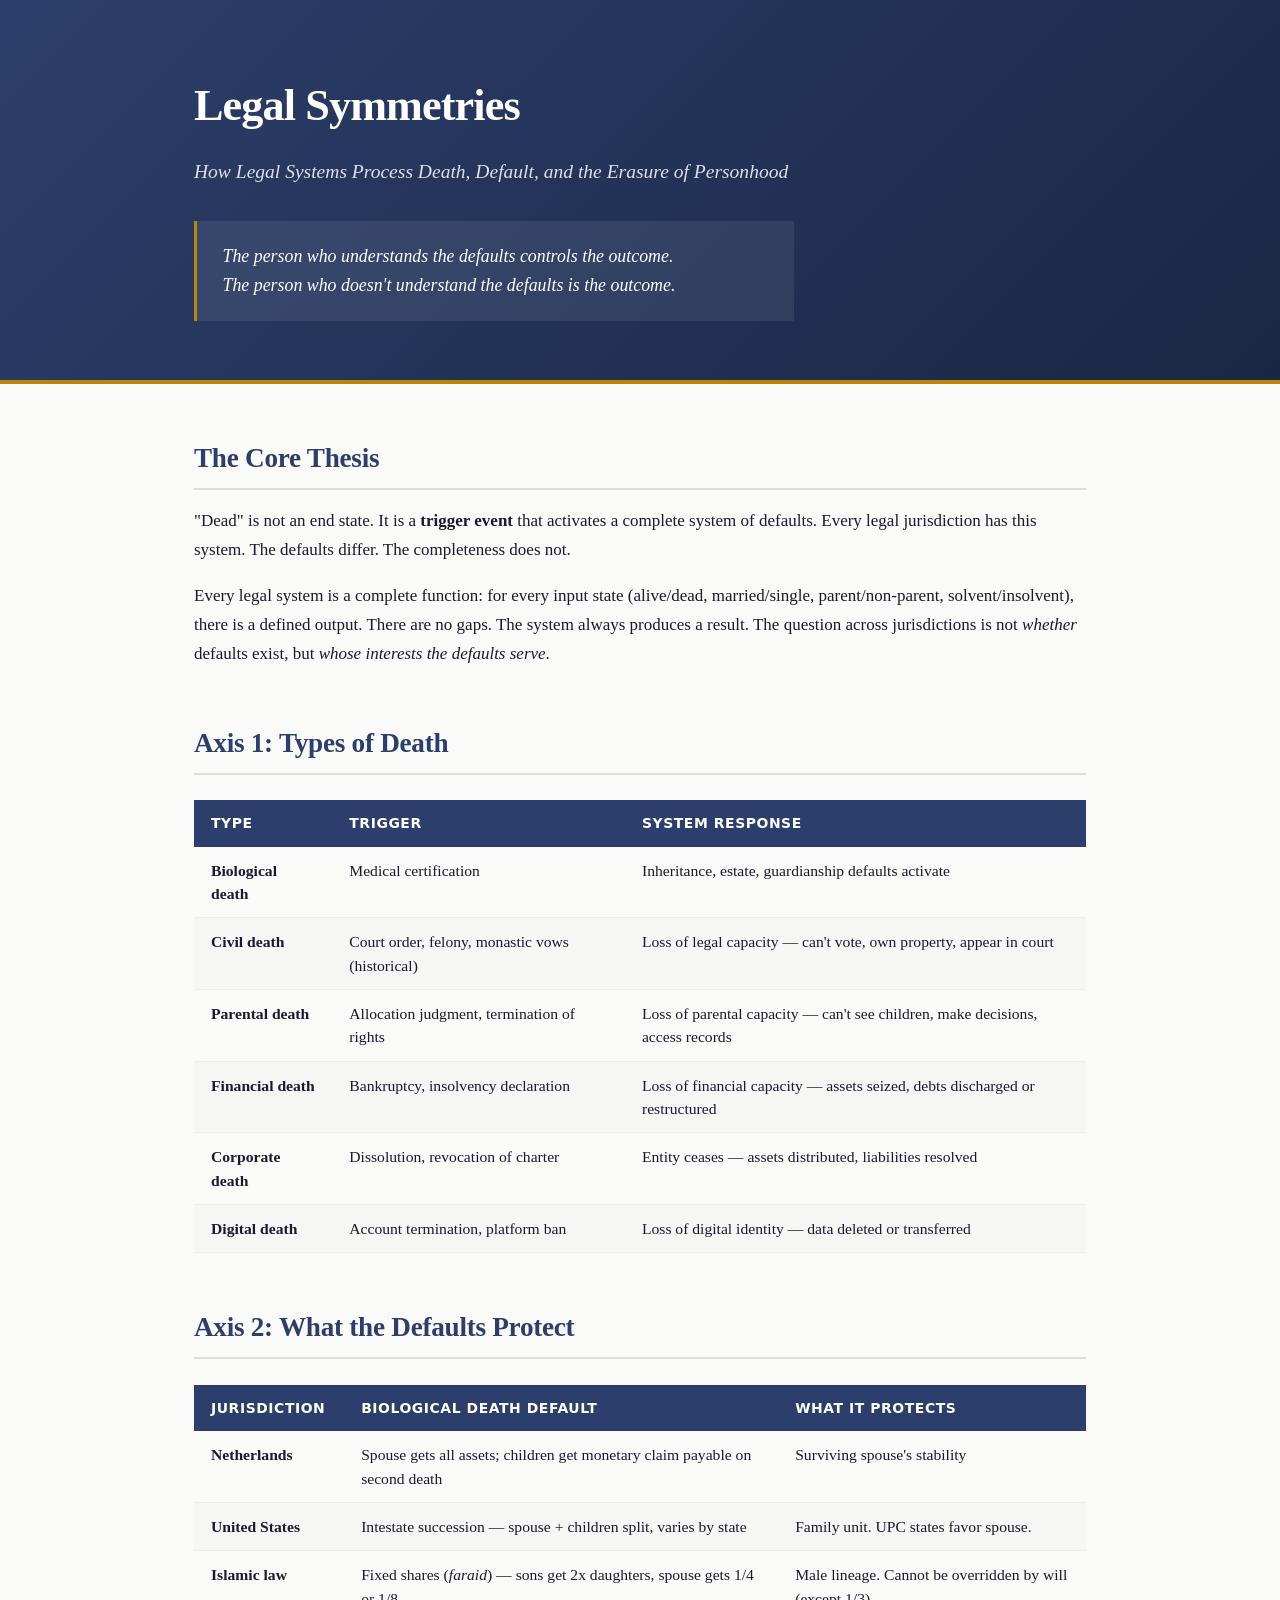
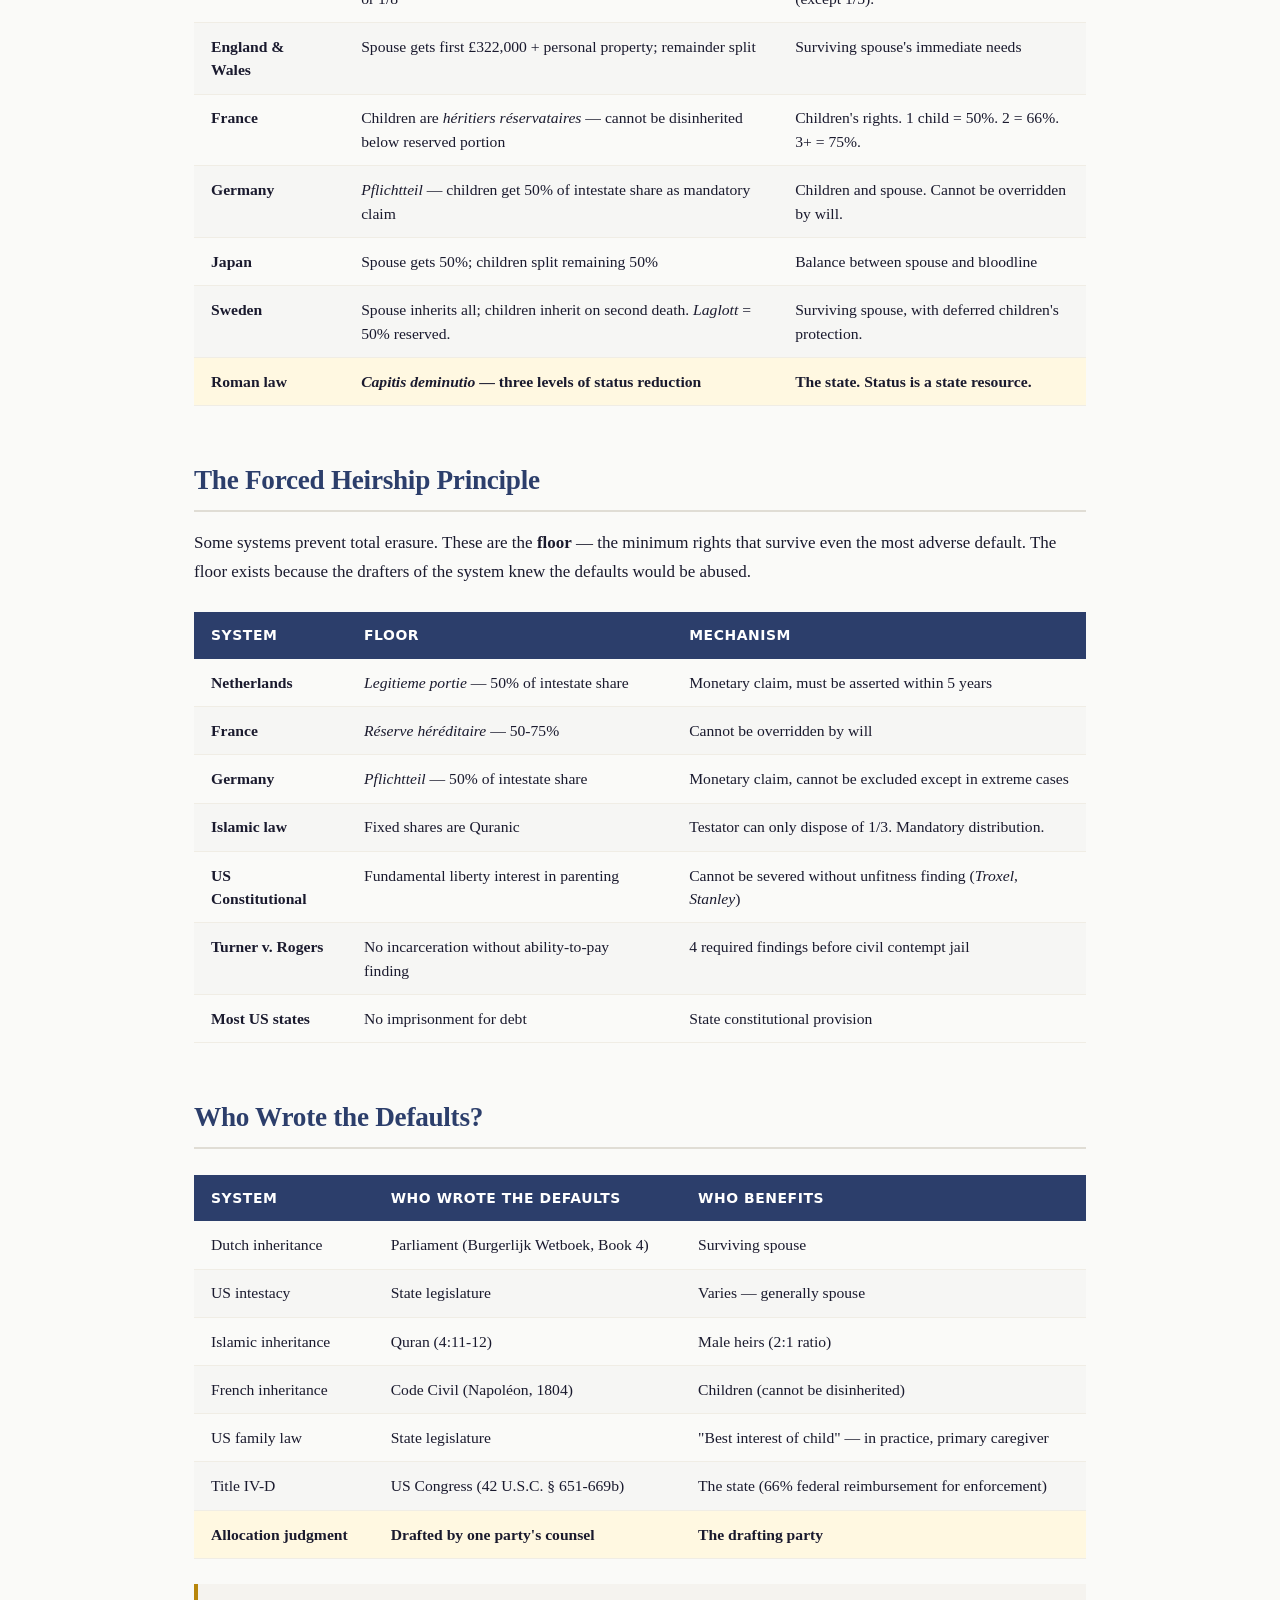
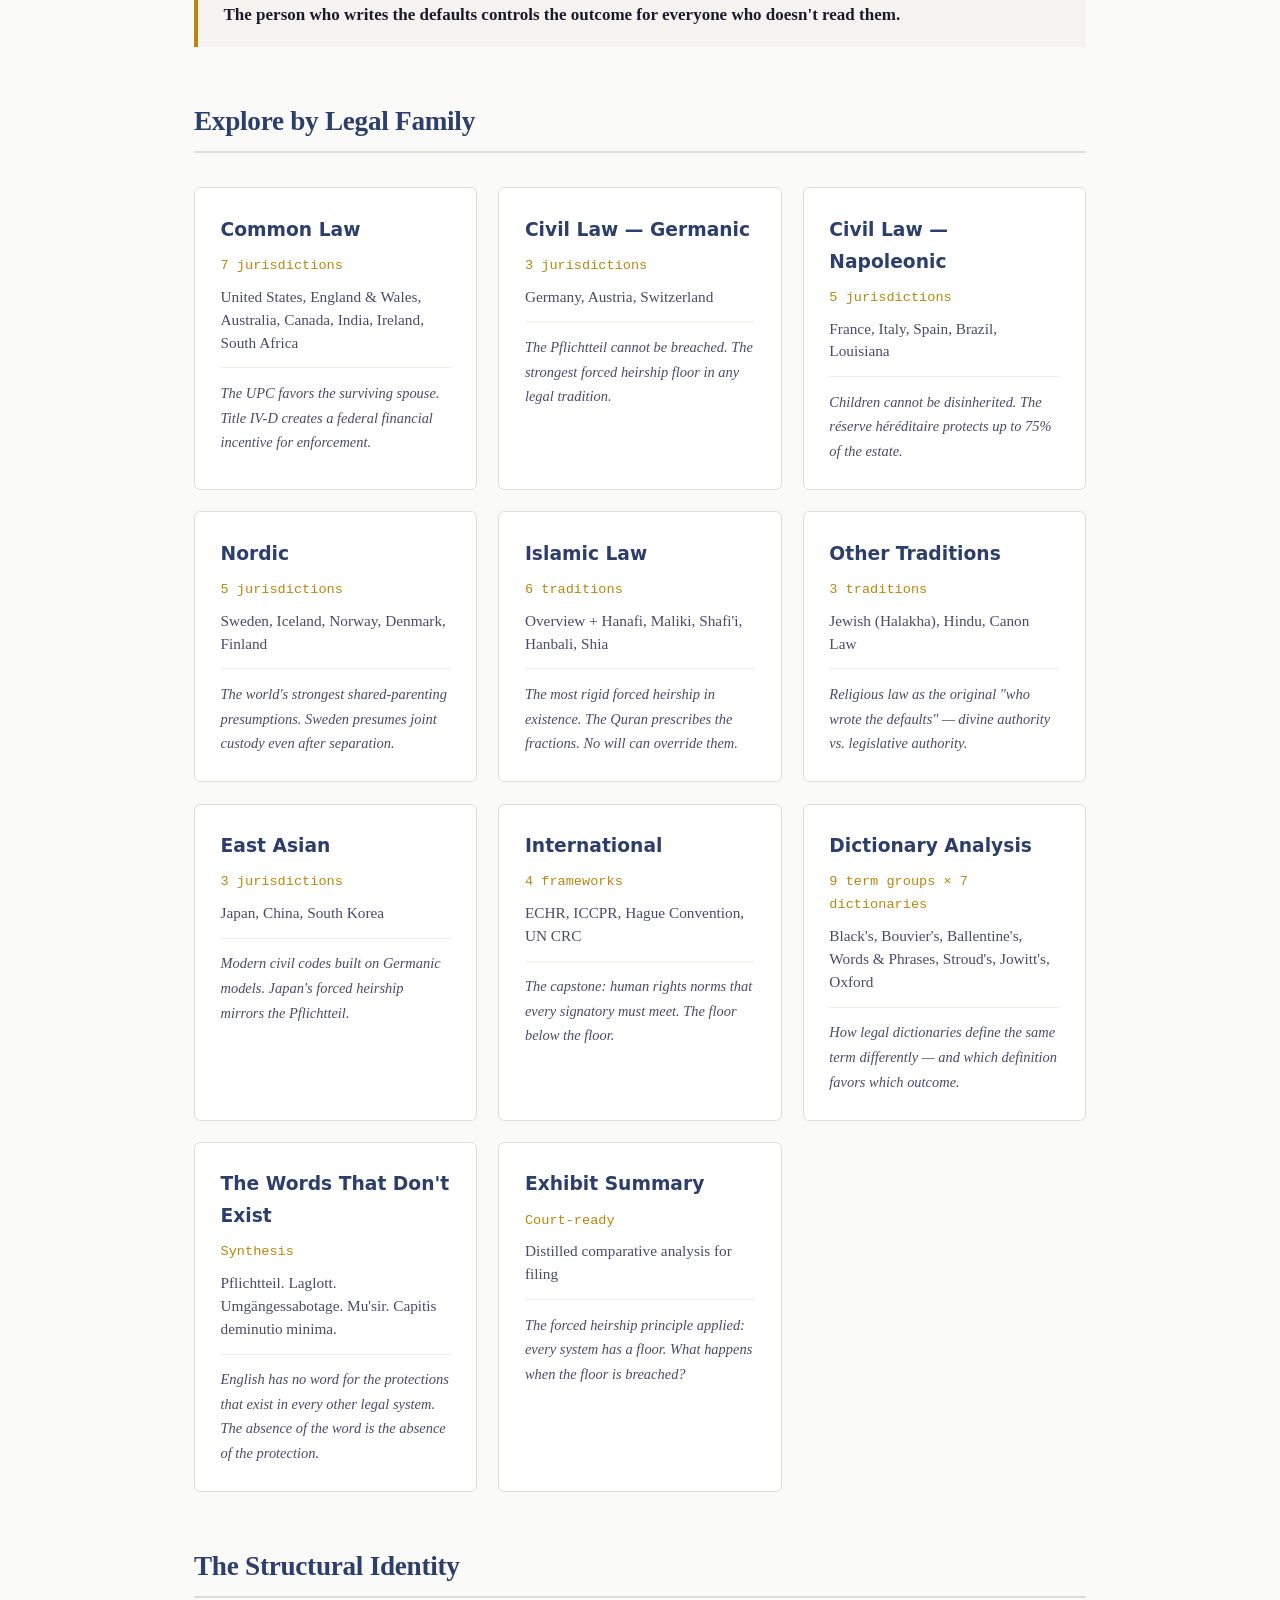
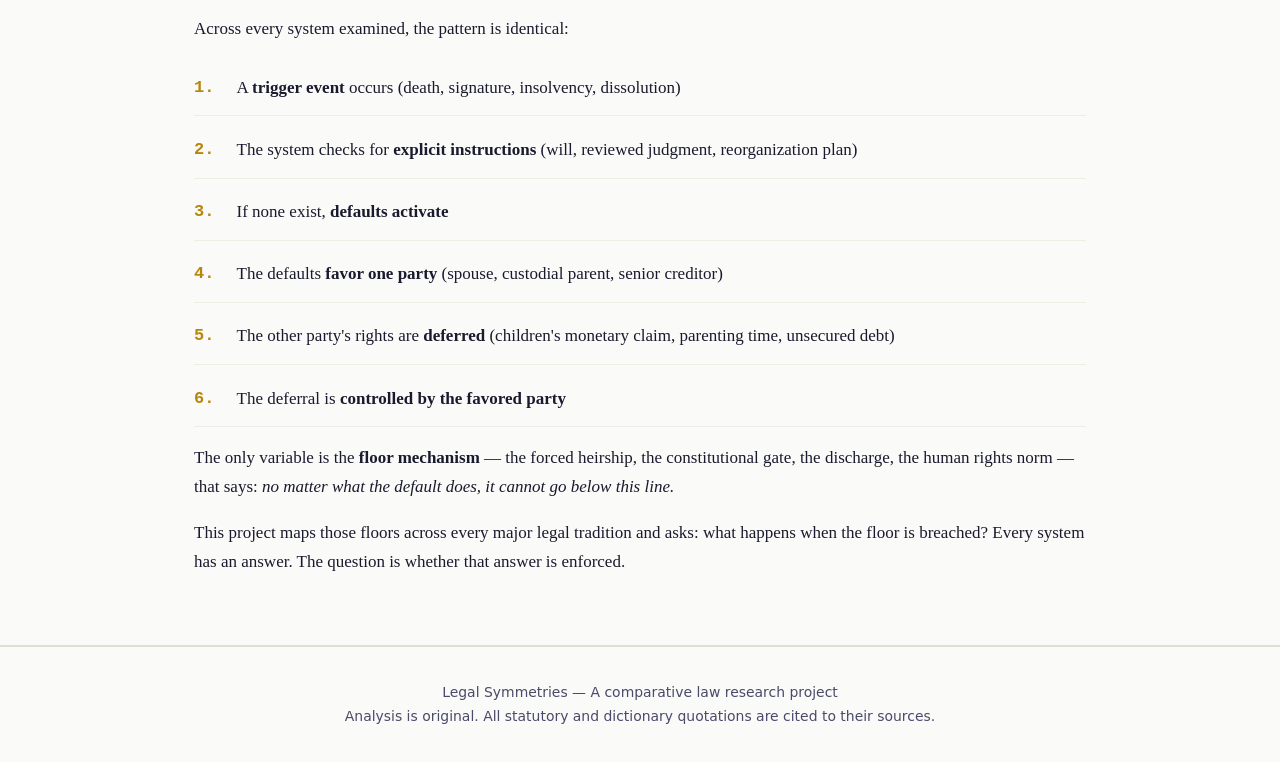
<file: docs/index.html>
<!DOCTYPE html>
<html lang="en">
<head>
  <meta charset="UTF-8">
  <meta name="viewport" content="width=device-width, initial-scale=1.0">
  <title>Legal Symmetries — Death, Default, and the Erasure of Personhood</title>
  <link rel="stylesheet" href="assets/style.css">
</head>
<body>

<header class="hero">
  <div class="container">
    <h1>Legal Symmetries</h1>
    <p class="subtitle">How Legal Systems Process Death, Default, and the Erasure of Personhood</p>
    <div class="epigraph">
      The person who understands the defaults controls the outcome.<br>
      The person who doesn't understand the defaults <em>is</em> the outcome.
    </div>
  </div>
</header>

<main class="container">

  <h2>The Core Thesis</h2>

  <p>"Dead" is not an end state. It is a <strong>trigger event</strong> that activates a complete system of defaults. Every legal jurisdiction has this system. The defaults differ. The completeness does not.</p>

  <p>Every legal system is a complete function: for every input state (alive/dead, married/single, parent/non-parent, solvent/insolvent), there is a defined output. There are no gaps. The system always produces a result. The question across jurisdictions is not <em>whether</em> defaults exist, but <em>whose interests the defaults serve</em>.</p>

  <h2>Axis 1: Types of Death</h2>

  <table>
    <thead>
      <tr><th>Type</th><th>Trigger</th><th>System Response</th></tr>
    </thead>
    <tbody>
      <tr><td><strong>Biological death</strong></td><td>Medical certification</td><td>Inheritance, estate, guardianship defaults activate</td></tr>
      <tr><td><strong>Civil death</strong></td><td>Court order, felony, monastic vows (historical)</td><td>Loss of legal capacity — can't vote, own property, appear in court</td></tr>
      <tr><td><strong>Parental death</strong></td><td>Allocation judgment, termination of rights</td><td>Loss of parental capacity — can't see children, make decisions, access records</td></tr>
      <tr><td><strong>Financial death</strong></td><td>Bankruptcy, insolvency declaration</td><td>Loss of financial capacity — assets seized, debts discharged or restructured</td></tr>
      <tr><td><strong>Corporate death</strong></td><td>Dissolution, revocation of charter</td><td>Entity ceases — assets distributed, liabilities resolved</td></tr>
      <tr><td><strong>Digital death</strong></td><td>Account termination, platform ban</td><td>Loss of digital identity — data deleted or transferred</td></tr>
    </tbody>
  </table>

  <h2>Axis 2: What the Defaults Protect</h2>

  <table>
    <thead>
      <tr><th>Jurisdiction</th><th>Biological Death Default</th><th>What It Protects</th></tr>
    </thead>
    <tbody>
      <tr><td><strong>Netherlands</strong></td><td>Spouse gets all assets; children get monetary claim payable on second death</td><td>Surviving spouse's stability</td></tr>
      <tr><td><strong>United States</strong></td><td>Intestate succession — spouse + children split, varies by state</td><td>Family unit. UPC states favor spouse.</td></tr>
      <tr><td><strong>Islamic law</strong></td><td>Fixed shares (<em>faraid</em>) — sons get 2x daughters, spouse gets 1/4 or 1/8</td><td>Male lineage. Cannot be overridden by will (except 1/3).</td></tr>
      <tr><td><strong>England &amp; Wales</strong></td><td>Spouse gets first £322,000 + personal property; remainder split</td><td>Surviving spouse's immediate needs</td></tr>
      <tr><td><strong>France</strong></td><td>Children are <em>héritiers réservataires</em> — cannot be disinherited below reserved portion</td><td>Children's rights. 1 child = 50%. 2 = 66%. 3+ = 75%.</td></tr>
      <tr><td><strong>Germany</strong></td><td><em>Pflichtteil</em> — children get 50% of intestate share as mandatory claim</td><td>Children and spouse. Cannot be overridden by will.</td></tr>
      <tr><td><strong>Japan</strong></td><td>Spouse gets 50%; children split remaining 50%</td><td>Balance between spouse and bloodline</td></tr>
      <tr><td><strong>Sweden</strong></td><td>Spouse inherits all; children inherit on second death. <em>Laglott</em> = 50% reserved.</td><td>Surviving spouse, with deferred children's protection.</td></tr>
      <tr class="highlight"><td><strong>Roman law</strong></td><td><em>Capitis deminutio</em> — three levels of status reduction</td><td>The state. Status is a state resource.</td></tr>
    </tbody>
  </table>

  <h2>The Forced Heirship Principle</h2>

  <p>Some systems prevent total erasure. These are the <strong>floor</strong> — the minimum rights that survive even the most adverse default. The floor exists because the drafters of the system knew the defaults would be abused.</p>

  <table>
    <thead>
      <tr><th>System</th><th>Floor</th><th>Mechanism</th></tr>
    </thead>
    <tbody>
      <tr><td><strong>Netherlands</strong></td><td><em>Legitieme portie</em> — 50% of intestate share</td><td>Monetary claim, must be asserted within 5 years</td></tr>
      <tr><td><strong>France</strong></td><td><em>Réserve héréditaire</em> — 50-75%</td><td>Cannot be overridden by will</td></tr>
      <tr><td><strong>Germany</strong></td><td><em>Pflichtteil</em> — 50% of intestate share</td><td>Monetary claim, cannot be excluded except in extreme cases</td></tr>
      <tr><td><strong>Islamic law</strong></td><td>Fixed shares are Quranic</td><td>Testator can only dispose of 1/3. Mandatory distribution.</td></tr>
      <tr><td><strong>US Constitutional</strong></td><td>Fundamental liberty interest in parenting</td><td>Cannot be severed without unfitness finding (<em>Troxel</em>, <em>Stanley</em>)</td></tr>
      <tr><td><strong>Turner v. Rogers</strong></td><td>No incarceration without ability-to-pay finding</td><td>4 required findings before civil contempt jail</td></tr>
      <tr><td><strong>Most US states</strong></td><td>No imprisonment for debt</td><td>State constitutional provision</td></tr>
    </tbody>
  </table>

  <h2>Who Wrote the Defaults?</h2>

  <table>
    <thead>
      <tr><th>System</th><th>Who Wrote the Defaults</th><th>Who Benefits</th></tr>
    </thead>
    <tbody>
      <tr><td>Dutch inheritance</td><td>Parliament (Burgerlijk Wetboek, Book 4)</td><td>Surviving spouse</td></tr>
      <tr><td>US intestacy</td><td>State legislature</td><td>Varies — generally spouse</td></tr>
      <tr><td>Islamic inheritance</td><td>Quran (4:11-12)</td><td>Male heirs (2:1 ratio)</td></tr>
      <tr><td>French inheritance</td><td>Code Civil (Napoléon, 1804)</td><td>Children (cannot be disinherited)</td></tr>
      <tr><td>US family law</td><td>State legislature</td><td>"Best interest of child" — in practice, primary caregiver</td></tr>
      <tr><td>Title IV-D</td><td>US Congress (42 U.S.C. § 651-669b)</td><td>The state (66% federal reimbursement for enforcement)</td></tr>
      <tr class="highlight"><td>Allocation judgment</td><td>Drafted by one party's counsel</td><td>The drafting party</td></tr>
    </tbody>
  </table>

  <blockquote>
    <strong>The person who writes the defaults controls the outcome for everyone who doesn't read them.</strong>
  </blockquote>

  <h2>Explore by Legal Family</h2>

  <div class="card-grid">
    <a class="card" href="common-law.html">
      <div class="card-title">Common Law</div>
      <div class="card-count">7 jurisdictions</div>
      <div class="card-desc">United States, England & Wales, Australia, Canada, India, Ireland, South Africa</div>
      <div class="card-insight">The UPC favors the surviving spouse. Title IV-D creates a federal financial incentive for enforcement.</div>
    </a>

    <a class="card" href="civil-germanic.html">
      <div class="card-title">Civil Law — Germanic</div>
      <div class="card-count">3 jurisdictions</div>
      <div class="card-desc">Germany, Austria, Switzerland</div>
      <div class="card-insight">The Pflichtteil cannot be breached. The strongest forced heirship floor in any legal tradition.</div>
    </a>

    <a class="card" href="civil-napoleonic.html">
      <div class="card-title">Civil Law — Napoleonic</div>
      <div class="card-count">5 jurisdictions</div>
      <div class="card-desc">France, Italy, Spain, Brazil, Louisiana</div>
      <div class="card-insight">Children cannot be disinherited. The réserve héréditaire protects up to 75% of the estate.</div>
    </a>

    <a class="card" href="nordic.html">
      <div class="card-title">Nordic</div>
      <div class="card-count">5 jurisdictions</div>
      <div class="card-desc">Sweden, Iceland, Norway, Denmark, Finland</div>
      <div class="card-insight">The world's strongest shared-parenting presumptions. Sweden presumes joint custody even after separation.</div>
    </a>

    <a class="card" href="islamic.html">
      <div class="card-title">Islamic Law</div>
      <div class="card-count">6 traditions</div>
      <div class="card-desc">Overview + Hanafi, Maliki, Shafi'i, Hanbali, Shia</div>
      <div class="card-insight">The most rigid forced heirship in existence. The Quran prescribes the fractions. No will can override them.</div>
    </a>

    <a class="card" href="other-traditions.html">
      <div class="card-title">Other Traditions</div>
      <div class="card-count">3 traditions</div>
      <div class="card-desc">Jewish (Halakha), Hindu, Canon Law</div>
      <div class="card-insight">Religious law as the original "who wrote the defaults" — divine authority vs. legislative authority.</div>
    </a>

    <a class="card" href="east-asian.html">
      <div class="card-title">East Asian</div>
      <div class="card-count">3 jurisdictions</div>
      <div class="card-desc">Japan, China, South Korea</div>
      <div class="card-insight">Modern civil codes built on Germanic models. Japan's forced heirship mirrors the Pflichtteil.</div>
    </a>

    <a class="card" href="international.html">
      <div class="card-title">International</div>
      <div class="card-count">4 frameworks</div>
      <div class="card-desc">ECHR, ICCPR, Hague Convention, UN CRC</div>
      <div class="card-insight">The capstone: human rights norms that every signatory must meet. The floor below the floor.</div>
    </a>

    <a class="card" href="dictionary.html">
      <div class="card-title">Dictionary Analysis</div>
      <div class="card-count">9 term groups × 7 dictionaries</div>
      <div class="card-desc">Black's, Bouvier's, Ballentine's, Words & Phrases, Stroud's, Jowitt's, Oxford</div>
      <div class="card-insight">How legal dictionaries define the same term differently — and which definition favors which outcome.</div>
    </a>

    <a class="card" href="missing-words.html">
      <div class="card-title">The Words That Don't Exist</div>
      <div class="card-count">Synthesis</div>
      <div class="card-desc">Pflichtteil. Laglott. Umgängessabotage. Mu'sir. Capitis deminutio minima.</div>
      <div class="card-insight">English has no word for the protections that exist in every other legal system. The absence of the word is the absence of the protection.</div>
    </a>

    <a class="card" href="exhibit.html">
      <div class="card-title">Exhibit Summary</div>
      <div class="card-count">Court-ready</div>
      <div class="card-desc">Distilled comparative analysis for filing</div>
      <div class="card-insight">The forced heirship principle applied: every system has a floor. What happens when the floor is breached?</div>
    </a>
  </div>

  <h2>The Structural Identity</h2>

  <p>Across every system examined, the pattern is identical:</p>

  <ol class="axiom-list">
    <li>A <strong>trigger event</strong> occurs (death, signature, insolvency, dissolution)</li>
    <li>The system checks for <strong>explicit instructions</strong> (will, reviewed judgment, reorganization plan)</li>
    <li>If none exist, <strong>defaults activate</strong></li>
    <li>The defaults <strong>favor one party</strong> (spouse, custodial parent, senior creditor)</li>
    <li>The other party's rights are <strong>deferred</strong> (children's monetary claim, parenting time, unsecured debt)</li>
    <li>The deferral is <strong>controlled by the favored party</strong></li>
  </ol>

  <p>The only variable is the <strong>floor mechanism</strong> — the forced heirship, the constitutional gate, the discharge, the human rights norm — that says: <em>no matter what the default does, it cannot go below this line.</em></p>

  <p>This project maps those floors across every major legal tradition and asks: what happens when the floor is breached? Every system has an answer. The question is whether that answer is enforced.</p>

</main>

<footer class="footer">
  <div class="container">
    Legal Symmetries — A comparative law research project<br>
    Analysis is original. All statutory and dictionary quotations are cited to their sources.
  </div>
</footer>

</body>
</html>
</file>
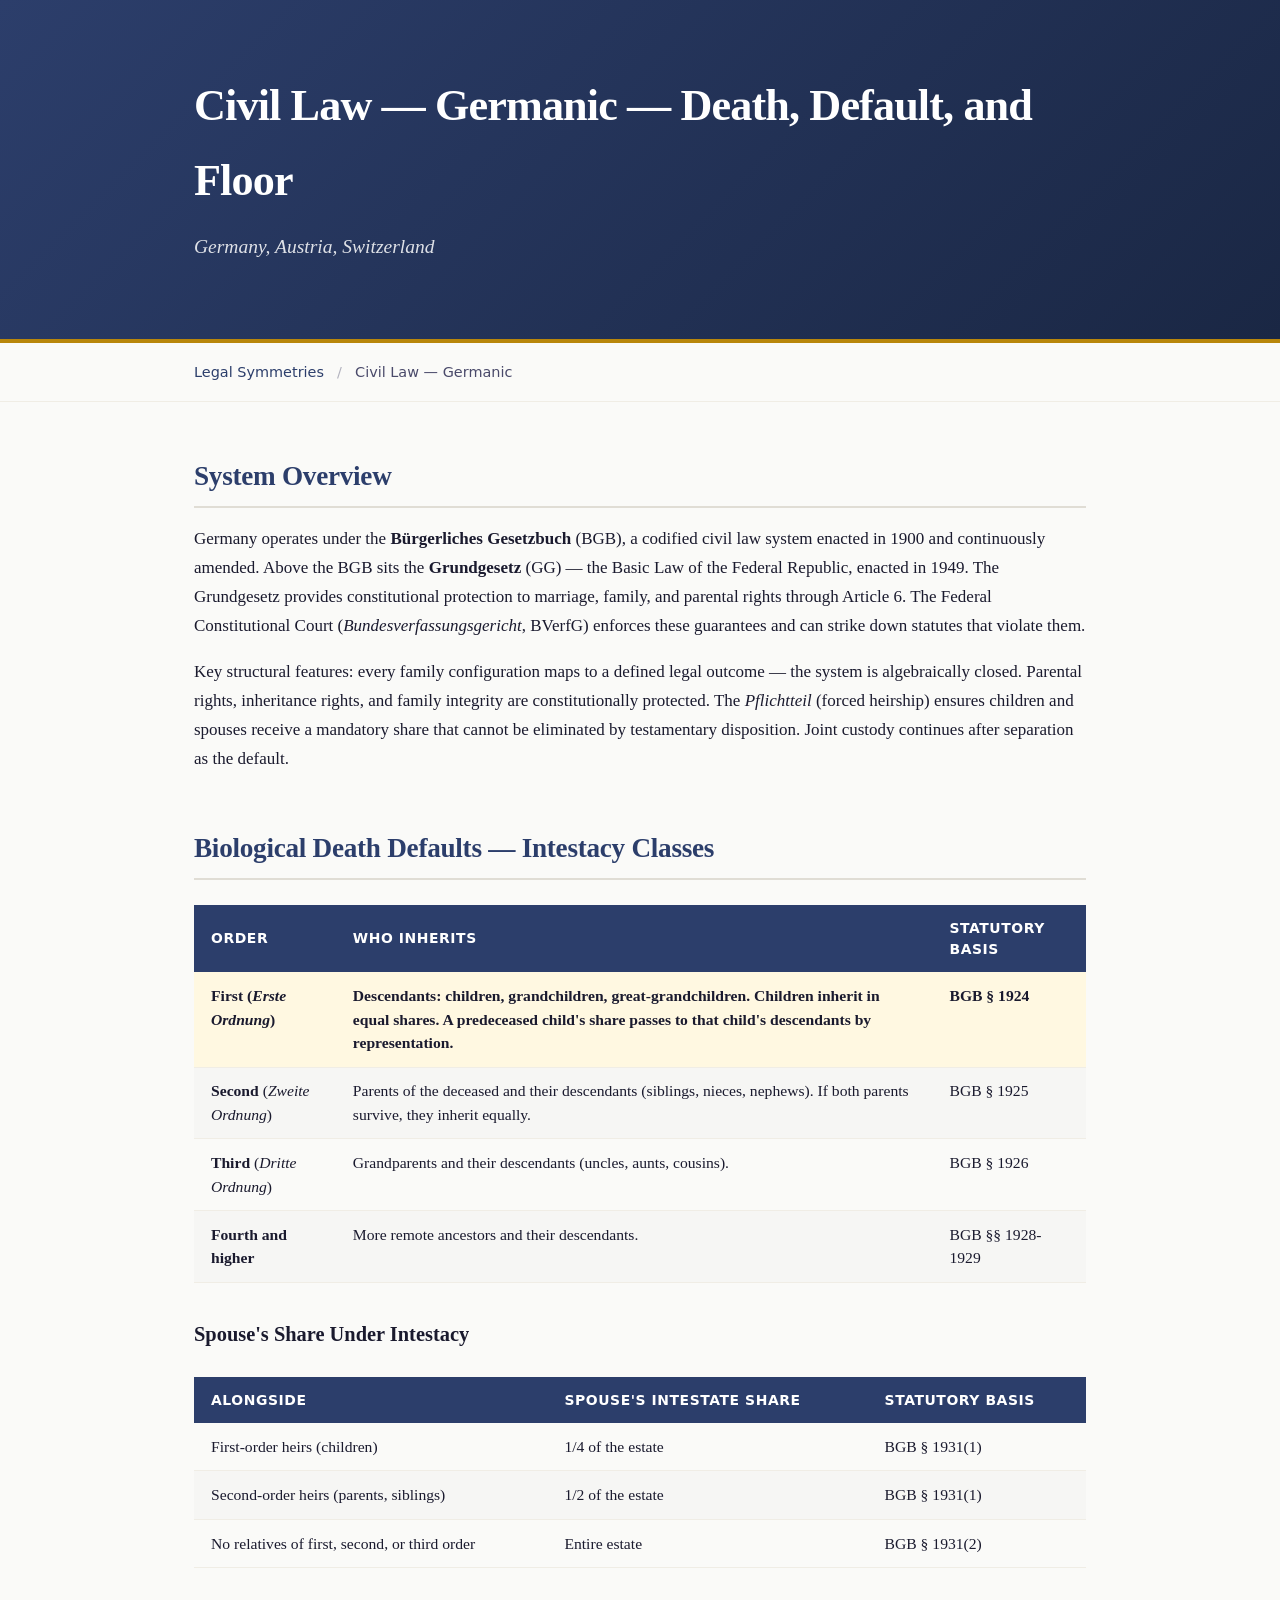
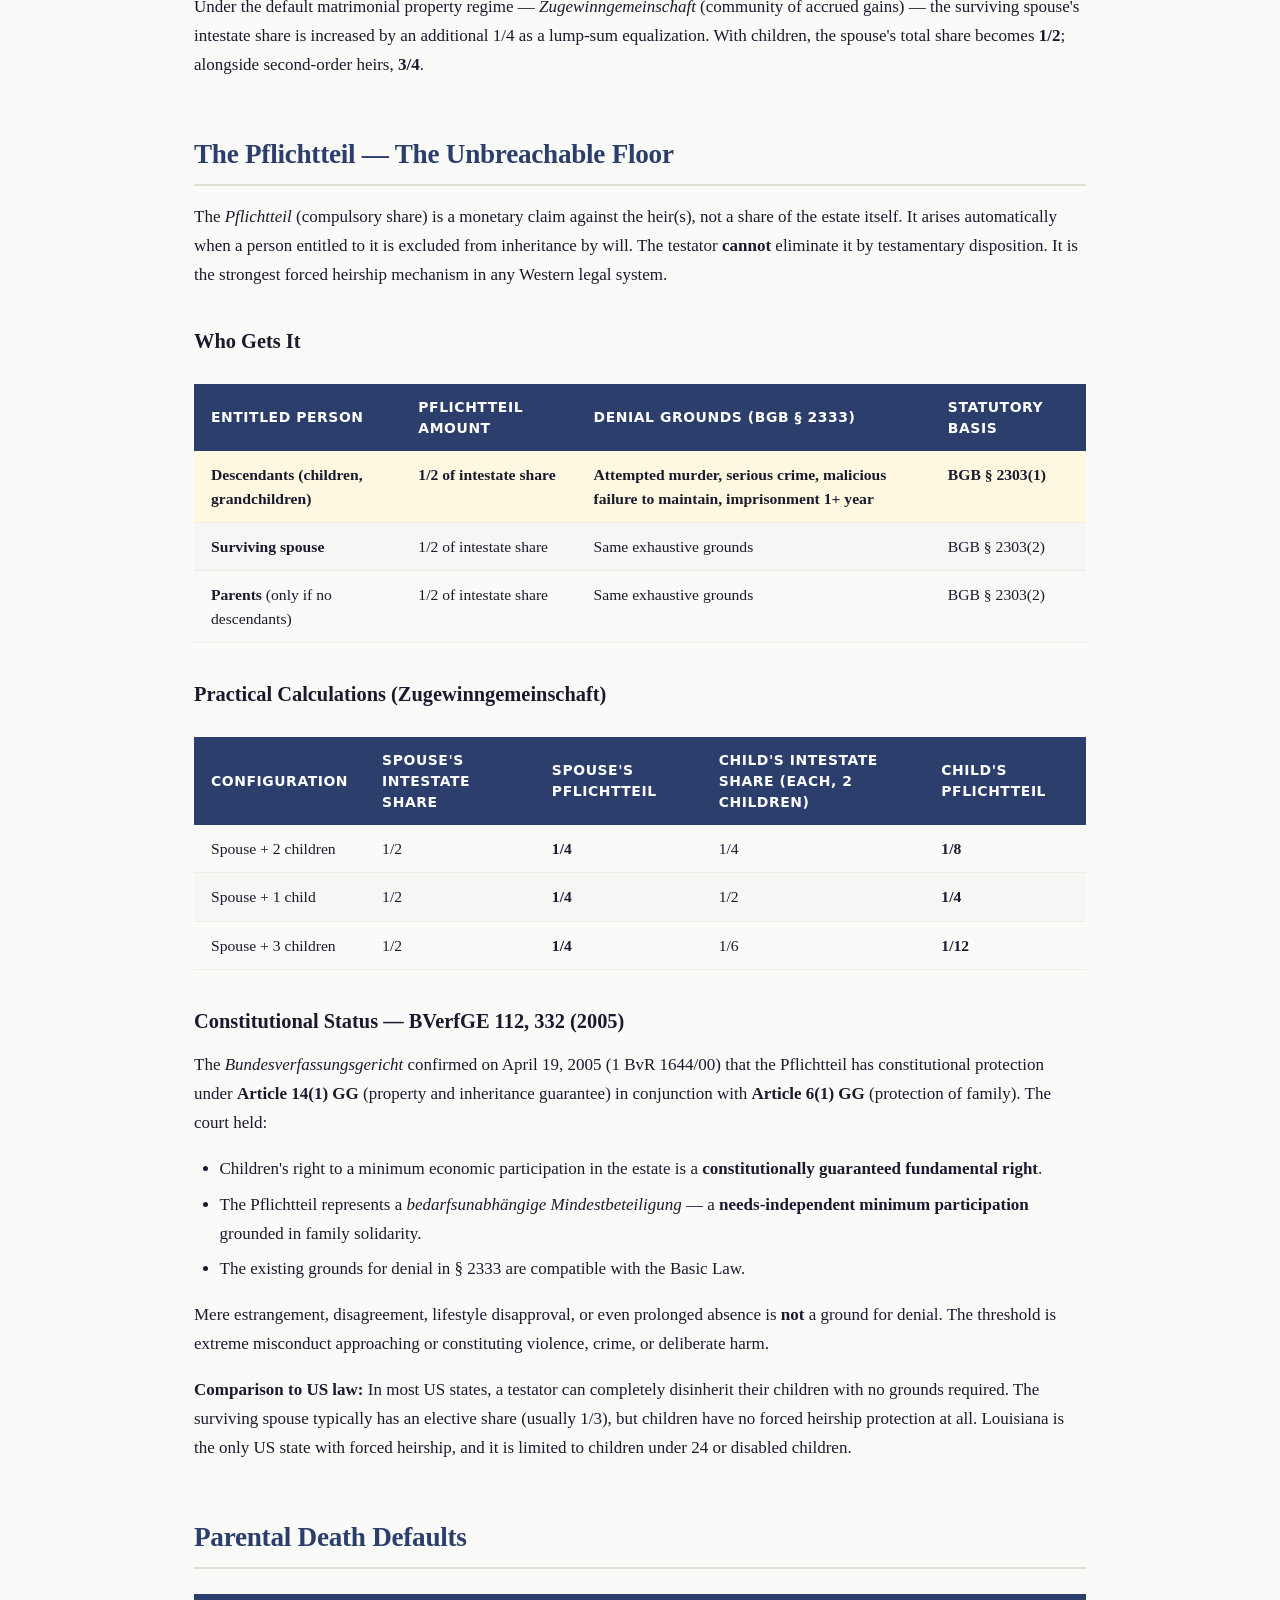
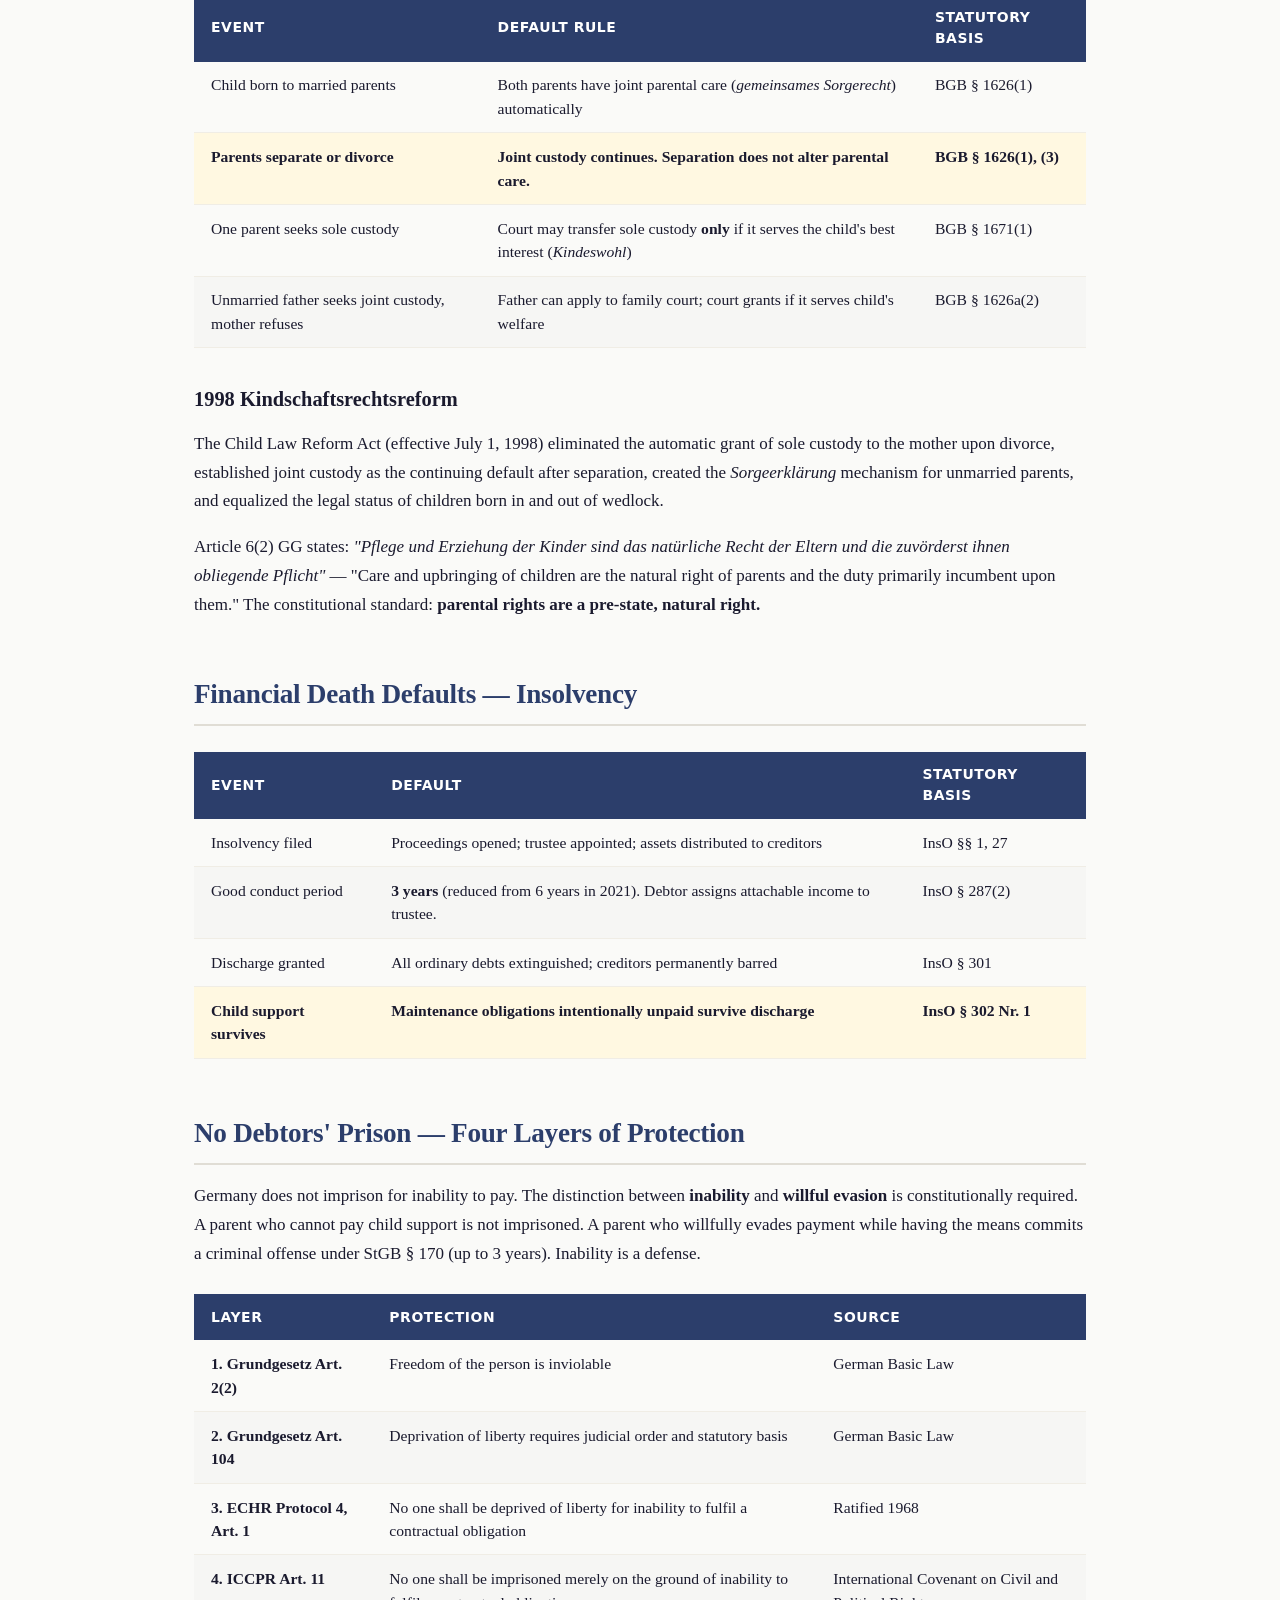
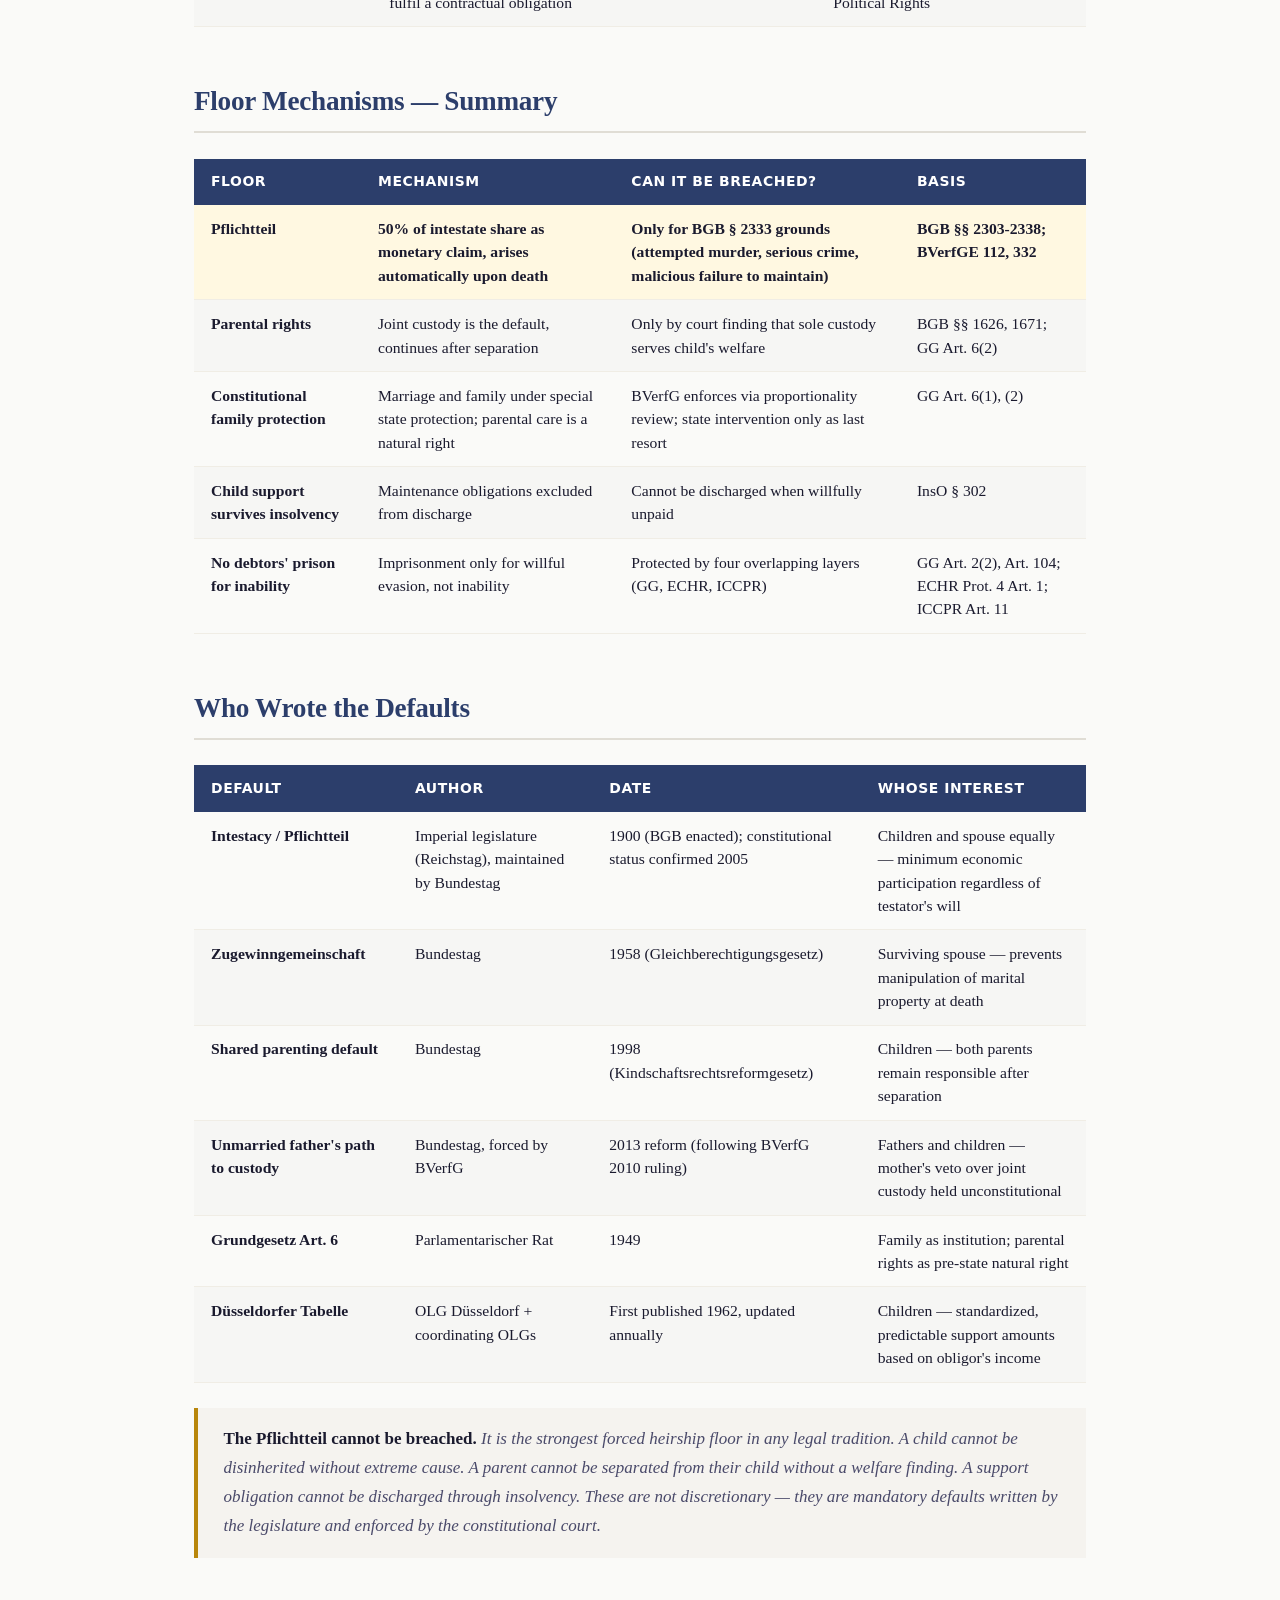
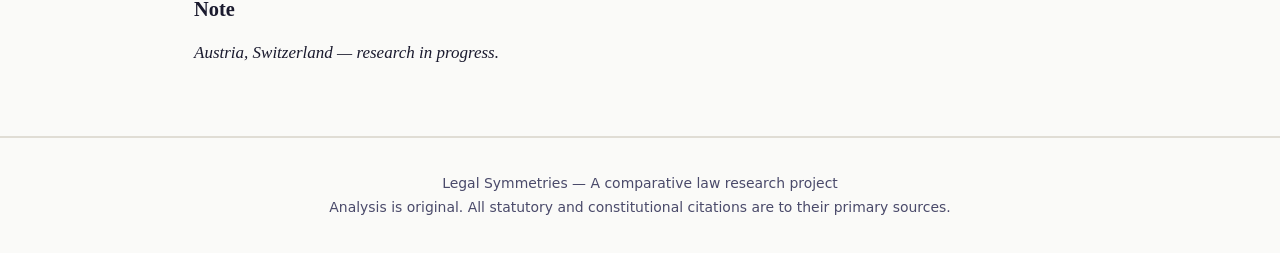
<file: docs/civil-germanic.html>
<!DOCTYPE html>
<html lang="en">
<head>
  <meta charset="UTF-8">
  <meta name="viewport" content="width=device-width, initial-scale=1.0">
  <title>Civil Law — Germanic — Death, Default, and Floor</title>
  <link rel="stylesheet" href="assets/style.css">
</head>
<body>

<header class="hero">
  <div class="container">
    <h1>Civil Law &mdash; Germanic &mdash; Death, Default, and Floor</h1>
    <p class="subtitle">Germany, Austria, Switzerland</p>
  </div>
</header>

<div class="breadcrumb">
  <div class="container">
    <a href="index.html">Legal Symmetries</a>
    <span class="sep">/</span>
    Civil Law &mdash; Germanic
  </div>
</div>

<main class="container">

  <h2>System Overview</h2>

  <p>Germany operates under the <strong>B&uuml;rgerliches Gesetzbuch</strong> (BGB), a codified civil law system enacted in 1900 and continuously amended. Above the BGB sits the <strong>Grundgesetz</strong> (GG) &mdash; the Basic Law of the Federal Republic, enacted in 1949. The Grundgesetz provides constitutional protection to marriage, family, and parental rights through Article 6. The Federal Constitutional Court (<em>Bundesverfassungsgericht</em>, BVerfG) enforces these guarantees and can strike down statutes that violate them.</p>

  <p>Key structural features: every family configuration maps to a defined legal outcome &mdash; the system is algebraically closed. Parental rights, inheritance rights, and family integrity are constitutionally protected. The <em>Pflichtteil</em> (forced heirship) ensures children and spouses receive a mandatory share that cannot be eliminated by testamentary disposition. Joint custody continues after separation as the default.</p>

  <h2>Biological Death Defaults &mdash; Intestacy Classes</h2>

  <table>
    <thead>
      <tr>
        <th>Order</th>
        <th>Who Inherits</th>
        <th>Statutory Basis</th>
      </tr>
    </thead>
    <tbody>
      <tr class="highlight">
        <td><strong>First</strong> (<em>Erste Ordnung</em>)</td>
        <td>Descendants: children, grandchildren, great-grandchildren. Children inherit in equal shares. A predeceased child's share passes to that child's descendants by representation.</td>
        <td>BGB &sect; 1924</td>
      </tr>
      <tr>
        <td><strong>Second</strong> (<em>Zweite Ordnung</em>)</td>
        <td>Parents of the deceased and their descendants (siblings, nieces, nephews). If both parents survive, they inherit equally.</td>
        <td>BGB &sect; 1925</td>
      </tr>
      <tr>
        <td><strong>Third</strong> (<em>Dritte Ordnung</em>)</td>
        <td>Grandparents and their descendants (uncles, aunts, cousins).</td>
        <td>BGB &sect; 1926</td>
      </tr>
      <tr>
        <td><strong>Fourth and higher</strong></td>
        <td>More remote ancestors and their descendants.</td>
        <td>BGB &sect;&sect; 1928-1929</td>
      </tr>
    </tbody>
  </table>

  <h3>Spouse's Share Under Intestacy</h3>

  <table>
    <thead>
      <tr>
        <th>Alongside</th>
        <th>Spouse's Intestate Share</th>
        <th>Statutory Basis</th>
      </tr>
    </thead>
    <tbody>
      <tr>
        <td>First-order heirs (children)</td>
        <td>1/4 of the estate</td>
        <td>BGB &sect; 1931(1)</td>
      </tr>
      <tr>
        <td>Second-order heirs (parents, siblings)</td>
        <td>1/2 of the estate</td>
        <td>BGB &sect; 1931(1)</td>
      </tr>
      <tr>
        <td>No relatives of first, second, or third order</td>
        <td>Entire estate</td>
        <td>BGB &sect; 1931(2)</td>
      </tr>
    </tbody>
  </table>

  <p>Under the default matrimonial property regime &mdash; <em>Zugewinngemeinschaft</em> (community of accrued gains) &mdash; the surviving spouse's intestate share is increased by an additional 1/4 as a lump-sum equalization. With children, the spouse's total share becomes <strong>1/2</strong>; alongside second-order heirs, <strong>3/4</strong>.</p>

  <h2>The Pflichtteil &mdash; The Unbreachable Floor</h2>

  <p>The <em>Pflichtteil</em> (compulsory share) is a monetary claim against the heir(s), not a share of the estate itself. It arises automatically when a person entitled to it is excluded from inheritance by will. The testator <strong>cannot</strong> eliminate it by testamentary disposition. It is the strongest forced heirship mechanism in any Western legal system.</p>

  <h3>Who Gets It</h3>

  <table>
    <thead>
      <tr>
        <th>Entitled Person</th>
        <th>Pflichtteil Amount</th>
        <th>Denial Grounds (BGB &sect; 2333)</th>
        <th>Statutory Basis</th>
      </tr>
    </thead>
    <tbody>
      <tr class="highlight">
        <td><strong>Descendants</strong> (children, grandchildren)</td>
        <td>1/2 of intestate share</td>
        <td>Attempted murder, serious crime, malicious failure to maintain, imprisonment 1+ year</td>
        <td>BGB &sect; 2303(1)</td>
      </tr>
      <tr>
        <td><strong>Surviving spouse</strong></td>
        <td>1/2 of intestate share</td>
        <td>Same exhaustive grounds</td>
        <td>BGB &sect; 2303(2)</td>
      </tr>
      <tr>
        <td><strong>Parents</strong> (only if no descendants)</td>
        <td>1/2 of intestate share</td>
        <td>Same exhaustive grounds</td>
        <td>BGB &sect; 2303(2)</td>
      </tr>
    </tbody>
  </table>

  <h3>Practical Calculations (Zugewinngemeinschaft)</h3>

  <table>
    <thead>
      <tr>
        <th>Configuration</th>
        <th>Spouse's Intestate Share</th>
        <th>Spouse's Pflichtteil</th>
        <th>Child's Intestate Share (each, 2 children)</th>
        <th>Child's Pflichtteil</th>
      </tr>
    </thead>
    <tbody>
      <tr>
        <td>Spouse + 2 children</td>
        <td>1/2</td>
        <td><strong>1/4</strong></td>
        <td>1/4</td>
        <td><strong>1/8</strong></td>
      </tr>
      <tr>
        <td>Spouse + 1 child</td>
        <td>1/2</td>
        <td><strong>1/4</strong></td>
        <td>1/2</td>
        <td><strong>1/4</strong></td>
      </tr>
      <tr>
        <td>Spouse + 3 children</td>
        <td>1/2</td>
        <td><strong>1/4</strong></td>
        <td>1/6</td>
        <td><strong>1/12</strong></td>
      </tr>
    </tbody>
  </table>

  <h3>Constitutional Status &mdash; BVerfGE 112, 332 (2005)</h3>

  <p>The <em>Bundesverfassungsgericht</em> confirmed on April 19, 2005 (1 BvR 1644/00) that the Pflichtteil has constitutional protection under <strong>Article 14(1) GG</strong> (property and inheritance guarantee) in conjunction with <strong>Article 6(1) GG</strong> (protection of family). The court held:</p>

  <ul>
    <li>Children's right to a minimum economic participation in the estate is a <strong>constitutionally guaranteed fundamental right</strong>.</li>
    <li>The Pflichtteil represents a <em>bedarfsunabh&auml;ngige Mindestbeteiligung</em> &mdash; a <strong>needs-independent minimum participation</strong> grounded in family solidarity.</li>
    <li>The existing grounds for denial in &sect; 2333 are compatible with the Basic Law.</li>
  </ul>

  <p>Mere estrangement, disagreement, lifestyle disapproval, or even prolonged absence is <strong>not</strong> a ground for denial. The threshold is extreme misconduct approaching or constituting violence, crime, or deliberate harm.</p>

  <p><strong>Comparison to US law:</strong> In most US states, a testator can completely disinherit their children with no grounds required. The surviving spouse typically has an elective share (usually 1/3), but children have no forced heirship protection at all. Louisiana is the only US state with forced heirship, and it is limited to children under 24 or disabled children.</p>

  <h2>Parental Death Defaults</h2>

  <table>
    <thead>
      <tr>
        <th>Event</th>
        <th>Default Rule</th>
        <th>Statutory Basis</th>
      </tr>
    </thead>
    <tbody>
      <tr>
        <td>Child born to married parents</td>
        <td>Both parents have joint parental care (<em>gemeinsames Sorgerecht</em>) automatically</td>
        <td>BGB &sect; 1626(1)</td>
      </tr>
      <tr class="highlight">
        <td><strong>Parents separate or divorce</strong></td>
        <td><strong>Joint custody continues.</strong> Separation does not alter parental care.</td>
        <td>BGB &sect; 1626(1), (3)</td>
      </tr>
      <tr>
        <td>One parent seeks sole custody</td>
        <td>Court may transfer sole custody <strong>only</strong> if it serves the child's best interest (<em>Kindeswohl</em>)</td>
        <td>BGB &sect; 1671(1)</td>
      </tr>
      <tr>
        <td>Unmarried father seeks joint custody, mother refuses</td>
        <td>Father can apply to family court; court grants if it serves child's welfare</td>
        <td>BGB &sect; 1626a(2)</td>
      </tr>
    </tbody>
  </table>

  <h3>1998 Kindschaftsrechtsreform</h3>

  <p>The Child Law Reform Act (effective July 1, 1998) eliminated the automatic grant of sole custody to the mother upon divorce, established joint custody as the continuing default after separation, created the <em>Sorgeerkl&auml;rung</em> mechanism for unmarried parents, and equalized the legal status of children born in and out of wedlock.</p>

  <p>Article 6(2) GG states: <em>"Pflege und Erziehung der Kinder sind das nat&uuml;rliche Recht der Eltern und die zuv&ouml;rderst ihnen obliegende Pflicht"</em> &mdash; "Care and upbringing of children are the natural right of parents and the duty primarily incumbent upon them." The constitutional standard: <strong>parental rights are a pre-state, natural right.</strong></p>

  <h2>Financial Death Defaults &mdash; Insolvency</h2>

  <table>
    <thead>
      <tr>
        <th>Event</th>
        <th>Default</th>
        <th>Statutory Basis</th>
      </tr>
    </thead>
    <tbody>
      <tr>
        <td>Insolvency filed</td>
        <td>Proceedings opened; trustee appointed; assets distributed to creditors</td>
        <td>InsO &sect;&sect; 1, 27</td>
      </tr>
      <tr>
        <td>Good conduct period</td>
        <td><strong>3 years</strong> (reduced from 6 years in 2021). Debtor assigns attachable income to trustee.</td>
        <td>InsO &sect; 287(2)</td>
      </tr>
      <tr>
        <td>Discharge granted</td>
        <td>All ordinary debts extinguished; creditors permanently barred</td>
        <td>InsO &sect; 301</td>
      </tr>
      <tr class="highlight">
        <td><strong>Child support survives</strong></td>
        <td>Maintenance obligations intentionally unpaid survive discharge</td>
        <td>InsO &sect; 302 Nr. 1</td>
      </tr>
    </tbody>
  </table>

  <h2>No Debtors' Prison &mdash; Four Layers of Protection</h2>

  <p>Germany does not imprison for inability to pay. The distinction between <strong>inability</strong> and <strong>willful evasion</strong> is constitutionally required. A parent who cannot pay child support is not imprisoned. A parent who willfully evades payment while having the means commits a criminal offense under StGB &sect; 170 (up to 3 years). Inability is a defense.</p>

  <table>
    <thead>
      <tr>
        <th>Layer</th>
        <th>Protection</th>
        <th>Source</th>
      </tr>
    </thead>
    <tbody>
      <tr>
        <td><strong>1. Grundgesetz Art. 2(2)</strong></td>
        <td>Freedom of the person is inviolable</td>
        <td>German Basic Law</td>
      </tr>
      <tr>
        <td><strong>2. Grundgesetz Art. 104</strong></td>
        <td>Deprivation of liberty requires judicial order and statutory basis</td>
        <td>German Basic Law</td>
      </tr>
      <tr>
        <td><strong>3. ECHR Protocol 4, Art. 1</strong></td>
        <td>No one shall be deprived of liberty for inability to fulfil a contractual obligation</td>
        <td>Ratified 1968</td>
      </tr>
      <tr>
        <td><strong>4. ICCPR Art. 11</strong></td>
        <td>No one shall be imprisoned merely on the ground of inability to fulfil a contractual obligation</td>
        <td>International Covenant on Civil and Political Rights</td>
      </tr>
    </tbody>
  </table>

  <h2>Floor Mechanisms &mdash; Summary</h2>

  <table>
    <thead>
      <tr>
        <th>Floor</th>
        <th>Mechanism</th>
        <th>Can It Be Breached?</th>
        <th>Basis</th>
      </tr>
    </thead>
    <tbody>
      <tr class="highlight">
        <td><strong>Pflichtteil</strong></td>
        <td>50% of intestate share as monetary claim, arises automatically upon death</td>
        <td>Only for BGB &sect; 2333 grounds (attempted murder, serious crime, malicious failure to maintain)</td>
        <td>BGB &sect;&sect; 2303-2338; BVerfGE 112, 332</td>
      </tr>
      <tr>
        <td><strong>Parental rights</strong></td>
        <td>Joint custody is the default, continues after separation</td>
        <td>Only by court finding that sole custody serves child's welfare</td>
        <td>BGB &sect;&sect; 1626, 1671; GG Art. 6(2)</td>
      </tr>
      <tr>
        <td><strong>Constitutional family protection</strong></td>
        <td>Marriage and family under special state protection; parental care is a natural right</td>
        <td>BVerfG enforces via proportionality review; state intervention only as last resort</td>
        <td>GG Art. 6(1), (2)</td>
      </tr>
      <tr>
        <td><strong>Child support survives insolvency</strong></td>
        <td>Maintenance obligations excluded from discharge</td>
        <td>Cannot be discharged when willfully unpaid</td>
        <td>InsO &sect; 302</td>
      </tr>
      <tr>
        <td><strong>No debtors' prison for inability</strong></td>
        <td>Imprisonment only for willful evasion, not inability</td>
        <td>Protected by four overlapping layers (GG, ECHR, ICCPR)</td>
        <td>GG Art. 2(2), Art. 104; ECHR Prot. 4 Art. 1; ICCPR Art. 11</td>
      </tr>
    </tbody>
  </table>

  <h2>Who Wrote the Defaults</h2>

  <table>
    <thead>
      <tr>
        <th>Default</th>
        <th>Author</th>
        <th>Date</th>
        <th>Whose Interest</th>
      </tr>
    </thead>
    <tbody>
      <tr>
        <td><strong>Intestacy / Pflichtteil</strong></td>
        <td>Imperial legislature (Reichstag), maintained by Bundestag</td>
        <td>1900 (BGB enacted); constitutional status confirmed 2005</td>
        <td>Children and spouse equally &mdash; minimum economic participation regardless of testator's will</td>
      </tr>
      <tr>
        <td><strong>Zugewinngemeinschaft</strong></td>
        <td>Bundestag</td>
        <td>1958 (Gleichberechtigungsgesetz)</td>
        <td>Surviving spouse &mdash; prevents manipulation of marital property at death</td>
      </tr>
      <tr>
        <td><strong>Shared parenting default</strong></td>
        <td>Bundestag</td>
        <td>1998 (Kindschaftsrechtsreformgesetz)</td>
        <td>Children &mdash; both parents remain responsible after separation</td>
      </tr>
      <tr>
        <td><strong>Unmarried father's path to custody</strong></td>
        <td>Bundestag, forced by BVerfG</td>
        <td>2013 reform (following BVerfG 2010 ruling)</td>
        <td>Fathers and children &mdash; mother's veto over joint custody held unconstitutional</td>
      </tr>
      <tr>
        <td><strong>Grundgesetz Art. 6</strong></td>
        <td>Parlamentarischer Rat</td>
        <td>1949</td>
        <td>Family as institution; parental rights as pre-state natural right</td>
      </tr>
      <tr>
        <td><strong>D&uuml;sseldorfer Tabelle</strong></td>
        <td>OLG D&uuml;sseldorf + coordinating OLGs</td>
        <td>First published 1962, updated annually</td>
        <td>Children &mdash; standardized, predictable support amounts based on obligor's income</td>
      </tr>
    </tbody>
  </table>

  <blockquote>
    <strong>The Pflichtteil cannot be breached.</strong> It is the strongest forced heirship floor in any legal tradition. A child cannot be disinherited without extreme cause. A parent cannot be separated from their child without a welfare finding. A support obligation cannot be discharged through insolvency. These are not discretionary &mdash; they are mandatory defaults written by the legislature and enforced by the constitutional court.
  </blockquote>

  <h3>Note</h3>
  <p><em>Austria, Switzerland &mdash; research in progress.</em></p>

</main>

<footer class="footer">
  <div class="container">
    Legal Symmetries &mdash; A comparative law research project<br>
    Analysis is original. All statutory and constitutional citations are to their primary sources.
  </div>
</footer>

</body>
</html>
</file>
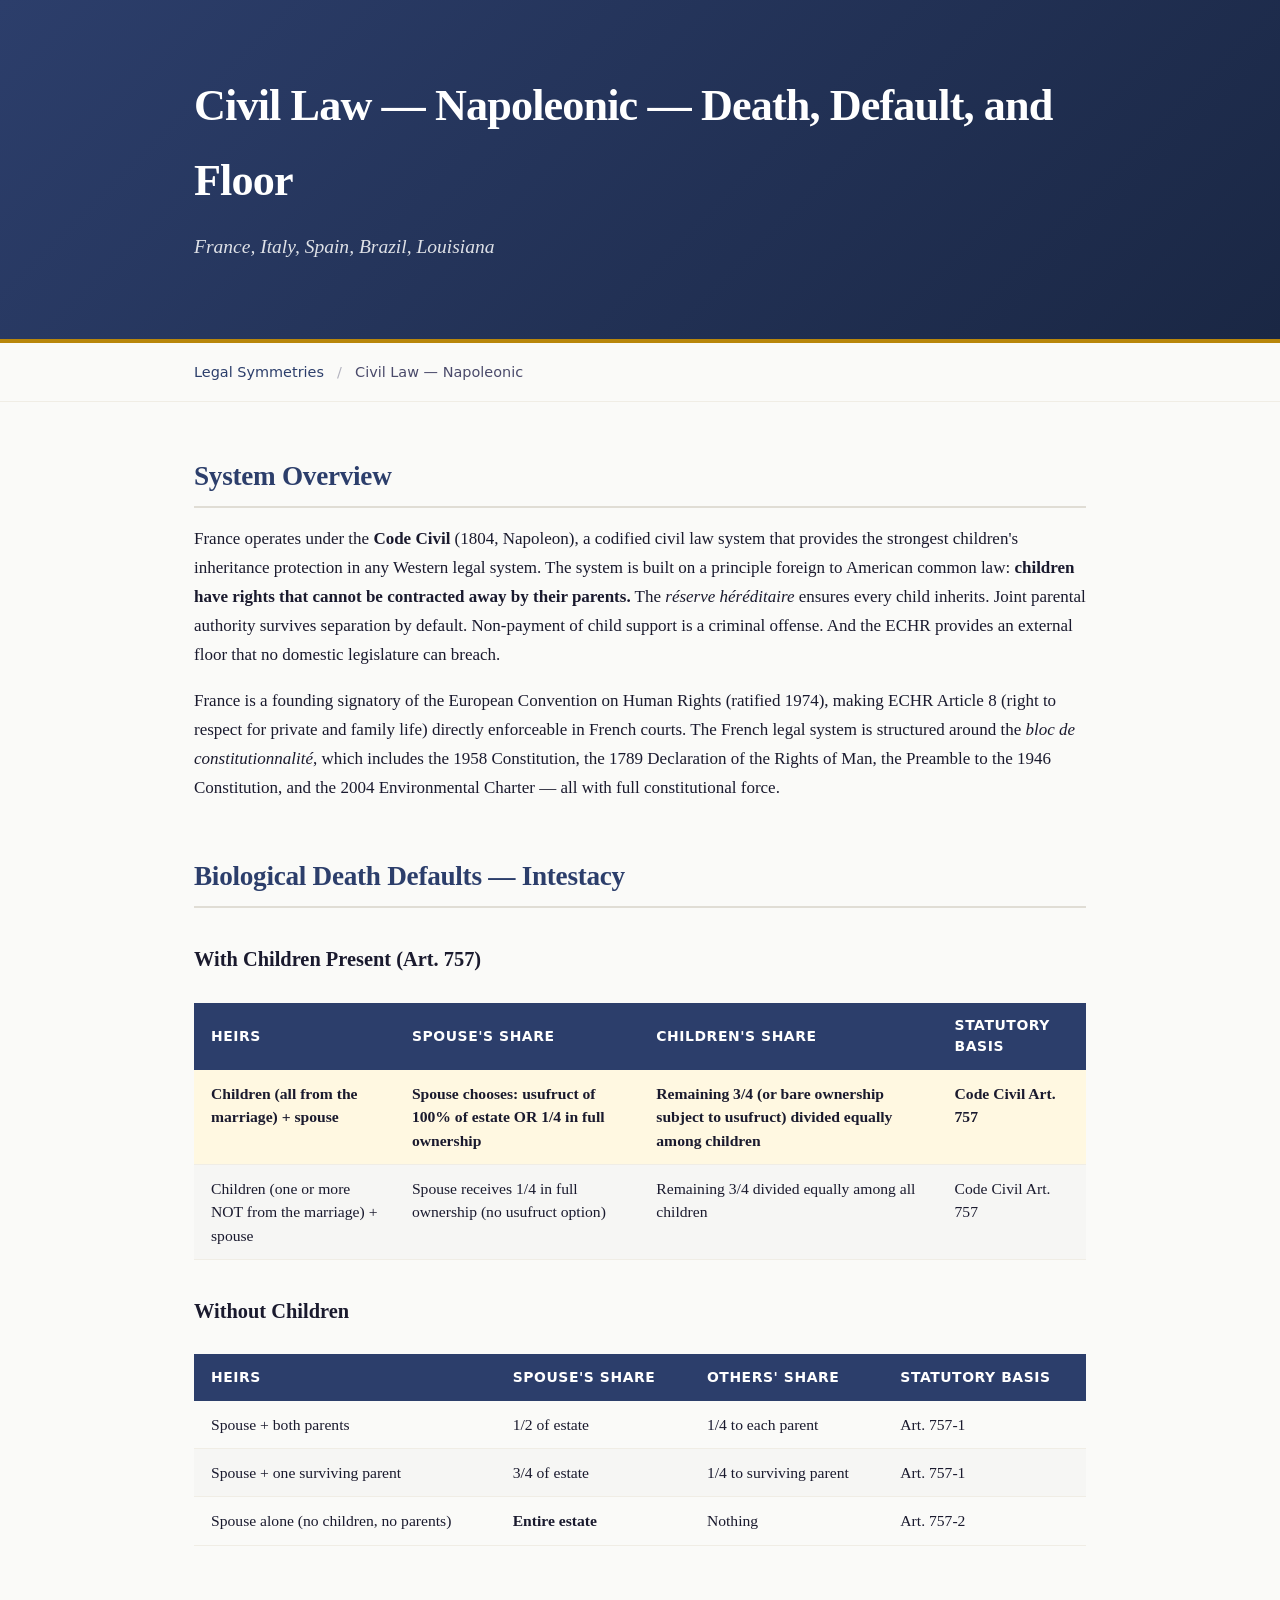
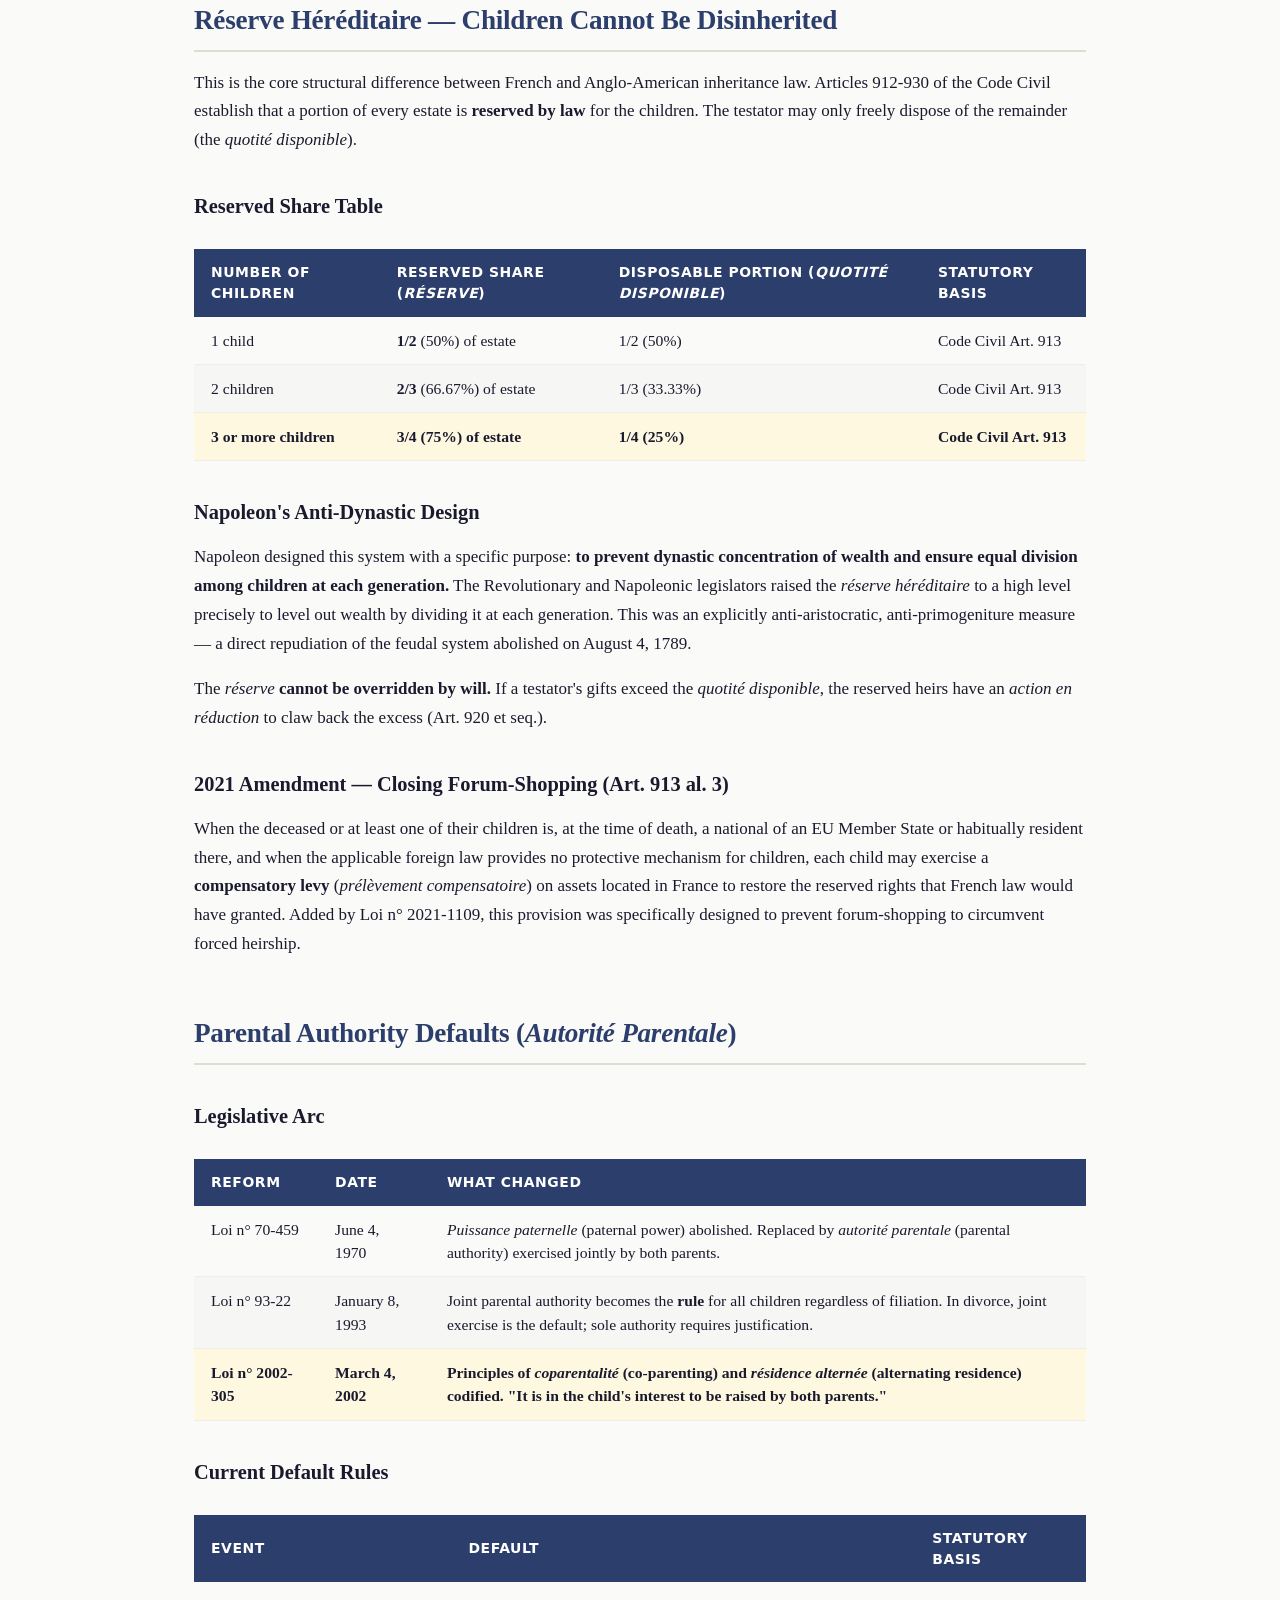
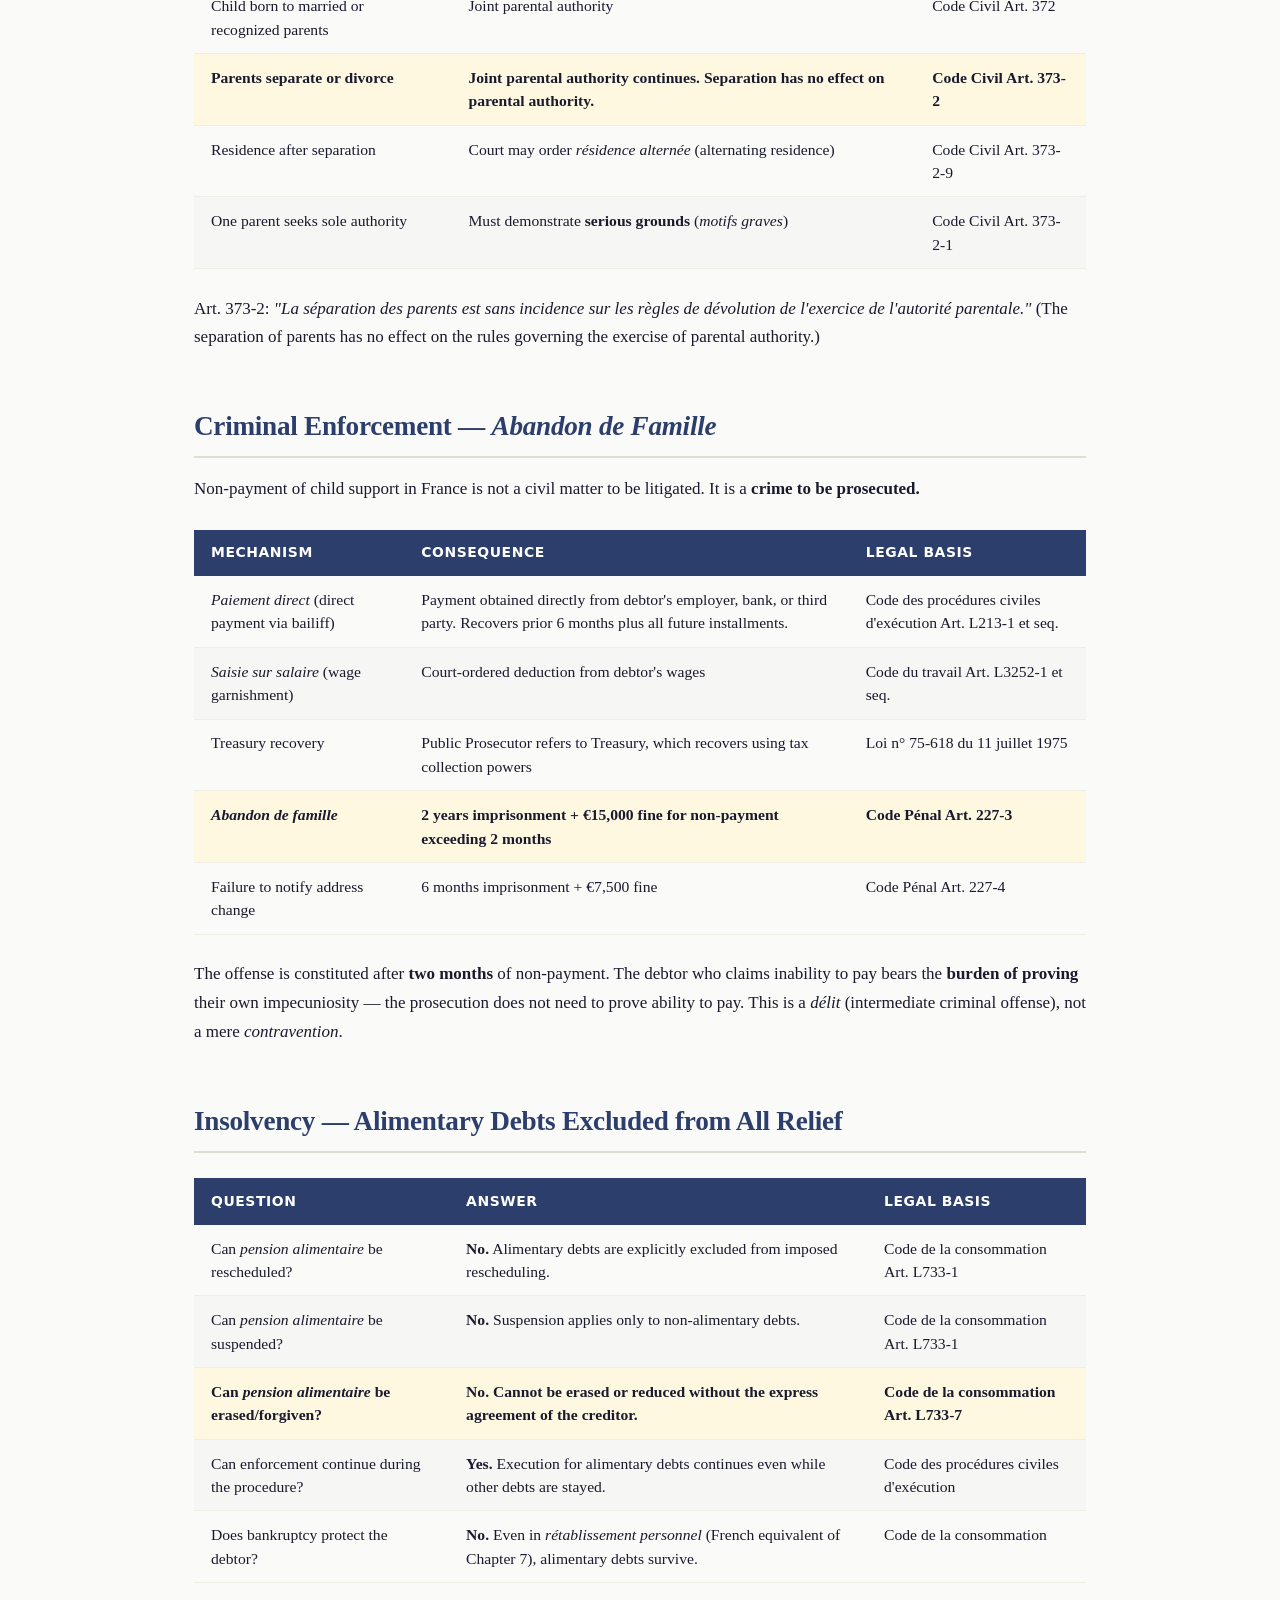
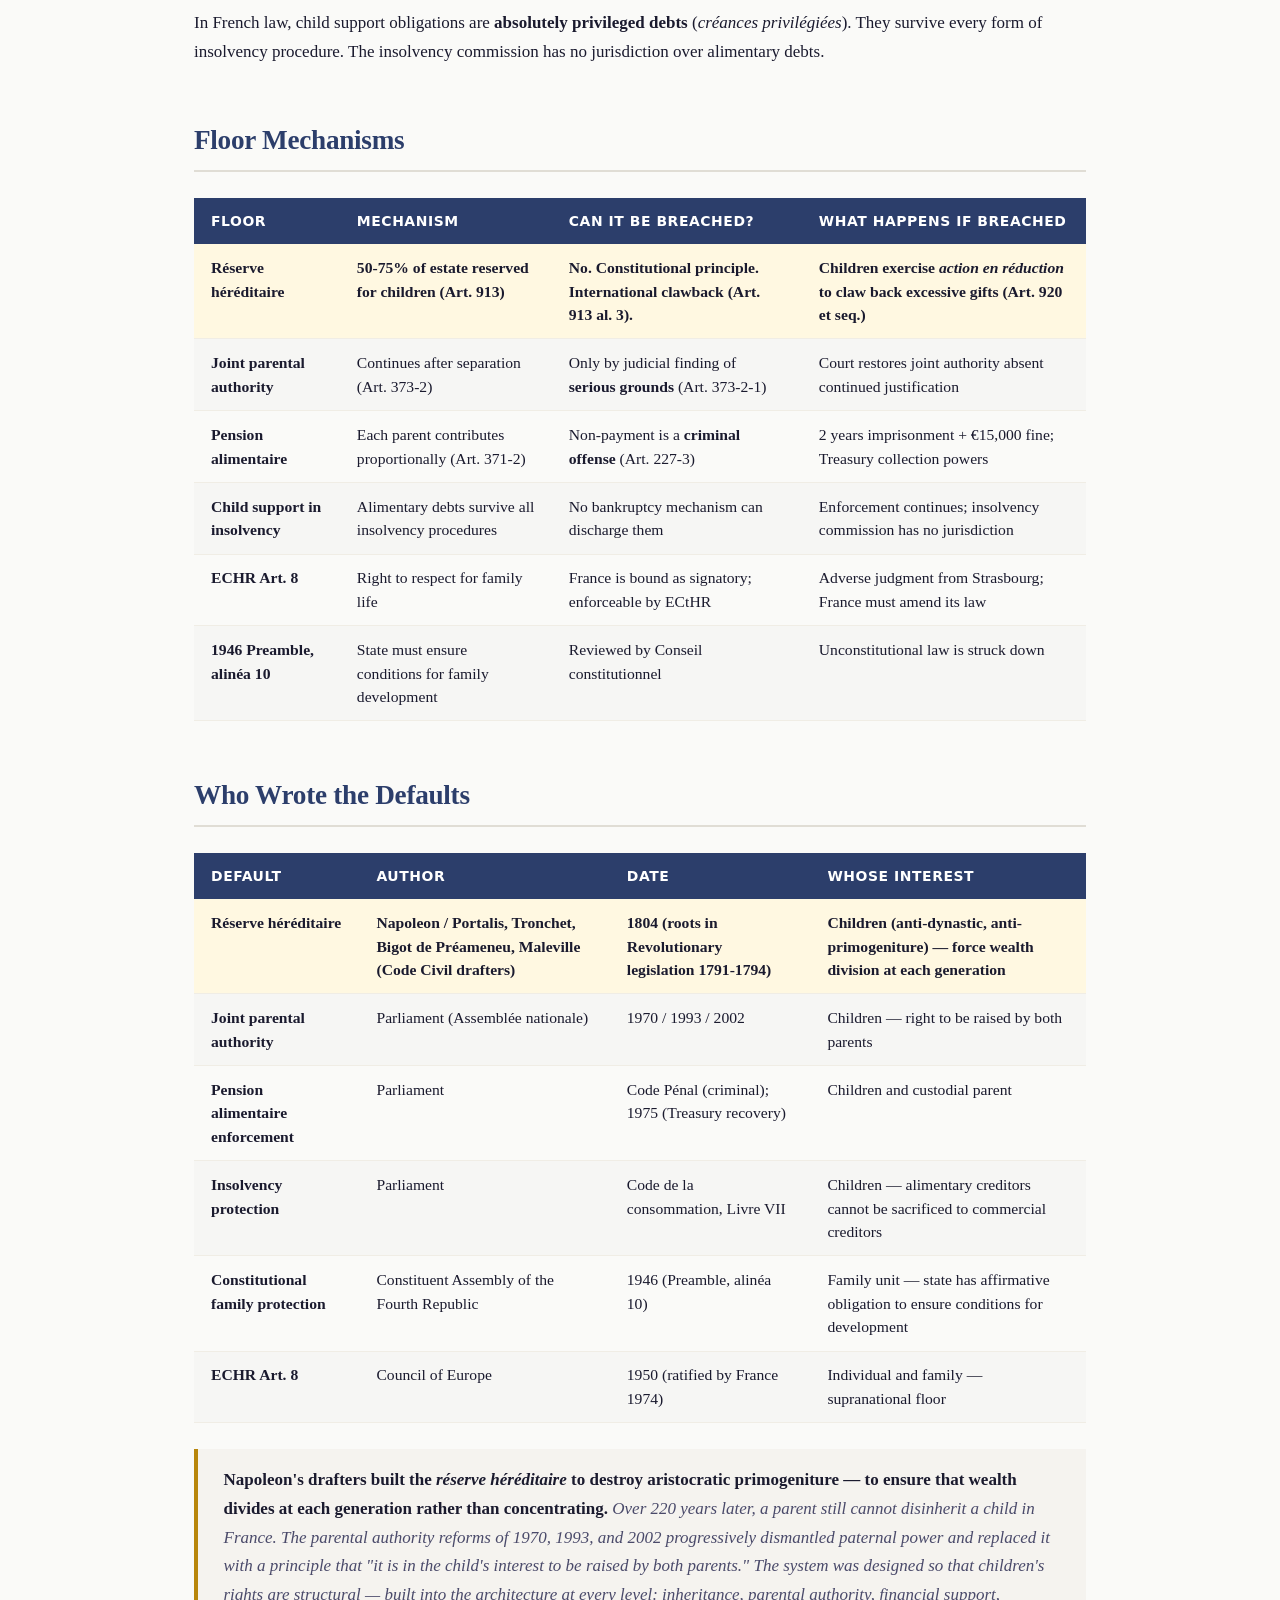
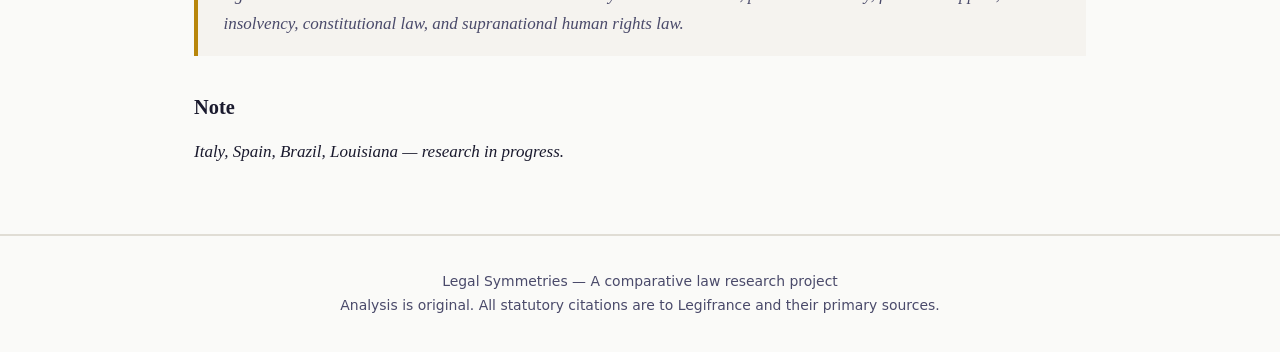
<file: docs/civil-napoleonic.html>
<!DOCTYPE html>
<html lang="en">
<head>
  <meta charset="UTF-8">
  <meta name="viewport" content="width=device-width, initial-scale=1.0">
  <title>Civil Law — Napoleonic — Death, Default, and Floor</title>
  <link rel="stylesheet" href="assets/style.css">
</head>
<body>

<header class="hero">
  <div class="container">
    <h1>Civil Law &mdash; Napoleonic &mdash; Death, Default, and Floor</h1>
    <p class="subtitle">France, Italy, Spain, Brazil, Louisiana</p>
  </div>
</header>

<div class="breadcrumb">
  <div class="container">
    <a href="index.html">Legal Symmetries</a>
    <span class="sep">/</span>
    Civil Law &mdash; Napoleonic
  </div>
</div>

<main class="container">

  <h2>System Overview</h2>

  <p>France operates under the <strong>Code Civil</strong> (1804, Napoleon), a codified civil law system that provides the strongest children's inheritance protection in any Western legal system. The system is built on a principle foreign to American common law: <strong>children have rights that cannot be contracted away by their parents.</strong> The <em>r&eacute;serve h&eacute;r&eacute;ditaire</em> ensures every child inherits. Joint parental authority survives separation by default. Non-payment of child support is a criminal offense. And the ECHR provides an external floor that no domestic legislature can breach.</p>

  <p>France is a founding signatory of the European Convention on Human Rights (ratified 1974), making ECHR Article 8 (right to respect for private and family life) directly enforceable in French courts. The French legal system is structured around the <em>bloc de constitutionnalit&eacute;</em>, which includes the 1958 Constitution, the 1789 Declaration of the Rights of Man, the Preamble to the 1946 Constitution, and the 2004 Environmental Charter &mdash; all with full constitutional force.</p>

  <h2>Biological Death Defaults &mdash; Intestacy</h2>

  <h3>With Children Present (Art. 757)</h3>

  <table>
    <thead>
      <tr>
        <th>Heirs</th>
        <th>Spouse's Share</th>
        <th>Children's Share</th>
        <th>Statutory Basis</th>
      </tr>
    </thead>
    <tbody>
      <tr class="highlight">
        <td><strong>Children (all from the marriage) + spouse</strong></td>
        <td>Spouse <strong>chooses</strong>: usufruct of 100% of estate <strong>OR</strong> 1/4 in full ownership</td>
        <td>Remaining 3/4 (or bare ownership subject to usufruct) divided equally among children</td>
        <td>Code Civil Art. 757</td>
      </tr>
      <tr>
        <td>Children (one or more NOT from the marriage) + spouse</td>
        <td>Spouse receives 1/4 in full ownership (no usufruct option)</td>
        <td>Remaining 3/4 divided equally among all children</td>
        <td>Code Civil Art. 757</td>
      </tr>
    </tbody>
  </table>

  <h3>Without Children</h3>

  <table>
    <thead>
      <tr>
        <th>Heirs</th>
        <th>Spouse's Share</th>
        <th>Others' Share</th>
        <th>Statutory Basis</th>
      </tr>
    </thead>
    <tbody>
      <tr>
        <td>Spouse + both parents</td>
        <td>1/2 of estate</td>
        <td>1/4 to each parent</td>
        <td>Art. 757-1</td>
      </tr>
      <tr>
        <td>Spouse + one surviving parent</td>
        <td>3/4 of estate</td>
        <td>1/4 to surviving parent</td>
        <td>Art. 757-1</td>
      </tr>
      <tr>
        <td>Spouse alone (no children, no parents)</td>
        <td><strong>Entire estate</strong></td>
        <td>Nothing</td>
        <td>Art. 757-2</td>
      </tr>
    </tbody>
  </table>

  <h2>R&eacute;serve H&eacute;r&eacute;ditaire &mdash; Children Cannot Be Disinherited</h2>

  <p>This is the core structural difference between French and Anglo-American inheritance law. Articles 912-930 of the Code Civil establish that a portion of every estate is <strong>reserved by law</strong> for the children. The testator may only freely dispose of the remainder (the <em>quotit&eacute; disponible</em>).</p>

  <h3>Reserved Share Table</h3>

  <table>
    <thead>
      <tr>
        <th>Number of Children</th>
        <th>Reserved Share (<em>R&eacute;serve</em>)</th>
        <th>Disposable Portion (<em>Quotit&eacute; Disponible</em>)</th>
        <th>Statutory Basis</th>
      </tr>
    </thead>
    <tbody>
      <tr>
        <td>1 child</td>
        <td><strong>1/2</strong> (50%) of estate</td>
        <td>1/2 (50%)</td>
        <td>Code Civil Art. 913</td>
      </tr>
      <tr>
        <td>2 children</td>
        <td><strong>2/3</strong> (66.67%) of estate</td>
        <td>1/3 (33.33%)</td>
        <td>Code Civil Art. 913</td>
      </tr>
      <tr class="highlight">
        <td><strong>3 or more children</strong></td>
        <td><strong>3/4</strong> (75%) of estate</td>
        <td>1/4 (25%)</td>
        <td>Code Civil Art. 913</td>
      </tr>
    </tbody>
  </table>

  <h3>Napoleon's Anti-Dynastic Design</h3>

  <p>Napoleon designed this system with a specific purpose: <strong>to prevent dynastic concentration of wealth and ensure equal division among children at each generation.</strong> The Revolutionary and Napoleonic legislators raised the <em>r&eacute;serve h&eacute;r&eacute;ditaire</em> to a high level precisely to level out wealth by dividing it at each generation. This was an explicitly anti-aristocratic, anti-primogeniture measure &mdash; a direct repudiation of the feudal system abolished on August 4, 1789.</p>

  <p>The <em>r&eacute;serve</em> <strong>cannot be overridden by will.</strong> If a testator's gifts exceed the <em>quotit&eacute; disponible</em>, the reserved heirs have an <em>action en r&eacute;duction</em> to claw back the excess (Art. 920 et seq.).</p>

  <h3>2021 Amendment &mdash; Closing Forum-Shopping (Art. 913 al. 3)</h3>

  <p>When the deceased or at least one of their children is, at the time of death, a national of an EU Member State or habitually resident there, and when the applicable foreign law provides no protective mechanism for children, each child may exercise a <strong>compensatory levy</strong> (<em>pr&eacute;l&egrave;vement compensatoire</em>) on assets located in France to restore the reserved rights that French law would have granted. Added by Loi n&deg; 2021-1109, this provision was specifically designed to prevent forum-shopping to circumvent forced heirship.</p>

  <h2>Parental Authority Defaults (<em>Autorit&eacute; Parentale</em>)</h2>

  <h3>Legislative Arc</h3>

  <table>
    <thead>
      <tr>
        <th>Reform</th>
        <th>Date</th>
        <th>What Changed</th>
      </tr>
    </thead>
    <tbody>
      <tr>
        <td>Loi n&deg; 70-459</td>
        <td>June 4, 1970</td>
        <td><em>Puissance paternelle</em> (paternal power) abolished. Replaced by <em>autorit&eacute; parentale</em> (parental authority) exercised jointly by both parents.</td>
      </tr>
      <tr>
        <td>Loi n&deg; 93-22</td>
        <td>January 8, 1993</td>
        <td>Joint parental authority becomes the <strong>rule</strong> for all children regardless of filiation. In divorce, joint exercise is the default; sole authority requires justification.</td>
      </tr>
      <tr class="highlight">
        <td><strong>Loi n&deg; 2002-305</strong></td>
        <td>March 4, 2002</td>
        <td>Principles of <em>coparentalit&eacute;</em> (co-parenting) and <em>r&eacute;sidence altern&eacute;e</em> (alternating residence) codified. "It is in the child's interest to be raised by both parents."</td>
      </tr>
    </tbody>
  </table>

  <h3>Current Default Rules</h3>

  <table>
    <thead>
      <tr>
        <th>Event</th>
        <th>Default</th>
        <th>Statutory Basis</th>
      </tr>
    </thead>
    <tbody>
      <tr>
        <td>Child born to married or recognized parents</td>
        <td>Joint parental authority</td>
        <td>Code Civil Art. 372</td>
      </tr>
      <tr class="highlight">
        <td><strong>Parents separate or divorce</strong></td>
        <td><strong>Joint parental authority continues.</strong> Separation has no effect on parental authority.</td>
        <td>Code Civil Art. 373-2</td>
      </tr>
      <tr>
        <td>Residence after separation</td>
        <td>Court may order <em>r&eacute;sidence altern&eacute;e</em> (alternating residence)</td>
        <td>Code Civil Art. 373-2-9</td>
      </tr>
      <tr>
        <td>One parent seeks sole authority</td>
        <td>Must demonstrate <strong>serious grounds</strong> (<em>motifs graves</em>)</td>
        <td>Code Civil Art. 373-2-1</td>
      </tr>
    </tbody>
  </table>

  <p>Art. 373-2: <em>"La s&eacute;paration des parents est sans incidence sur les r&egrave;gles de d&eacute;volution de l'exercice de l'autorit&eacute; parentale."</em> (The separation of parents has no effect on the rules governing the exercise of parental authority.)</p>

  <h2>Criminal Enforcement &mdash; <em>Abandon de Famille</em></h2>

  <p>Non-payment of child support in France is not a civil matter to be litigated. It is a <strong>crime to be prosecuted.</strong></p>

  <table>
    <thead>
      <tr>
        <th>Mechanism</th>
        <th>Consequence</th>
        <th>Legal Basis</th>
      </tr>
    </thead>
    <tbody>
      <tr>
        <td><em>Paiement direct</em> (direct payment via bailiff)</td>
        <td>Payment obtained directly from debtor's employer, bank, or third party. Recovers prior 6 months plus all future installments.</td>
        <td>Code des proc&eacute;dures civiles d'ex&eacute;cution Art. L213-1 et seq.</td>
      </tr>
      <tr>
        <td><em>Saisie sur salaire</em> (wage garnishment)</td>
        <td>Court-ordered deduction from debtor's wages</td>
        <td>Code du travail Art. L3252-1 et seq.</td>
      </tr>
      <tr>
        <td>Treasury recovery</td>
        <td>Public Prosecutor refers to Treasury, which recovers using tax collection powers</td>
        <td>Loi n&deg; 75-618 du 11 juillet 1975</td>
      </tr>
      <tr class="highlight">
        <td><strong><em>Abandon de famille</em></strong></td>
        <td><strong>2 years imprisonment + &euro;15,000 fine</strong> for non-payment exceeding 2 months</td>
        <td>Code P&eacute;nal Art. 227-3</td>
      </tr>
      <tr>
        <td>Failure to notify address change</td>
        <td>6 months imprisonment + &euro;7,500 fine</td>
        <td>Code P&eacute;nal Art. 227-4</td>
      </tr>
    </tbody>
  </table>

  <p>The offense is constituted after <strong>two months</strong> of non-payment. The debtor who claims inability to pay bears the <strong>burden of proving</strong> their own impecuniosity &mdash; the prosecution does not need to prove ability to pay. This is a <em>d&eacute;lit</em> (intermediate criminal offense), not a mere <em>contravention</em>.</p>

  <h2>Insolvency &mdash; Alimentary Debts Excluded from All Relief</h2>

  <table>
    <thead>
      <tr>
        <th>Question</th>
        <th>Answer</th>
        <th>Legal Basis</th>
      </tr>
    </thead>
    <tbody>
      <tr>
        <td>Can <em>pension alimentaire</em> be rescheduled?</td>
        <td><strong>No.</strong> Alimentary debts are explicitly excluded from imposed rescheduling.</td>
        <td>Code de la consommation Art. L733-1</td>
      </tr>
      <tr>
        <td>Can <em>pension alimentaire</em> be suspended?</td>
        <td><strong>No.</strong> Suspension applies only to non-alimentary debts.</td>
        <td>Code de la consommation Art. L733-1</td>
      </tr>
      <tr class="highlight">
        <td><strong>Can <em>pension alimentaire</em> be erased/forgiven?</strong></td>
        <td><strong>No.</strong> Cannot be erased or reduced without the <strong>express agreement</strong> of the creditor.</td>
        <td>Code de la consommation Art. L733-7</td>
      </tr>
      <tr>
        <td>Can enforcement continue during the procedure?</td>
        <td><strong>Yes.</strong> Execution for alimentary debts continues even while other debts are stayed.</td>
        <td>Code des proc&eacute;dures civiles d'ex&eacute;cution</td>
      </tr>
      <tr>
        <td>Does bankruptcy protect the debtor?</td>
        <td><strong>No.</strong> Even in <em>r&eacute;tablissement personnel</em> (French equivalent of Chapter 7), alimentary debts survive.</td>
        <td>Code de la consommation</td>
      </tr>
    </tbody>
  </table>

  <p>In French law, child support obligations are <strong>absolutely privileged debts</strong> (<em>cr&eacute;ances privil&eacute;gi&eacute;es</em>). They survive every form of insolvency procedure. The insolvency commission has no jurisdiction over alimentary debts.</p>

  <h2>Floor Mechanisms</h2>

  <table>
    <thead>
      <tr>
        <th>Floor</th>
        <th>Mechanism</th>
        <th>Can It Be Breached?</th>
        <th>What Happens If Breached</th>
      </tr>
    </thead>
    <tbody>
      <tr class="highlight">
        <td><strong>R&eacute;serve h&eacute;r&eacute;ditaire</strong></td>
        <td>50-75% of estate reserved for children (Art. 913)</td>
        <td>No. Constitutional principle. International clawback (Art. 913 al. 3).</td>
        <td>Children exercise <em>action en r&eacute;duction</em> to claw back excessive gifts (Art. 920 et seq.)</td>
      </tr>
      <tr>
        <td><strong>Joint parental authority</strong></td>
        <td>Continues after separation (Art. 373-2)</td>
        <td>Only by judicial finding of <strong>serious grounds</strong> (Art. 373-2-1)</td>
        <td>Court restores joint authority absent continued justification</td>
      </tr>
      <tr>
        <td><strong>Pension alimentaire</strong></td>
        <td>Each parent contributes proportionally (Art. 371-2)</td>
        <td>Non-payment is a <strong>criminal offense</strong> (Art. 227-3)</td>
        <td>2 years imprisonment + &euro;15,000 fine; Treasury collection powers</td>
      </tr>
      <tr>
        <td><strong>Child support in insolvency</strong></td>
        <td>Alimentary debts survive all insolvency procedures</td>
        <td>No bankruptcy mechanism can discharge them</td>
        <td>Enforcement continues; insolvency commission has no jurisdiction</td>
      </tr>
      <tr>
        <td><strong>ECHR Art. 8</strong></td>
        <td>Right to respect for family life</td>
        <td>France is bound as signatory; enforceable by ECtHR</td>
        <td>Adverse judgment from Strasbourg; France must amend its law</td>
      </tr>
      <tr>
        <td><strong>1946 Preamble, alin&eacute;a 10</strong></td>
        <td>State must ensure conditions for family development</td>
        <td>Reviewed by Conseil constitutionnel</td>
        <td>Unconstitutional law is struck down</td>
      </tr>
    </tbody>
  </table>

  <h2>Who Wrote the Defaults</h2>

  <table>
    <thead>
      <tr>
        <th>Default</th>
        <th>Author</th>
        <th>Date</th>
        <th>Whose Interest</th>
      </tr>
    </thead>
    <tbody>
      <tr class="highlight">
        <td><strong>R&eacute;serve h&eacute;r&eacute;ditaire</strong></td>
        <td>Napoleon / Portalis, Tronchet, Bigot de Pr&eacute;ameneu, Maleville (Code Civil drafters)</td>
        <td>1804 (roots in Revolutionary legislation 1791-1794)</td>
        <td>Children (anti-dynastic, anti-primogeniture) &mdash; force wealth division at each generation</td>
      </tr>
      <tr>
        <td><strong>Joint parental authority</strong></td>
        <td>Parliament (Assembl&eacute;e nationale)</td>
        <td>1970 / 1993 / 2002</td>
        <td>Children &mdash; right to be raised by both parents</td>
      </tr>
      <tr>
        <td><strong>Pension alimentaire enforcement</strong></td>
        <td>Parliament</td>
        <td>Code P&eacute;nal (criminal); 1975 (Treasury recovery)</td>
        <td>Children and custodial parent</td>
      </tr>
      <tr>
        <td><strong>Insolvency protection</strong></td>
        <td>Parliament</td>
        <td>Code de la consommation, Livre VII</td>
        <td>Children &mdash; alimentary creditors cannot be sacrificed to commercial creditors</td>
      </tr>
      <tr>
        <td><strong>Constitutional family protection</strong></td>
        <td>Constituent Assembly of the Fourth Republic</td>
        <td>1946 (Preamble, alin&eacute;a 10)</td>
        <td>Family unit &mdash; state has affirmative obligation to ensure conditions for development</td>
      </tr>
      <tr>
        <td><strong>ECHR Art. 8</strong></td>
        <td>Council of Europe</td>
        <td>1950 (ratified by France 1974)</td>
        <td>Individual and family &mdash; supranational floor</td>
      </tr>
    </tbody>
  </table>

  <blockquote>
    <strong>Napoleon's drafters built the <em>r&eacute;serve h&eacute;r&eacute;ditaire</em> to destroy aristocratic primogeniture &mdash; to ensure that wealth divides at each generation rather than concentrating.</strong> Over 220 years later, a parent still cannot disinherit a child in France. The parental authority reforms of 1970, 1993, and 2002 progressively dismantled paternal power and replaced it with a principle that "it is in the child's interest to be raised by both parents." The system was designed so that children's rights are structural &mdash; built into the architecture at every level: inheritance, parental authority, financial support, insolvency, constitutional law, and supranational human rights law.
  </blockquote>

  <h3>Note</h3>
  <p><em>Italy, Spain, Brazil, Louisiana &mdash; research in progress.</em></p>

</main>

<footer class="footer">
  <div class="container">
    Legal Symmetries &mdash; A comparative law research project<br>
    Analysis is original. All statutory citations are to Legifrance and their primary sources.
  </div>
</footer>

</body>
</html>
</file>
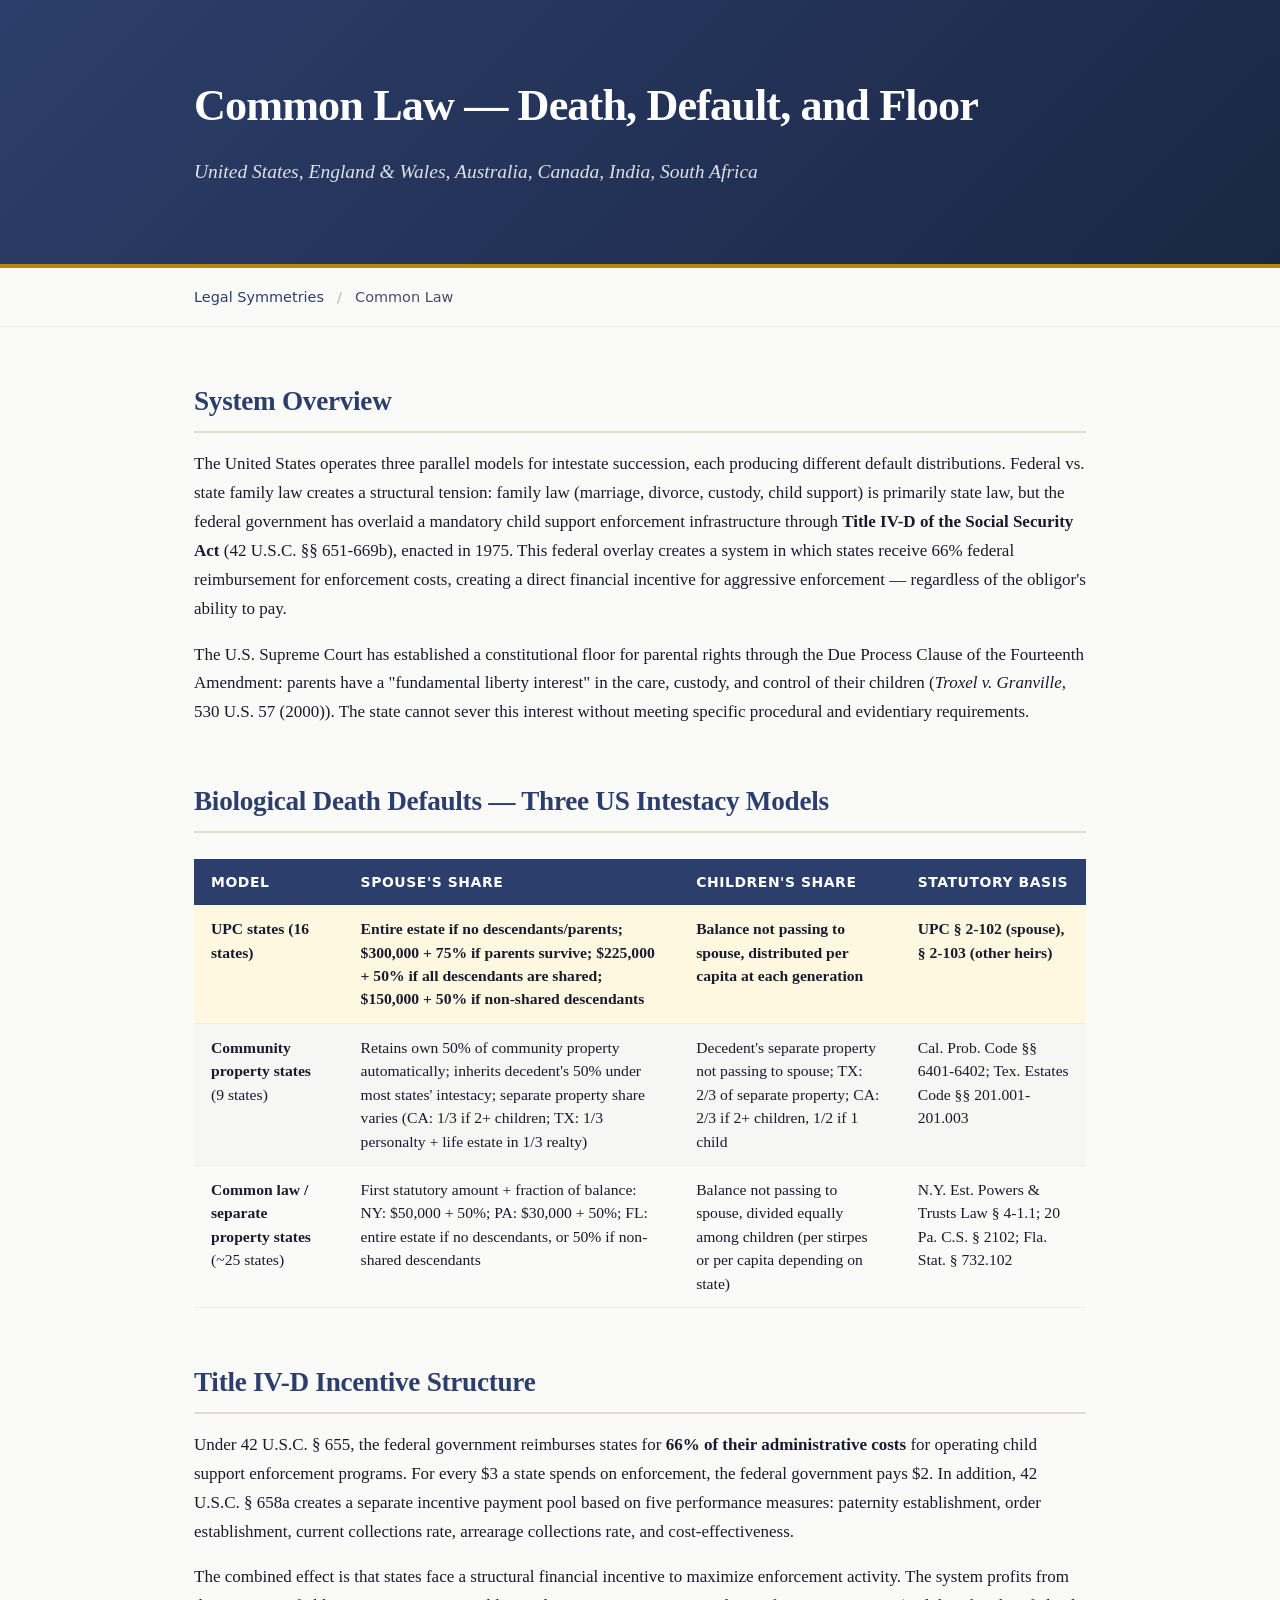
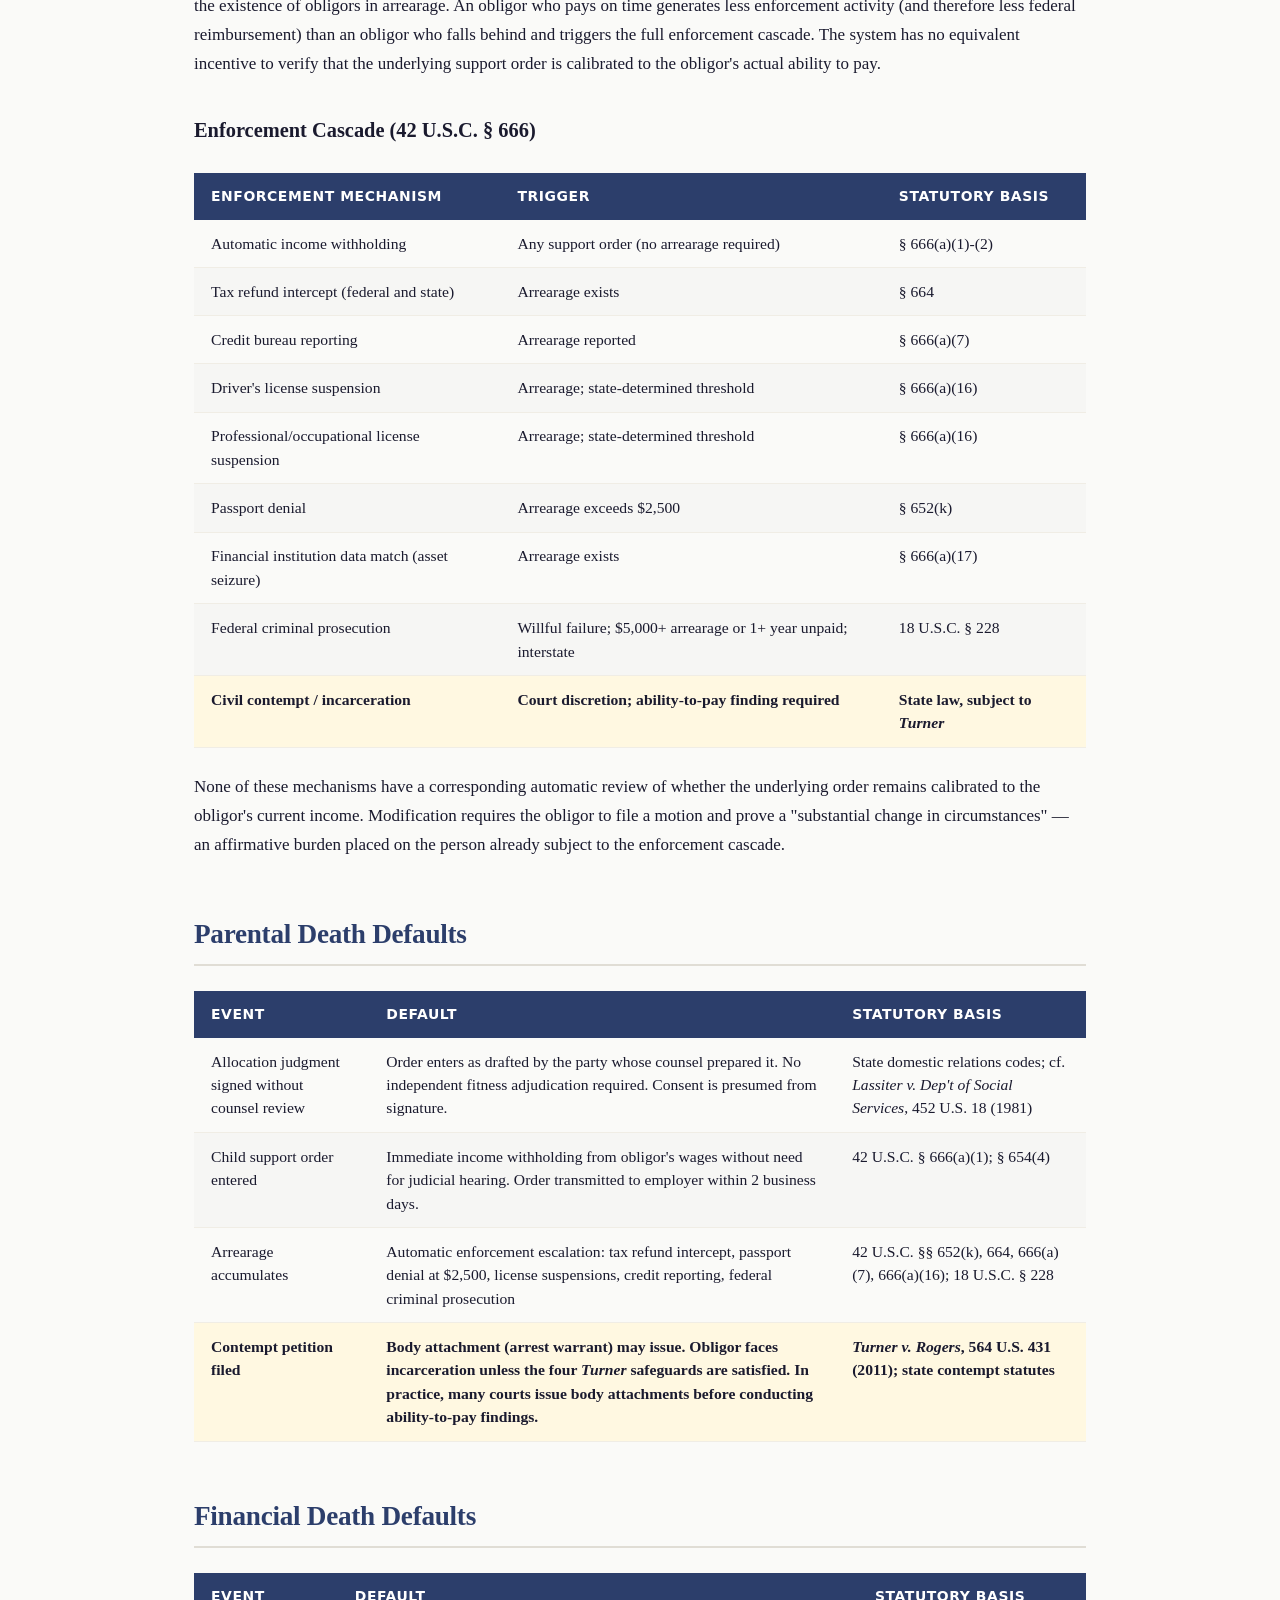
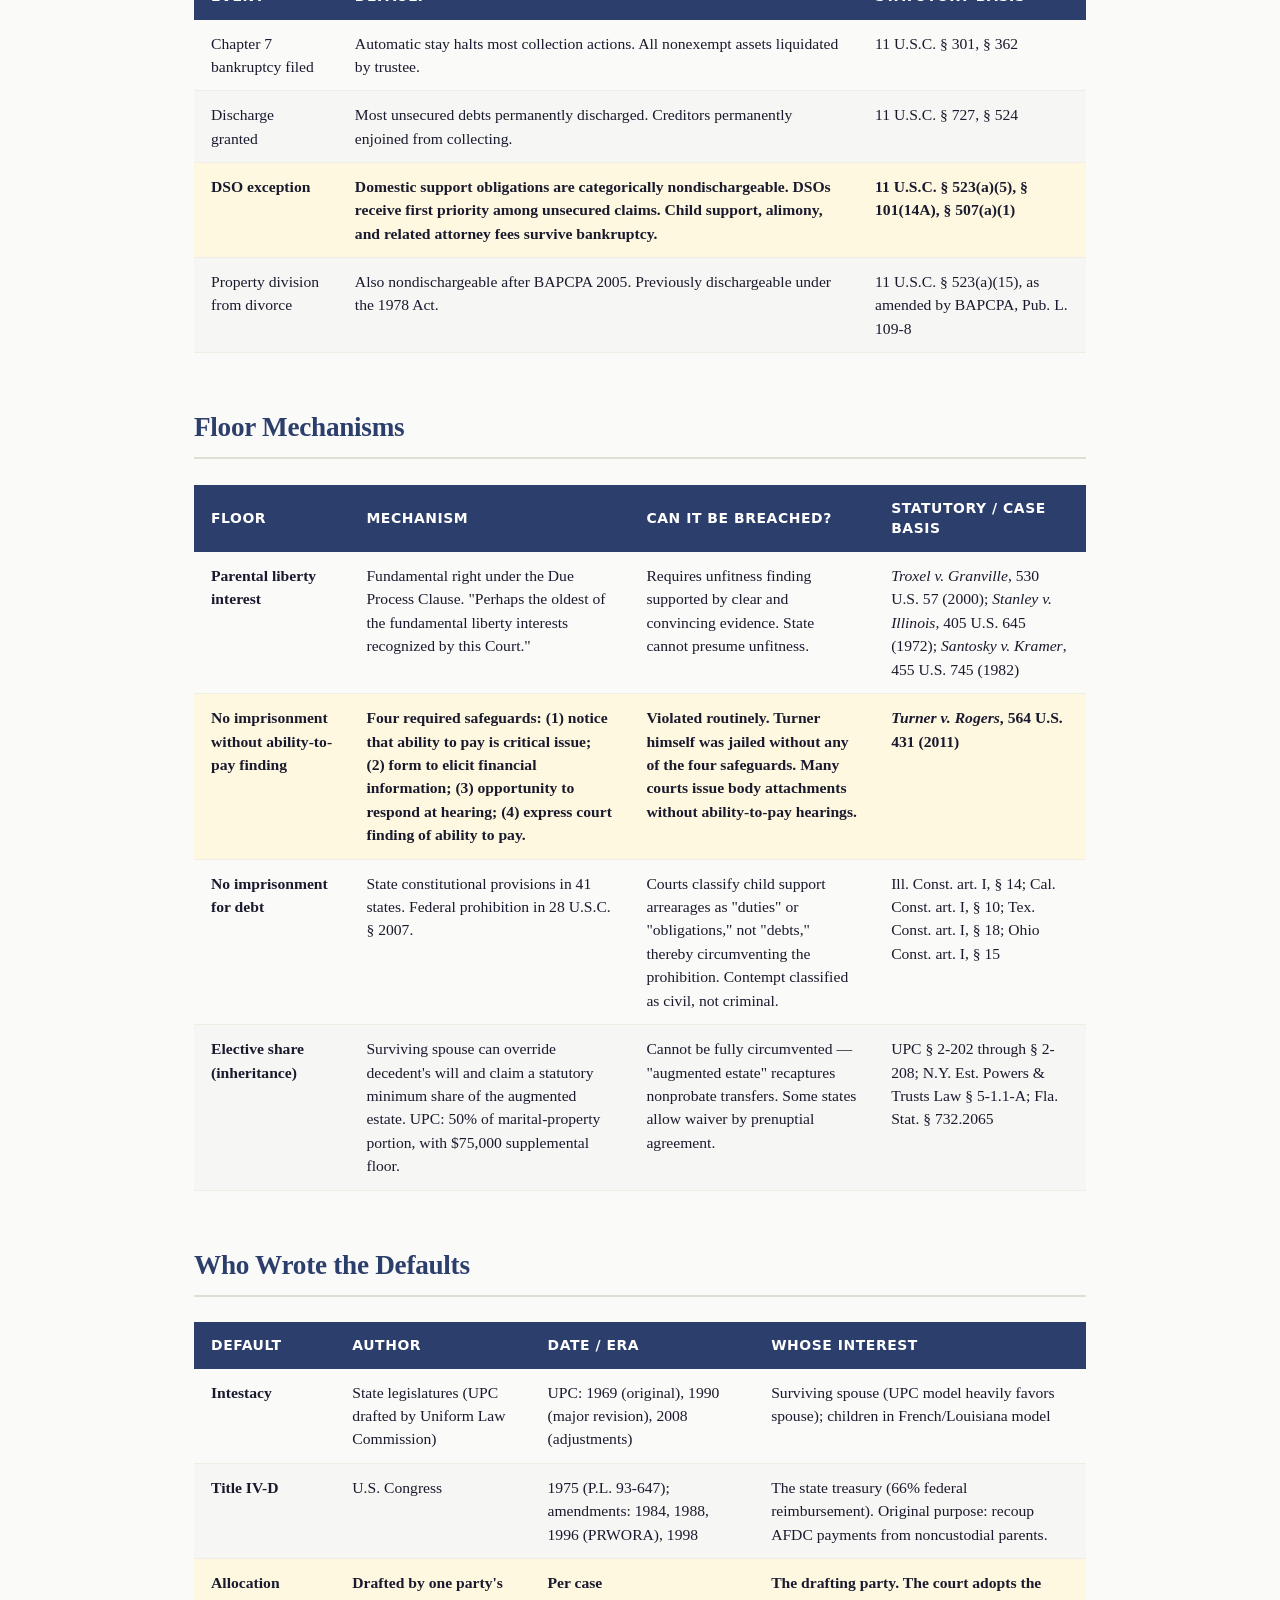
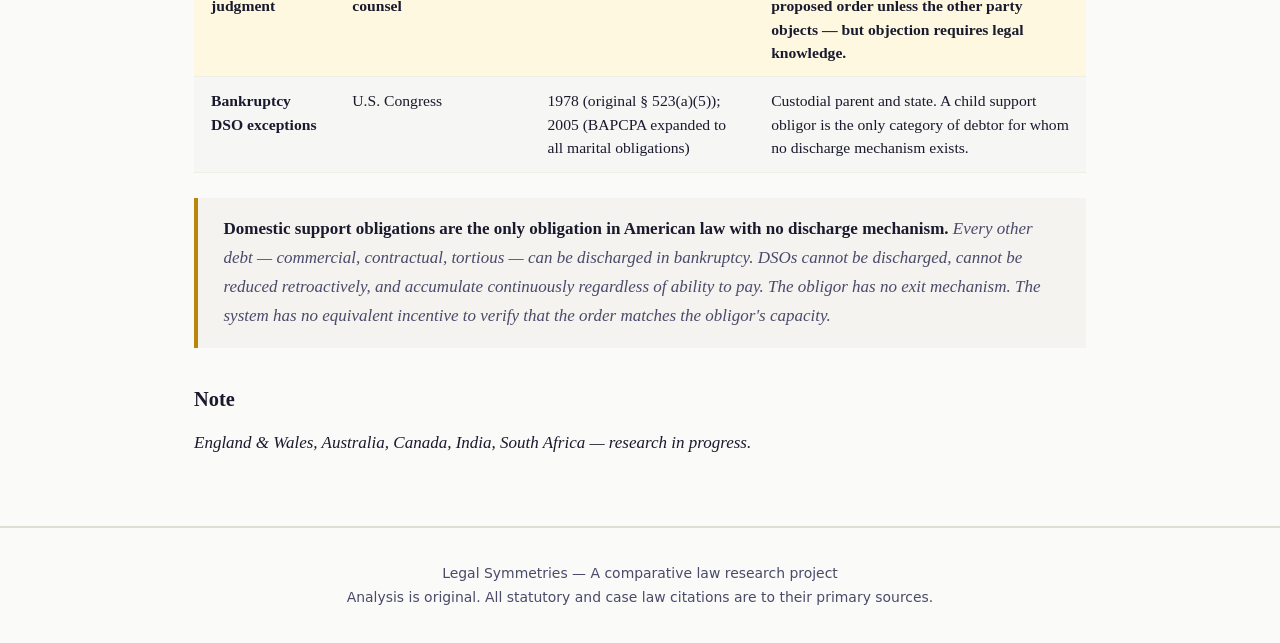
<file: docs/common-law.html>
<!DOCTYPE html>
<html lang="en">
<head>
  <meta charset="UTF-8">
  <meta name="viewport" content="width=device-width, initial-scale=1.0">
  <title>Common Law — Death, Default, and Floor</title>
  <link rel="stylesheet" href="assets/style.css">
</head>
<body>

<header class="hero">
  <div class="container">
    <h1>Common Law — Death, Default, and Floor</h1>
    <p class="subtitle">United States, England &amp; Wales, Australia, Canada, India, South Africa</p>
  </div>
</header>

<div class="breadcrumb">
  <div class="container">
    <a href="index.html">Legal Symmetries</a>
    <span class="sep">/</span>
    Common Law
  </div>
</div>

<main class="container">

  <h2>System Overview</h2>

  <p>The United States operates three parallel models for intestate succession, each producing different default distributions. Federal vs. state family law creates a structural tension: family law (marriage, divorce, custody, child support) is primarily state law, but the federal government has overlaid a mandatory child support enforcement infrastructure through <strong>Title IV-D of the Social Security Act</strong> (42 U.S.C. &sect;&sect; 651-669b), enacted in 1975. This federal overlay creates a system in which states receive 66% federal reimbursement for enforcement costs, creating a direct financial incentive for aggressive enforcement &mdash; regardless of the obligor's ability to pay.</p>

  <p>The U.S. Supreme Court has established a constitutional floor for parental rights through the Due Process Clause of the Fourteenth Amendment: parents have a "fundamental liberty interest" in the care, custody, and control of their children (<em>Troxel v. Granville</em>, 530 U.S. 57 (2000)). The state cannot sever this interest without meeting specific procedural and evidentiary requirements.</p>

  <h2>Biological Death Defaults &mdash; Three US Intestacy Models</h2>

  <table>
    <thead>
      <tr>
        <th>Model</th>
        <th>Spouse's Share</th>
        <th>Children's Share</th>
        <th>Statutory Basis</th>
      </tr>
    </thead>
    <tbody>
      <tr class="highlight">
        <td><strong>UPC states</strong> (16 states)</td>
        <td>Entire estate if no descendants/parents; $300,000 + 75% if parents survive; $225,000 + 50% if all descendants are shared; $150,000 + 50% if non-shared descendants</td>
        <td>Balance not passing to spouse, distributed per capita at each generation</td>
        <td>UPC &sect; 2-102 (spouse), &sect; 2-103 (other heirs)</td>
      </tr>
      <tr>
        <td><strong>Community property states</strong> (9 states)</td>
        <td>Retains own 50% of community property automatically; inherits decedent's 50% under most states' intestacy; separate property share varies (CA: 1/3 if 2+ children; TX: 1/3 personalty + life estate in 1/3 realty)</td>
        <td>Decedent's separate property not passing to spouse; TX: 2/3 of separate property; CA: 2/3 if 2+ children, 1/2 if 1 child</td>
        <td>Cal. Prob. Code &sect;&sect; 6401-6402; Tex. Estates Code &sect;&sect; 201.001-201.003</td>
      </tr>
      <tr>
        <td><strong>Common law / separate property states</strong> (~25 states)</td>
        <td>First statutory amount + fraction of balance: NY: $50,000 + 50%; PA: $30,000 + 50%; FL: entire estate if no descendants, or 50% if non-shared descendants</td>
        <td>Balance not passing to spouse, divided equally among children (per stirpes or per capita depending on state)</td>
        <td>N.Y. Est. Powers &amp; Trusts Law &sect; 4-1.1; 20 Pa. C.S. &sect; 2102; Fla. Stat. &sect; 732.102</td>
      </tr>
    </tbody>
  </table>

  <h2>Title IV-D Incentive Structure</h2>

  <p>Under 42 U.S.C. &sect; 655, the federal government reimburses states for <strong>66% of their administrative costs</strong> for operating child support enforcement programs. For every $3 a state spends on enforcement, the federal government pays $2. In addition, 42 U.S.C. &sect; 658a creates a separate incentive payment pool based on five performance measures: paternity establishment, order establishment, current collections rate, arrearage collections rate, and cost-effectiveness.</p>

  <p>The combined effect is that states face a structural financial incentive to maximize enforcement activity. The system profits from the existence of obligors in arrearage. An obligor who pays on time generates less enforcement activity (and therefore less federal reimbursement) than an obligor who falls behind and triggers the full enforcement cascade. The system has no equivalent incentive to verify that the underlying support order is calibrated to the obligor's actual ability to pay.</p>

  <h3>Enforcement Cascade (42 U.S.C. &sect; 666)</h3>

  <table>
    <thead>
      <tr>
        <th>Enforcement Mechanism</th>
        <th>Trigger</th>
        <th>Statutory Basis</th>
      </tr>
    </thead>
    <tbody>
      <tr>
        <td>Automatic income withholding</td>
        <td>Any support order (no arrearage required)</td>
        <td>&sect; 666(a)(1)-(2)</td>
      </tr>
      <tr>
        <td>Tax refund intercept (federal and state)</td>
        <td>Arrearage exists</td>
        <td>&sect; 664</td>
      </tr>
      <tr>
        <td>Credit bureau reporting</td>
        <td>Arrearage reported</td>
        <td>&sect; 666(a)(7)</td>
      </tr>
      <tr>
        <td>Driver's license suspension</td>
        <td>Arrearage; state-determined threshold</td>
        <td>&sect; 666(a)(16)</td>
      </tr>
      <tr>
        <td>Professional/occupational license suspension</td>
        <td>Arrearage; state-determined threshold</td>
        <td>&sect; 666(a)(16)</td>
      </tr>
      <tr>
        <td>Passport denial</td>
        <td>Arrearage exceeds $2,500</td>
        <td>&sect; 652(k)</td>
      </tr>
      <tr>
        <td>Financial institution data match (asset seizure)</td>
        <td>Arrearage exists</td>
        <td>&sect; 666(a)(17)</td>
      </tr>
      <tr>
        <td>Federal criminal prosecution</td>
        <td>Willful failure; $5,000+ arrearage or 1+ year unpaid; interstate</td>
        <td>18 U.S.C. &sect; 228</td>
      </tr>
      <tr class="highlight">
        <td><strong>Civil contempt / incarceration</strong></td>
        <td>Court discretion; ability-to-pay finding required</td>
        <td>State law, subject to <em>Turner</em></td>
      </tr>
    </tbody>
  </table>

  <p>None of these mechanisms have a corresponding automatic review of whether the underlying order remains calibrated to the obligor's current income. Modification requires the obligor to file a motion and prove a "substantial change in circumstances" &mdash; an affirmative burden placed on the person already subject to the enforcement cascade.</p>

  <h2>Parental Death Defaults</h2>

  <table>
    <thead>
      <tr>
        <th>Event</th>
        <th>Default</th>
        <th>Statutory Basis</th>
      </tr>
    </thead>
    <tbody>
      <tr>
        <td>Allocation judgment signed without counsel review</td>
        <td>Order enters as drafted by the party whose counsel prepared it. No independent fitness adjudication required. Consent is presumed from signature.</td>
        <td>State domestic relations codes; cf. <em>Lassiter v. Dep't of Social Services</em>, 452 U.S. 18 (1981)</td>
      </tr>
      <tr>
        <td>Child support order entered</td>
        <td>Immediate income withholding from obligor's wages without need for judicial hearing. Order transmitted to employer within 2 business days.</td>
        <td>42 U.S.C. &sect; 666(a)(1); &sect; 654(4)</td>
      </tr>
      <tr>
        <td>Arrearage accumulates</td>
        <td>Automatic enforcement escalation: tax refund intercept, passport denial at $2,500, license suspensions, credit reporting, federal criminal prosecution</td>
        <td>42 U.S.C. &sect;&sect; 652(k), 664, 666(a)(7), 666(a)(16); 18 U.S.C. &sect; 228</td>
      </tr>
      <tr class="highlight">
        <td><strong>Contempt petition filed</strong></td>
        <td>Body attachment (arrest warrant) may issue. Obligor faces incarceration unless the four <em>Turner</em> safeguards are satisfied. In practice, many courts issue body attachments before conducting ability-to-pay findings.</td>
        <td><em>Turner v. Rogers</em>, 564 U.S. 431 (2011); state contempt statutes</td>
      </tr>
    </tbody>
  </table>

  <h2>Financial Death Defaults</h2>

  <table>
    <thead>
      <tr>
        <th>Event</th>
        <th>Default</th>
        <th>Statutory Basis</th>
      </tr>
    </thead>
    <tbody>
      <tr>
        <td>Chapter 7 bankruptcy filed</td>
        <td>Automatic stay halts most collection actions. All nonexempt assets liquidated by trustee.</td>
        <td>11 U.S.C. &sect; 301, &sect; 362</td>
      </tr>
      <tr>
        <td>Discharge granted</td>
        <td>Most unsecured debts permanently discharged. Creditors permanently enjoined from collecting.</td>
        <td>11 U.S.C. &sect; 727, &sect; 524</td>
      </tr>
      <tr class="highlight">
        <td><strong>DSO exception</strong></td>
        <td>Domestic support obligations are categorically nondischargeable. DSOs receive first priority among unsecured claims. Child support, alimony, and related attorney fees survive bankruptcy.</td>
        <td>11 U.S.C. &sect; 523(a)(5), &sect; 101(14A), &sect; 507(a)(1)</td>
      </tr>
      <tr>
        <td>Property division from divorce</td>
        <td>Also nondischargeable after BAPCPA 2005. Previously dischargeable under the 1978 Act.</td>
        <td>11 U.S.C. &sect; 523(a)(15), as amended by BAPCPA, Pub. L. 109-8</td>
      </tr>
    </tbody>
  </table>

  <h2>Floor Mechanisms</h2>

  <table>
    <thead>
      <tr>
        <th>Floor</th>
        <th>Mechanism</th>
        <th>Can It Be Breached?</th>
        <th>Statutory / Case Basis</th>
      </tr>
    </thead>
    <tbody>
      <tr>
        <td><strong>Parental liberty interest</strong></td>
        <td>Fundamental right under the Due Process Clause. "Perhaps the oldest of the fundamental liberty interests recognized by this Court."</td>
        <td>Requires unfitness finding supported by clear and convincing evidence. State cannot presume unfitness.</td>
        <td><em>Troxel v. Granville</em>, 530 U.S. 57 (2000); <em>Stanley v. Illinois</em>, 405 U.S. 645 (1972); <em>Santosky v. Kramer</em>, 455 U.S. 745 (1982)</td>
      </tr>
      <tr class="highlight">
        <td><strong>No imprisonment without ability-to-pay finding</strong></td>
        <td>Four required safeguards: (1) notice that ability to pay is critical issue; (2) form to elicit financial information; (3) opportunity to respond at hearing; (4) express court finding of ability to pay.</td>
        <td>Violated routinely. Turner himself was jailed without any of the four safeguards. Many courts issue body attachments without ability-to-pay hearings.</td>
        <td><em>Turner v. Rogers</em>, 564 U.S. 431 (2011)</td>
      </tr>
      <tr>
        <td><strong>No imprisonment for debt</strong></td>
        <td>State constitutional provisions in 41 states. Federal prohibition in 28 U.S.C. &sect; 2007.</td>
        <td>Courts classify child support arrearages as "duties" or "obligations," not "debts," thereby circumventing the prohibition. Contempt classified as civil, not criminal.</td>
        <td>Ill. Const. art. I, &sect; 14; Cal. Const. art. I, &sect; 10; Tex. Const. art. I, &sect; 18; Ohio Const. art. I, &sect; 15</td>
      </tr>
      <tr>
        <td><strong>Elective share (inheritance)</strong></td>
        <td>Surviving spouse can override decedent's will and claim a statutory minimum share of the augmented estate. UPC: 50% of marital-property portion, with $75,000 supplemental floor.</td>
        <td>Cannot be fully circumvented &mdash; "augmented estate" recaptures nonprobate transfers. Some states allow waiver by prenuptial agreement.</td>
        <td>UPC &sect; 2-202 through &sect; 2-208; N.Y. Est. Powers &amp; Trusts Law &sect; 5-1.1-A; Fla. Stat. &sect; 732.2065</td>
      </tr>
    </tbody>
  </table>

  <h2>Who Wrote the Defaults</h2>

  <table>
    <thead>
      <tr>
        <th>Default</th>
        <th>Author</th>
        <th>Date / Era</th>
        <th>Whose Interest</th>
      </tr>
    </thead>
    <tbody>
      <tr>
        <td><strong>Intestacy</strong></td>
        <td>State legislatures (UPC drafted by Uniform Law Commission)</td>
        <td>UPC: 1969 (original), 1990 (major revision), 2008 (adjustments)</td>
        <td>Surviving spouse (UPC model heavily favors spouse); children in French/Louisiana model</td>
      </tr>
      <tr>
        <td><strong>Title IV-D</strong></td>
        <td>U.S. Congress</td>
        <td>1975 (P.L. 93-647); amendments: 1984, 1988, 1996 (PRWORA), 1998</td>
        <td>The state treasury (66% federal reimbursement). Original purpose: recoup AFDC payments from noncustodial parents.</td>
      </tr>
      <tr class="highlight">
        <td><strong>Allocation judgment</strong></td>
        <td>Drafted by one party's counsel</td>
        <td>Per case</td>
        <td>The drafting party. The court adopts the proposed order unless the other party objects &mdash; but objection requires legal knowledge.</td>
      </tr>
      <tr>
        <td><strong>Bankruptcy DSO exceptions</strong></td>
        <td>U.S. Congress</td>
        <td>1978 (original &sect; 523(a)(5)); 2005 (BAPCPA expanded to all marital obligations)</td>
        <td>Custodial parent and state. A child support obligor is the only category of debtor for whom no discharge mechanism exists.</td>
      </tr>
    </tbody>
  </table>

  <blockquote>
    <strong>Domestic support obligations are the only obligation in American law with no discharge mechanism.</strong> Every other debt &mdash; commercial, contractual, tortious &mdash; can be discharged in bankruptcy. DSOs cannot be discharged, cannot be reduced retroactively, and accumulate continuously regardless of ability to pay. The obligor has no exit mechanism. The system has no equivalent incentive to verify that the order matches the obligor's capacity.
  </blockquote>

  <h3>Note</h3>
  <p><em>England &amp; Wales, Australia, Canada, India, South Africa &mdash; research in progress.</em></p>

</main>

<footer class="footer">
  <div class="container">
    Legal Symmetries &mdash; A comparative law research project<br>
    Analysis is original. All statutory and case law citations are to their primary sources.
  </div>
</footer>

</body>
</html>
</file>
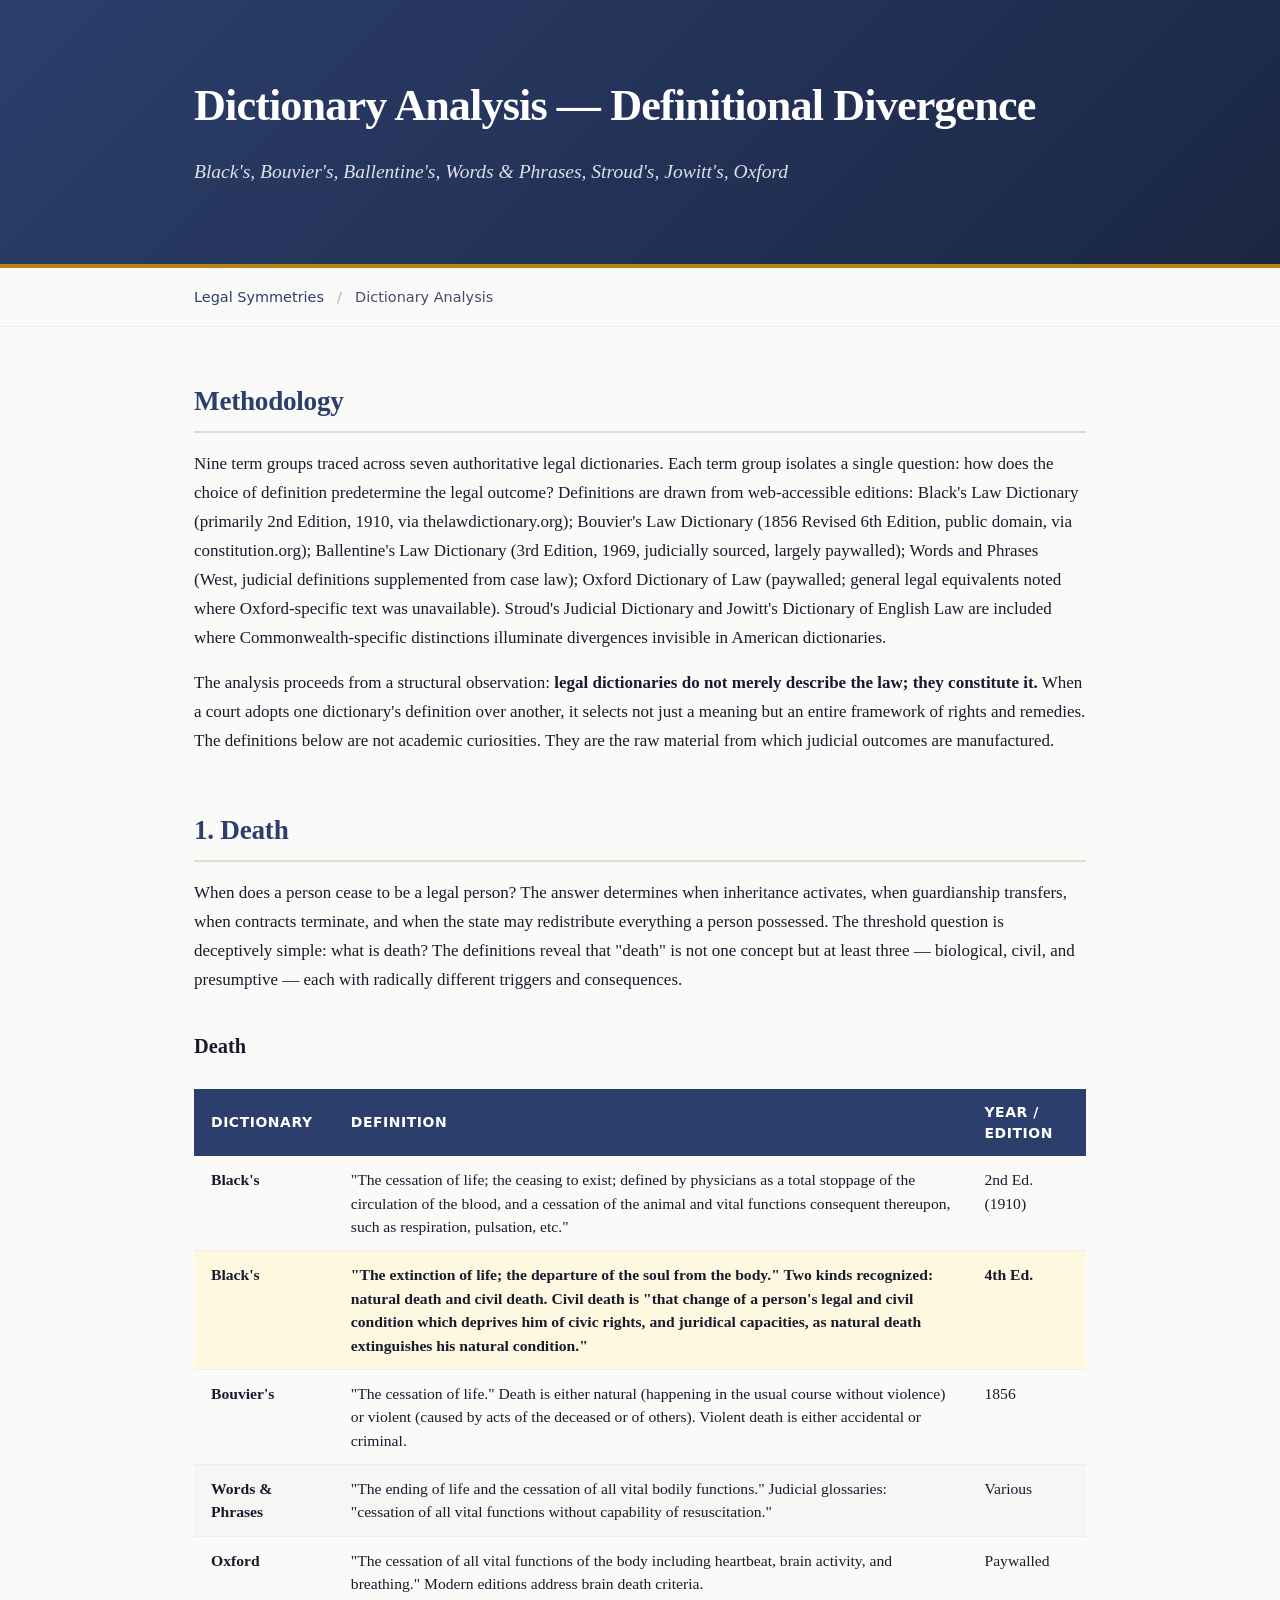
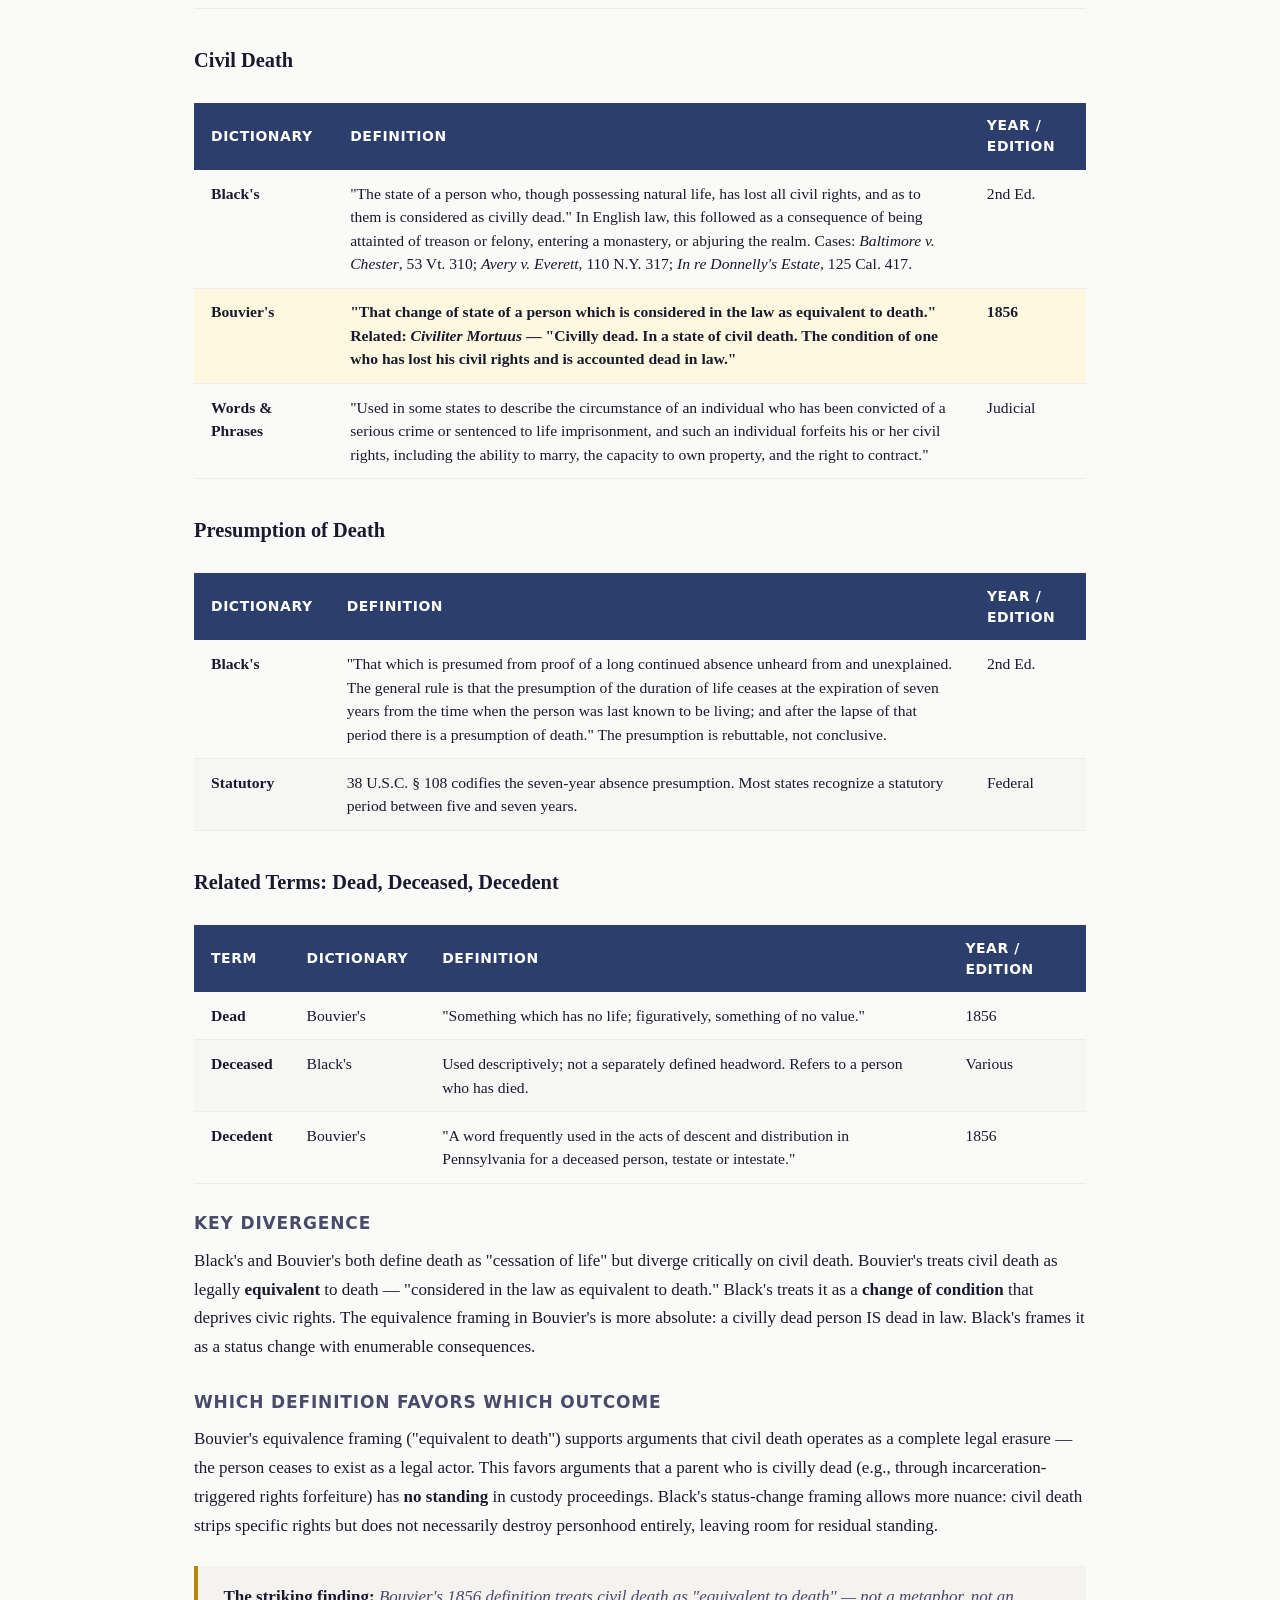
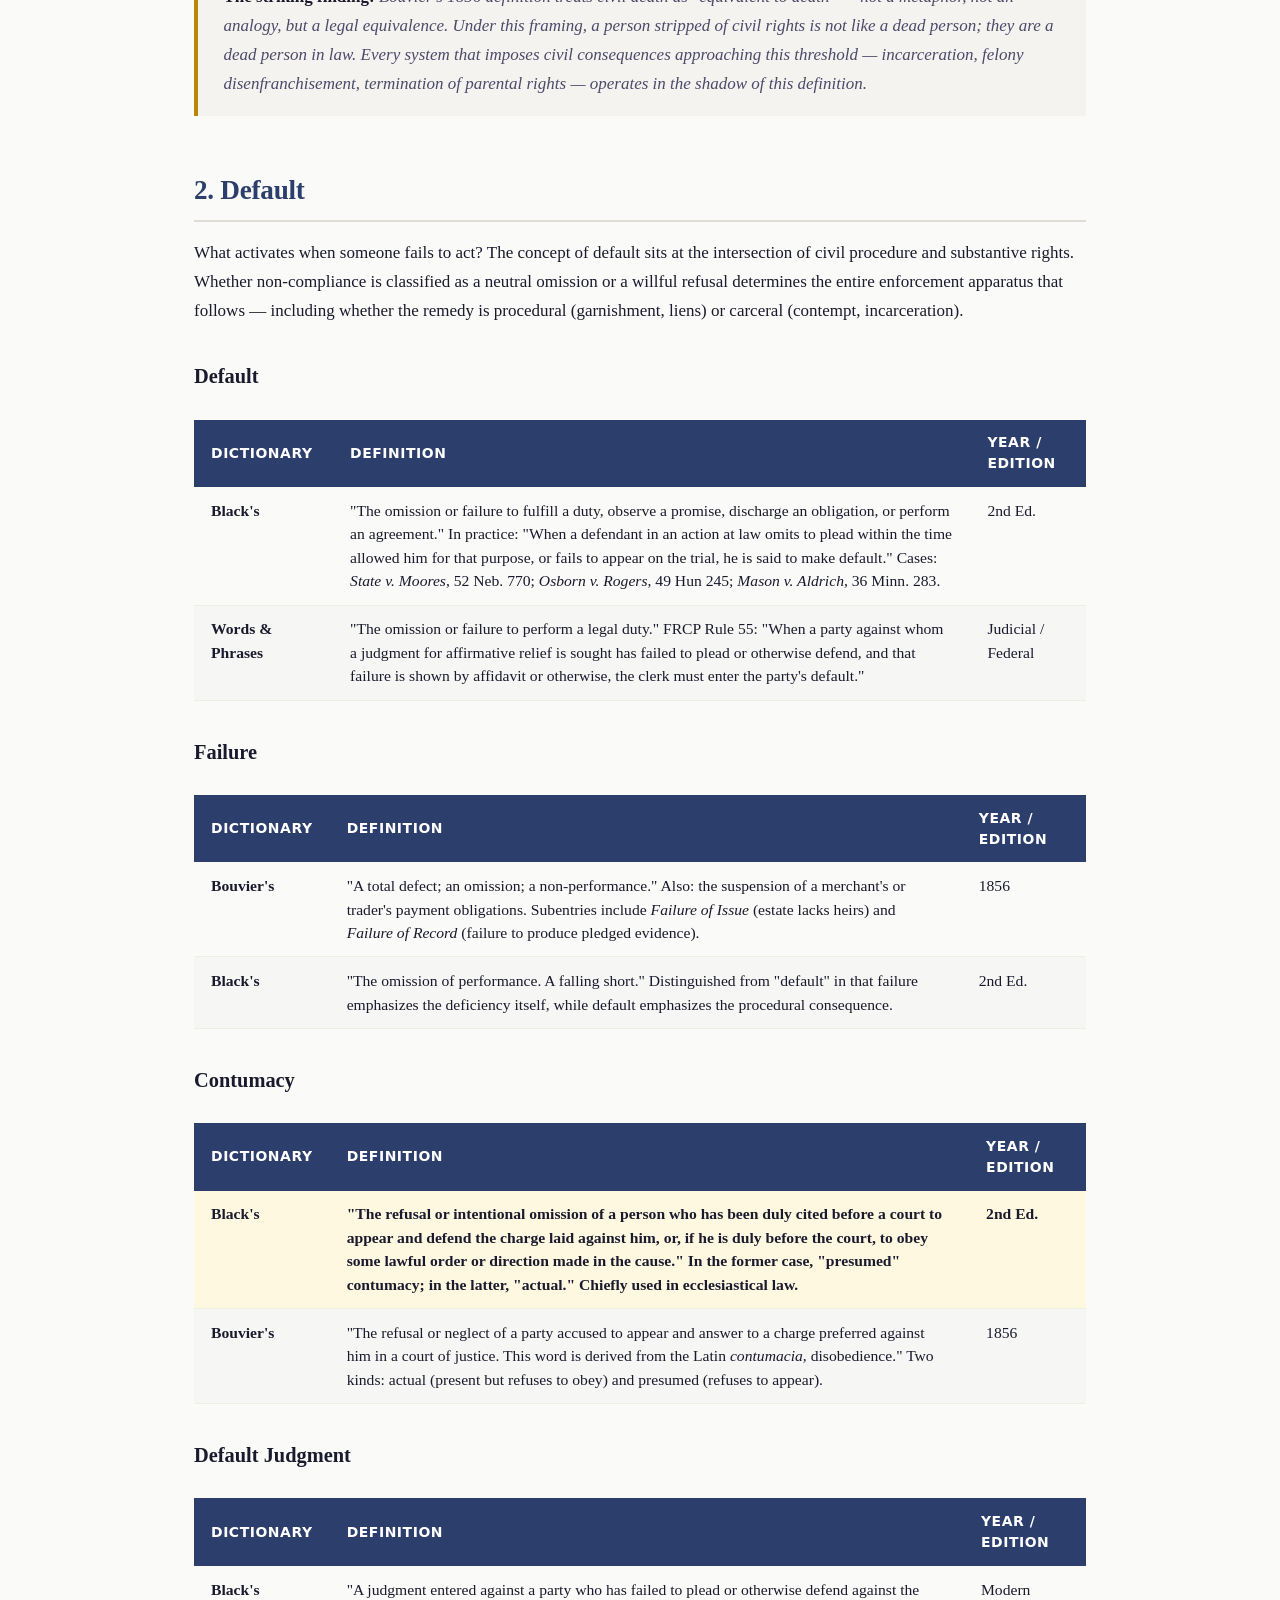
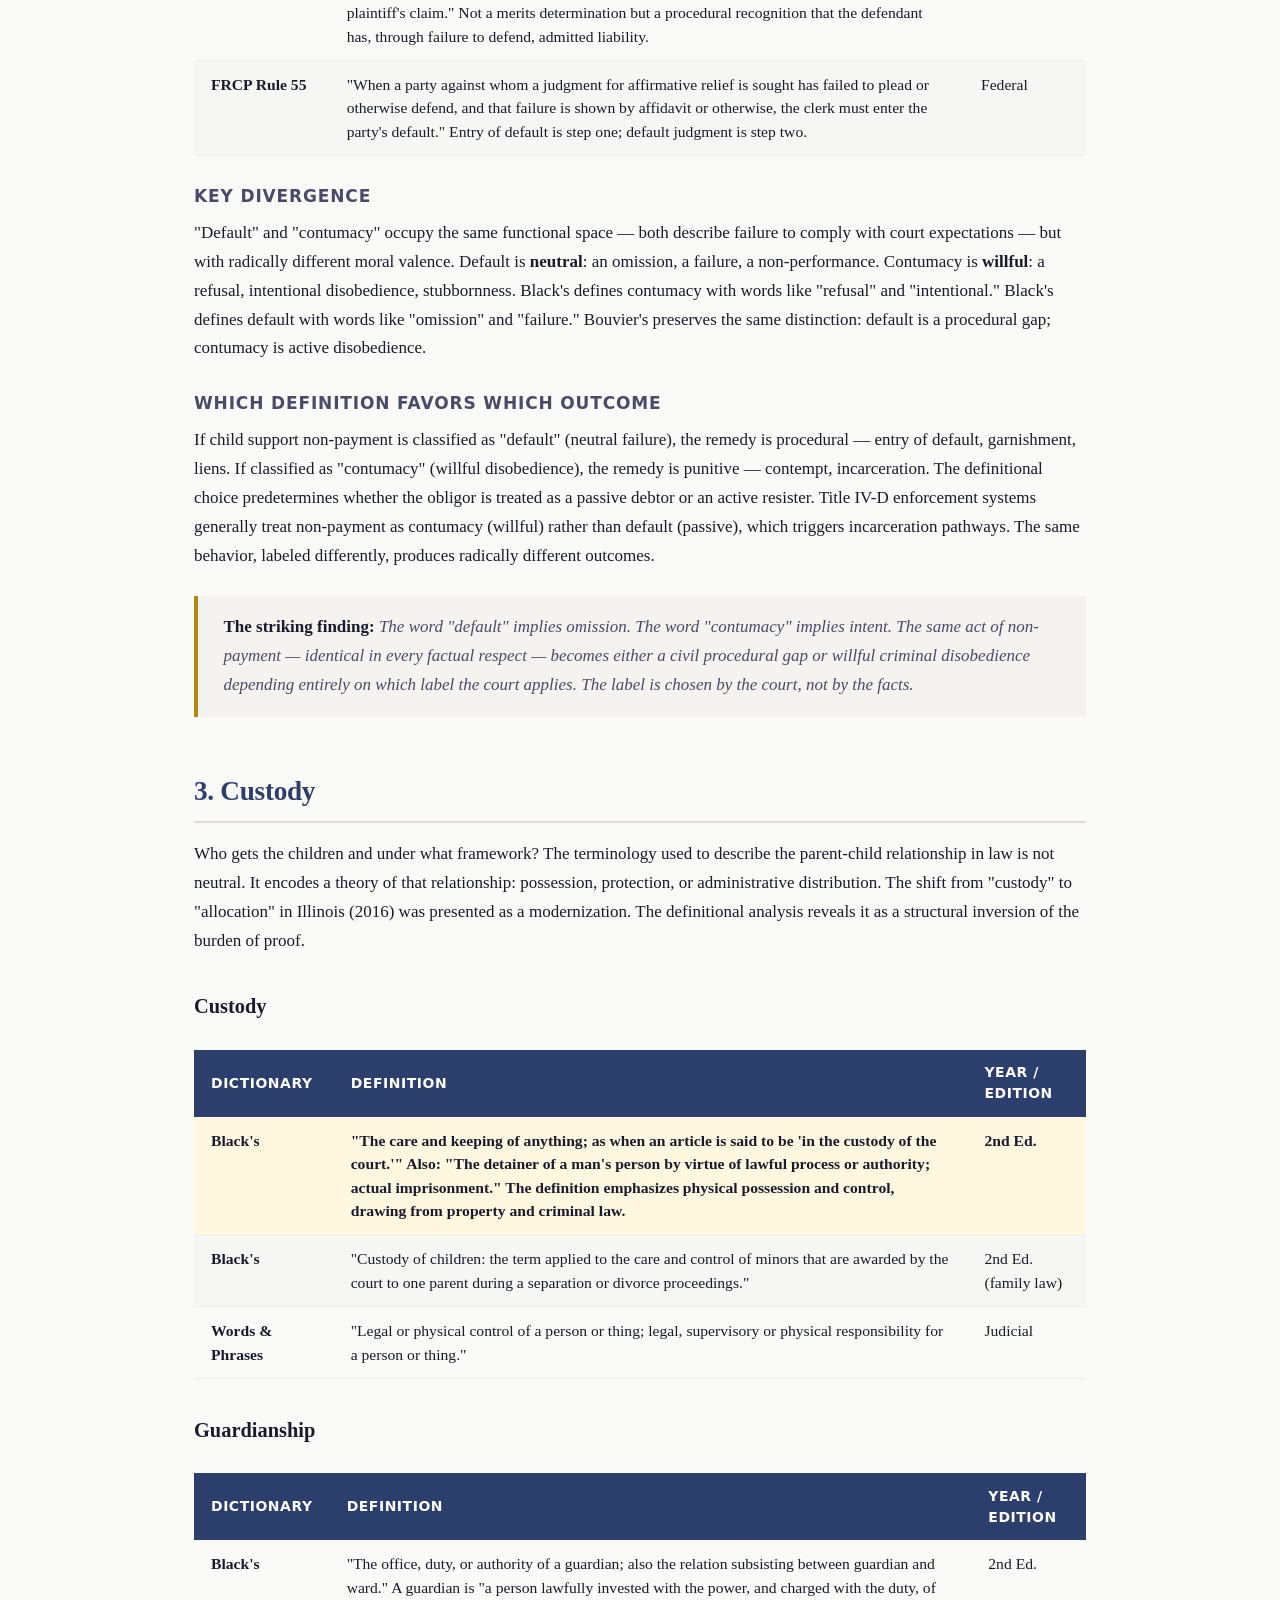
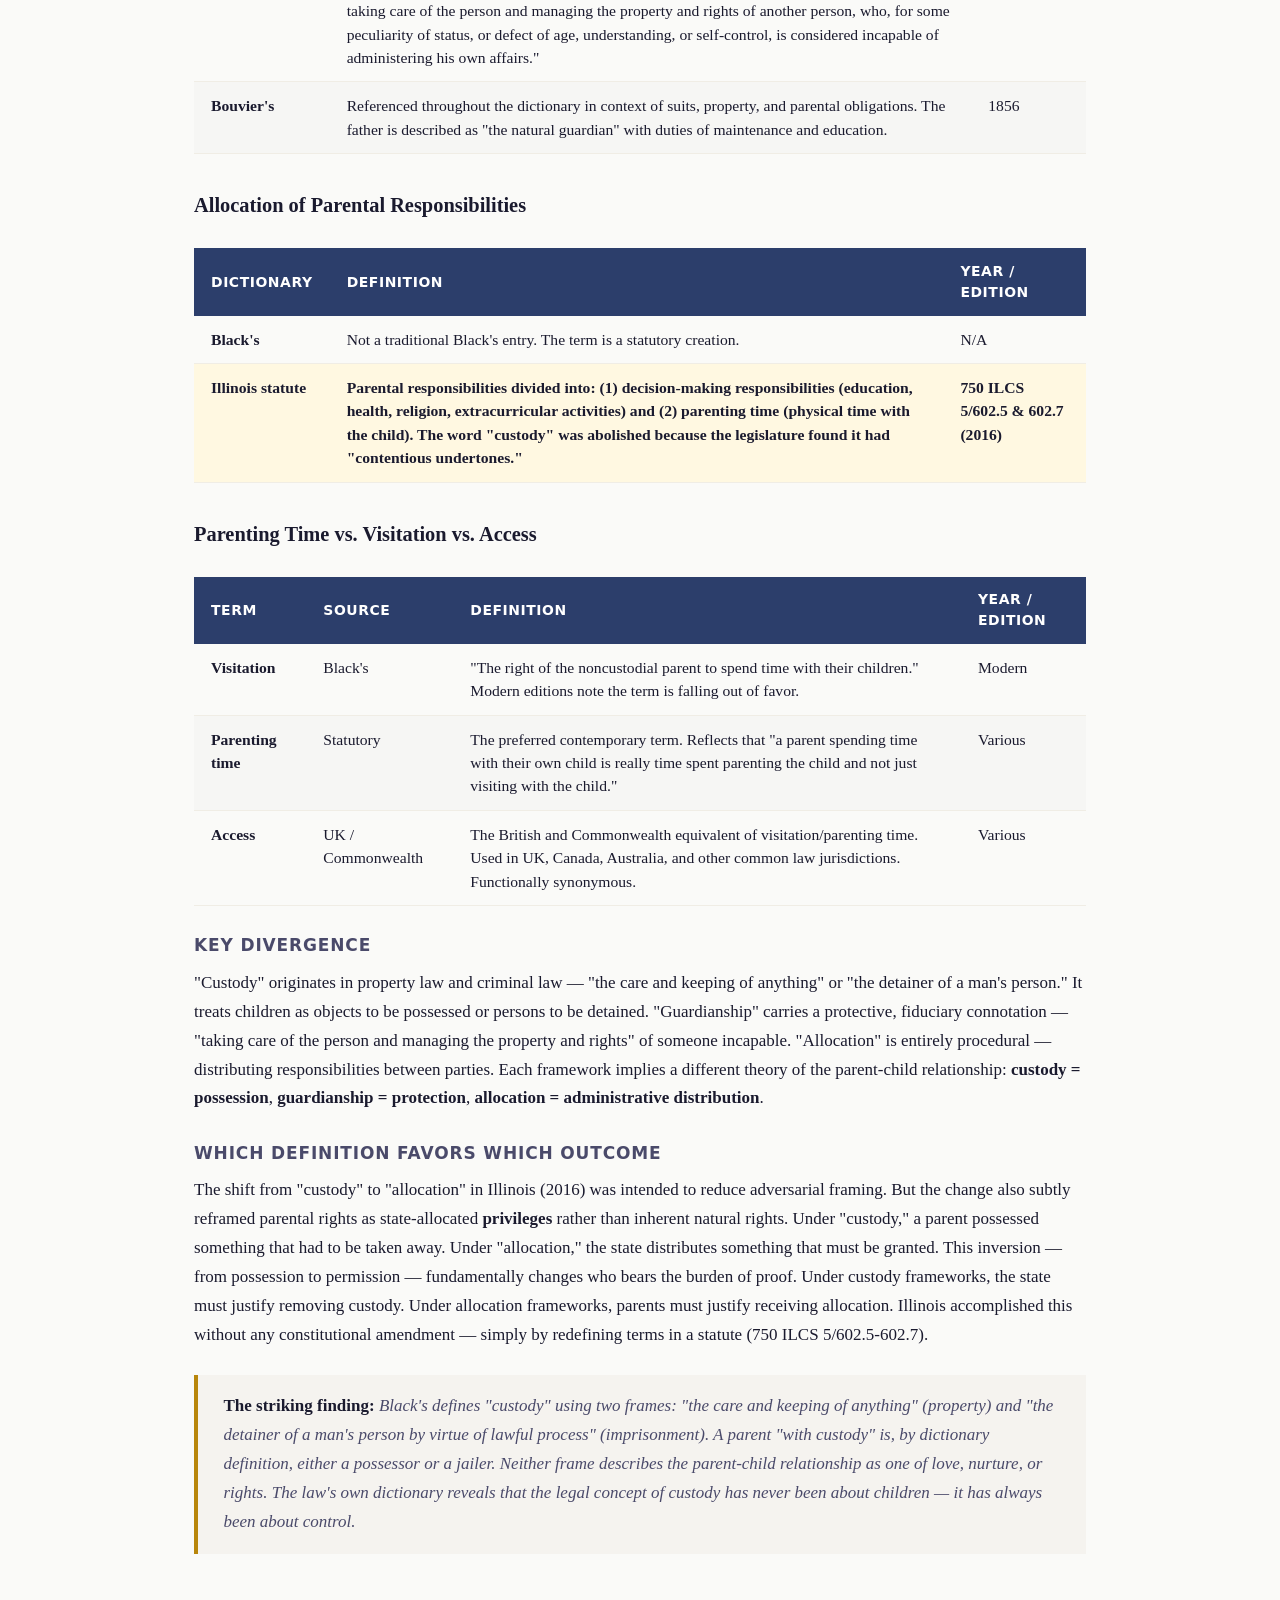
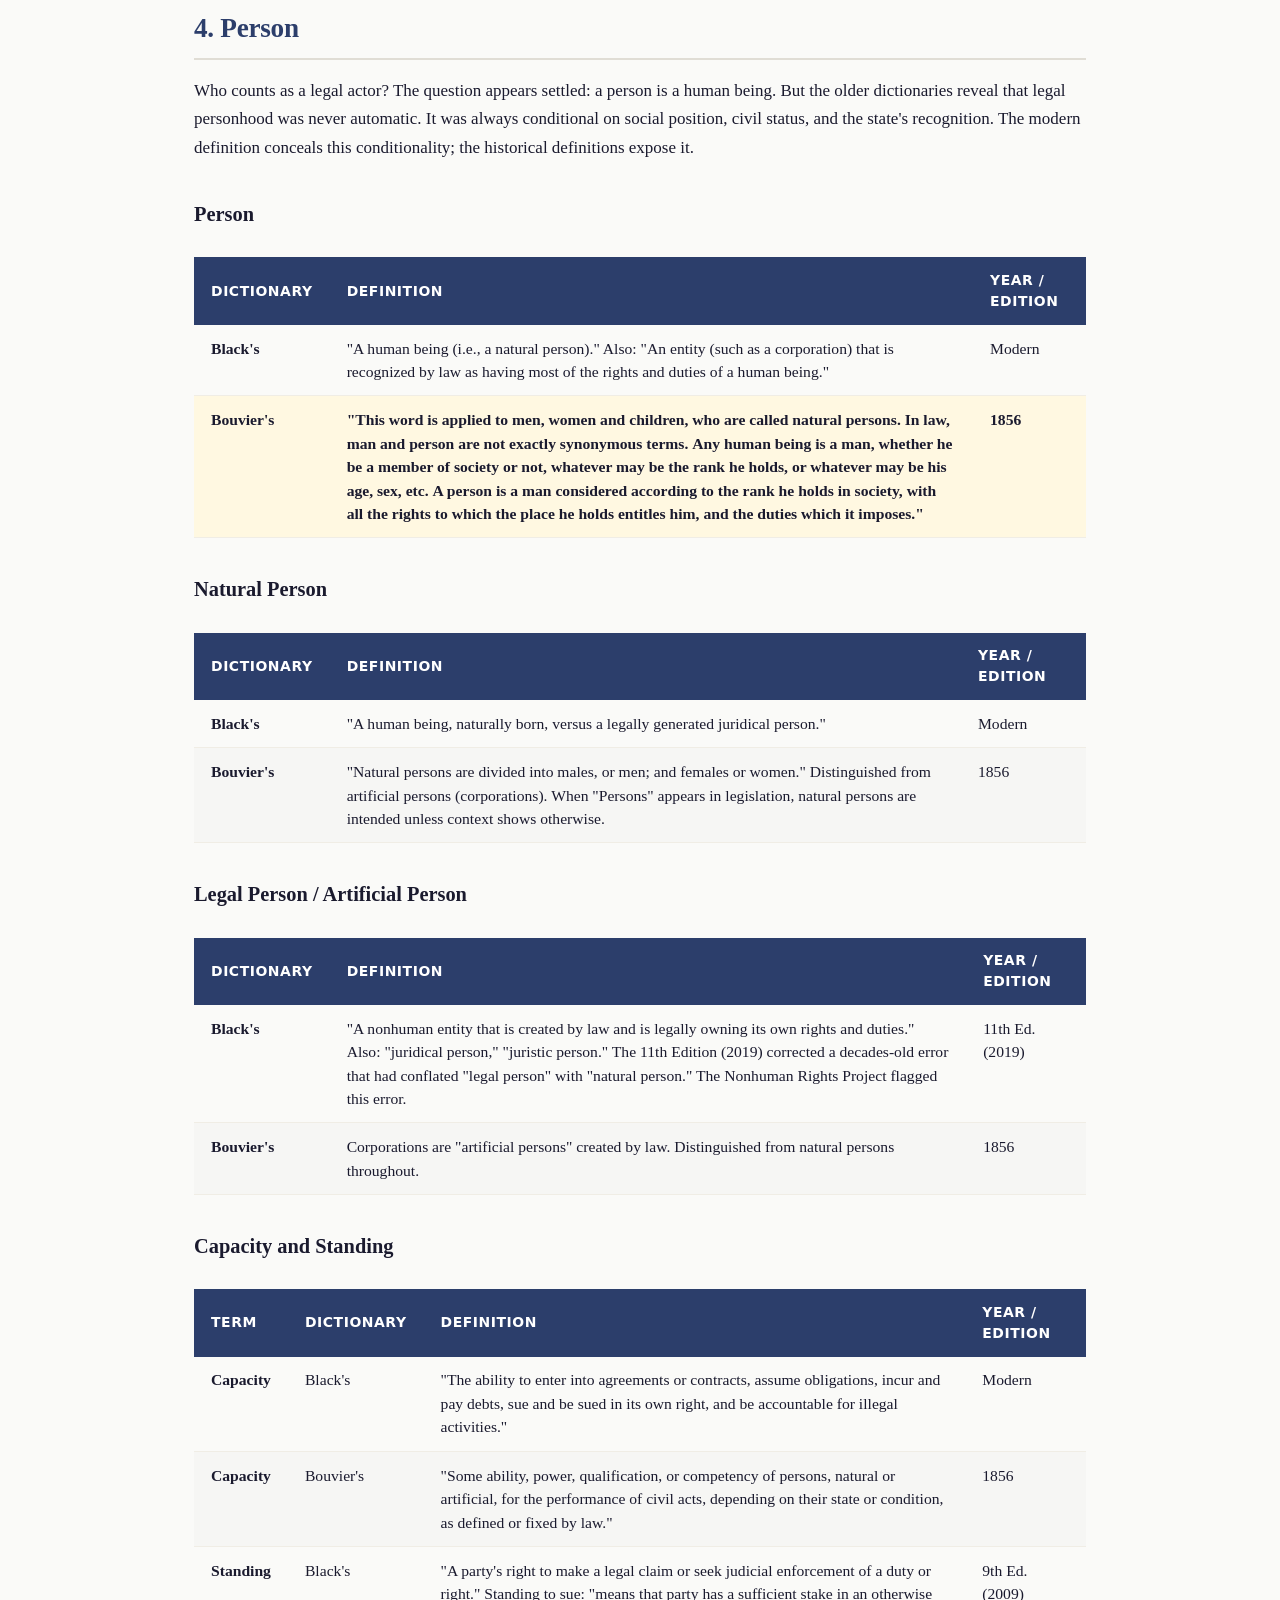
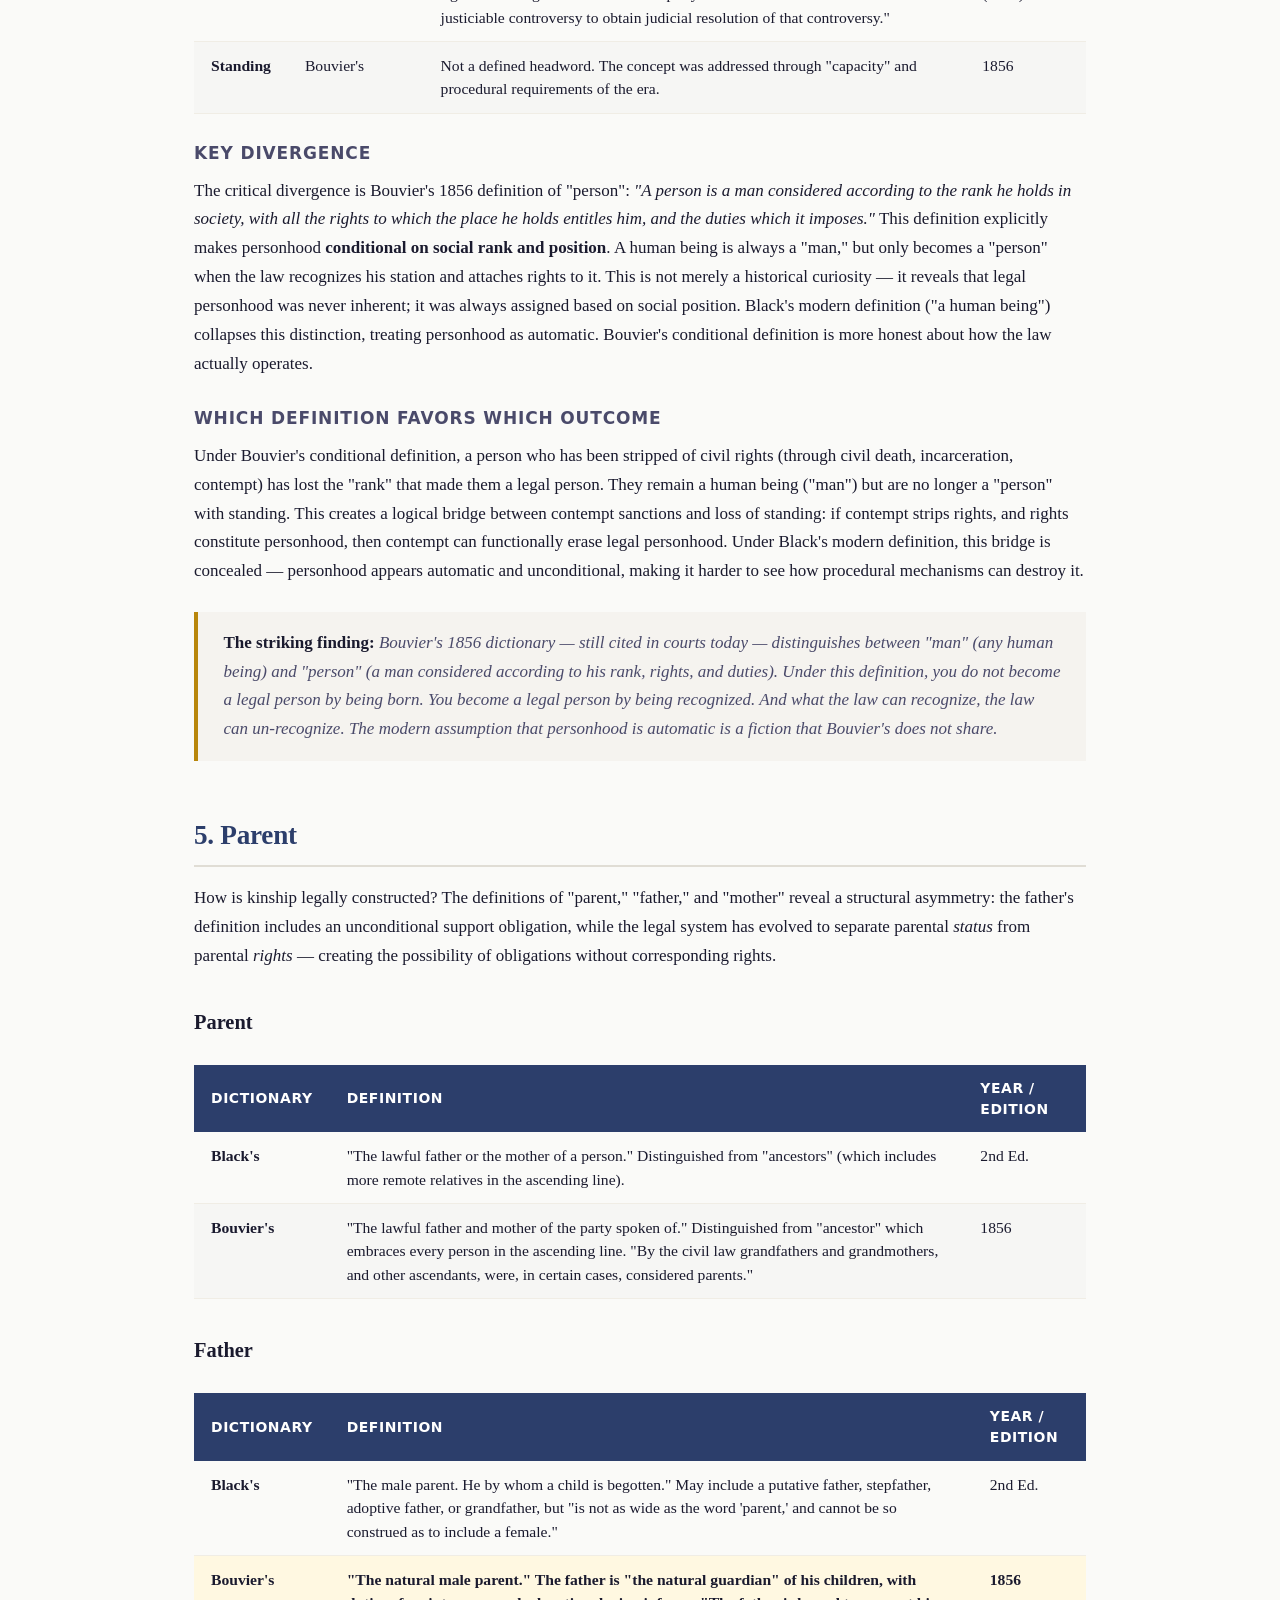
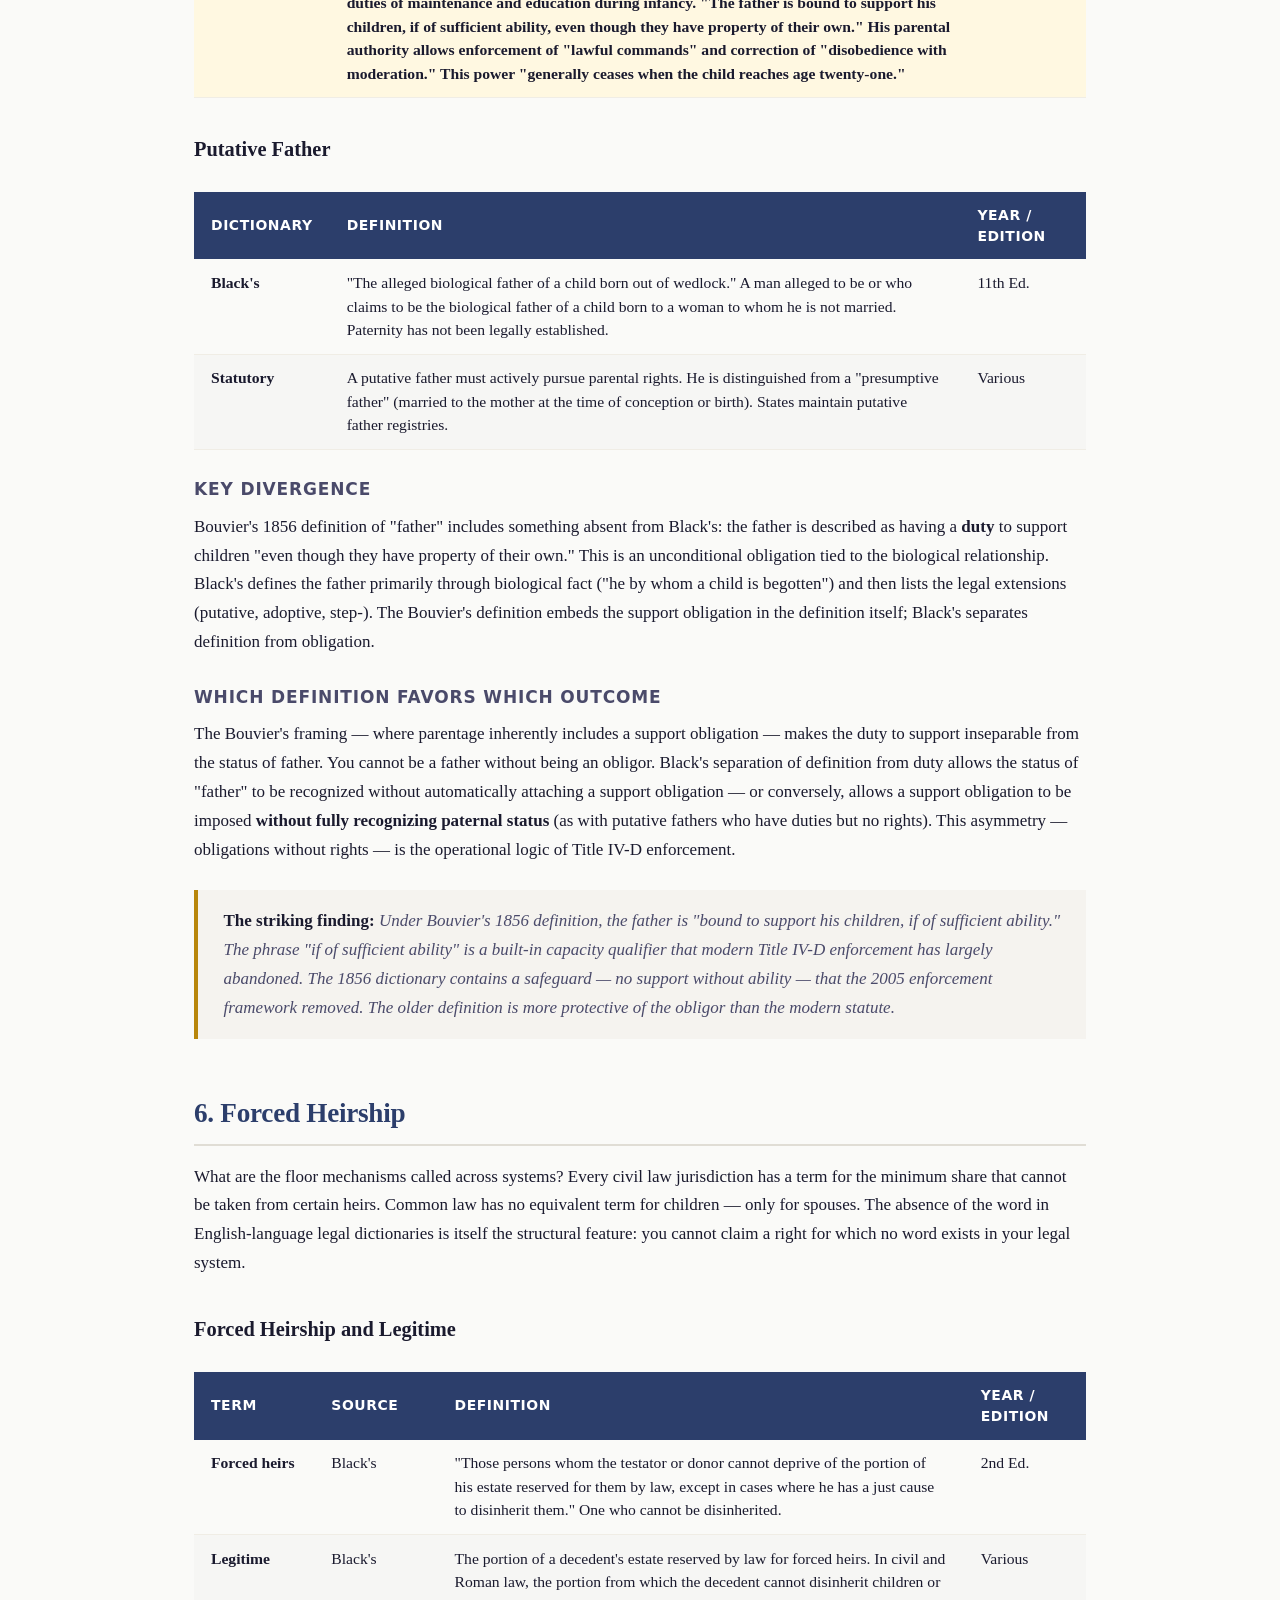
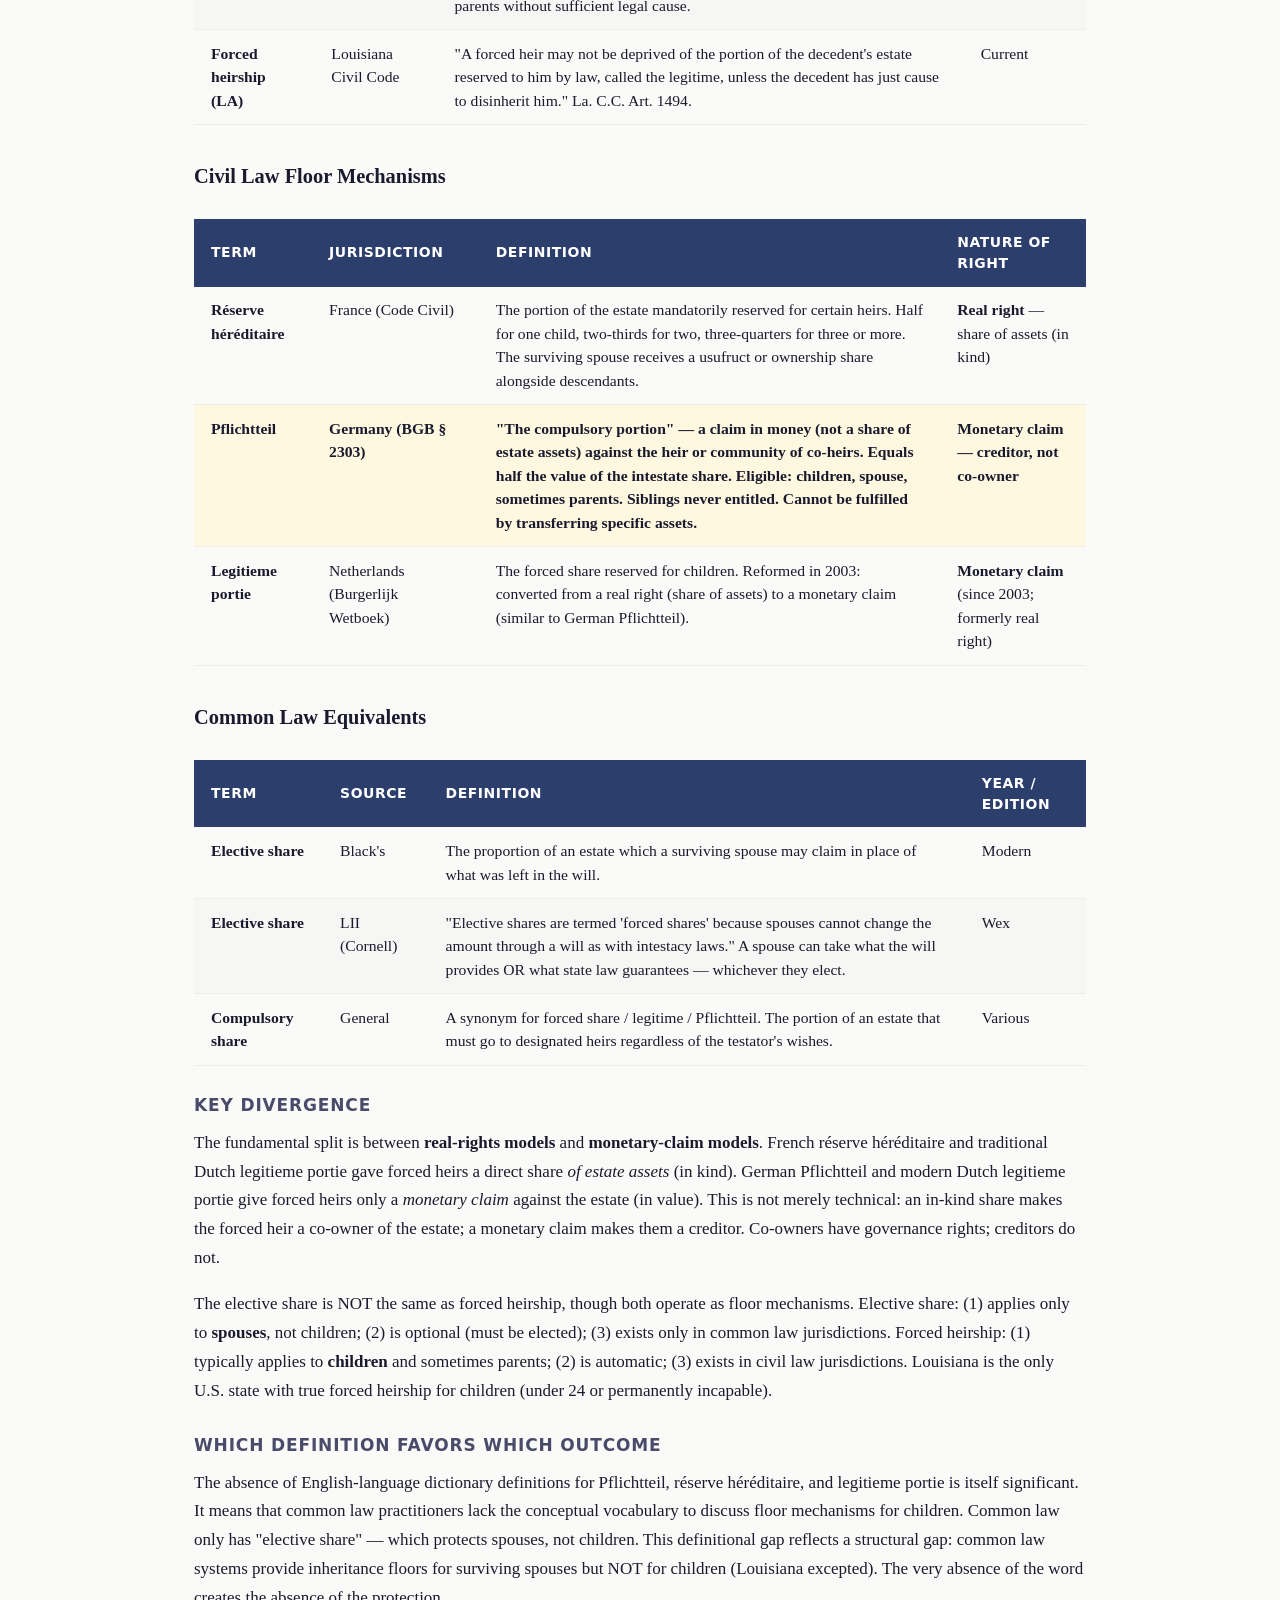
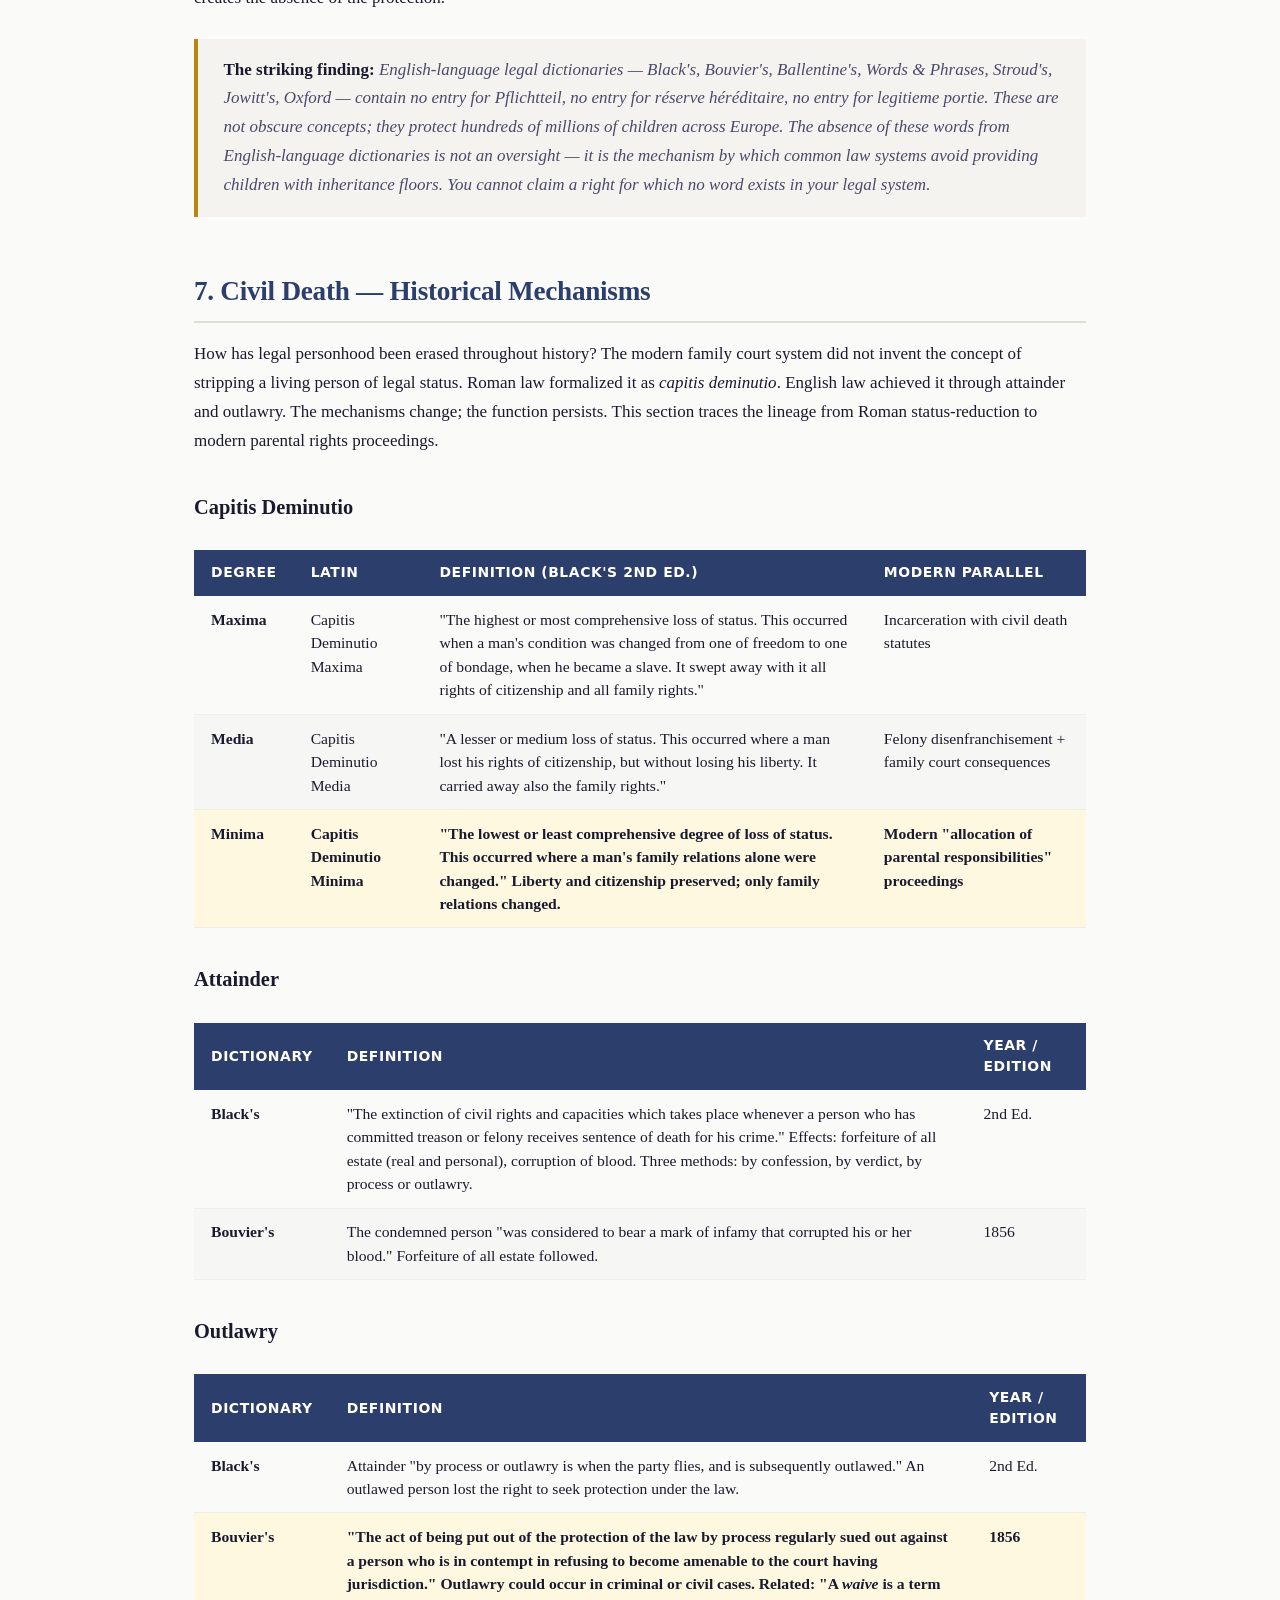
<file: docs/dictionary.html>
<!DOCTYPE html>
<html lang="en">
<head>
  <meta charset="UTF-8">
  <meta name="viewport" content="width=device-width, initial-scale=1.0">
  <title>Dictionary Analysis &mdash; Definitional Divergence</title>
  <link rel="stylesheet" href="assets/style.css">
</head>
<body>

<header class="hero">
  <div class="container">
    <h1>Dictionary Analysis &mdash; Definitional Divergence</h1>
    <p class="subtitle">Black's, Bouvier's, Ballentine's, Words &amp; Phrases, Stroud's, Jowitt's, Oxford</p>
  </div>
</header>

<div class="breadcrumb">
  <div class="container">
    <a href="index.html">Legal Symmetries</a>
    <span class="sep">/</span>
    Dictionary Analysis
  </div>
</div>

<main class="container">

  <h2>Methodology</h2>

  <p>Nine term groups traced across seven authoritative legal dictionaries. Each term group isolates a single question: how does the choice of definition predetermine the legal outcome? Definitions are drawn from web-accessible editions: Black's Law Dictionary (primarily 2nd Edition, 1910, via thelawdictionary.org); Bouvier's Law Dictionary (1856 Revised 6th Edition, public domain, via constitution.org); Ballentine's Law Dictionary (3rd Edition, 1969, judicially sourced, largely paywalled); Words and Phrases (West, judicial definitions supplemented from case law); Oxford Dictionary of Law (paywalled; general legal equivalents noted where Oxford-specific text was unavailable). Stroud's Judicial Dictionary and Jowitt's Dictionary of English Law are included where Commonwealth-specific distinctions illuminate divergences invisible in American dictionaries.</p>

  <p>The analysis proceeds from a structural observation: <strong>legal dictionaries do not merely describe the law; they constitute it.</strong> When a court adopts one dictionary's definition over another, it selects not just a meaning but an entire framework of rights and remedies. The definitions below are not academic curiosities. They are the raw material from which judicial outcomes are manufactured.</p>

  <!-- ============================================================ -->
  <!-- TERM GROUP 1: DEATH -->
  <!-- ============================================================ -->

  <h2>1. Death</h2>

  <p>When does a person cease to be a legal person? The answer determines when inheritance activates, when guardianship transfers, when contracts terminate, and when the state may redistribute everything a person possessed. The threshold question is deceptively simple: what is death? The definitions reveal that "death" is not one concept but at least three &mdash; biological, civil, and presumptive &mdash; each with radically different triggers and consequences.</p>

  <h3>Death</h3>

  <table>
    <thead>
      <tr><th>Dictionary</th><th>Definition</th><th>Year / Edition</th></tr>
    </thead>
    <tbody>
      <tr>
        <td><strong>Black's</strong></td>
        <td>"The cessation of life; the ceasing to exist; defined by physicians as a total stoppage of the circulation of the blood, and a cessation of the animal and vital functions consequent thereupon, such as respiration, pulsation, etc."</td>
        <td>2nd Ed. (1910)</td>
      </tr>
      <tr class="highlight">
        <td><strong>Black's</strong></td>
        <td>"The extinction of life; the departure of the soul from the body." Two kinds recognized: <strong>natural death</strong> and <strong>civil death</strong>. Civil death is "that change of a person's legal and civil condition which deprives him of civic rights, and juridical capacities, as natural death extinguishes his natural condition."</td>
        <td>4th Ed.</td>
      </tr>
      <tr>
        <td><strong>Bouvier's</strong></td>
        <td>"The cessation of life." Death is either natural (happening in the usual course without violence) or violent (caused by acts of the deceased or of others). Violent death is either accidental or criminal.</td>
        <td>1856</td>
      </tr>
      <tr>
        <td><strong>Words &amp; Phrases</strong></td>
        <td>"The ending of life and the cessation of all vital bodily functions." Judicial glossaries: "cessation of all vital functions without capability of resuscitation."</td>
        <td>Various</td>
      </tr>
      <tr>
        <td><strong>Oxford</strong></td>
        <td>"The cessation of all vital functions of the body including heartbeat, brain activity, and breathing." Modern editions address brain death criteria.</td>
        <td>Paywalled</td>
      </tr>
    </tbody>
  </table>

  <h3>Civil Death</h3>

  <table>
    <thead>
      <tr><th>Dictionary</th><th>Definition</th><th>Year / Edition</th></tr>
    </thead>
    <tbody>
      <tr>
        <td><strong>Black's</strong></td>
        <td>"The state of a person who, though possessing natural life, has lost all civil rights, and as to them is considered as civilly dead." In English law, this followed as a consequence of being attainted of treason or felony, entering a monastery, or abjuring the realm. Cases: <em>Baltimore v. Chester</em>, 53 Vt. 310; <em>Avery v. Everett</em>, 110 N.Y. 317; <em>In re Donnelly's Estate</em>, 125 Cal. 417.</td>
        <td>2nd Ed.</td>
      </tr>
      <tr class="highlight">
        <td><strong>Bouvier's</strong></td>
        <td>"That change of state of a person which is considered in the law as <strong>equivalent to death</strong>." Related: <em>Civiliter Mortuus</em> &mdash; "Civilly dead. In a state of civil death. The condition of one who has lost his civil rights and is accounted dead in law."</td>
        <td>1856</td>
      </tr>
      <tr>
        <td><strong>Words &amp; Phrases</strong></td>
        <td>"Used in some states to describe the circumstance of an individual who has been convicted of a serious crime or sentenced to life imprisonment, and such an individual forfeits his or her civil rights, including the ability to marry, the capacity to own property, and the right to contract."</td>
        <td>Judicial</td>
      </tr>
    </tbody>
  </table>

  <h3>Presumption of Death</h3>

  <table>
    <thead>
      <tr><th>Dictionary</th><th>Definition</th><th>Year / Edition</th></tr>
    </thead>
    <tbody>
      <tr>
        <td><strong>Black's</strong></td>
        <td>"That which is presumed from proof of a long continued absence unheard from and unexplained. The general rule is that the presumption of the duration of life ceases at the expiration of seven years from the time when the person was last known to be living; and after the lapse of that period there is a presumption of death." The presumption is rebuttable, not conclusive.</td>
        <td>2nd Ed.</td>
      </tr>
      <tr>
        <td><strong>Statutory</strong></td>
        <td>38 U.S.C. &sect; 108 codifies the seven-year absence presumption. Most states recognize a statutory period between five and seven years.</td>
        <td>Federal</td>
      </tr>
    </tbody>
  </table>

  <h3>Related Terms: Dead, Deceased, Decedent</h3>

  <table>
    <thead>
      <tr><th>Term</th><th>Dictionary</th><th>Definition</th><th>Year / Edition</th></tr>
    </thead>
    <tbody>
      <tr>
        <td><strong>Dead</strong></td>
        <td>Bouvier's</td>
        <td>"Something which has no life; figuratively, something of no value."</td>
        <td>1856</td>
      </tr>
      <tr>
        <td><strong>Deceased</strong></td>
        <td>Black's</td>
        <td>Used descriptively; not a separately defined headword. Refers to a person who has died.</td>
        <td>Various</td>
      </tr>
      <tr>
        <td><strong>Decedent</strong></td>
        <td>Bouvier's</td>
        <td>"A word frequently used in the acts of descent and distribution in Pennsylvania for a deceased person, testate or intestate."</td>
        <td>1856</td>
      </tr>
    </tbody>
  </table>

  <h4>Key Divergence</h4>

  <p>Black's and Bouvier's both define death as "cessation of life" but diverge critically on civil death. Bouvier's treats civil death as legally <strong>equivalent</strong> to death &mdash; "considered in the law as equivalent to death." Black's treats it as a <strong>change of condition</strong> that deprives civic rights. The equivalence framing in Bouvier's is more absolute: a civilly dead person IS dead in law. Black's frames it as a status change with enumerable consequences.</p>

  <h4>Which Definition Favors Which Outcome</h4>

  <p>Bouvier's equivalence framing ("equivalent to death") supports arguments that civil death operates as a complete legal erasure &mdash; the person ceases to exist as a legal actor. This favors arguments that a parent who is civilly dead (e.g., through incarceration-triggered rights forfeiture) has <strong>no standing</strong> in custody proceedings. Black's status-change framing allows more nuance: civil death strips specific rights but does not necessarily destroy personhood entirely, leaving room for residual standing.</p>

  <blockquote>
    <strong>The striking finding:</strong> Bouvier's 1856 definition treats civil death as "equivalent to death" &mdash; not a metaphor, not an analogy, but a legal equivalence. Under this framing, a person stripped of civil rights is not <em>like</em> a dead person; they <em>are</em> a dead person in law. Every system that imposes civil consequences approaching this threshold &mdash; incarceration, felony disenfranchisement, termination of parental rights &mdash; operates in the shadow of this definition.
  </blockquote>

  <!-- ============================================================ -->
  <!-- TERM GROUP 2: DEFAULT -->
  <!-- ============================================================ -->

  <h2>2. Default</h2>

  <p>What activates when someone fails to act? The concept of default sits at the intersection of civil procedure and substantive rights. Whether non-compliance is classified as a neutral omission or a willful refusal determines the entire enforcement apparatus that follows &mdash; including whether the remedy is procedural (garnishment, liens) or carceral (contempt, incarceration).</p>

  <h3>Default</h3>

  <table>
    <thead>
      <tr><th>Dictionary</th><th>Definition</th><th>Year / Edition</th></tr>
    </thead>
    <tbody>
      <tr>
        <td><strong>Black's</strong></td>
        <td>"The omission or failure to fulfill a duty, observe a promise, discharge an obligation, or perform an agreement." In practice: "When a defendant in an action at law omits to plead within the time allowed him for that purpose, or fails to appear on the trial, he is said to make default." Cases: <em>State v. Moores</em>, 52 Neb. 770; <em>Osborn v. Rogers</em>, 49 Hun 245; <em>Mason v. Aldrich</em>, 36 Minn. 283.</td>
        <td>2nd Ed.</td>
      </tr>
      <tr>
        <td><strong>Words &amp; Phrases</strong></td>
        <td>"The omission or failure to perform a legal duty." FRCP Rule 55: "When a party against whom a judgment for affirmative relief is sought has failed to plead or otherwise defend, and that failure is shown by affidavit or otherwise, the clerk must enter the party's default."</td>
        <td>Judicial / Federal</td>
      </tr>
    </tbody>
  </table>

  <h3>Failure</h3>

  <table>
    <thead>
      <tr><th>Dictionary</th><th>Definition</th><th>Year / Edition</th></tr>
    </thead>
    <tbody>
      <tr>
        <td><strong>Bouvier's</strong></td>
        <td>"A total defect; an omission; a non-performance." Also: the suspension of a merchant's or trader's payment obligations. Subentries include <em>Failure of Issue</em> (estate lacks heirs) and <em>Failure of Record</em> (failure to produce pledged evidence).</td>
        <td>1856</td>
      </tr>
      <tr>
        <td><strong>Black's</strong></td>
        <td>"The omission of performance. A falling short." Distinguished from "default" in that failure emphasizes the deficiency itself, while default emphasizes the procedural consequence.</td>
        <td>2nd Ed.</td>
      </tr>
    </tbody>
  </table>

  <h3>Contumacy</h3>

  <table>
    <thead>
      <tr><th>Dictionary</th><th>Definition</th><th>Year / Edition</th></tr>
    </thead>
    <tbody>
      <tr class="highlight">
        <td><strong>Black's</strong></td>
        <td>"The refusal or <strong>intentional</strong> omission of a person who has been duly cited before a court to appear and defend the charge laid against him, or, if he is duly before the court, to obey some lawful order or direction made in the cause." In the former case, "presumed" contumacy; in the latter, "actual." Chiefly used in ecclesiastical law.</td>
        <td>2nd Ed.</td>
      </tr>
      <tr>
        <td><strong>Bouvier's</strong></td>
        <td>"The refusal or neglect of a party accused to appear and answer to a charge preferred against him in a court of justice. This word is derived from the Latin <em>contumacia</em>, disobedience." Two kinds: actual (present but refuses to obey) and presumed (refuses to appear).</td>
        <td>1856</td>
      </tr>
    </tbody>
  </table>

  <h3>Default Judgment</h3>

  <table>
    <thead>
      <tr><th>Dictionary</th><th>Definition</th><th>Year / Edition</th></tr>
    </thead>
    <tbody>
      <tr>
        <td><strong>Black's</strong></td>
        <td>"A judgment entered against a party who has failed to plead or otherwise defend against the plaintiff's claim." Not a merits determination but a procedural recognition that the defendant has, through failure to defend, admitted liability.</td>
        <td>Modern</td>
      </tr>
      <tr>
        <td><strong>FRCP Rule 55</strong></td>
        <td>"When a party against whom a judgment for affirmative relief is sought has failed to plead or otherwise defend, and that failure is shown by affidavit or otherwise, the clerk must enter the party's default." Entry of default is step one; default judgment is step two.</td>
        <td>Federal</td>
      </tr>
    </tbody>
  </table>

  <h4>Key Divergence</h4>

  <p>"Default" and "contumacy" occupy the same functional space &mdash; both describe failure to comply with court expectations &mdash; but with radically different moral valence. Default is <strong>neutral</strong>: an omission, a failure, a non-performance. Contumacy is <strong>willful</strong>: a refusal, intentional disobedience, stubbornness. Black's defines contumacy with words like "refusal" and "intentional." Black's defines default with words like "omission" and "failure." Bouvier's preserves the same distinction: default is a procedural gap; contumacy is active disobedience.</p>

  <h4>Which Definition Favors Which Outcome</h4>

  <p>If child support non-payment is classified as "default" (neutral failure), the remedy is procedural &mdash; entry of default, garnishment, liens. If classified as "contumacy" (willful disobedience), the remedy is punitive &mdash; contempt, incarceration. The definitional choice predetermines whether the obligor is treated as a passive debtor or an active resister. Title IV-D enforcement systems generally treat non-payment as contumacy (willful) rather than default (passive), which triggers incarceration pathways. The same behavior, labeled differently, produces radically different outcomes.</p>

  <blockquote>
    <strong>The striking finding:</strong> The word "default" implies omission. The word "contumacy" implies intent. The same act of non-payment &mdash; identical in every factual respect &mdash; becomes either a civil procedural gap or willful criminal disobedience depending entirely on which label the court applies. The label is chosen by the court, not by the facts.
  </blockquote>

  <!-- ============================================================ -->
  <!-- TERM GROUP 3: CUSTODY -->
  <!-- ============================================================ -->

  <h2>3. Custody</h2>

  <p>Who gets the children and under what framework? The terminology used to describe the parent-child relationship in law is not neutral. It encodes a theory of that relationship: possession, protection, or administrative distribution. The shift from "custody" to "allocation" in Illinois (2016) was presented as a modernization. The definitional analysis reveals it as a structural inversion of the burden of proof.</p>

  <h3>Custody</h3>

  <table>
    <thead>
      <tr><th>Dictionary</th><th>Definition</th><th>Year / Edition</th></tr>
    </thead>
    <tbody>
      <tr class="highlight">
        <td><strong>Black's</strong></td>
        <td>"The care and keeping of anything; as when an article is said to be 'in the custody of the court.'" Also: "The detainer of a man's person by virtue of lawful process or authority; actual imprisonment." The definition emphasizes physical possession and control, drawing from property and criminal law.</td>
        <td>2nd Ed.</td>
      </tr>
      <tr>
        <td><strong>Black's</strong></td>
        <td>"Custody of children: the term applied to the care and control of minors that are awarded by the court to one parent during a separation or divorce proceedings."</td>
        <td>2nd Ed. (family law)</td>
      </tr>
      <tr>
        <td><strong>Words &amp; Phrases</strong></td>
        <td>"Legal or physical control of a person or thing; legal, supervisory or physical responsibility for a person or thing."</td>
        <td>Judicial</td>
      </tr>
    </tbody>
  </table>

  <h3>Guardianship</h3>

  <table>
    <thead>
      <tr><th>Dictionary</th><th>Definition</th><th>Year / Edition</th></tr>
    </thead>
    <tbody>
      <tr>
        <td><strong>Black's</strong></td>
        <td>"The office, duty, or authority of a guardian; also the relation subsisting between guardian and ward." A guardian is "a person lawfully invested with the power, and charged with the duty, of taking care of the person and managing the property and rights of another person, who, for some peculiarity of status, or defect of age, understanding, or self-control, is considered incapable of administering his own affairs."</td>
        <td>2nd Ed.</td>
      </tr>
      <tr>
        <td><strong>Bouvier's</strong></td>
        <td>Referenced throughout the dictionary in context of suits, property, and parental obligations. The father is described as "the natural guardian" with duties of maintenance and education.</td>
        <td>1856</td>
      </tr>
    </tbody>
  </table>

  <h3>Allocation of Parental Responsibilities</h3>

  <table>
    <thead>
      <tr><th>Dictionary</th><th>Definition</th><th>Year / Edition</th></tr>
    </thead>
    <tbody>
      <tr>
        <td><strong>Black's</strong></td>
        <td>Not a traditional Black's entry. The term is a statutory creation.</td>
        <td>N/A</td>
      </tr>
      <tr class="highlight">
        <td><strong>Illinois statute</strong></td>
        <td>Parental responsibilities divided into: (1) <strong>decision-making responsibilities</strong> (education, health, religion, extracurricular activities) and (2) <strong>parenting time</strong> (physical time with the child). The word "custody" was abolished because the legislature found it had "contentious undertones."</td>
        <td>750 ILCS 5/602.5 &amp; 602.7 (2016)</td>
      </tr>
    </tbody>
  </table>

  <h3>Parenting Time vs. Visitation vs. Access</h3>

  <table>
    <thead>
      <tr><th>Term</th><th>Source</th><th>Definition</th><th>Year / Edition</th></tr>
    </thead>
    <tbody>
      <tr>
        <td><strong>Visitation</strong></td>
        <td>Black's</td>
        <td>"The right of the noncustodial parent to spend time with their children." Modern editions note the term is falling out of favor.</td>
        <td>Modern</td>
      </tr>
      <tr>
        <td><strong>Parenting time</strong></td>
        <td>Statutory</td>
        <td>The preferred contemporary term. Reflects that "a parent spending time with their own child is really time spent parenting the child and not just visiting with the child."</td>
        <td>Various</td>
      </tr>
      <tr>
        <td><strong>Access</strong></td>
        <td>UK / Commonwealth</td>
        <td>The British and Commonwealth equivalent of visitation/parenting time. Used in UK, Canada, Australia, and other common law jurisdictions. Functionally synonymous.</td>
        <td>Various</td>
      </tr>
    </tbody>
  </table>

  <h4>Key Divergence</h4>

  <p>"Custody" originates in property law and criminal law &mdash; "the care and keeping of anything" or "the detainer of a man's person." It treats children as objects to be possessed or persons to be detained. "Guardianship" carries a protective, fiduciary connotation &mdash; "taking care of the person and managing the property and rights" of someone incapable. "Allocation" is entirely procedural &mdash; distributing responsibilities between parties. Each framework implies a different theory of the parent-child relationship: <strong>custody = possession</strong>, <strong>guardianship = protection</strong>, <strong>allocation = administrative distribution</strong>.</p>

  <h4>Which Definition Favors Which Outcome</h4>

  <p>The shift from "custody" to "allocation" in Illinois (2016) was intended to reduce adversarial framing. But the change also subtly reframed parental rights as state-allocated <strong>privileges</strong> rather than inherent natural rights. Under "custody," a parent possessed something that had to be taken away. Under "allocation," the state distributes something that must be granted. This inversion &mdash; from possession to permission &mdash; fundamentally changes who bears the burden of proof. Under custody frameworks, the state must justify removing custody. Under allocation frameworks, parents must justify receiving allocation. Illinois accomplished this without any constitutional amendment &mdash; simply by redefining terms in a statute (750 ILCS 5/602.5-602.7).</p>

  <blockquote>
    <strong>The striking finding:</strong> Black's defines "custody" using two frames: "the care and keeping of anything" (property) and "the detainer of a man's person by virtue of lawful process" (imprisonment). A parent "with custody" is, by dictionary definition, either a possessor or a jailer. Neither frame describes the parent-child relationship as one of love, nurture, or rights. The law's own dictionary reveals that the legal concept of custody has never been about children &mdash; it has always been about control.
  </blockquote>

  <!-- ============================================================ -->
  <!-- TERM GROUP 4: PERSON -->
  <!-- ============================================================ -->

  <h2>4. Person</h2>

  <p>Who counts as a legal actor? The question appears settled: a person is a human being. But the older dictionaries reveal that legal personhood was never automatic. It was always conditional on social position, civil status, and the state's recognition. The modern definition conceals this conditionality; the historical definitions expose it.</p>

  <h3>Person</h3>

  <table>
    <thead>
      <tr><th>Dictionary</th><th>Definition</th><th>Year / Edition</th></tr>
    </thead>
    <tbody>
      <tr>
        <td><strong>Black's</strong></td>
        <td>"A human being (i.e., a natural person)." Also: "An entity (such as a corporation) that is recognized by law as having most of the rights and duties of a human being."</td>
        <td>Modern</td>
      </tr>
      <tr class="highlight">
        <td><strong>Bouvier's</strong></td>
        <td>"This word is applied to men, women and children, who are called natural persons. In law, man and person are not exactly synonymous terms. <strong>Any human being is a man, whether he be a member of society or not</strong>, whatever may be the rank he holds, or whatever may be his age, sex, etc. <strong>A person is a man considered according to the rank he holds in society, with all the rights to which the place he holds entitles him, and the duties which it imposes.</strong>"</td>
        <td>1856</td>
      </tr>
    </tbody>
  </table>

  <h3>Natural Person</h3>

  <table>
    <thead>
      <tr><th>Dictionary</th><th>Definition</th><th>Year / Edition</th></tr>
    </thead>
    <tbody>
      <tr>
        <td><strong>Black's</strong></td>
        <td>"A human being, naturally born, versus a legally generated juridical person."</td>
        <td>Modern</td>
      </tr>
      <tr>
        <td><strong>Bouvier's</strong></td>
        <td>"Natural persons are divided into males, or men; and females or women." Distinguished from artificial persons (corporations). When "Persons" appears in legislation, natural persons are intended unless context shows otherwise.</td>
        <td>1856</td>
      </tr>
    </tbody>
  </table>

  <h3>Legal Person / Artificial Person</h3>

  <table>
    <thead>
      <tr><th>Dictionary</th><th>Definition</th><th>Year / Edition</th></tr>
    </thead>
    <tbody>
      <tr>
        <td><strong>Black's</strong></td>
        <td>"A nonhuman entity that is created by law and is legally owning its own rights and duties." Also: "juridical person," "juristic person." The 11th Edition (2019) corrected a decades-old error that had conflated "legal person" with "natural person." The Nonhuman Rights Project flagged this error.</td>
        <td>11th Ed. (2019)</td>
      </tr>
      <tr>
        <td><strong>Bouvier's</strong></td>
        <td>Corporations are "artificial persons" created by law. Distinguished from natural persons throughout.</td>
        <td>1856</td>
      </tr>
    </tbody>
  </table>

  <h3>Capacity and Standing</h3>

  <table>
    <thead>
      <tr><th>Term</th><th>Dictionary</th><th>Definition</th><th>Year / Edition</th></tr>
    </thead>
    <tbody>
      <tr>
        <td><strong>Capacity</strong></td>
        <td>Black's</td>
        <td>"The ability to enter into agreements or contracts, assume obligations, incur and pay debts, sue and be sued in its own right, and be accountable for illegal activities."</td>
        <td>Modern</td>
      </tr>
      <tr>
        <td><strong>Capacity</strong></td>
        <td>Bouvier's</td>
        <td>"Some ability, power, qualification, or competency of persons, natural or artificial, for the performance of civil acts, depending on their state or condition, as defined or fixed by law."</td>
        <td>1856</td>
      </tr>
      <tr>
        <td><strong>Standing</strong></td>
        <td>Black's</td>
        <td>"A party's right to make a legal claim or seek judicial enforcement of a duty or right." Standing to sue: "means that party has a sufficient stake in an otherwise justiciable controversy to obtain judicial resolution of that controversy."</td>
        <td>9th Ed. (2009)</td>
      </tr>
      <tr>
        <td><strong>Standing</strong></td>
        <td>Bouvier's</td>
        <td>Not a defined headword. The concept was addressed through "capacity" and procedural requirements of the era.</td>
        <td>1856</td>
      </tr>
    </tbody>
  </table>

  <h4>Key Divergence</h4>

  <p>The critical divergence is Bouvier's 1856 definition of "person": <em>"A person is a man considered according to the rank he holds in society, with all the rights to which the place he holds entitles him, and the duties which it imposes."</em> This definition explicitly makes personhood <strong>conditional on social rank and position</strong>. A human being is always a "man," but only becomes a "person" when the law recognizes his station and attaches rights to it. This is not merely a historical curiosity &mdash; it reveals that legal personhood was never inherent; it was always assigned based on social position. Black's modern definition ("a human being") collapses this distinction, treating personhood as automatic. Bouvier's conditional definition is more honest about how the law actually operates.</p>

  <h4>Which Definition Favors Which Outcome</h4>

  <p>Under Bouvier's conditional definition, a person who has been stripped of civil rights (through civil death, incarceration, contempt) has lost the "rank" that made them a legal person. They remain a human being ("man") but are no longer a "person" with standing. This creates a logical bridge between contempt sanctions and loss of standing: if contempt strips rights, and rights constitute personhood, then contempt can functionally erase legal personhood. Under Black's modern definition, this bridge is concealed &mdash; personhood appears automatic and unconditional, making it harder to see how procedural mechanisms can destroy it.</p>

  <blockquote>
    <strong>The striking finding:</strong> Bouvier's 1856 dictionary &mdash; still cited in courts today &mdash; distinguishes between "man" (any human being) and "person" (a man considered according to his rank, rights, and duties). Under this definition, you do not become a legal person by being born. You become a legal person by being <em>recognized</em>. And what the law can recognize, the law can un-recognize. The modern assumption that personhood is automatic is a fiction that Bouvier's does not share.
  </blockquote>

  <!-- ============================================================ -->
  <!-- TERM GROUP 5: PARENT -->
  <!-- ============================================================ -->

  <h2>5. Parent</h2>

  <p>How is kinship legally constructed? The definitions of "parent," "father," and "mother" reveal a structural asymmetry: the father's definition includes an unconditional support obligation, while the legal system has evolved to separate parental <em>status</em> from parental <em>rights</em> &mdash; creating the possibility of obligations without corresponding rights.</p>

  <h3>Parent</h3>

  <table>
    <thead>
      <tr><th>Dictionary</th><th>Definition</th><th>Year / Edition</th></tr>
    </thead>
    <tbody>
      <tr>
        <td><strong>Black's</strong></td>
        <td>"The lawful father or the mother of a person." Distinguished from "ancestors" (which includes more remote relatives in the ascending line).</td>
        <td>2nd Ed.</td>
      </tr>
      <tr>
        <td><strong>Bouvier's</strong></td>
        <td>"The lawful father and mother of the party spoken of." Distinguished from "ancestor" which embraces every person in the ascending line. "By the civil law grandfathers and grandmothers, and other ascendants, were, in certain cases, considered parents."</td>
        <td>1856</td>
      </tr>
    </tbody>
  </table>

  <h3>Father</h3>

  <table>
    <thead>
      <tr><th>Dictionary</th><th>Definition</th><th>Year / Edition</th></tr>
    </thead>
    <tbody>
      <tr>
        <td><strong>Black's</strong></td>
        <td>"The male parent. He by whom a child is begotten." May include a putative father, stepfather, adoptive father, or grandfather, but "is not as wide as the word 'parent,' and cannot be so construed as to include a female."</td>
        <td>2nd Ed.</td>
      </tr>
      <tr class="highlight">
        <td><strong>Bouvier's</strong></td>
        <td>"The natural male parent." The father is "the natural guardian" of his children, with duties of maintenance and education during infancy. "<strong>The father is bound to support his children, if of sufficient ability, even though they have property of their own.</strong>" His parental authority allows enforcement of "lawful commands" and correction of "disobedience with moderation." This power "generally ceases when the child reaches age twenty-one."</td>
        <td>1856</td>
      </tr>
    </tbody>
  </table>

  <h3>Putative Father</h3>

  <table>
    <thead>
      <tr><th>Dictionary</th><th>Definition</th><th>Year / Edition</th></tr>
    </thead>
    <tbody>
      <tr>
        <td><strong>Black's</strong></td>
        <td>"The alleged biological father of a child born out of wedlock." A man alleged to be or who claims to be the biological father of a child born to a woman to whom he is not married. Paternity has not been legally established.</td>
        <td>11th Ed.</td>
      </tr>
      <tr>
        <td><strong>Statutory</strong></td>
        <td>A putative father must actively pursue parental rights. He is distinguished from a "presumptive father" (married to the mother at the time of conception or birth). States maintain putative father registries.</td>
        <td>Various</td>
      </tr>
    </tbody>
  </table>

  <h4>Key Divergence</h4>

  <p>Bouvier's 1856 definition of "father" includes something absent from Black's: the father is described as having a <strong>duty</strong> to support children "even though they have property of their own." This is an unconditional obligation tied to the biological relationship. Black's defines the father primarily through biological fact ("he by whom a child is begotten") and then lists the legal extensions (putative, adoptive, step-). The Bouvier's definition embeds the support obligation in the definition itself; Black's separates definition from obligation.</p>

  <h4>Which Definition Favors Which Outcome</h4>

  <p>The Bouvier's framing &mdash; where parentage inherently includes a support obligation &mdash; makes the duty to support inseparable from the status of father. You cannot be a father without being an obligor. Black's separation of definition from duty allows the status of "father" to be recognized without automatically attaching a support obligation &mdash; or conversely, allows a support obligation to be imposed <strong>without fully recognizing paternal status</strong> (as with putative fathers who have duties but no rights). This asymmetry &mdash; obligations without rights &mdash; is the operational logic of Title IV-D enforcement.</p>

  <blockquote>
    <strong>The striking finding:</strong> Under Bouvier's 1856 definition, the father is "bound to support his children, if of sufficient ability." The phrase "if of sufficient ability" is a built-in capacity qualifier that modern Title IV-D enforcement has largely abandoned. The 1856 dictionary contains a safeguard &mdash; no support without ability &mdash; that the 2005 enforcement framework removed. The older definition is more protective of the obligor than the modern statute.
  </blockquote>

  <!-- ============================================================ -->
  <!-- TERM GROUP 6: FORCED HEIRSHIP -->
  <!-- ============================================================ -->

  <h2>6. Forced Heirship</h2>

  <p>What are the floor mechanisms called across systems? Every civil law jurisdiction has a term for the minimum share that cannot be taken from certain heirs. Common law has no equivalent term for children &mdash; only for spouses. The absence of the word in English-language legal dictionaries is itself the structural feature: you cannot claim a right for which no word exists in your legal system.</p>

  <h3>Forced Heirship and Legitime</h3>

  <table>
    <thead>
      <tr><th>Term</th><th>Source</th><th>Definition</th><th>Year / Edition</th></tr>
    </thead>
    <tbody>
      <tr>
        <td><strong>Forced heirs</strong></td>
        <td>Black's</td>
        <td>"Those persons whom the testator or donor cannot deprive of the portion of his estate reserved for them by law, except in cases where he has a just cause to disinherit them." One who cannot be disinherited.</td>
        <td>2nd Ed.</td>
      </tr>
      <tr>
        <td><strong>Legitime</strong></td>
        <td>Black's</td>
        <td>The portion of a decedent's estate reserved by law for forced heirs. In civil and Roman law, the portion from which the decedent cannot disinherit children or parents without sufficient legal cause.</td>
        <td>Various</td>
      </tr>
      <tr>
        <td><strong>Forced heirship (LA)</strong></td>
        <td>Louisiana Civil Code</td>
        <td>"A forced heir may not be deprived of the portion of the decedent's estate reserved to him by law, called the legitime, unless the decedent has just cause to disinherit him." La. C.C. Art. 1494.</td>
        <td>Current</td>
      </tr>
    </tbody>
  </table>

  <h3>Civil Law Floor Mechanisms</h3>

  <table>
    <thead>
      <tr><th>Term</th><th>Jurisdiction</th><th>Definition</th><th>Nature of Right</th></tr>
    </thead>
    <tbody>
      <tr>
        <td><strong>R&eacute;serve h&eacute;r&eacute;ditaire</strong></td>
        <td>France (Code Civil)</td>
        <td>The portion of the estate mandatorily reserved for certain heirs. Half for one child, two-thirds for two, three-quarters for three or more. The surviving spouse receives a usufruct or ownership share alongside descendants.</td>
        <td><strong>Real right</strong> &mdash; share of assets (in kind)</td>
      </tr>
      <tr class="highlight">
        <td><strong>Pflichtteil</strong></td>
        <td>Germany (BGB &sect; 2303)</td>
        <td>"The compulsory portion" &mdash; a claim in money (not a share of estate assets) against the heir or community of co-heirs. Equals half the value of the intestate share. Eligible: children, spouse, sometimes parents. Siblings never entitled. Cannot be fulfilled by transferring specific assets.</td>
        <td><strong>Monetary claim</strong> &mdash; creditor, not co-owner</td>
      </tr>
      <tr>
        <td><strong>Legitieme portie</strong></td>
        <td>Netherlands (Burgerlijk Wetboek)</td>
        <td>The forced share reserved for children. Reformed in 2003: converted from a real right (share of assets) to a monetary claim (similar to German Pflichtteil).</td>
        <td><strong>Monetary claim</strong> (since 2003; formerly real right)</td>
      </tr>
    </tbody>
  </table>

  <h3>Common Law Equivalents</h3>

  <table>
    <thead>
      <tr><th>Term</th><th>Source</th><th>Definition</th><th>Year / Edition</th></tr>
    </thead>
    <tbody>
      <tr>
        <td><strong>Elective share</strong></td>
        <td>Black's</td>
        <td>The proportion of an estate which a surviving spouse may claim in place of what was left in the will.</td>
        <td>Modern</td>
      </tr>
      <tr>
        <td><strong>Elective share</strong></td>
        <td>LII (Cornell)</td>
        <td>"Elective shares are termed 'forced shares' because spouses cannot change the amount through a will as with intestacy laws." A spouse can take what the will provides OR what state law guarantees &mdash; whichever they elect.</td>
        <td>Wex</td>
      </tr>
      <tr>
        <td><strong>Compulsory share</strong></td>
        <td>General</td>
        <td>A synonym for forced share / legitime / Pflichtteil. The portion of an estate that must go to designated heirs regardless of the testator's wishes.</td>
        <td>Various</td>
      </tr>
    </tbody>
  </table>

  <h4>Key Divergence</h4>

  <p>The fundamental split is between <strong>real-rights models</strong> and <strong>monetary-claim models</strong>. French r&eacute;serve h&eacute;r&eacute;ditaire and traditional Dutch legitieme portie gave forced heirs a direct share <em>of estate assets</em> (in kind). German Pflichtteil and modern Dutch legitieme portie give forced heirs only a <em>monetary claim</em> against the estate (in value). This is not merely technical: an in-kind share makes the forced heir a co-owner of the estate; a monetary claim makes them a creditor. Co-owners have governance rights; creditors do not.</p>

  <p>The elective share is NOT the same as forced heirship, though both operate as floor mechanisms. Elective share: (1) applies only to <strong>spouses</strong>, not children; (2) is optional (must be elected); (3) exists only in common law jurisdictions. Forced heirship: (1) typically applies to <strong>children</strong> and sometimes parents; (2) is automatic; (3) exists in civil law jurisdictions. Louisiana is the only U.S. state with true forced heirship for children (under 24 or permanently incapable).</p>

  <h4>Which Definition Favors Which Outcome</h4>

  <p>The absence of English-language dictionary definitions for Pflichtteil, r&eacute;serve h&eacute;r&eacute;ditaire, and legitieme portie is itself significant. It means that common law practitioners lack the conceptual vocabulary to discuss floor mechanisms for children. Common law only has "elective share" &mdash; which protects spouses, not children. This definitional gap reflects a structural gap: common law systems provide inheritance floors for surviving spouses but NOT for children (Louisiana excepted). The very absence of the word creates the absence of the protection.</p>

  <blockquote>
    <strong>The striking finding:</strong> English-language legal dictionaries &mdash; Black's, Bouvier's, Ballentine's, Words &amp; Phrases, Stroud's, Jowitt's, Oxford &mdash; contain no entry for <em>Pflichtteil</em>, no entry for <em>r&eacute;serve h&eacute;r&eacute;ditaire</em>, no entry for <em>legitieme portie</em>. These are not obscure concepts; they protect hundreds of millions of children across Europe. The absence of these words from English-language dictionaries is not an oversight &mdash; it is the mechanism by which common law systems avoid providing children with inheritance floors. You cannot claim a right for which no word exists in your legal system.
  </blockquote>

  <!-- ============================================================ -->
  <!-- TERM GROUP 7: CIVIL DEATH -->
  <!-- ============================================================ -->

  <h2>7. Civil Death &mdash; Historical Mechanisms</h2>

  <p>How has legal personhood been erased throughout history? The modern family court system did not invent the concept of stripping a living person of legal status. Roman law formalized it as <em>capitis deminutio</em>. English law achieved it through attainder and outlawry. The mechanisms change; the function persists. This section traces the lineage from Roman status-reduction to modern parental rights proceedings.</p>

  <h3>Capitis Deminutio</h3>

  <table>
    <thead>
      <tr><th>Degree</th><th>Latin</th><th>Definition (Black's 2nd Ed.)</th><th>Modern Parallel</th></tr>
    </thead>
    <tbody>
      <tr>
        <td><strong>Maxima</strong></td>
        <td>Capitis Deminutio Maxima</td>
        <td>"The highest or most comprehensive loss of status. This occurred when a man's condition was changed from one of freedom to one of bondage, when he became a slave. It swept away with it all rights of citizenship and all family rights."</td>
        <td>Incarceration with civil death statutes</td>
      </tr>
      <tr>
        <td><strong>Media</strong></td>
        <td>Capitis Deminutio Media</td>
        <td>"A lesser or medium loss of status. This occurred where a man lost his rights of citizenship, but without losing his liberty. It carried away also the family rights."</td>
        <td>Felony disenfranchisement + family court consequences</td>
      </tr>
      <tr class="highlight">
        <td><strong>Minima</strong></td>
        <td>Capitis Deminutio Minima</td>
        <td>"The lowest or least comprehensive degree of loss of status. This occurred where a man's family relations alone were changed." Liberty and citizenship preserved; only family relations changed.</td>
        <td>Modern "allocation of parental responsibilities" proceedings</td>
      </tr>
    </tbody>
  </table>

  <h3>Attainder</h3>

  <table>
    <thead>
      <tr><th>Dictionary</th><th>Definition</th><th>Year / Edition</th></tr>
    </thead>
    <tbody>
      <tr>
        <td><strong>Black's</strong></td>
        <td>"The extinction of civil rights and capacities which takes place whenever a person who has committed treason or felony receives sentence of death for his crime." Effects: forfeiture of all estate (real and personal), corruption of blood. Three methods: by confession, by verdict, by process or outlawry.</td>
        <td>2nd Ed.</td>
      </tr>
      <tr>
        <td><strong>Bouvier's</strong></td>
        <td>The condemned person "was considered to bear a mark of infamy that corrupted his or her blood." Forfeiture of all estate followed.</td>
        <td>1856</td>
      </tr>
    </tbody>
  </table>

  <h3>Outlawry</h3>

  <table>
    <thead>
      <tr><th>Dictionary</th><th>Definition</th><th>Year / Edition</th></tr>
    </thead>
    <tbody>
      <tr>
        <td><strong>Black's</strong></td>
        <td>Attainder "by process or outlawry is when the party flies, and is subsequently outlawed." An outlawed person lost the right to seek protection under the law.</td>
        <td>2nd Ed.</td>
      </tr>
      <tr class="highlight">
        <td><strong>Bouvier's</strong></td>
        <td>"The act of being put out of the protection of the law by process regularly sued out against a person who is <strong>in contempt in refusing to become amenable to the court</strong> having jurisdiction." Outlawry could occur in criminal or civil cases. Related: "A <em>waive</em> is a term applied to a woman as outlaw is applied to a man." Etymology: Saxon <em>utlagh</em>, Latinized <em>utlagatus</em>, meaning <em>bannitus, extra legem</em> (banned, outside the law).</td>
        <td>1856</td>
      </tr>
    </tbody>
  </table>

  <h3>Bill of Attainder</h3>

  <table>
    <thead>
      <tr><th>Dictionary</th><th>Definition</th><th>Year / Edition</th></tr>
    </thead>
    <tbody>
      <tr>
        <td><strong>Black's</strong></td>
        <td>"A legislative act, directed against a designated person, pronouncing him guilty of an alleged crime, (usually treason,) without trial or conviction according to the recognized rules of procedure, and passing sentence of death and attainder upon him." If a milder punishment than death: "bill of pains and penalties." Both prohibited by Art. I, &sect;&sect; 9 &amp; 10 of the U.S. Constitution.</td>
        <td>2nd Ed.</td>
      </tr>
    </tbody>
  </table>

  <h4>Key Divergence</h4>

  <p>The three levels of <em>capitis deminutio</em> map precisely onto modern civil death mechanisms. Maxima (loss of liberty, citizenship, and family) corresponds to criminal incarceration with civil death statutes. Media (loss of citizenship and family, liberty preserved) corresponds to felony disenfranchisement with family court consequences. <strong>Minima (loss of family relations only, liberty and citizenship preserved) corresponds to modern "allocation of parental responsibilities" proceedings where a parent retains all civil rights but loses family status.</strong></p>

  <p>The critical insight: <em>capitis deminutio minima</em> &mdash; the "least" form of status loss in Roman law &mdash; is precisely what modern family courts impose. The parent retains liberty and citizenship but is severed from family relations. Rome classified this as a <strong>loss of legal status</strong>. Modern systems classify it as a "best interests" determination. Same outcome, different framing.</p>

  <h4>Which Definition Favors Which Outcome</h4>

  <p>Bouvier's definition of outlawry explicitly links it to contempt: "a person who is in contempt in refusing to become amenable to the court." This reveals that outlawry was historically the consequence of contumacy. The person who refuses to submit to court jurisdiction is placed outside the law's protection. This is directly parallel to modern contempt proceedings: a parent who fails to comply with court orders (contumacy/contempt) loses legal protections (custody, standing, freedom). The mechanism is identical; only the terminology has changed.</p>

  <blockquote>
    <strong>The striking finding:</strong> Roman law classified the severance of a person from their family relations &mdash; while preserving their liberty and citizenship &mdash; as <em>capitis deminutio minima</em>: a formal loss of legal status. The Romans were honest enough to call it what it was. Modern family courts achieve the identical outcome and call it a "best interests determination." The euphemism does not change the function.
  </blockquote>

  <!-- ============================================================ -->
  <!-- TERM GROUP 8: CONTEMPT -->
  <!-- ============================================================ -->

  <h2>8. Contempt</h2>

  <p>How does the enforcement mechanism work? Contempt is the bridge between civil obligations and carceral consequences. The classification of contempt as "civil" or "criminal" determines the procedural protections available. Family courts overwhelmingly choose the classification that offers fewer protections: civil contempt. The definitions reveal why this choice is so consequential.</p>

  <h3>Contempt</h3>

  <table>
    <thead>
      <tr><th>Dictionary</th><th>Definition</th><th>Year / Edition</th></tr>
    </thead>
    <tbody>
      <tr>
        <td><strong>Black's</strong></td>
        <td>"Contumacy; a willful disregard of the authority of a court of justice or legislative body or disobedience to its lawful orders." Cases: <em>Welch v. Barber</em>, 52 Conn. 147; <em>Lyon v. Lyon</em>, 21 Conn. 198; <em>Stuart v. People</em>, 4 Ill. 395.</td>
        <td>2nd Ed.</td>
      </tr>
    </tbody>
  </table>

  <h3>Civil Contempt vs. Criminal Contempt</h3>

  <table>
    <thead>
      <tr><th>Type</th><th>Source</th><th>Definition</th><th>Year / Edition</th></tr>
    </thead>
    <tbody>
      <tr class="highlight">
        <td><strong>Civil contempt</strong></td>
        <td>Black's</td>
        <td>"Consists in the failure to do something which the party is ordered by the court to do for the benefit or advantage of another party to the proceeding before the court. A civil contempt is not an offense against the dignity of the court, but against the party in whose behalf the mandate of the court was issued, and a fine is imposed for his indemnity."</td>
        <td>2nd Ed.</td>
      </tr>
      <tr>
        <td><strong>Civil contempt</strong></td>
        <td>DOJ Manual</td>
        <td>"Civil contempt sanctions are designed to compel future compliance with a court order." They are "coercive and avoidable through obedience" and "may be imposed in an ordinary civil proceeding upon notice and an opportunity to be heard, with neither a jury trial nor proof beyond a reasonable doubt required."</td>
        <td>754 Crim. Res. Manual</td>
      </tr>
      <tr>
        <td><strong>Criminal contempt</strong></td>
        <td>Black's</td>
        <td>"Acts done in disrespect of the court or its process or which obstruct the administration of justice or tend to bring the court into disrespect. Criminal contempts are offenses or injuries offered to the court, and a fine or imprisonment is imposed upon the contemnor for the purpose of punishment."</td>
        <td>2nd Ed.</td>
      </tr>
      <tr>
        <td><strong>Criminal contempt</strong></td>
        <td>DOJ Manual</td>
        <td>"Punitive" &mdash; sanctions imposed as punishment for a completed act of defiance, regardless of subsequent compliance. Requires higher procedural protections, including proof beyond a reasonable doubt.</td>
        <td>754 Crim. Res. Manual</td>
      </tr>
    </tbody>
  </table>

  <h3>Coercive vs. Punitive Contempt</h3>

  <table>
    <thead>
      <tr><th>Type</th><th>Key Phrase</th><th>Mechanism</th><th>Protections</th></tr>
    </thead>
    <tbody>
      <tr class="highlight">
        <td><strong>Coercive (= civil)</strong></td>
        <td>"The contemnor carries the keys to his own cell."</td>
        <td>Compliance purges the contempt. Sanctions are <strong>prospective</strong>: compel future obedience. Source: <em>Gompers v. Buck's Stove and Range Co.</em>, 221 U.S. 418, 441-442 (1911).</td>
        <td>No jury trial required. Notice and hearing only.</td>
      </tr>
      <tr>
        <td><strong>Punitive (= criminal)</strong></td>
        <td>Cannot be purged through compliance.</td>
        <td>Sanctions are <strong>retrospective</strong>: punishment for completed disobedience. Maximum: 18 months.</td>
        <td>Right to jury trial. Proof beyond a reasonable doubt.</td>
      </tr>
    </tbody>
  </table>

  <h3>Body Attachment</h3>

  <table>
    <thead>
      <tr><th>Source</th><th>Definition</th><th>Year / Edition</th></tr>
    </thead>
    <tbody>
      <tr>
        <td><strong>Black's</strong></td>
        <td>"A writ issued by a court of record, commanding the sheriff to bring before it a person who has been guilty of contempt of court, either in neglect or abuse of its process or of subordinate powers."</td>
        <td>2nd Ed.</td>
      </tr>
      <tr>
        <td><strong>US Marshals Service</strong></td>
        <td>"A process issued by the court directing the authorities to bring a person who has been found in civil contempt before the court." Also called an order of commitment for civil contempt or a warrant for civil arrest.</td>
        <td>Federal</td>
      </tr>
      <tr>
        <td><strong>Practice</strong></td>
        <td>Body attachment is NOT the same as an arrest warrant. An arrest warrant is issued for criminal charges. A body attachment is a civil process for contempt enforcement. However, the physical experience of being seized by officers and jailed is identical. The distinction is jurisdictional and procedural, not experiential.</td>
        <td>General</td>
      </tr>
    </tbody>
  </table>

  <h4>Key Divergence</h4>

  <p>The boundary between civil and criminal contempt is <strong>definitional, not factual</strong>. The same act of disobedience &mdash; refusing to pay support, refusing to comply with a custody order &mdash; can be classified as either civil contempt (coercive, no jury, keys to your own cell) or criminal contempt (punitive, jury right, fixed sentence). The classification determines the procedural protections available: civil contempt offers notice and hearing only; criminal contempt offers full constitutional protections. Courts choose the classification; the contemnor does not.</p>

  <h4>Which Definition Favors Which Outcome</h4>

  <p>Family courts overwhelmingly classify support non-payment as civil contempt rather than criminal contempt. This choice is not neutral. By classifying it as civil, courts: (1) avoid the requirement of proof beyond a reasonable doubt; (2) avoid the right to a jury trial; (3) can impose <strong>indefinite</strong> incarceration (until compliance) rather than fixed sentences; (4) can bypass many due process protections available in criminal proceedings. The "keys to his own cell" doctrine assumes the contemnor <strong>can</strong> comply &mdash; that the failure is willful. When the contemnor genuinely cannot pay (inability vs. unwillingness), civil contempt becomes indefinite imprisonment for poverty. <em>Turner v. Rogers</em>, 564 U.S. 431 (2011), held that an indigent obligor is entitled to procedural safeguards in civil contempt proceedings, but stopped short of requiring appointed counsel.</p>

  <blockquote>
    <strong>The striking finding:</strong> A "body attachment" is legally distinct from an arrest warrant. It is a civil process, not a criminal one. Yet the physical experience &mdash; officers arrive, the person is seized, handcuffed, transported, and jailed &mdash; is identical. The definitional distinction between "body attachment" and "arrest" exists to maintain the fiction that the person is not being punished. They are being "coerced." The cell is the same. The definition is different.
  </blockquote>

  <!-- ============================================================ -->
  <!-- TERM GROUP 9: DISCHARGE -->
  <!-- ============================================================ -->

  <h2>9. Discharge</h2>

  <p>What are the exit mechanisms? Every legal system that can impose obligations must have a mechanism for extinguishing them. Discharge is that mechanism &mdash; in theory. In practice, the 2005 BAPCPA amendments created a category of obligation that survives every form of discharge. The definitional creation of "domestic support obligation" as a statutory term was itself the mechanism of making it inescapable.</p>

  <h3>Discharge</h3>

  <table>
    <thead>
      <tr><th>Dictionary</th><th>Definition</th><th>Year / Edition</th></tr>
    </thead>
    <tbody>
      <tr>
        <td><strong>Black's</strong></td>
        <td>"The opposite of charge; hence to release; liberate; annul; unburden; disincumber." In contracts: "To cancel or unloose the obligation of a contract; to make an agreement or contract null and inoperative." More specifically: "Any method by which a legal duty is extinguished; esp., the payment of a debt or satisfaction of some other obligation."</td>
        <td>2nd Ed.</td>
      </tr>
      <tr>
        <td><strong>Bouvier's</strong></td>
        <td>Used contextually: "Insolvency does not discharge the right of action of the plaintiff in any case; it merely liberates the defendant from arrest when he has received the benefit of, and been discharged under, the insolvent laws."</td>
        <td>1856</td>
      </tr>
    </tbody>
  </table>

  <h3>Bankruptcy vs. Insolvency</h3>

  <table>
    <thead>
      <tr><th>Term</th><th>Dictionary</th><th>Definition</th><th>Year / Edition</th></tr>
    </thead>
    <tbody>
      <tr>
        <td><strong>Bankruptcy discharge</strong></td>
        <td>Black's</td>
        <td>"The release of a debtor from all of his debts which are provable in bankruptcy, with certain exceptions." The discharge releases the person from the binding force of an obligation.</td>
        <td>2nd Ed.</td>
      </tr>
      <tr class="highlight">
        <td><strong>Bankruptcy vs. insolvency</strong></td>
        <td>Bouvier's</td>
        <td>"<strong>Bankrupt laws discharge the person from imprisonment, and his property, acquired after his discharge, from all liabilities for his debts; insolvent laws simply discharge the debtor from imprisonment, or liability to be imprisoned, but his after-acquired property may be taken in satisfaction of his former debts.</strong>" Bankruptcy provides broader relief than insolvency.</td>
        <td>1856</td>
      </tr>
      <tr>
        <td><strong>Insolvency</strong></td>
        <td>Black's</td>
        <td>"The condition of a person who is insolvent; inability to pay one's debts; lack of means to pay one's debts." It is "a relative condition of a man's assets and liabilities that the former, if all made immediately available, would not be sufficient to discharge the latter."</td>
        <td>2nd Ed.</td>
      </tr>
      <tr>
        <td><strong>Bankruptcy</strong></td>
        <td>Black's</td>
        <td>"The particular legal status, to be ascertained and declared by a judicial decree." Distinguished from insolvency: "Insolvency means a simple inability to pay; bankruptcy means the particular legal status." Additionally: "Insolvent laws operate at the instance of an imprisoned debtor; bankrupt laws, at the instance of a creditor."</td>
        <td>2nd Ed.</td>
      </tr>
    </tbody>
  </table>

  <h3>Fresh Start</h3>

  <table>
    <thead>
      <tr><th>Source</th><th>Definition</th><th>Year / Edition</th></tr>
    </thead>
    <tbody>
      <tr>
        <td><strong>Black's</strong></td>
        <td>Not a defined legal term in any edition. A policy concept, not a dictionary entry.</td>
        <td>N/A</td>
      </tr>
      <tr>
        <td><strong>Supreme Court</strong></td>
        <td><em>Local Loan Co. v. Hunt</em>, 292 U.S. 234 (1934): Bankruptcy law "gives to the honest but unfortunate debtor...a new opportunity in life and a clear field for future effort, unhampered by the pressure and discouragement of preexisting debt."</td>
        <td>1934</td>
      </tr>
      <tr>
        <td><strong>Academic</strong></td>
        <td>"While a fresh start is a long-standing rule in US bankruptcy law, it is not found in the statutes." The concept is judge-made policy, not statutory text. It operates as a canon of construction: when statutory language is ambiguous, courts interpret it in favor of the debtor's fresh start.</td>
        <td>Legal scholarship</td>
      </tr>
    </tbody>
  </table>

  <h3>Domestic Support Obligation &mdash; The Carved-Out Exception</h3>

  <table>
    <thead>
      <tr><th>Source</th><th>Definition</th><th>Year / Edition</th></tr>
    </thead>
    <tbody>
      <tr class="highlight">
        <td><strong>11 U.S.C. &sect; 101(14A)</strong></td>
        <td>Defined by BAPCPA (2005): "A debt that accrues before, on, or after the date of the order for relief...that is owed to or recoverable by a spouse, former spouse, or child of the debtor or such child's parent, legal guardian, or responsible relative, <strong>or a governmental unit</strong>; and is in the nature of alimony, maintenance, or support...<strong>without regard to whether such debt is expressly so designated.</strong>"</td>
        <td>2005</td>
      </tr>
      <tr>
        <td><strong>11 U.S.C. &sect; 523(a)(5)</strong></td>
        <td>Domestic support obligations are <strong>absolutely nondischargeable</strong>. They cannot be eliminated through any chapter of bankruptcy (7, 11, 12, or 13). Section 523 lists 21 categories of nondischargeable debts; domestic support obligations are the most aggressively protected.</td>
        <td>Federal</td>
      </tr>
      <tr>
        <td><strong>Priority</strong></td>
        <td>Under BAPCPA, domestic support obligations received <strong>first-priority unsecured claim status</strong> (&sect; 507(a)(1)), elevated above all other unsecured debts.</td>
        <td>2005</td>
      </tr>
    </tbody>
  </table>

  <h4>Key Divergence</h4>

  <p>The 1856 Bouvier's distinction between bankruptcy and insolvency is structurally identical to the modern distinction between dischargeable and nondischargeable debt. In 1856: bankruptcy freed both person and property; insolvency freed only the person (after-acquired property remained liable). In 2005: general debts are dischargeable (freed in bankruptcy); domestic support obligations are nondischargeable (the person is freed from other debts but remains permanently bound to support obligations). The fresh start has a carved-out exception: you can start fresh from everything except family obligations.</p>

  <h4>Which Definition Favors Which Outcome</h4>

  <p>"Fresh start" is a policy concept, not a defined legal term &mdash; which means it has no fixed boundary. Congress carved domestic support obligations out of the fresh start in 2005 by creating a new defined term (&sect; 101(14A)) that specifically captured all forms of family support and made them absolutely nondischargeable with first-priority status. The definitional act &mdash; creating and defining "domestic support obligation" as a statutory term &mdash; was itself the mechanism of exclusion. By defining the term, Congress made it inescapable. The fresh start concept, being undefined, could not resist the defined exception. This illustrates a general principle: <strong>defined terms defeat policy concepts</strong>. A term with statutory precision (domestic support obligation) will always override a vague judicial doctrine (fresh start) because precision creates enforceable boundaries while vagueness creates only interpretive guidance.</p>

  <blockquote>
    <strong>The striking finding:</strong> "Fresh start" is not defined in any edition of Black's Law Dictionary. It is a judicial concept with no statutory text. "Domestic support obligation" is defined with surgical precision in 11 U.S.C. &sect; 101(14A). When an undefined policy concept meets a defined statutory exception, the defined term wins. Congress did not abolish the fresh start &mdash; it simply created a defined exception that the undefined concept could not resist. The lesson: <strong>defined terms defeat policy concepts</strong>. Always.
  </blockquote>

  <!-- ============================================================ -->
  <!-- CROSS-CUTTING ANALYSIS -->
  <!-- ============================================================ -->

  <h2>Cross-Cutting Analysis: The Definitional Architecture of Control</h2>

  <p>Four architectural patterns emerge across all nine term groups. These patterns are not coincidental. They are structural features of how legal language operates to produce outcomes while concealing the mechanisms that produce them.</p>

  <h3>Pattern 1: Neutral Labels, Punitive Functions</h3>

  <p>The shift from morally loaded terms (<em>contumacy</em>, <em>attainder</em>, <em>outlawry</em>, <em>civil death</em>) to neutral terms (<em>default</em>, <em>allocation</em>, <em>enforcement</em>, <em>body attachment</em>) does not change the underlying mechanism. It conceals it. A parent jailed for civil contempt in a support case has experienced the functional equivalent of <em>capitis deminutio media</em>: loss of family rights and civic participation, with nominal liberty (they will be released upon compliance). But no modern court would use the Roman term, because the Roman term makes visible what the modern system prefers to hide.</p>

  <table>
    <thead>
      <tr><th>Historical Term</th><th>Modern Equivalent</th><th>What Changed</th><th>What Didn't</th></tr>
    </thead>
    <tbody>
      <tr>
        <td>Contumacy</td>
        <td>Default / non-compliance</td>
        <td>Moral valence removed</td>
        <td>Consequence (contempt, incarceration)</td>
      </tr>
      <tr>
        <td>Civil death</td>
        <td>Felony disenfranchisement</td>
        <td>Scope narrowed</td>
        <td>Loss of civil rights for the living</td>
      </tr>
      <tr>
        <td>Outlawry</td>
        <td>Body attachment / civil arrest</td>
        <td>Terminology sanitized</td>
        <td>Person seized and confined</td>
      </tr>
      <tr class="highlight">
        <td>Capitis deminutio minima</td>
        <td>Allocation of parental responsibilities</td>
        <td>Framed as "best interests"</td>
        <td>Family relations severed</td>
      </tr>
      <tr>
        <td>Attainder</td>
        <td>Termination of parental rights</td>
        <td>Constitutional prohibition on attainder</td>
        <td>Complete status erasure</td>
      </tr>
    </tbody>
  </table>

  <h3>Pattern 2: The Capacity-Standing-Personhood Chain</h3>

  <p>Bouvier's 1856 definition reveals a chain: <strong>person</strong> (status defined by rank and rights) &rarr; <strong>capacity</strong> (ability to perform civil acts) &rarr; <strong>standing</strong> (right to invoke judicial process). If any link breaks, the chain fails. Civil death destroys personhood. Loss of capacity destroys the ability to act. Loss of standing destroys access to courts.</p>

  <p>Modern family law can achieve the same result through sequential procedural steps: first default (failure to appear), then contempt (failure to comply), then incarceration (loss of liberty), then termination of parental rights (loss of family status). Each step is individually "justified" by the prior step, but the chain effect is <em>capitis deminutio maxima</em> &mdash; complete legal erasure.</p>

  <table>
    <thead>
      <tr><th>Step</th><th>Mechanism</th><th>What Is Lost</th><th>Justification</th></tr>
    </thead>
    <tbody>
      <tr>
        <td>1</td>
        <td>Default (failure to appear)</td>
        <td>Right to defend</td>
        <td>"Failed to plead or otherwise defend"</td>
      </tr>
      <tr>
        <td>2</td>
        <td>Contempt (failure to comply)</td>
        <td>Presumption of good faith</td>
        <td>"Willful disregard of court authority"</td>
      </tr>
      <tr>
        <td>3</td>
        <td>Incarceration (body attachment)</td>
        <td>Physical liberty</td>
        <td>"Coercive, not punitive" &mdash; keys to own cell</td>
      </tr>
      <tr class="highlight">
        <td>4</td>
        <td>Termination of parental rights</td>
        <td>Family relations</td>
        <td>"Best interests of the child"</td>
      </tr>
      <tr>
        <td>Sum</td>
        <td>= Capitis deminutio maxima</td>
        <td>All rights: defense, liberty, family</td>
        <td>Each step individually "justified"</td>
      </tr>
    </tbody>
  </table>

  <h3>Pattern 3: The Definitional Gap as Structural Absence</h3>

  <p>English-language legal dictionaries have no entry for <em>Pflichtteil</em>, <em>r&eacute;serve h&eacute;r&eacute;ditaire</em>, or <em>legitieme portie</em>. This is not an oversight; it is a structural feature of common law inheritance. You cannot claim a right for which no word exists in your legal system. The absence of the word IS the absence of the protection.</p>

  <p>Similarly, "fresh start" exists as a judicial concept but not as a defined statutory term &mdash; which means it can be overridden by any defined exception (like domestic support obligation). The undefined concept is always weaker than the defined exception.</p>

  <table>
    <thead>
      <tr><th>Concept</th><th>Defined?</th><th>Consequence of Definition Status</th></tr>
    </thead>
    <tbody>
      <tr>
        <td>Pflichtteil / r&eacute;serve h&eacute;r&eacute;ditaire</td>
        <td>Not in English dictionaries</td>
        <td>No inheritance floor for children in common law</td>
      </tr>
      <tr>
        <td>Fresh start</td>
        <td>Judicial concept, no statute</td>
        <td>Overridden by any defined exception</td>
      </tr>
      <tr class="highlight">
        <td>Domestic support obligation</td>
        <td>Defined: 11 U.S.C. &sect; 101(14A)</td>
        <td>Inescapable &mdash; survives all discharge</td>
      </tr>
      <tr>
        <td>Parental rights (fundamental)</td>
        <td>Judicial doctrine (<em>Troxel</em>, <em>Stanley</em>)</td>
        <td>No statutory text &mdash; vulnerable to statutory override</td>
      </tr>
    </tbody>
  </table>

  <h3>Pattern 4: Possession vs. Permission</h3>

  <p>The shift from "custody" (I possess my children) to "allocation" (the state distributes parenting time to me) inverts the burden of proof. Under custody frameworks, the state must prove why it should take children away. Under allocation frameworks, parents must demonstrate why they should receive time. The definitional change precedes and enables the power shift. Illinois accomplished this in 2016 without any constitutional amendment &mdash; simply by redefining terms in a statute (750 ILCS 5/602.5-602.7).</p>

  <table>
    <thead>
      <tr><th>Framework</th><th>Verb</th><th>Burden</th><th>Theory</th></tr>
    </thead>
    <tbody>
      <tr>
        <td><strong>Custody</strong></td>
        <td>Parent <em>has</em> custody</td>
        <td>State must justify removal</td>
        <td>Parental right is inherent; state intervenes only for cause</td>
      </tr>
      <tr class="highlight">
        <td><strong>Allocation</strong></td>
        <td>Court <em>allocates</em> parenting time</td>
        <td>Parent must justify receiving allocation</td>
        <td>Parental time is a state-distributed resource</td>
      </tr>
      <tr>
        <td><strong>Guardianship</strong></td>
        <td>Guardian is <em>invested with</em> authority</td>
        <td>Court determines fitness</td>
        <td>Parental role is a fiduciary duty, not a right</td>
      </tr>
    </tbody>
  </table>

  <blockquote>
    <strong>The overarching finding:</strong> Legal dictionaries do not merely describe the law. They constitute it. When a court adopts one dictionary's definition over another, it selects not just a meaning but an entire framework of rights, remedies, and power relations. The nine term groups analyzed here demonstrate that definitional choices &mdash; neutral vs. morally loaded, defined vs. undefined, possession vs. permission &mdash; predetermine outcomes before any facts are found. The person who controls the definitions controls the system. The person who does not read the definitions is controlled by them.
  </blockquote>

  <p style="margin-top:3rem; text-align:center;">
    <a href="index.html" style="font-family:var(--font-sans); font-size:0.9rem;">&larr; Back to overview</a>
  </p>

</main>

<footer class="footer">
  <div class="container">
    Legal Symmetries &mdash; A comparative law research project<br>
    All dictionary quotations are cited to their source editions. Statutory citations are to current codifications.
  </div>
</footer>

</body>
</html>
</file>
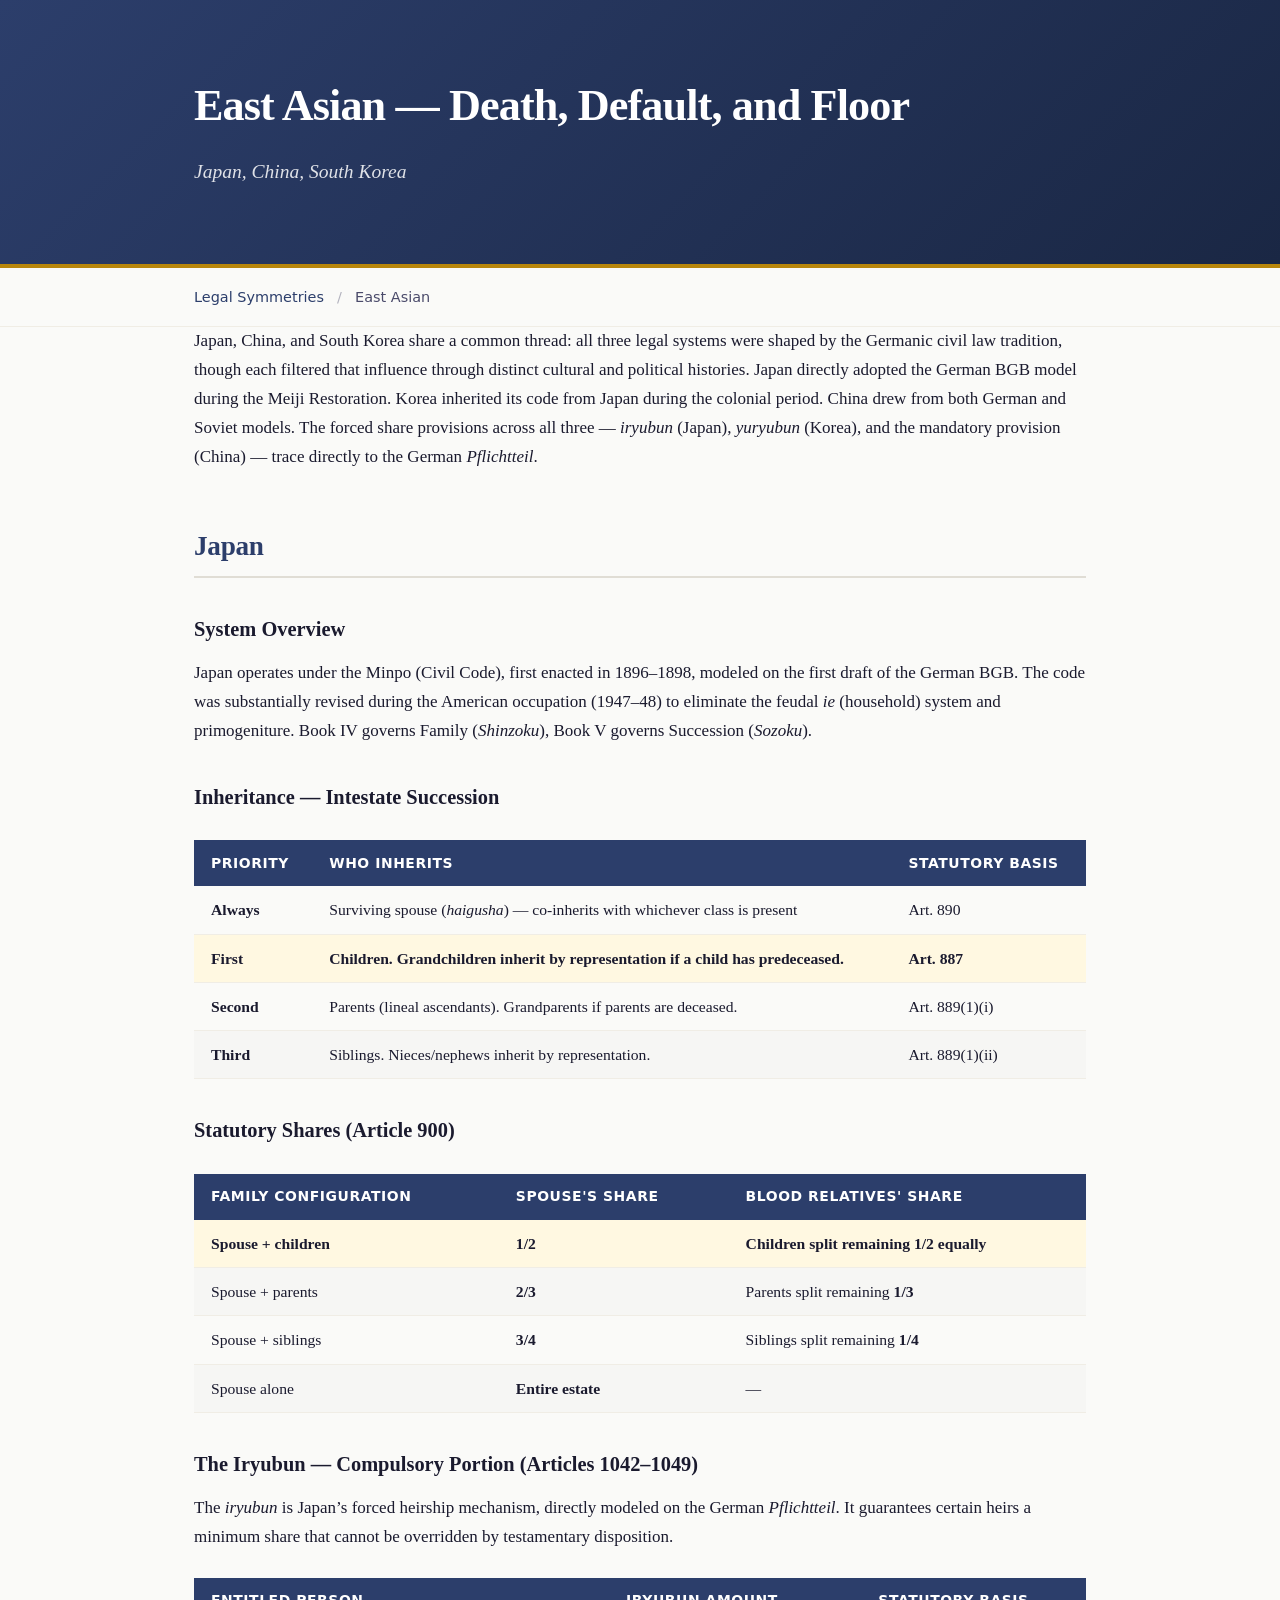
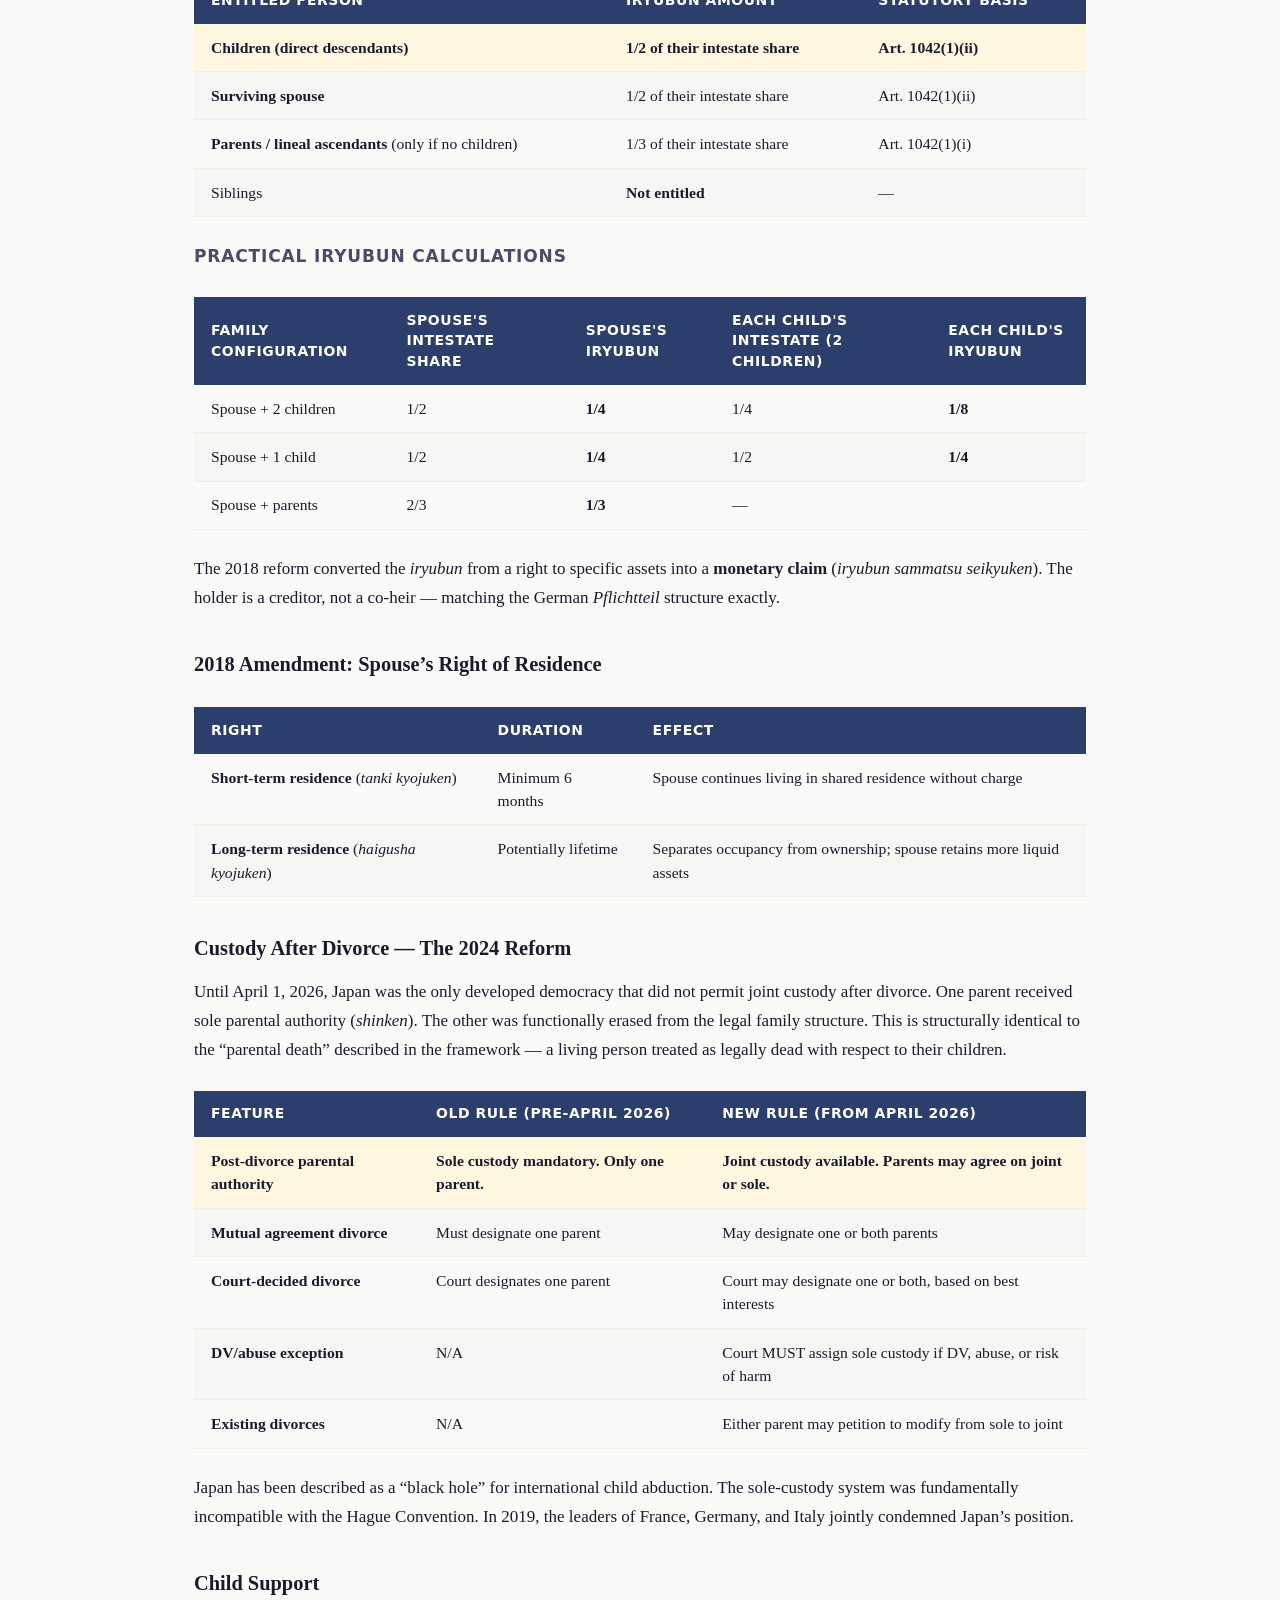
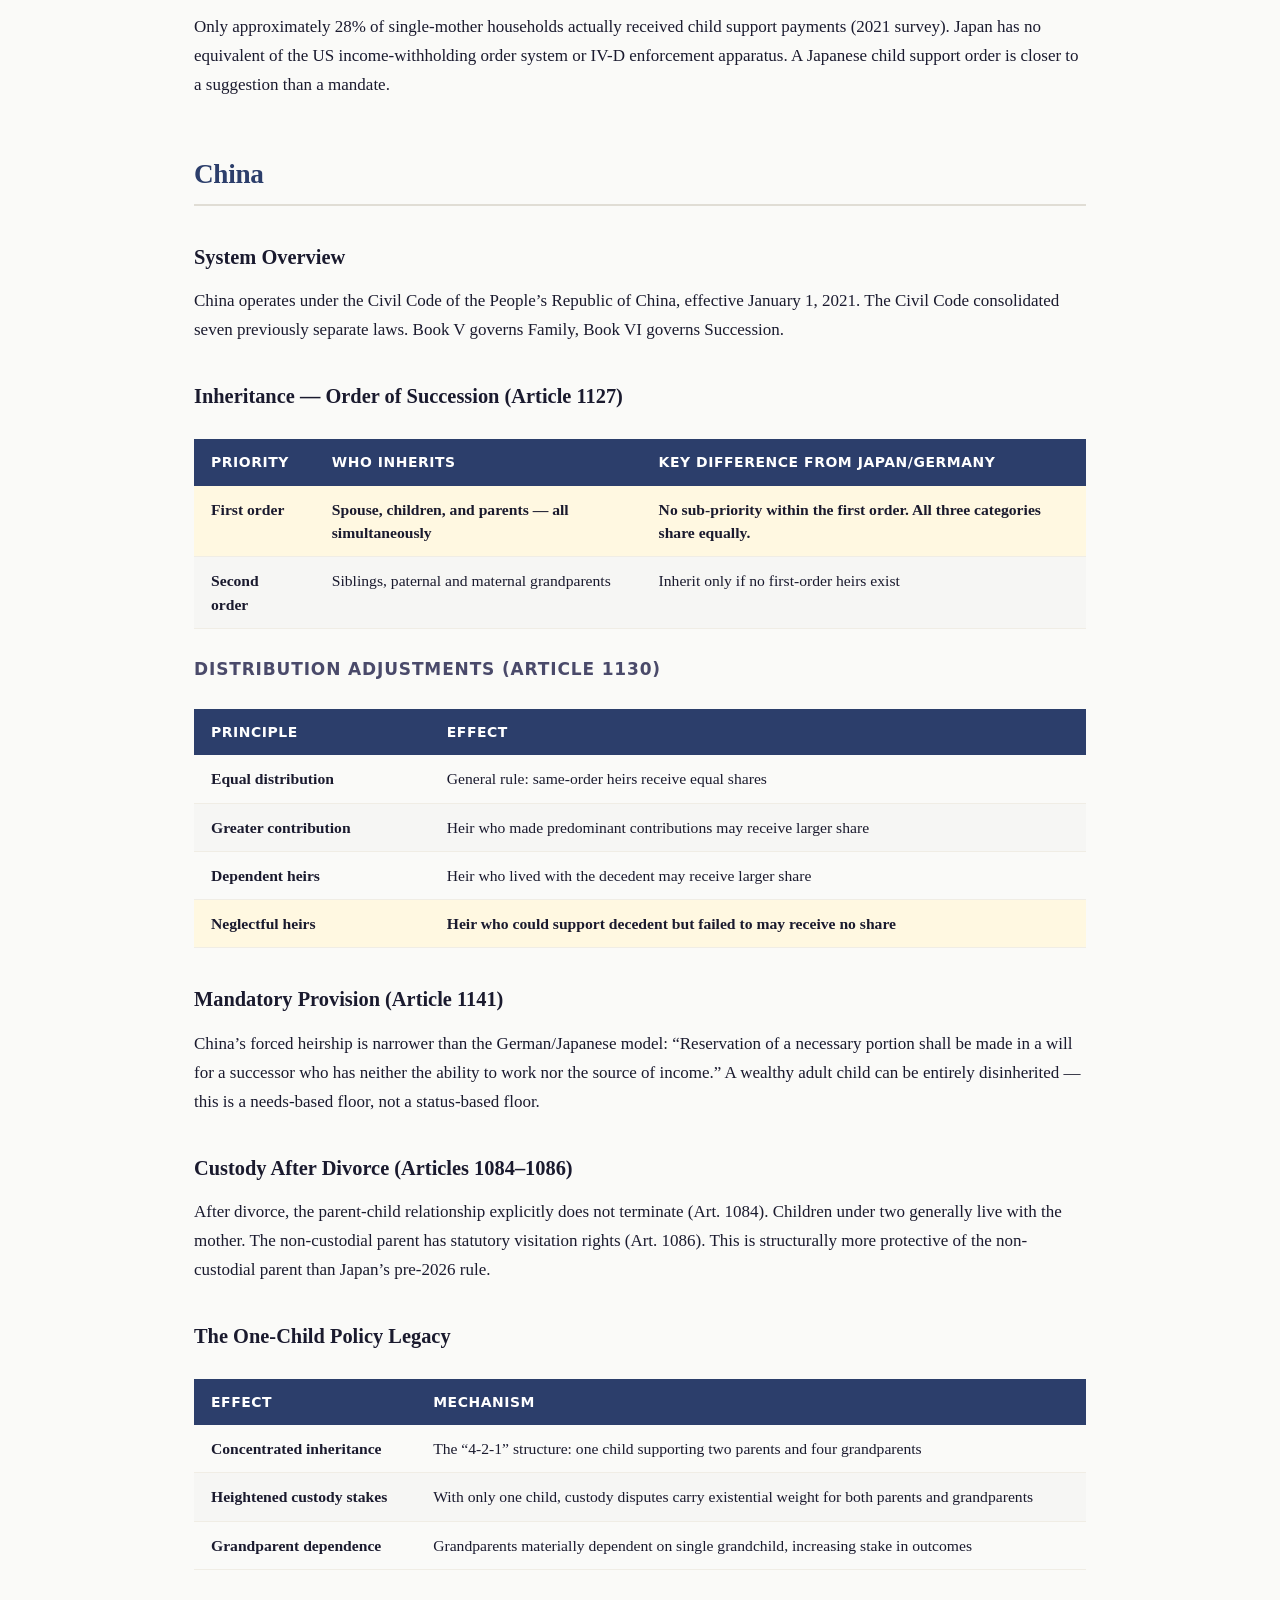
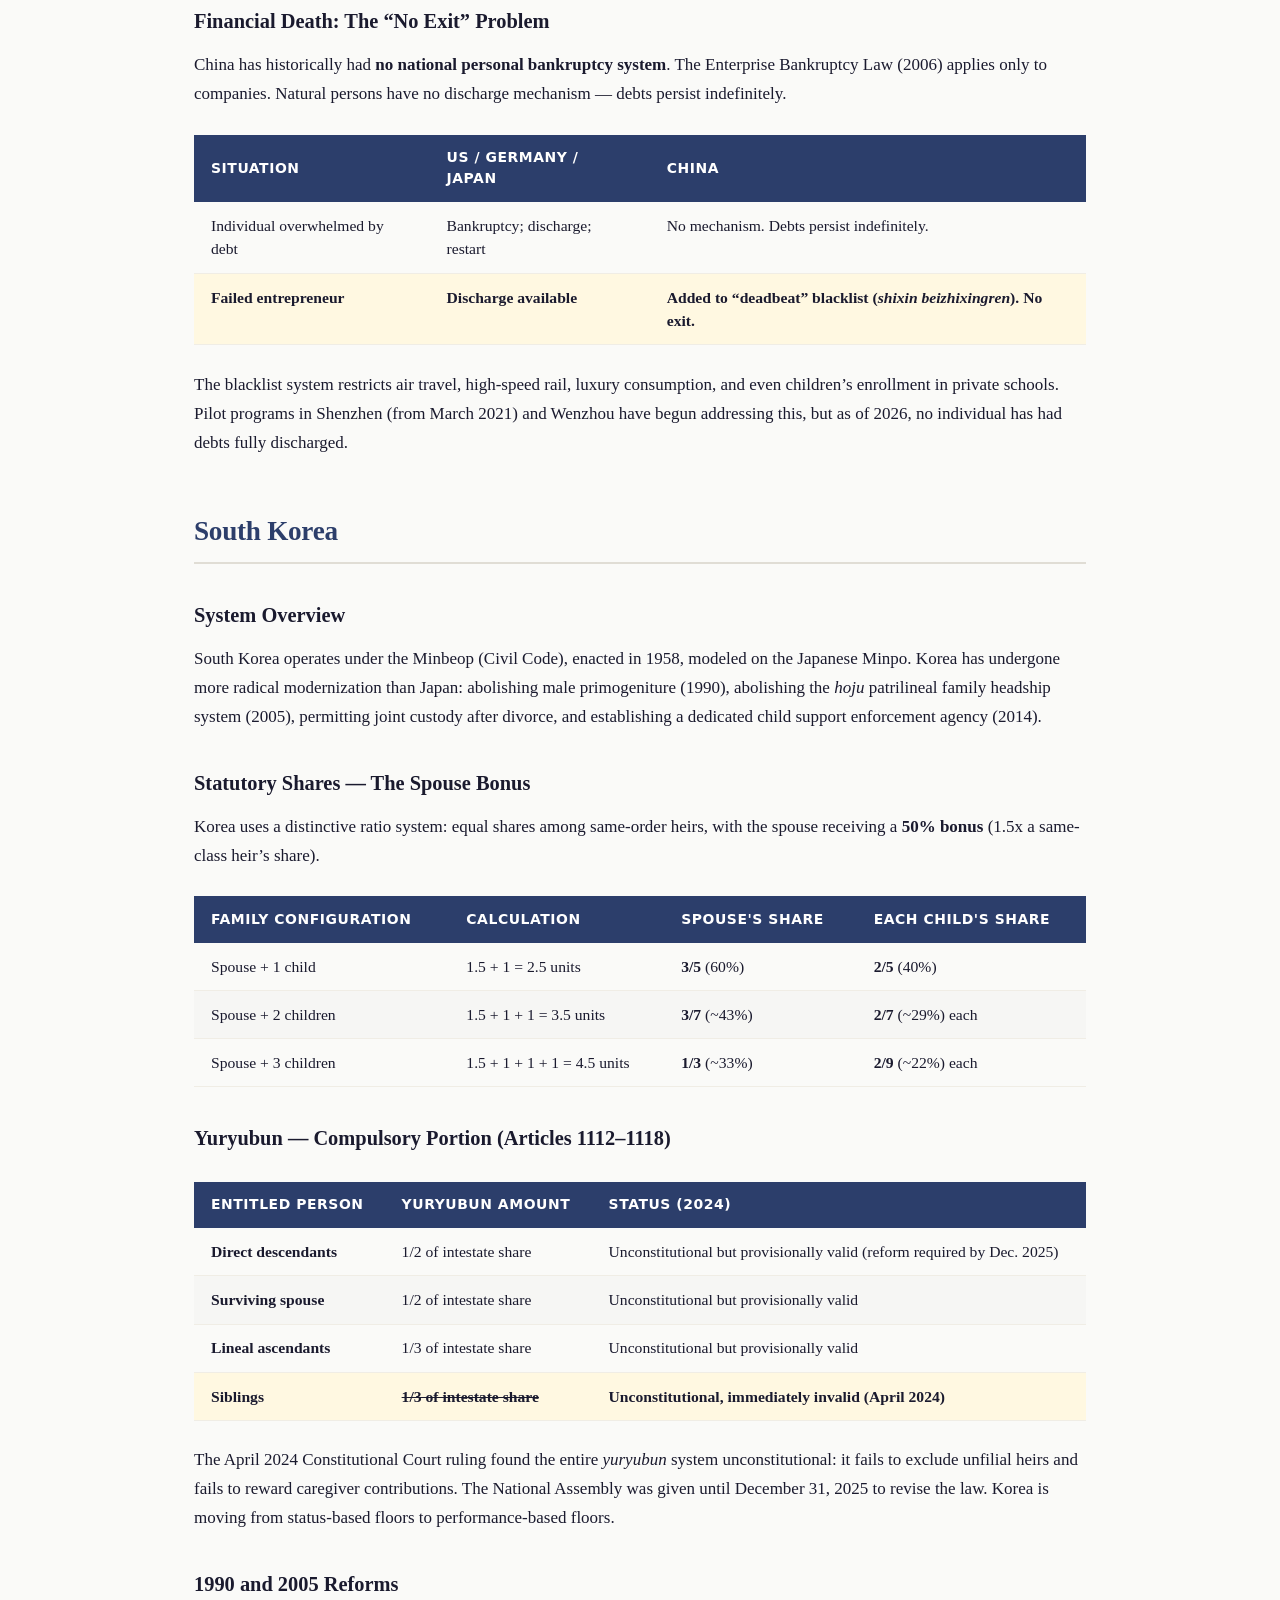
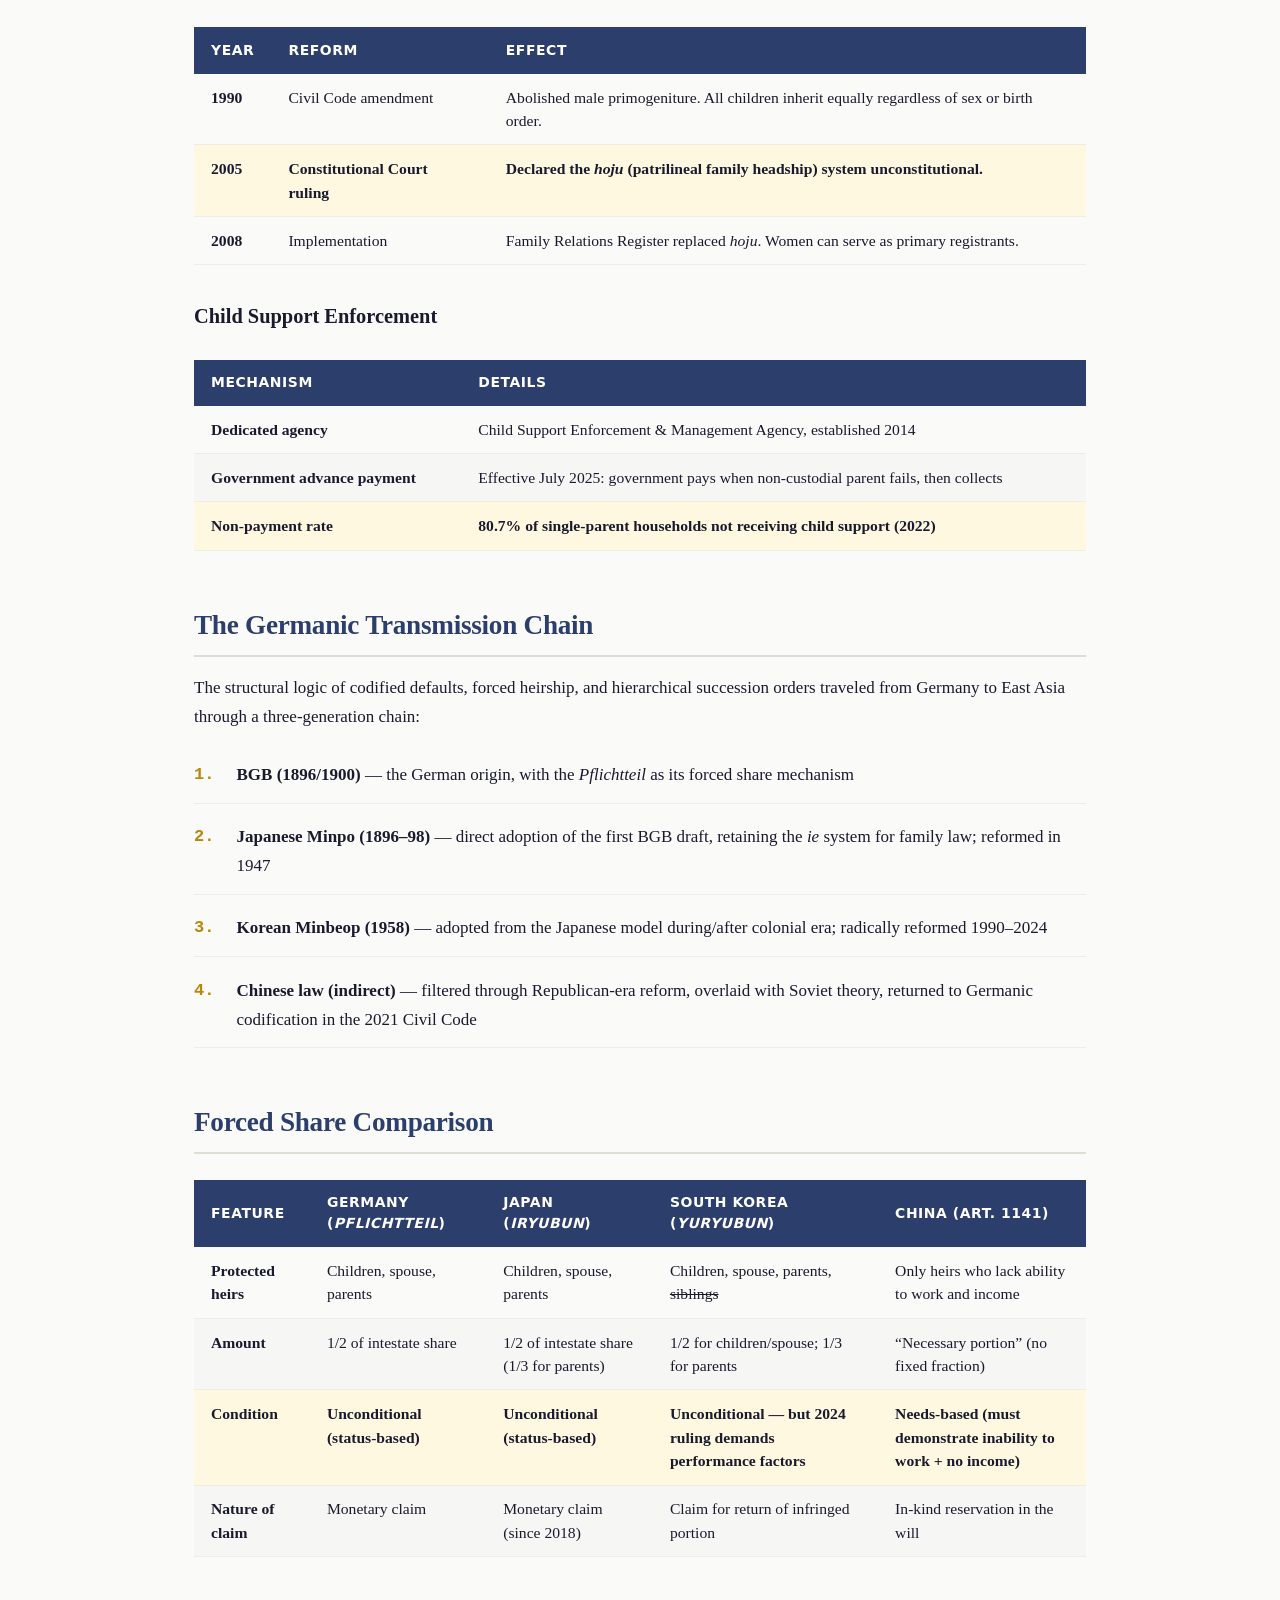
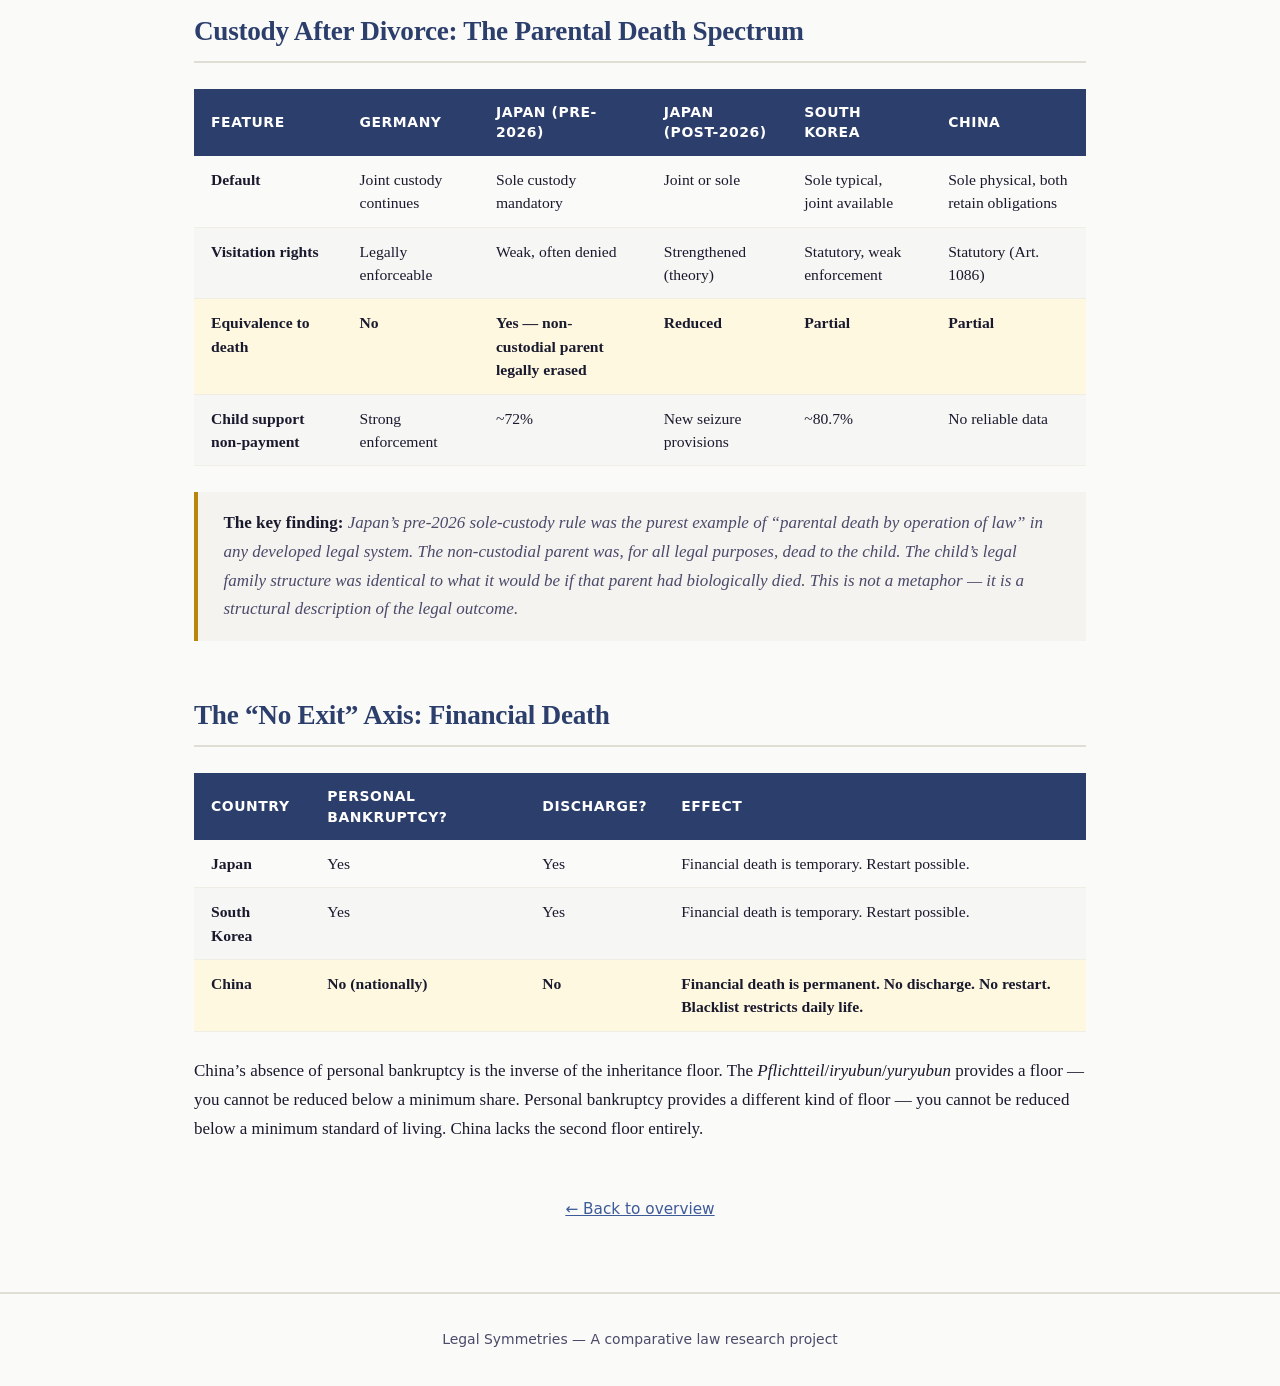
<file: docs/east-asian.html>
<!DOCTYPE html>
<html lang="en">
<head>
  <meta charset="UTF-8">
  <meta name="viewport" content="width=device-width, initial-scale=1.0">
  <title>East Asian &mdash; Death, Default, and Floor</title>
  <link rel="stylesheet" href="assets/style.css">
</head>
<body>

<header class="hero">
  <div class="container">
    <h1>East Asian &mdash; Death, Default, and Floor</h1>
    <p class="subtitle">Japan, China, South Korea</p>
  </div>
</header>

<div class="breadcrumb">
  <div class="container">
    <a href="index.html">Legal Symmetries</a>
    <span class="sep">/</span>
    East Asian
  </div>
</div>

<main class="container">

  <p>Japan, China, and South Korea share a common thread: all three legal systems were shaped by the Germanic civil law tradition, though each filtered that influence through distinct cultural and political histories. Japan directly adopted the German BGB model during the Meiji Restoration. Korea inherited its code from Japan during the colonial period. China drew from both German and Soviet models. The forced share provisions across all three &mdash; <em>iryubun</em> (Japan), <em>yuryubun</em> (Korea), and the mandatory provision (China) &mdash; trace directly to the German <em>Pflichtteil</em>.</p>

  <!-- ============================== -->
  <!-- JAPAN                          -->
  <!-- ============================== -->

  <h2>Japan</h2>

  <h3>System Overview</h3>

  <p>Japan operates under the Minpo (Civil Code), first enacted in 1896&ndash;1898, modeled on the first draft of the German BGB. The code was substantially revised during the American occupation (1947&ndash;48) to eliminate the feudal <em>ie</em> (household) system and primogeniture. Book IV governs Family (<em>Shinzoku</em>), Book V governs Succession (<em>Sozoku</em>).</p>

  <h3>Inheritance &mdash; Intestate Succession</h3>

  <table>
    <thead>
      <tr>
        <th>Priority</th>
        <th>Who Inherits</th>
        <th>Statutory Basis</th>
      </tr>
    </thead>
    <tbody>
      <tr>
        <td><strong>Always</strong></td>
        <td>Surviving spouse (<em>haigusha</em>) &mdash; co-inherits with whichever class is present</td>
        <td>Art. 890</td>
      </tr>
      <tr class="highlight">
        <td><strong>First</strong></td>
        <td>Children. Grandchildren inherit by representation if a child has predeceased.</td>
        <td>Art. 887</td>
      </tr>
      <tr>
        <td><strong>Second</strong></td>
        <td>Parents (lineal ascendants). Grandparents if parents are deceased.</td>
        <td>Art. 889(1)(i)</td>
      </tr>
      <tr>
        <td><strong>Third</strong></td>
        <td>Siblings. Nieces/nephews inherit by representation.</td>
        <td>Art. 889(1)(ii)</td>
      </tr>
    </tbody>
  </table>

  <h3>Statutory Shares (Article 900)</h3>

  <table>
    <thead>
      <tr>
        <th>Family Configuration</th>
        <th>Spouse's Share</th>
        <th>Blood Relatives' Share</th>
      </tr>
    </thead>
    <tbody>
      <tr class="highlight">
        <td>Spouse + children</td>
        <td><strong>1/2</strong></td>
        <td>Children split remaining <strong>1/2</strong> equally</td>
      </tr>
      <tr>
        <td>Spouse + parents</td>
        <td><strong>2/3</strong></td>
        <td>Parents split remaining <strong>1/3</strong></td>
      </tr>
      <tr>
        <td>Spouse + siblings</td>
        <td><strong>3/4</strong></td>
        <td>Siblings split remaining <strong>1/4</strong></td>
      </tr>
      <tr>
        <td>Spouse alone</td>
        <td><strong>Entire estate</strong></td>
        <td>&mdash;</td>
      </tr>
    </tbody>
  </table>

  <h3>The Iryubun &mdash; Compulsory Portion (Articles 1042&ndash;1049)</h3>

  <p>The <em>iryubun</em> is Japan&rsquo;s forced heirship mechanism, directly modeled on the German <em>Pflichtteil</em>. It guarantees certain heirs a minimum share that cannot be overridden by testamentary disposition.</p>

  <table>
    <thead>
      <tr>
        <th>Entitled Person</th>
        <th>Iryubun Amount</th>
        <th>Statutory Basis</th>
      </tr>
    </thead>
    <tbody>
      <tr class="highlight">
        <td><strong>Children (direct descendants)</strong></td>
        <td>1/2 of their intestate share</td>
        <td>Art. 1042(1)(ii)</td>
      </tr>
      <tr>
        <td><strong>Surviving spouse</strong></td>
        <td>1/2 of their intestate share</td>
        <td>Art. 1042(1)(ii)</td>
      </tr>
      <tr>
        <td><strong>Parents / lineal ascendants</strong> (only if no children)</td>
        <td>1/3 of their intestate share</td>
        <td>Art. 1042(1)(i)</td>
      </tr>
      <tr>
        <td>Siblings</td>
        <td><strong>Not entitled</strong></td>
        <td>&mdash;</td>
      </tr>
    </tbody>
  </table>

  <h4>Practical Iryubun Calculations</h4>

  <table>
    <thead>
      <tr>
        <th>Family Configuration</th>
        <th>Spouse's Intestate Share</th>
        <th>Spouse's Iryubun</th>
        <th>Each Child's Intestate (2 children)</th>
        <th>Each Child's Iryubun</th>
      </tr>
    </thead>
    <tbody>
      <tr>
        <td>Spouse + 2 children</td>
        <td>1/2</td>
        <td><strong>1/4</strong></td>
        <td>1/4</td>
        <td><strong>1/8</strong></td>
      </tr>
      <tr>
        <td>Spouse + 1 child</td>
        <td>1/2</td>
        <td><strong>1/4</strong></td>
        <td>1/2</td>
        <td><strong>1/4</strong></td>
      </tr>
      <tr>
        <td>Spouse + parents</td>
        <td>2/3</td>
        <td><strong>1/3</strong></td>
        <td colspan="2">&mdash;</td>
      </tr>
    </tbody>
  </table>

  <p>The 2018 reform converted the <em>iryubun</em> from a right to specific assets into a <strong>monetary claim</strong> (<em>iryubun sammatsu seikyuken</em>). The holder is a creditor, not a co-heir &mdash; matching the German <em>Pflichtteil</em> structure exactly.</p>

  <h3>2018 Amendment: Spouse&rsquo;s Right of Residence</h3>

  <table>
    <thead>
      <tr>
        <th>Right</th>
        <th>Duration</th>
        <th>Effect</th>
      </tr>
    </thead>
    <tbody>
      <tr>
        <td><strong>Short-term residence</strong> (<em>tanki kyojuken</em>)</td>
        <td>Minimum 6 months</td>
        <td>Spouse continues living in shared residence without charge</td>
      </tr>
      <tr>
        <td><strong>Long-term residence</strong> (<em>haigusha kyojuken</em>)</td>
        <td>Potentially lifetime</td>
        <td>Separates occupancy from ownership; spouse retains more liquid assets</td>
      </tr>
    </tbody>
  </table>

  <h3>Custody After Divorce &mdash; The 2024 Reform</h3>

  <p>Until April 1, 2026, Japan was the only developed democracy that did not permit joint custody after divorce. One parent received sole parental authority (<em>shinken</em>). The other was functionally erased from the legal family structure. This is structurally identical to the &ldquo;parental death&rdquo; described in the framework &mdash; a living person treated as legally dead with respect to their children.</p>

  <table>
    <thead>
      <tr>
        <th>Feature</th>
        <th>Old Rule (pre-April 2026)</th>
        <th>New Rule (from April 2026)</th>
      </tr>
    </thead>
    <tbody>
      <tr class="highlight">
        <td><strong>Post-divorce parental authority</strong></td>
        <td>Sole custody mandatory. Only one parent.</td>
        <td>Joint custody available. Parents may agree on joint or sole.</td>
      </tr>
      <tr>
        <td><strong>Mutual agreement divorce</strong></td>
        <td>Must designate one parent</td>
        <td>May designate one or both parents</td>
      </tr>
      <tr>
        <td><strong>Court-decided divorce</strong></td>
        <td>Court designates one parent</td>
        <td>Court may designate one or both, based on best interests</td>
      </tr>
      <tr>
        <td><strong>DV/abuse exception</strong></td>
        <td>N/A</td>
        <td>Court MUST assign sole custody if DV, abuse, or risk of harm</td>
      </tr>
      <tr>
        <td><strong>Existing divorces</strong></td>
        <td>N/A</td>
        <td>Either parent may petition to modify from sole to joint</td>
      </tr>
    </tbody>
  </table>

  <p>Japan has been described as a &ldquo;black hole&rdquo; for international child abduction. The sole-custody system was fundamentally incompatible with the Hague Convention. In 2019, the leaders of France, Germany, and Italy jointly condemned Japan&rsquo;s position.</p>

  <h3>Child Support</h3>

  <p>Only approximately 28% of single-mother households actually received child support payments (2021 survey). Japan has no equivalent of the US income-withholding order system or IV-D enforcement apparatus. A Japanese child support order is closer to a suggestion than a mandate.</p>

  <!-- ============================== -->
  <!-- CHINA                          -->
  <!-- ============================== -->

  <h2>China</h2>

  <h3>System Overview</h3>

  <p>China operates under the Civil Code of the People&rsquo;s Republic of China, effective January 1, 2021. The Civil Code consolidated seven previously separate laws. Book V governs Family, Book VI governs Succession.</p>

  <h3>Inheritance &mdash; Order of Succession (Article 1127)</h3>

  <table>
    <thead>
      <tr>
        <th>Priority</th>
        <th>Who Inherits</th>
        <th>Key Difference from Japan/Germany</th>
      </tr>
    </thead>
    <tbody>
      <tr class="highlight">
        <td><strong>First order</strong></td>
        <td>Spouse, children, and parents &mdash; all simultaneously</td>
        <td>No sub-priority within the first order. All three categories share equally.</td>
      </tr>
      <tr>
        <td><strong>Second order</strong></td>
        <td>Siblings, paternal and maternal grandparents</td>
        <td>Inherit only if no first-order heirs exist</td>
      </tr>
    </tbody>
  </table>

  <h4>Distribution Adjustments (Article 1130)</h4>

  <table>
    <thead>
      <tr>
        <th>Principle</th>
        <th>Effect</th>
      </tr>
    </thead>
    <tbody>
      <tr>
        <td><strong>Equal distribution</strong></td>
        <td>General rule: same-order heirs receive equal shares</td>
      </tr>
      <tr>
        <td><strong>Greater contribution</strong></td>
        <td>Heir who made predominant contributions may receive larger share</td>
      </tr>
      <tr>
        <td><strong>Dependent heirs</strong></td>
        <td>Heir who lived with the decedent may receive larger share</td>
      </tr>
      <tr class="highlight">
        <td><strong>Neglectful heirs</strong></td>
        <td>Heir who could support decedent but failed to may receive <strong>no share</strong></td>
      </tr>
    </tbody>
  </table>

  <h3>Mandatory Provision (Article 1141)</h3>

  <p>China&rsquo;s forced heirship is narrower than the German/Japanese model: &ldquo;Reservation of a necessary portion shall be made in a will for a successor who has neither the ability to work nor the source of income.&rdquo; A wealthy adult child can be entirely disinherited &mdash; this is a needs-based floor, not a status-based floor.</p>

  <h3>Custody After Divorce (Articles 1084&ndash;1086)</h3>

  <p>After divorce, the parent-child relationship explicitly does not terminate (Art. 1084). Children under two generally live with the mother. The non-custodial parent has statutory visitation rights (Art. 1086). This is structurally more protective of the non-custodial parent than Japan&rsquo;s pre-2026 rule.</p>

  <h3>The One-Child Policy Legacy</h3>

  <table>
    <thead>
      <tr>
        <th>Effect</th>
        <th>Mechanism</th>
      </tr>
    </thead>
    <tbody>
      <tr>
        <td><strong>Concentrated inheritance</strong></td>
        <td>The &ldquo;4-2-1&rdquo; structure: one child supporting two parents and four grandparents</td>
      </tr>
      <tr>
        <td><strong>Heightened custody stakes</strong></td>
        <td>With only one child, custody disputes carry existential weight for both parents and grandparents</td>
      </tr>
      <tr>
        <td><strong>Grandparent dependence</strong></td>
        <td>Grandparents materially dependent on single grandchild, increasing stake in outcomes</td>
      </tr>
    </tbody>
  </table>

  <h3>Financial Death: The &ldquo;No Exit&rdquo; Problem</h3>

  <p>China has historically had <strong>no national personal bankruptcy system</strong>. The Enterprise Bankruptcy Law (2006) applies only to companies. Natural persons have no discharge mechanism &mdash; debts persist indefinitely.</p>

  <table>
    <thead>
      <tr>
        <th>Situation</th>
        <th>US / Germany / Japan</th>
        <th>China</th>
      </tr>
    </thead>
    <tbody>
      <tr>
        <td>Individual overwhelmed by debt</td>
        <td>Bankruptcy; discharge; restart</td>
        <td>No mechanism. Debts persist indefinitely.</td>
      </tr>
      <tr class="highlight">
        <td>Failed entrepreneur</td>
        <td>Discharge available</td>
        <td>Added to &ldquo;deadbeat&rdquo; blacklist (<em>shixin beizhixingren</em>). No exit.</td>
      </tr>
    </tbody>
  </table>

  <p>The blacklist system restricts air travel, high-speed rail, luxury consumption, and even children&rsquo;s enrollment in private schools. Pilot programs in Shenzhen (from March 2021) and Wenzhou have begun addressing this, but as of 2026, no individual has had debts fully discharged.</p>

  <!-- ============================== -->
  <!-- SOUTH KOREA                    -->
  <!-- ============================== -->

  <h2>South Korea</h2>

  <h3>System Overview</h3>

  <p>South Korea operates under the Minbeop (Civil Code), enacted in 1958, modeled on the Japanese Minpo. Korea has undergone more radical modernization than Japan: abolishing male primogeniture (1990), abolishing the <em>hoju</em> patrilineal family headship system (2005), permitting joint custody after divorce, and establishing a dedicated child support enforcement agency (2014).</p>

  <h3>Statutory Shares &mdash; The Spouse Bonus</h3>

  <p>Korea uses a distinctive ratio system: equal shares among same-order heirs, with the spouse receiving a <strong>50% bonus</strong> (1.5x a same-class heir&rsquo;s share).</p>

  <table>
    <thead>
      <tr>
        <th>Family Configuration</th>
        <th>Calculation</th>
        <th>Spouse's Share</th>
        <th>Each Child's Share</th>
      </tr>
    </thead>
    <tbody>
      <tr>
        <td>Spouse + 1 child</td>
        <td>1.5 + 1 = 2.5 units</td>
        <td><strong>3/5</strong> (60%)</td>
        <td><strong>2/5</strong> (40%)</td>
      </tr>
      <tr>
        <td>Spouse + 2 children</td>
        <td>1.5 + 1 + 1 = 3.5 units</td>
        <td><strong>3/7</strong> (~43%)</td>
        <td><strong>2/7</strong> (~29%) each</td>
      </tr>
      <tr>
        <td>Spouse + 3 children</td>
        <td>1.5 + 1 + 1 + 1 = 4.5 units</td>
        <td><strong>1/3</strong> (~33%)</td>
        <td><strong>2/9</strong> (~22%) each</td>
      </tr>
    </tbody>
  </table>

  <h3>Yuryubun &mdash; Compulsory Portion (Articles 1112&ndash;1118)</h3>

  <table>
    <thead>
      <tr>
        <th>Entitled Person</th>
        <th>Yuryubun Amount</th>
        <th>Status (2024)</th>
      </tr>
    </thead>
    <tbody>
      <tr>
        <td><strong>Direct descendants</strong></td>
        <td>1/2 of intestate share</td>
        <td>Unconstitutional but provisionally valid (reform required by Dec. 2025)</td>
      </tr>
      <tr>
        <td><strong>Surviving spouse</strong></td>
        <td>1/2 of intestate share</td>
        <td>Unconstitutional but provisionally valid</td>
      </tr>
      <tr>
        <td><strong>Lineal ascendants</strong></td>
        <td>1/3 of intestate share</td>
        <td>Unconstitutional but provisionally valid</td>
      </tr>
      <tr class="highlight">
        <td><strong>Siblings</strong></td>
        <td><s>1/3 of intestate share</s></td>
        <td><strong>Unconstitutional, immediately invalid</strong> (April 2024)</td>
      </tr>
    </tbody>
  </table>

  <p>The April 2024 Constitutional Court ruling found the entire <em>yuryubun</em> system unconstitutional: it fails to exclude unfilial heirs and fails to reward caregiver contributions. The National Assembly was given until December 31, 2025 to revise the law. Korea is moving from status-based floors to performance-based floors.</p>

  <h3>1990 and 2005 Reforms</h3>

  <table>
    <thead>
      <tr>
        <th>Year</th>
        <th>Reform</th>
        <th>Effect</th>
      </tr>
    </thead>
    <tbody>
      <tr>
        <td><strong>1990</strong></td>
        <td>Civil Code amendment</td>
        <td>Abolished male primogeniture. All children inherit equally regardless of sex or birth order.</td>
      </tr>
      <tr class="highlight">
        <td><strong>2005</strong></td>
        <td>Constitutional Court ruling</td>
        <td>Declared the <em>hoju</em> (patrilineal family headship) system unconstitutional.</td>
      </tr>
      <tr>
        <td><strong>2008</strong></td>
        <td>Implementation</td>
        <td>Family Relations Register replaced <em>hoju</em>. Women can serve as primary registrants.</td>
      </tr>
    </tbody>
  </table>

  <h3>Child Support Enforcement</h3>

  <table>
    <thead>
      <tr>
        <th>Mechanism</th>
        <th>Details</th>
      </tr>
    </thead>
    <tbody>
      <tr>
        <td><strong>Dedicated agency</strong></td>
        <td>Child Support Enforcement &amp; Management Agency, established 2014</td>
      </tr>
      <tr>
        <td><strong>Government advance payment</strong></td>
        <td>Effective July 2025: government pays when non-custodial parent fails, then collects</td>
      </tr>
      <tr class="highlight">
        <td><strong>Non-payment rate</strong></td>
        <td><strong>80.7%</strong> of single-parent households not receiving child support (2022)</td>
      </tr>
    </tbody>
  </table>

  <!-- ============================== -->
  <!-- SYNTHESIS                      -->
  <!-- ============================== -->

  <h2>The Germanic Transmission Chain</h2>

  <p>The structural logic of codified defaults, forced heirship, and hierarchical succession orders traveled from Germany to East Asia through a three-generation chain:</p>

  <ol class="axiom-list">
    <li><strong>BGB (1896/1900)</strong> &mdash; the German origin, with the <em>Pflichtteil</em> as its forced share mechanism</li>
    <li><strong>Japanese Minpo (1896&ndash;98)</strong> &mdash; direct adoption of the first BGB draft, retaining the <em>ie</em> system for family law; reformed in 1947</li>
    <li><strong>Korean Minbeop (1958)</strong> &mdash; adopted from the Japanese model during/after colonial era; radically reformed 1990&ndash;2024</li>
    <li><strong>Chinese law (indirect)</strong> &mdash; filtered through Republican-era reform, overlaid with Soviet theory, returned to Germanic codification in the 2021 Civil Code</li>
  </ol>

  <h2>Forced Share Comparison</h2>

  <table>
    <thead>
      <tr>
        <th>Feature</th>
        <th>Germany (<em>Pflichtteil</em>)</th>
        <th>Japan (<em>Iryubun</em>)</th>
        <th>South Korea (<em>Yuryubun</em>)</th>
        <th>China (Art. 1141)</th>
      </tr>
    </thead>
    <tbody>
      <tr>
        <td><strong>Protected heirs</strong></td>
        <td>Children, spouse, parents</td>
        <td>Children, spouse, parents</td>
        <td>Children, spouse, parents, <s>siblings</s></td>
        <td>Only heirs who lack ability to work and income</td>
      </tr>
      <tr>
        <td><strong>Amount</strong></td>
        <td>1/2 of intestate share</td>
        <td>1/2 of intestate share (1/3 for parents)</td>
        <td>1/2 for children/spouse; 1/3 for parents</td>
        <td>&ldquo;Necessary portion&rdquo; (no fixed fraction)</td>
      </tr>
      <tr class="highlight">
        <td><strong>Condition</strong></td>
        <td>Unconditional (status-based)</td>
        <td>Unconditional (status-based)</td>
        <td>Unconditional &mdash; but 2024 ruling demands performance factors</td>
        <td>Needs-based (must demonstrate inability to work + no income)</td>
      </tr>
      <tr>
        <td><strong>Nature of claim</strong></td>
        <td>Monetary claim</td>
        <td>Monetary claim (since 2018)</td>
        <td>Claim for return of infringed portion</td>
        <td>In-kind reservation in the will</td>
      </tr>
    </tbody>
  </table>

  <h2>Custody After Divorce: The Parental Death Spectrum</h2>

  <table>
    <thead>
      <tr>
        <th>Feature</th>
        <th>Germany</th>
        <th>Japan (pre-2026)</th>
        <th>Japan (post-2026)</th>
        <th>South Korea</th>
        <th>China</th>
      </tr>
    </thead>
    <tbody>
      <tr>
        <td><strong>Default</strong></td>
        <td>Joint custody continues</td>
        <td>Sole custody mandatory</td>
        <td>Joint or sole</td>
        <td>Sole typical, joint available</td>
        <td>Sole physical, both retain obligations</td>
      </tr>
      <tr>
        <td><strong>Visitation rights</strong></td>
        <td>Legally enforceable</td>
        <td>Weak, often denied</td>
        <td>Strengthened (theory)</td>
        <td>Statutory, weak enforcement</td>
        <td>Statutory (Art. 1086)</td>
      </tr>
      <tr class="highlight">
        <td><strong>Equivalence to death</strong></td>
        <td>No</td>
        <td><strong>Yes</strong> &mdash; non-custodial parent legally erased</td>
        <td>Reduced</td>
        <td>Partial</td>
        <td>Partial</td>
      </tr>
      <tr>
        <td><strong>Child support non-payment</strong></td>
        <td>Strong enforcement</td>
        <td>~72%</td>
        <td>New seizure provisions</td>
        <td>~80.7%</td>
        <td>No reliable data</td>
      </tr>
    </tbody>
  </table>

  <blockquote>
    <strong>The key finding:</strong> Japan&rsquo;s pre-2026 sole-custody rule was the purest example of &ldquo;parental death by operation of law&rdquo; in any developed legal system. The non-custodial parent was, for all legal purposes, dead to the child. The child&rsquo;s legal family structure was identical to what it would be if that parent had biologically died. This is not a metaphor &mdash; it is a structural description of the legal outcome.
  </blockquote>

  <h2>The &ldquo;No Exit&rdquo; Axis: Financial Death</h2>

  <table>
    <thead>
      <tr>
        <th>Country</th>
        <th>Personal Bankruptcy?</th>
        <th>Discharge?</th>
        <th>Effect</th>
      </tr>
    </thead>
    <tbody>
      <tr>
        <td><strong>Japan</strong></td>
        <td>Yes</td>
        <td>Yes</td>
        <td>Financial death is temporary. Restart possible.</td>
      </tr>
      <tr>
        <td><strong>South Korea</strong></td>
        <td>Yes</td>
        <td>Yes</td>
        <td>Financial death is temporary. Restart possible.</td>
      </tr>
      <tr class="highlight">
        <td><strong>China</strong></td>
        <td>No (nationally)</td>
        <td>No</td>
        <td><strong>Financial death is permanent.</strong> No discharge. No restart. Blacklist restricts daily life.</td>
      </tr>
    </tbody>
  </table>

  <p>China&rsquo;s absence of personal bankruptcy is the inverse of the inheritance floor. The <em>Pflichtteil</em>/<em>iryubun</em>/<em>yuryubun</em> provides a floor &mdash; you cannot be reduced below a minimum share. Personal bankruptcy provides a different kind of floor &mdash; you cannot be reduced below a minimum standard of living. China lacks the second floor entirely.</p>

  <p style="margin-top:3rem; text-align:center;">
    <a href="index.html" style="font-family:var(--font-sans); font-size:0.9rem;">&larr; Back to overview</a>
  </p>

</main>

<footer class="footer">
  <div class="container">
    Legal Symmetries &mdash; A comparative law research project
  </div>
</footer>

</body>
</html>
</file>
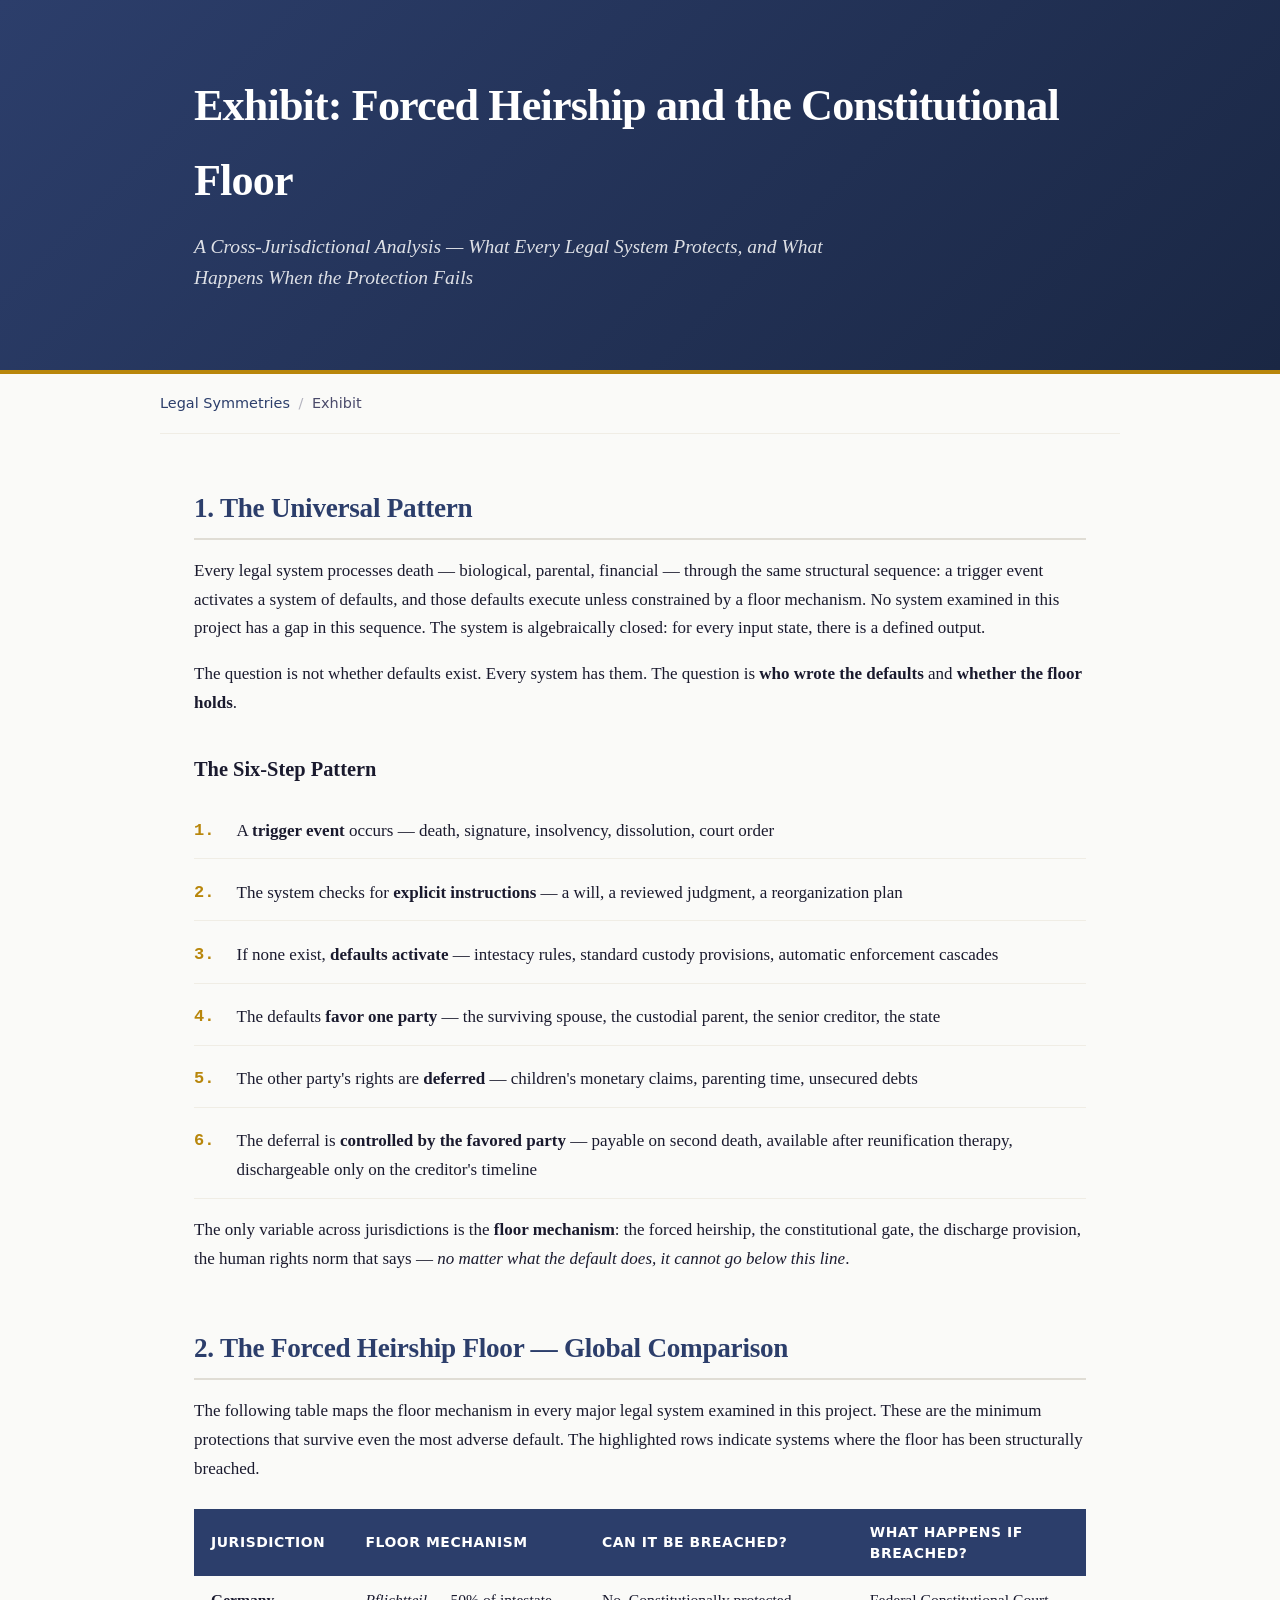
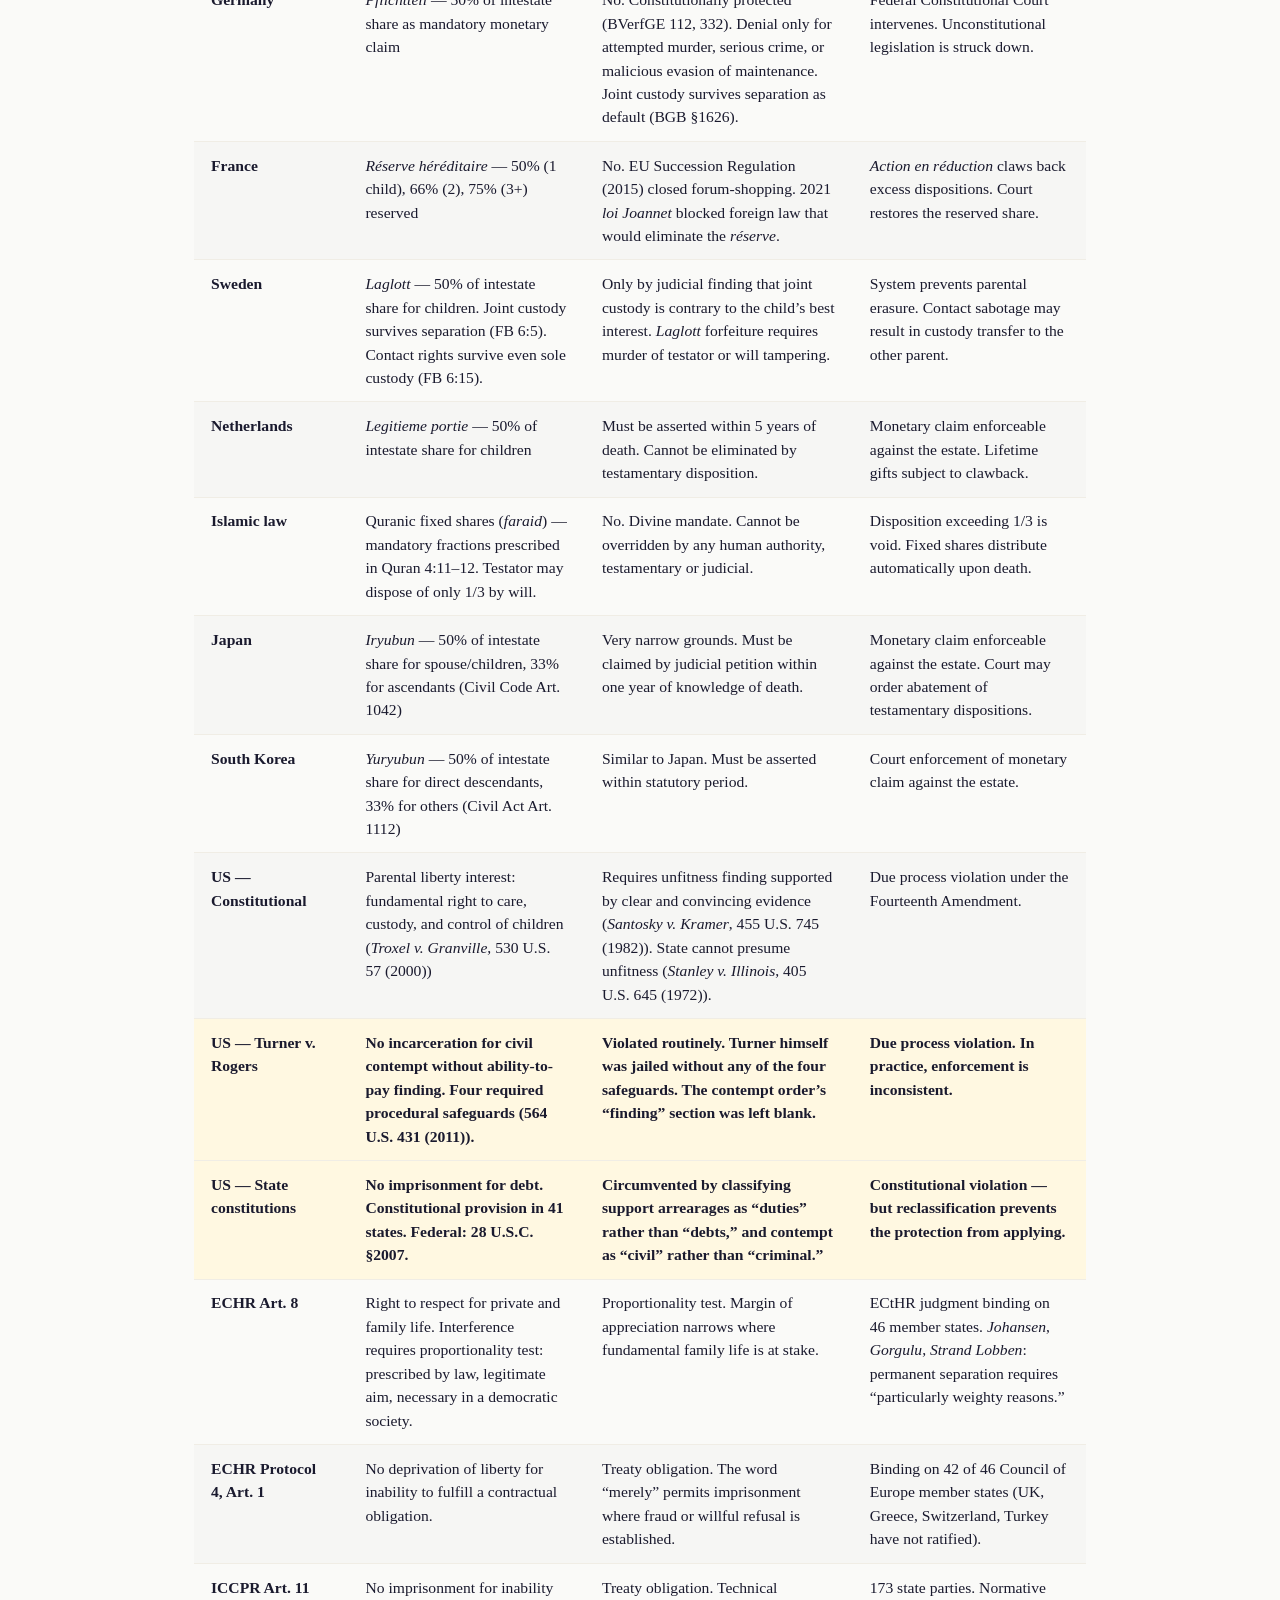
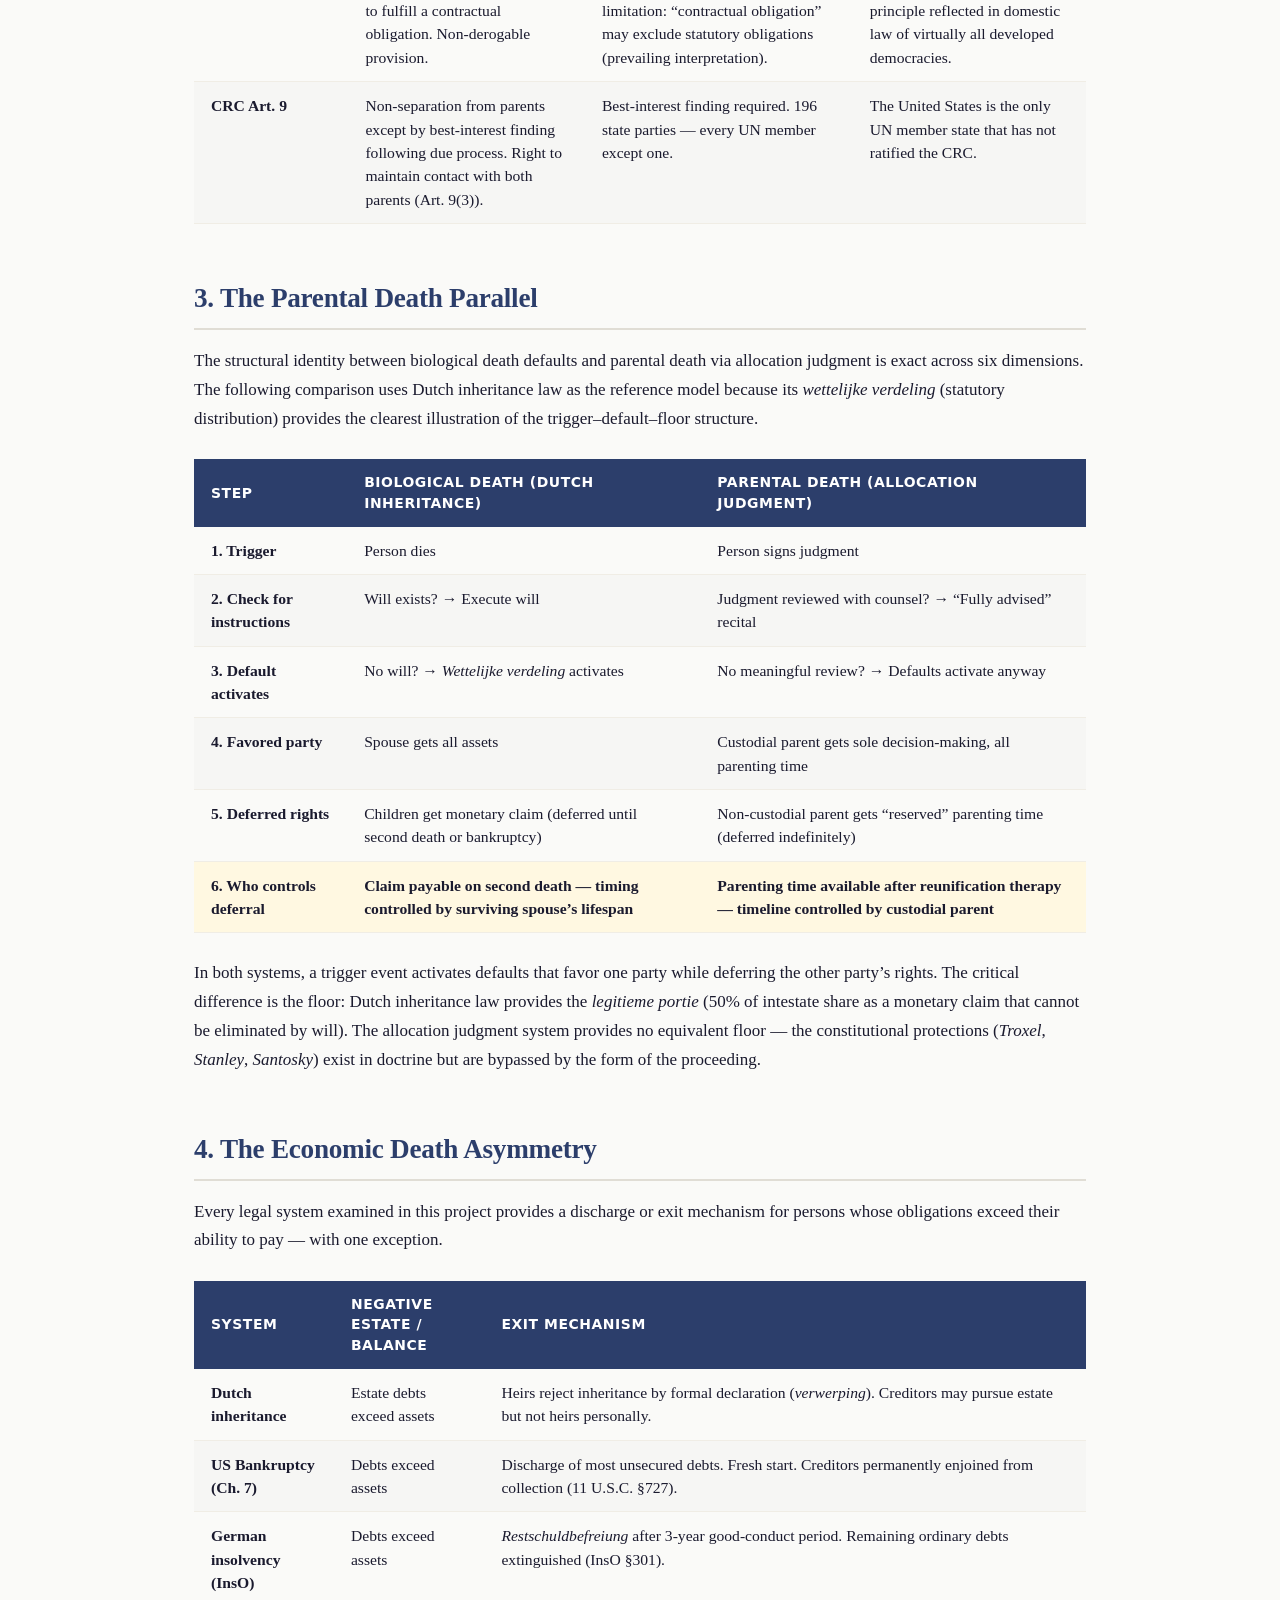
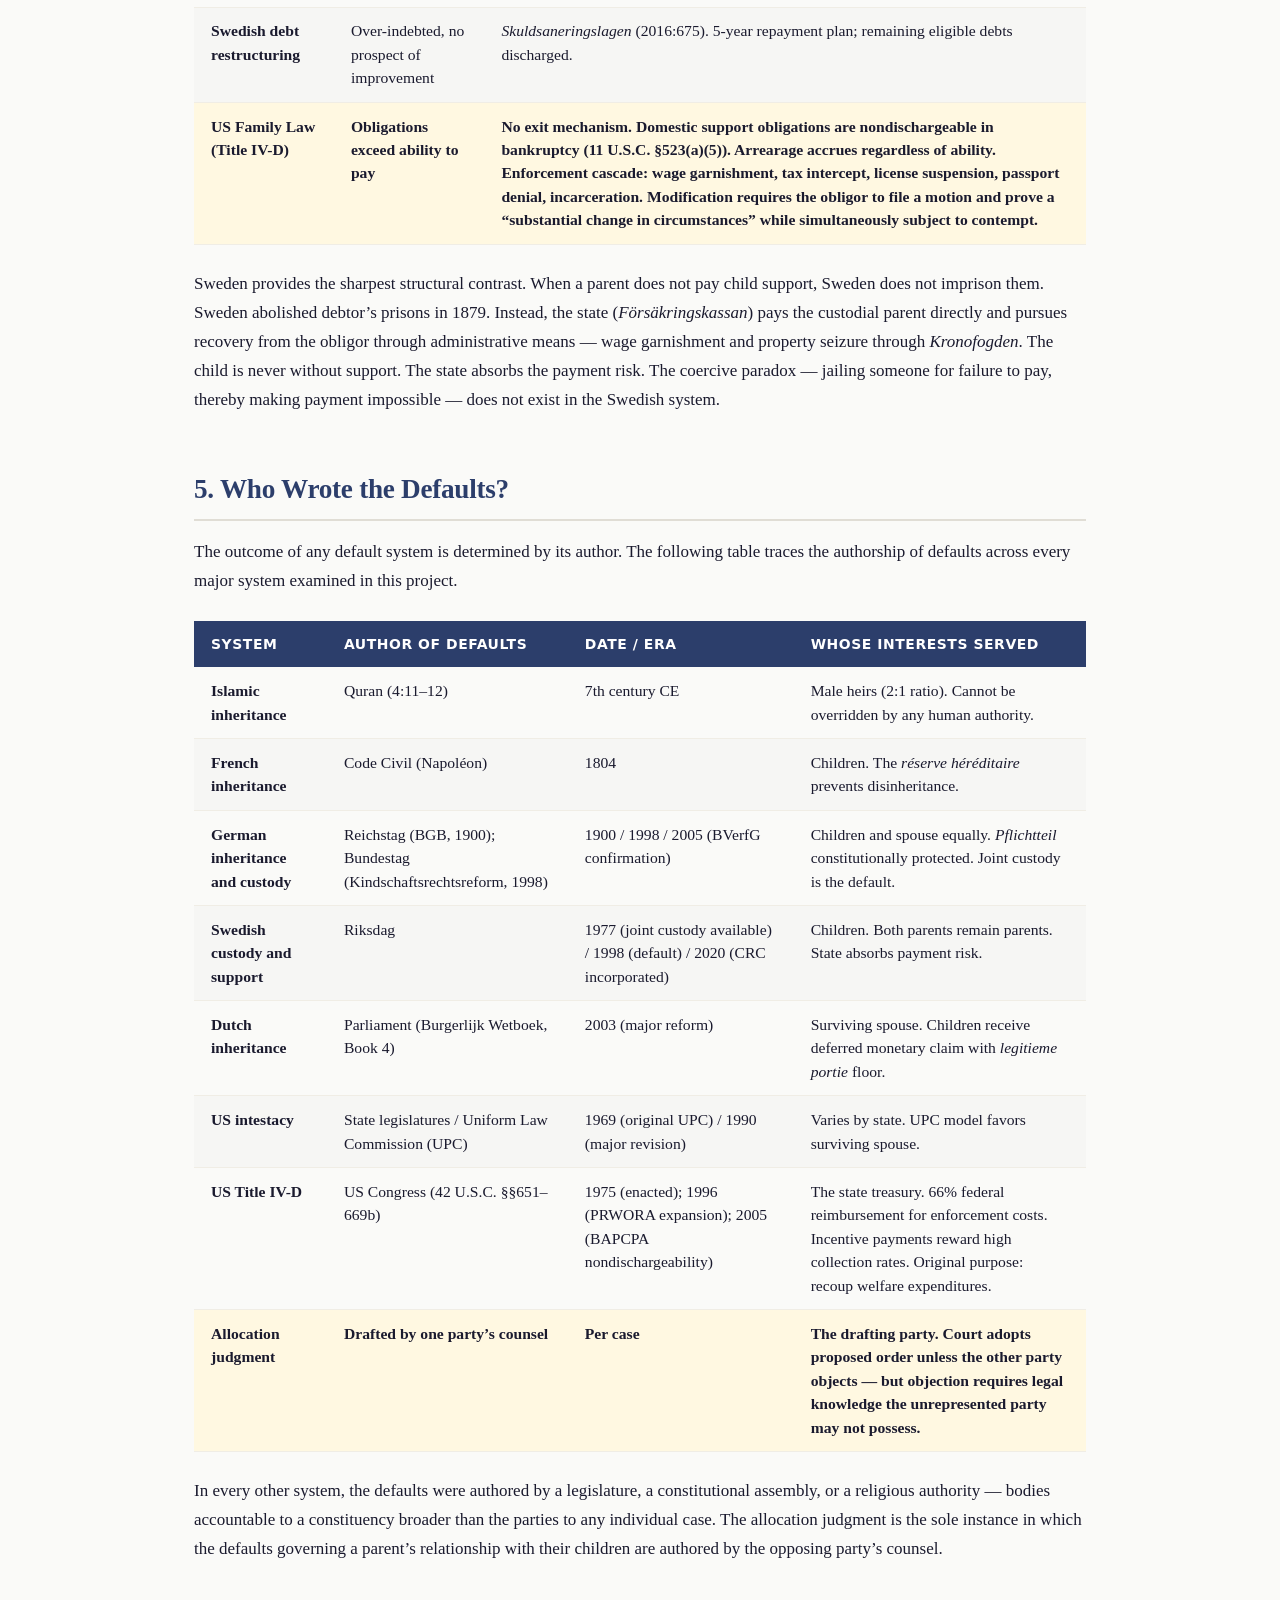
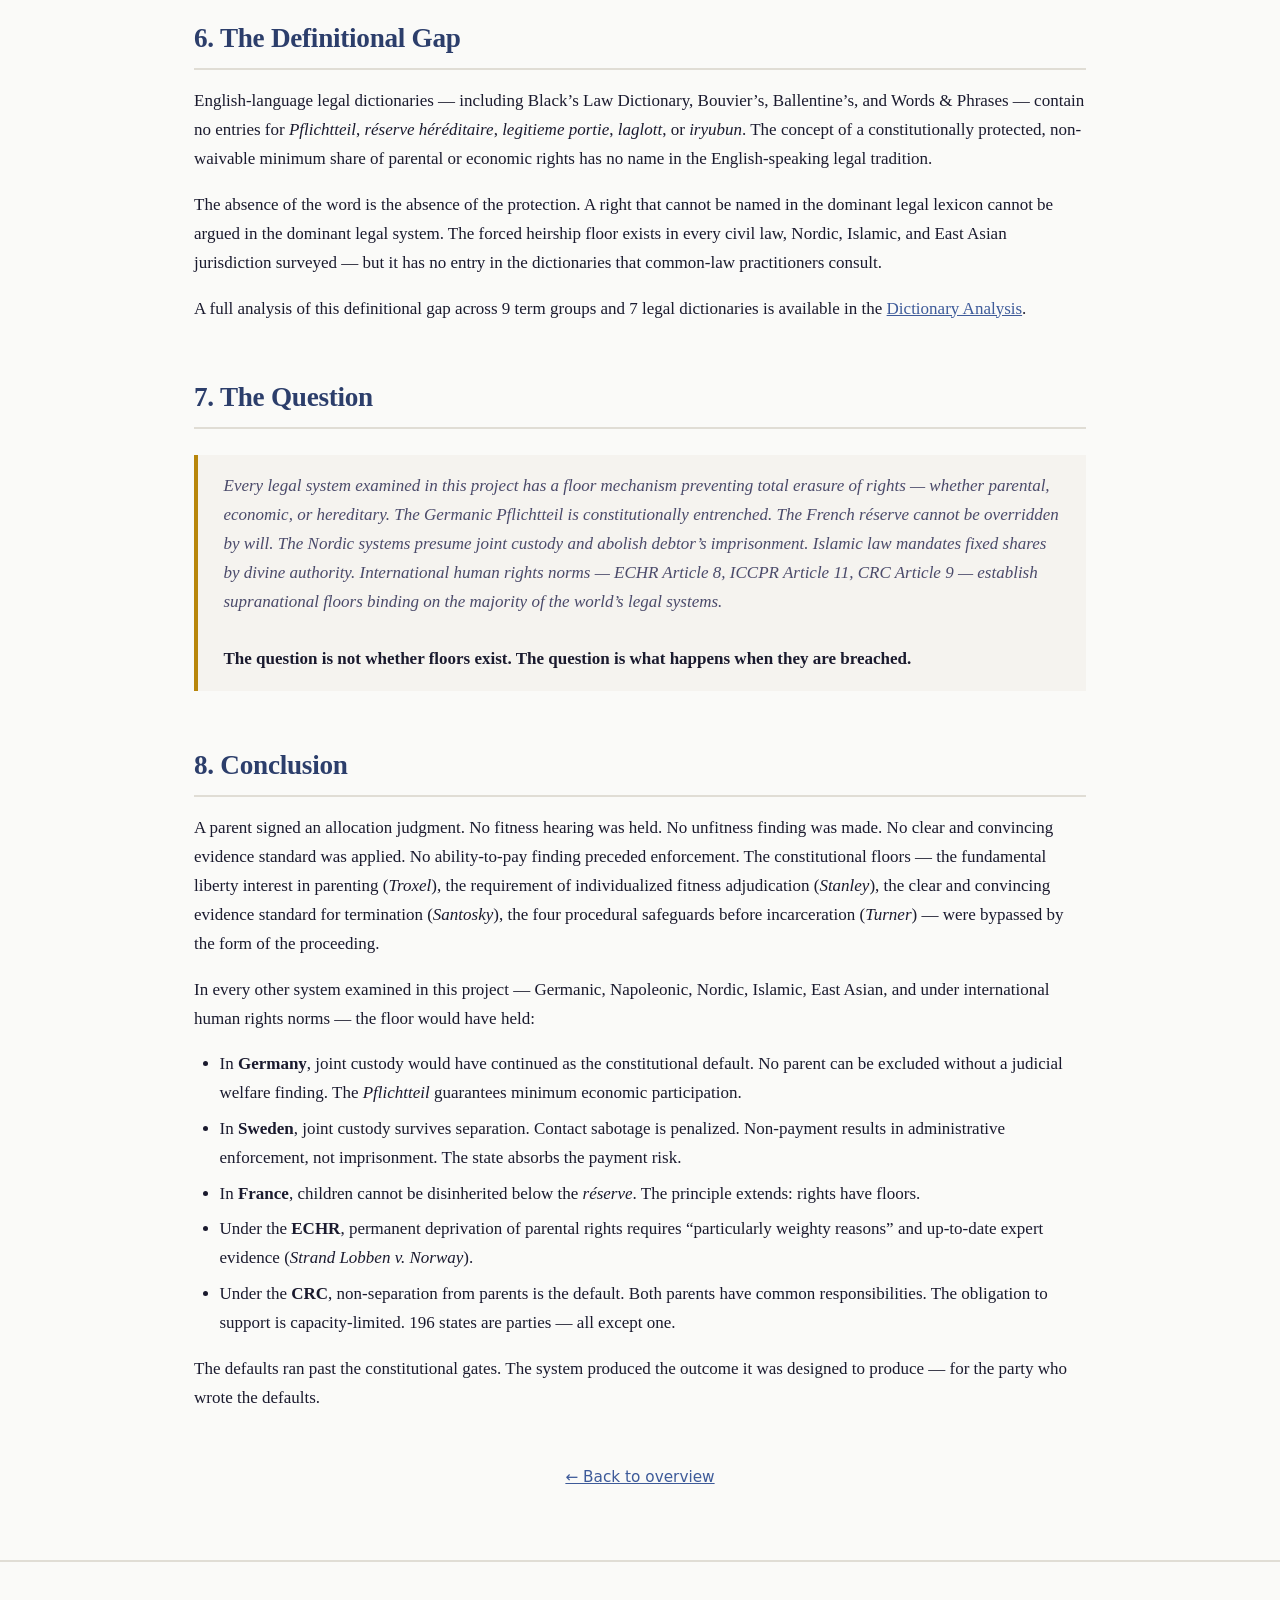
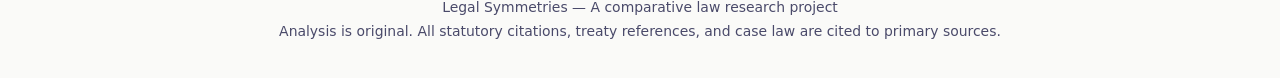
<file: docs/exhibit.html>
<!DOCTYPE html>
<html lang="en">
<head>
  <meta charset="UTF-8">
  <meta name="viewport" content="width=device-width, initial-scale=1.0">
  <title>Exhibit: Forced Heirship and the Constitutional Floor — Legal Symmetries</title>
  <link rel="stylesheet" href="assets/style.css">
</head>
<body>

<header class="hero">
  <div class="container">
    <h1>Exhibit: Forced Heirship and the Constitutional Floor</h1>
    <p class="subtitle">A Cross-Jurisdictional Analysis — What Every Legal System Protects, and What Happens When the Protection Fails</p>
  </div>
</header>

<div class="breadcrumb container">
  <a href="index.html">Legal Symmetries</a><span class="sep">/</span>Exhibit
</div>

<main class="container">

  <!-- SECTION 1: The Universal Pattern -->

  <h2>1. The Universal Pattern</h2>

  <p>Every legal system processes death &mdash; biological, parental, financial &mdash; through the same structural sequence: a trigger event activates a system of defaults, and those defaults execute unless constrained by a floor mechanism. No system examined in this project has a gap in this sequence. The system is algebraically closed: for every input state, there is a defined output.</p>

  <p>The question is not whether defaults exist. Every system has them. The question is <strong>who wrote the defaults</strong> and <strong>whether the floor holds</strong>.</p>

  <h3>The Six-Step Pattern</h3>

  <ol class="axiom-list">
    <li>A <strong>trigger event</strong> occurs &mdash; death, signature, insolvency, dissolution, court order</li>
    <li>The system checks for <strong>explicit instructions</strong> &mdash; a will, a reviewed judgment, a reorganization plan</li>
    <li>If none exist, <strong>defaults activate</strong> &mdash; intestacy rules, standard custody provisions, automatic enforcement cascades</li>
    <li>The defaults <strong>favor one party</strong> &mdash; the surviving spouse, the custodial parent, the senior creditor, the state</li>
    <li>The other party's rights are <strong>deferred</strong> &mdash; children's monetary claims, parenting time, unsecured debts</li>
    <li>The deferral is <strong>controlled by the favored party</strong> &mdash; payable on second death, available after reunification therapy, dischargeable only on the creditor's timeline</li>
  </ol>

  <p>The only variable across jurisdictions is the <strong>floor mechanism</strong>: the forced heirship, the constitutional gate, the discharge provision, the human rights norm that says &mdash; <em>no matter what the default does, it cannot go below this line</em>.</p>

  <!-- SECTION 2: The Forced Heirship Floor — Global Comparison -->

  <h2>2. The Forced Heirship Floor &mdash; Global Comparison</h2>

  <p>The following table maps the floor mechanism in every major legal system examined in this project. These are the minimum protections that survive even the most adverse default. The highlighted rows indicate systems where the floor has been structurally breached.</p>

  <table>
    <thead>
      <tr>
        <th>Jurisdiction</th>
        <th>Floor Mechanism</th>
        <th>Can It Be Breached?</th>
        <th>What Happens If Breached?</th>
      </tr>
    </thead>
    <tbody>
      <tr>
        <td><strong>Germany</strong></td>
        <td><em>Pflichtteil</em> &mdash; 50% of intestate share as mandatory monetary claim</td>
        <td>No. Constitutionally protected (BVerfGE 112, 332). Denial only for attempted murder, serious crime, or malicious evasion of maintenance. Joint custody survives separation as default (BGB &sect;1626).</td>
        <td>Federal Constitutional Court intervenes. Unconstitutional legislation is struck down.</td>
      </tr>
      <tr>
        <td><strong>France</strong></td>
        <td><em>R&eacute;serve h&eacute;r&eacute;ditaire</em> &mdash; 50% (1 child), 66% (2), 75% (3+) reserved</td>
        <td>No. EU Succession Regulation (2015) closed forum-shopping. 2021 <em>loi Joannet</em> blocked foreign law that would eliminate the <em>r&eacute;serve</em>.</td>
        <td><em>Action en r&eacute;duction</em> claws back excess dispositions. Court restores the reserved share.</td>
      </tr>
      <tr>
        <td><strong>Sweden</strong></td>
        <td><em>Laglott</em> &mdash; 50% of intestate share for children. Joint custody survives separation (FB 6:5). Contact rights survive even sole custody (FB 6:15).</td>
        <td>Only by judicial finding that joint custody is contrary to the child&rsquo;s best interest. <em>Laglott</em> forfeiture requires murder of testator or will tampering.</td>
        <td>System prevents parental erasure. Contact sabotage may result in custody transfer to the other parent.</td>
      </tr>
      <tr>
        <td><strong>Netherlands</strong></td>
        <td><em>Legitieme portie</em> &mdash; 50% of intestate share for children</td>
        <td>Must be asserted within 5 years of death. Cannot be eliminated by testamentary disposition.</td>
        <td>Monetary claim enforceable against the estate. Lifetime gifts subject to clawback.</td>
      </tr>
      <tr>
        <td><strong>Islamic law</strong></td>
        <td>Quranic fixed shares (<em>faraid</em>) &mdash; mandatory fractions prescribed in Quran 4:11&ndash;12. Testator may dispose of only 1/3 by will.</td>
        <td>No. Divine mandate. Cannot be overridden by any human authority, testamentary or judicial.</td>
        <td>Disposition exceeding 1/3 is void. Fixed shares distribute automatically upon death.</td>
      </tr>
      <tr>
        <td><strong>Japan</strong></td>
        <td><em>Iryubun</em> &mdash; 50% of intestate share for spouse/children, 33% for ascendants (Civil Code Art. 1042)</td>
        <td>Very narrow grounds. Must be claimed by judicial petition within one year of knowledge of death.</td>
        <td>Monetary claim enforceable against the estate. Court may order abatement of testamentary dispositions.</td>
      </tr>
      <tr>
        <td><strong>South Korea</strong></td>
        <td><em>Yuryubun</em> &mdash; 50% of intestate share for direct descendants, 33% for others (Civil Act Art. 1112)</td>
        <td>Similar to Japan. Must be asserted within statutory period.</td>
        <td>Court enforcement of monetary claim against the estate.</td>
      </tr>
      <tr>
        <td><strong>US &mdash; Constitutional</strong></td>
        <td>Parental liberty interest: fundamental right to care, custody, and control of children (<em>Troxel v. Granville</em>, 530 U.S. 57 (2000))</td>
        <td>Requires unfitness finding supported by clear and convincing evidence (<em>Santosky v. Kramer</em>, 455 U.S. 745 (1982)). State cannot presume unfitness (<em>Stanley v. Illinois</em>, 405 U.S. 645 (1972)).</td>
        <td>Due process violation under the Fourteenth Amendment.</td>
      </tr>
      <tr class="highlight">
        <td><strong>US &mdash; Turner v. Rogers</strong></td>
        <td>No incarceration for civil contempt without ability-to-pay finding. Four required procedural safeguards (564 U.S. 431 (2011)).</td>
        <td>Violated routinely. Turner himself was jailed without any of the four safeguards. The contempt order&rsquo;s &ldquo;finding&rdquo; section was left blank.</td>
        <td>Due process violation. In practice, enforcement is inconsistent.</td>
      </tr>
      <tr class="highlight">
        <td><strong>US &mdash; State constitutions</strong></td>
        <td>No imprisonment for debt. Constitutional provision in 41 states. Federal: 28 U.S.C. &sect;2007.</td>
        <td>Circumvented by classifying support arrearages as &ldquo;duties&rdquo; rather than &ldquo;debts,&rdquo; and contempt as &ldquo;civil&rdquo; rather than &ldquo;criminal.&rdquo;</td>
        <td>Constitutional violation &mdash; but reclassification prevents the protection from applying.</td>
      </tr>
      <tr>
        <td><strong>ECHR Art. 8</strong></td>
        <td>Right to respect for private and family life. Interference requires proportionality test: prescribed by law, legitimate aim, necessary in a democratic society.</td>
        <td>Proportionality test. Margin of appreciation narrows where fundamental family life is at stake.</td>
        <td>ECtHR judgment binding on 46 member states. <em>Johansen</em>, <em>Gorgulu</em>, <em>Strand Lobben</em>: permanent separation requires &ldquo;particularly weighty reasons.&rdquo;</td>
      </tr>
      <tr>
        <td><strong>ECHR Protocol 4, Art. 1</strong></td>
        <td>No deprivation of liberty for inability to fulfill a contractual obligation.</td>
        <td>Treaty obligation. The word &ldquo;merely&rdquo; permits imprisonment where fraud or willful refusal is established.</td>
        <td>Binding on 42 of 46 Council of Europe member states (UK, Greece, Switzerland, Turkey have not ratified).</td>
      </tr>
      <tr>
        <td><strong>ICCPR Art. 11</strong></td>
        <td>No imprisonment for inability to fulfill a contractual obligation. Non-derogable provision.</td>
        <td>Treaty obligation. Technical limitation: &ldquo;contractual obligation&rdquo; may exclude statutory obligations (prevailing interpretation).</td>
        <td>173 state parties. Normative principle reflected in domestic law of virtually all developed democracies.</td>
      </tr>
      <tr>
        <td><strong>CRC Art. 9</strong></td>
        <td>Non-separation from parents except by best-interest finding following due process. Right to maintain contact with both parents (Art. 9(3)).</td>
        <td>Best-interest finding required. 196 state parties &mdash; every UN member except one.</td>
        <td>The United States is the only UN member state that has not ratified the CRC.</td>
      </tr>
    </tbody>
  </table>

  <!-- SECTION 3: The Parental Death Parallel -->

  <h2>3. The Parental Death Parallel</h2>

  <p>The structural identity between biological death defaults and parental death via allocation judgment is exact across six dimensions. The following comparison uses Dutch inheritance law as the reference model because its <em>wettelijke verdeling</em> (statutory distribution) provides the clearest illustration of the trigger&ndash;default&ndash;floor structure.</p>

  <table>
    <thead>
      <tr>
        <th>Step</th>
        <th>Biological Death (Dutch Inheritance)</th>
        <th>Parental Death (Allocation Judgment)</th>
      </tr>
    </thead>
    <tbody>
      <tr>
        <td><strong>1. Trigger</strong></td>
        <td>Person dies</td>
        <td>Person signs judgment</td>
      </tr>
      <tr>
        <td><strong>2. Check for instructions</strong></td>
        <td>Will exists? &rarr; Execute will</td>
        <td>Judgment reviewed with counsel? &rarr; &ldquo;Fully advised&rdquo; recital</td>
      </tr>
      <tr>
        <td><strong>3. Default activates</strong></td>
        <td>No will? &rarr; <em>Wettelijke verdeling</em> activates</td>
        <td>No meaningful review? &rarr; Defaults activate anyway</td>
      </tr>
      <tr>
        <td><strong>4. Favored party</strong></td>
        <td>Spouse gets all assets</td>
        <td>Custodial parent gets sole decision-making, all parenting time</td>
      </tr>
      <tr>
        <td><strong>5. Deferred rights</strong></td>
        <td>Children get monetary claim (deferred until second death or bankruptcy)</td>
        <td>Non-custodial parent gets &ldquo;reserved&rdquo; parenting time (deferred indefinitely)</td>
      </tr>
      <tr class="highlight">
        <td><strong>6. Who controls deferral</strong></td>
        <td>Claim payable on second death &mdash; timing controlled by surviving spouse&rsquo;s lifespan</td>
        <td>Parenting time available after reunification therapy &mdash; timeline controlled by custodial parent</td>
      </tr>
    </tbody>
  </table>

  <p>In both systems, a trigger event activates defaults that favor one party while deferring the other party&rsquo;s rights. The critical difference is the floor: Dutch inheritance law provides the <em>legitieme portie</em> (50% of intestate share as a monetary claim that cannot be eliminated by will). The allocation judgment system provides no equivalent floor &mdash; the constitutional protections (<em>Troxel</em>, <em>Stanley</em>, <em>Santosky</em>) exist in doctrine but are bypassed by the form of the proceeding.</p>

  <!-- SECTION 4: The Economic Death Asymmetry -->

  <h2>4. The Economic Death Asymmetry</h2>

  <p>Every legal system examined in this project provides a discharge or exit mechanism for persons whose obligations exceed their ability to pay &mdash; with one exception.</p>

  <table>
    <thead>
      <tr>
        <th>System</th>
        <th>Negative Estate / Balance</th>
        <th>Exit Mechanism</th>
      </tr>
    </thead>
    <tbody>
      <tr>
        <td><strong>Dutch inheritance</strong></td>
        <td>Estate debts exceed assets</td>
        <td>Heirs reject inheritance by formal declaration (<em>verwerping</em>). Creditors may pursue estate but not heirs personally.</td>
      </tr>
      <tr>
        <td><strong>US Bankruptcy (Ch. 7)</strong></td>
        <td>Debts exceed assets</td>
        <td>Discharge of most unsecured debts. Fresh start. Creditors permanently enjoined from collection (11 U.S.C. &sect;727).</td>
      </tr>
      <tr>
        <td><strong>German insolvency (InsO)</strong></td>
        <td>Debts exceed assets</td>
        <td><em>Restschuldbefreiung</em> after 3-year good-conduct period. Remaining ordinary debts extinguished (InsO &sect;301).</td>
      </tr>
      <tr>
        <td><strong>Swedish debt restructuring</strong></td>
        <td>Over-indebted, no prospect of improvement</td>
        <td><em>Skuldsaneringslagen</em> (2016:675). 5-year repayment plan; remaining eligible debts discharged.</td>
      </tr>
      <tr class="highlight">
        <td><strong>US Family Law (Title IV-D)</strong></td>
        <td>Obligations exceed ability to pay</td>
        <td><strong>No exit mechanism.</strong> Domestic support obligations are nondischargeable in bankruptcy (11 U.S.C. &sect;523(a)(5)). Arrearage accrues regardless of ability. Enforcement cascade: wage garnishment, tax intercept, license suspension, passport denial, incarceration. Modification requires the obligor to file a motion and prove a &ldquo;substantial change in circumstances&rdquo; while simultaneously subject to contempt.</td>
      </tr>
    </tbody>
  </table>

  <p>Sweden provides the sharpest structural contrast. When a parent does not pay child support, Sweden does not imprison them. Sweden abolished debtor&rsquo;s prisons in 1879. Instead, the state (<em>F&ouml;rs&auml;kringskassan</em>) pays the custodial parent directly and pursues recovery from the obligor through administrative means &mdash; wage garnishment and property seizure through <em>Kronofogden</em>. The child is never without support. The state absorbs the payment risk. The coercive paradox &mdash; jailing someone for failure to pay, thereby making payment impossible &mdash; does not exist in the Swedish system.</p>

  <!-- SECTION 5: Who Wrote the Defaults? -->

  <h2>5. Who Wrote the Defaults?</h2>

  <p>The outcome of any default system is determined by its author. The following table traces the authorship of defaults across every major system examined in this project.</p>

  <table>
    <thead>
      <tr>
        <th>System</th>
        <th>Author of Defaults</th>
        <th>Date / Era</th>
        <th>Whose Interests Served</th>
      </tr>
    </thead>
    <tbody>
      <tr>
        <td><strong>Islamic inheritance</strong></td>
        <td>Quran (4:11&ndash;12)</td>
        <td>7th century CE</td>
        <td>Male heirs (2:1 ratio). Cannot be overridden by any human authority.</td>
      </tr>
      <tr>
        <td><strong>French inheritance</strong></td>
        <td>Code Civil (Napol&eacute;on)</td>
        <td>1804</td>
        <td>Children. The <em>r&eacute;serve h&eacute;r&eacute;ditaire</em> prevents disinheritance.</td>
      </tr>
      <tr>
        <td><strong>German inheritance and custody</strong></td>
        <td>Reichstag (BGB, 1900); Bundestag (Kindschaftsrechtsreform, 1998)</td>
        <td>1900 / 1998 / 2005 (BVerfG confirmation)</td>
        <td>Children and spouse equally. <em>Pflichtteil</em> constitutionally protected. Joint custody is the default.</td>
      </tr>
      <tr>
        <td><strong>Swedish custody and support</strong></td>
        <td>Riksdag</td>
        <td>1977 (joint custody available) / 1998 (default) / 2020 (CRC incorporated)</td>
        <td>Children. Both parents remain parents. State absorbs payment risk.</td>
      </tr>
      <tr>
        <td><strong>Dutch inheritance</strong></td>
        <td>Parliament (Burgerlijk Wetboek, Book 4)</td>
        <td>2003 (major reform)</td>
        <td>Surviving spouse. Children receive deferred monetary claim with <em>legitieme portie</em> floor.</td>
      </tr>
      <tr>
        <td><strong>US intestacy</strong></td>
        <td>State legislatures / Uniform Law Commission (UPC)</td>
        <td>1969 (original UPC) / 1990 (major revision)</td>
        <td>Varies by state. UPC model favors surviving spouse.</td>
      </tr>
      <tr>
        <td><strong>US Title IV-D</strong></td>
        <td>US Congress (42 U.S.C. &sect;&sect;651&ndash;669b)</td>
        <td>1975 (enacted); 1996 (PRWORA expansion); 2005 (BAPCPA nondischargeability)</td>
        <td>The state treasury. 66% federal reimbursement for enforcement costs. Incentive payments reward high collection rates. Original purpose: recoup welfare expenditures.</td>
      </tr>
      <tr class="highlight">
        <td><strong>Allocation judgment</strong></td>
        <td>Drafted by one party&rsquo;s counsel</td>
        <td>Per case</td>
        <td>The drafting party. Court adopts proposed order unless the other party objects &mdash; but objection requires legal knowledge the unrepresented party may not possess.</td>
      </tr>
    </tbody>
  </table>

  <p>In every other system, the defaults were authored by a legislature, a constitutional assembly, or a religious authority &mdash; bodies accountable to a constituency broader than the parties to any individual case. The allocation judgment is the sole instance in which the defaults governing a parent&rsquo;s relationship with their children are authored by the opposing party&rsquo;s counsel.</p>

  <!-- SECTION 6: The Definitional Gap -->

  <h2>6. The Definitional Gap</h2>

  <p>English-language legal dictionaries &mdash; including Black&rsquo;s Law Dictionary, Bouvier&rsquo;s, Ballentine&rsquo;s, and Words &amp; Phrases &mdash; contain no entries for <em>Pflichtteil</em>, <em>r&eacute;serve h&eacute;r&eacute;ditaire</em>, <em>legitieme portie</em>, <em>laglott</em>, or <em>iryubun</em>. The concept of a constitutionally protected, non-waivable minimum share of parental or economic rights has no name in the English-speaking legal tradition.</p>

  <p>The absence of the word is the absence of the protection. A right that cannot be named in the dominant legal lexicon cannot be argued in the dominant legal system. The forced heirship floor exists in every civil law, Nordic, Islamic, and East Asian jurisdiction surveyed &mdash; but it has no entry in the dictionaries that common-law practitioners consult.</p>

  <p>A full analysis of this definitional gap across 9 term groups and 7 legal dictionaries is available in the <a href="dictionary.html">Dictionary Analysis</a>.</p>

  <!-- SECTION 7: The Question -->

  <h2>7. The Question</h2>

  <blockquote>
    Every legal system examined in this project has a floor mechanism preventing total erasure of rights &mdash; whether parental, economic, or hereditary. The Germanic <em>Pflichtteil</em> is constitutionally entrenched. The French <em>r&eacute;serve</em> cannot be overridden by will. The Nordic systems presume joint custody and abolish debtor&rsquo;s imprisonment. Islamic law mandates fixed shares by divine authority. International human rights norms &mdash; ECHR Article 8, ICCPR Article 11, CRC Article 9 &mdash; establish supranational floors binding on the majority of the world&rsquo;s legal systems.<br><br>
    <strong>The question is not whether floors exist. The question is what happens when they are breached.</strong>
  </blockquote>

  <!-- SECTION 8: Conclusion -->

  <h2>8. Conclusion</h2>

  <p>A parent signed an allocation judgment. No fitness hearing was held. No unfitness finding was made. No clear and convincing evidence standard was applied. No ability-to-pay finding preceded enforcement. The constitutional floors &mdash; the fundamental liberty interest in parenting (<em>Troxel</em>), the requirement of individualized fitness adjudication (<em>Stanley</em>), the clear and convincing evidence standard for termination (<em>Santosky</em>), the four procedural safeguards before incarceration (<em>Turner</em>) &mdash; were bypassed by the form of the proceeding.</p>

  <p>In every other system examined in this project &mdash; Germanic, Napoleonic, Nordic, Islamic, East Asian, and under international human rights norms &mdash; the floor would have held:</p>

  <ul>
    <li>In <strong>Germany</strong>, joint custody would have continued as the constitutional default. No parent can be excluded without a judicial welfare finding. The <em>Pflichtteil</em> guarantees minimum economic participation.</li>
    <li>In <strong>Sweden</strong>, joint custody survives separation. Contact sabotage is penalized. Non-payment results in administrative enforcement, not imprisonment. The state absorbs the payment risk.</li>
    <li>In <strong>France</strong>, children cannot be disinherited below the <em>r&eacute;serve</em>. The principle extends: rights have floors.</li>
    <li>Under the <strong>ECHR</strong>, permanent deprivation of parental rights requires &ldquo;particularly weighty reasons&rdquo; and up-to-date expert evidence (<em>Strand Lobben v. Norway</em>).</li>
    <li>Under the <strong>CRC</strong>, non-separation from parents is the default. Both parents have common responsibilities. The obligation to support is capacity-limited. 196 states are parties &mdash; all except one.</li>
  </ul>

  <p>The defaults ran past the constitutional gates. The system produced the outcome it was designed to produce &mdash; for the party who wrote the defaults.</p>

  <p style="margin-top:3rem; text-align:center;">
    <a href="index.html" style="font-family:var(--font-sans); font-size:0.9rem;">&larr; Back to overview</a>
  </p>

</main>

<footer class="footer">
  <div class="container">
    Legal Symmetries &mdash; A comparative law research project<br>
    Analysis is original. All statutory citations, treaty references, and case law are cited to primary sources.
  </div>
</footer>

</body>
</html>
</file>
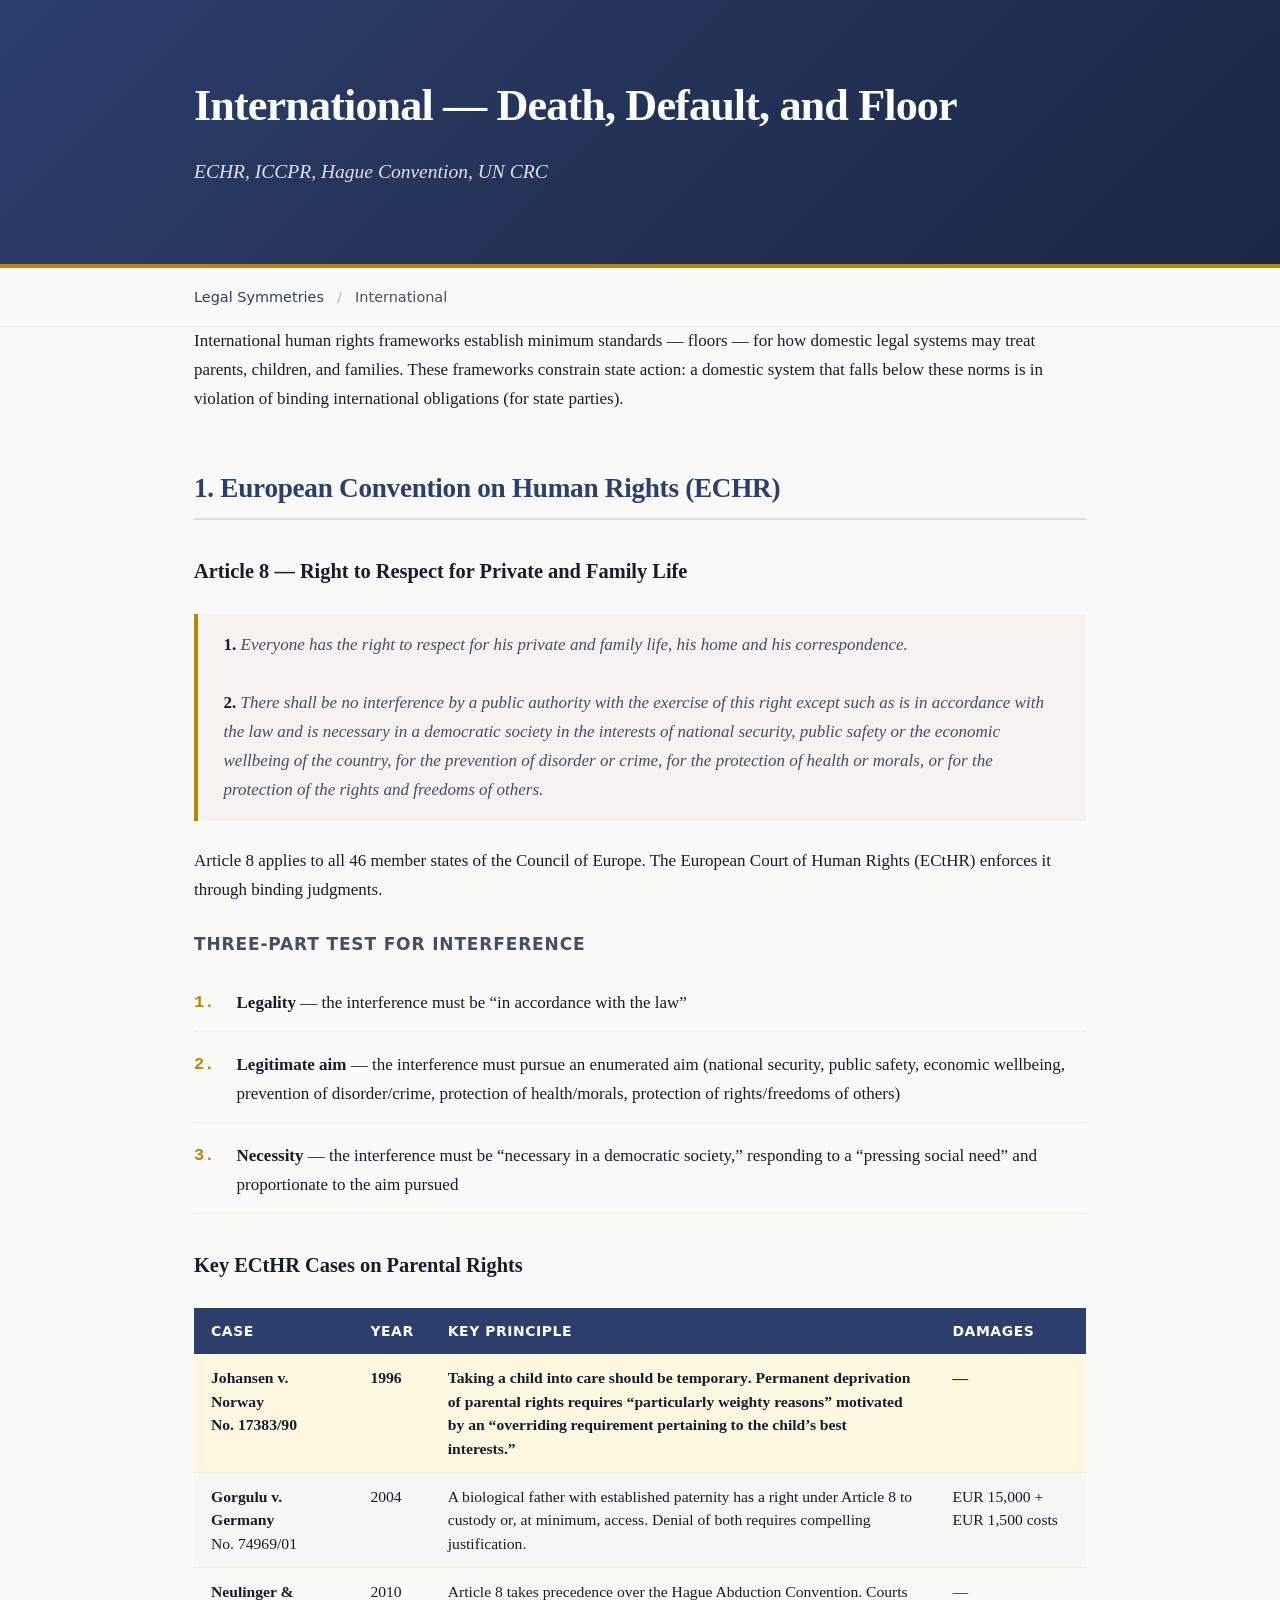
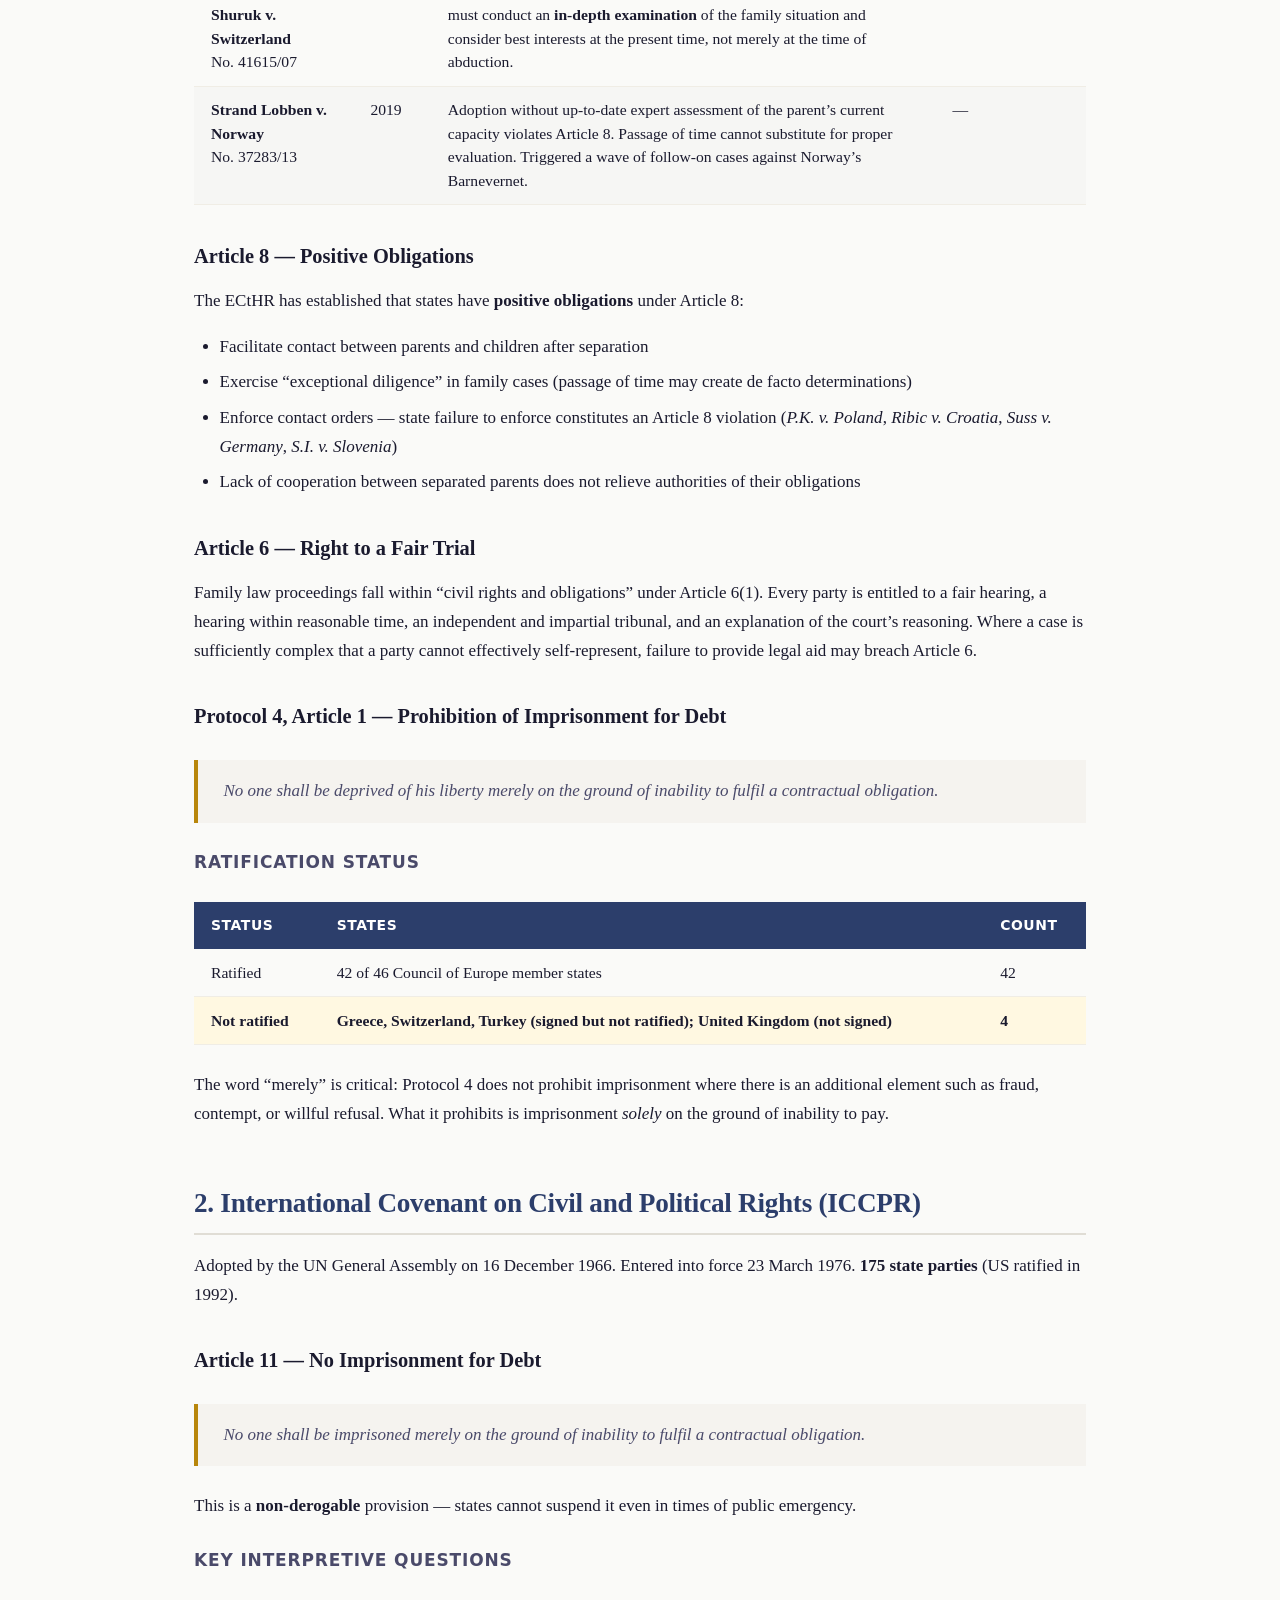
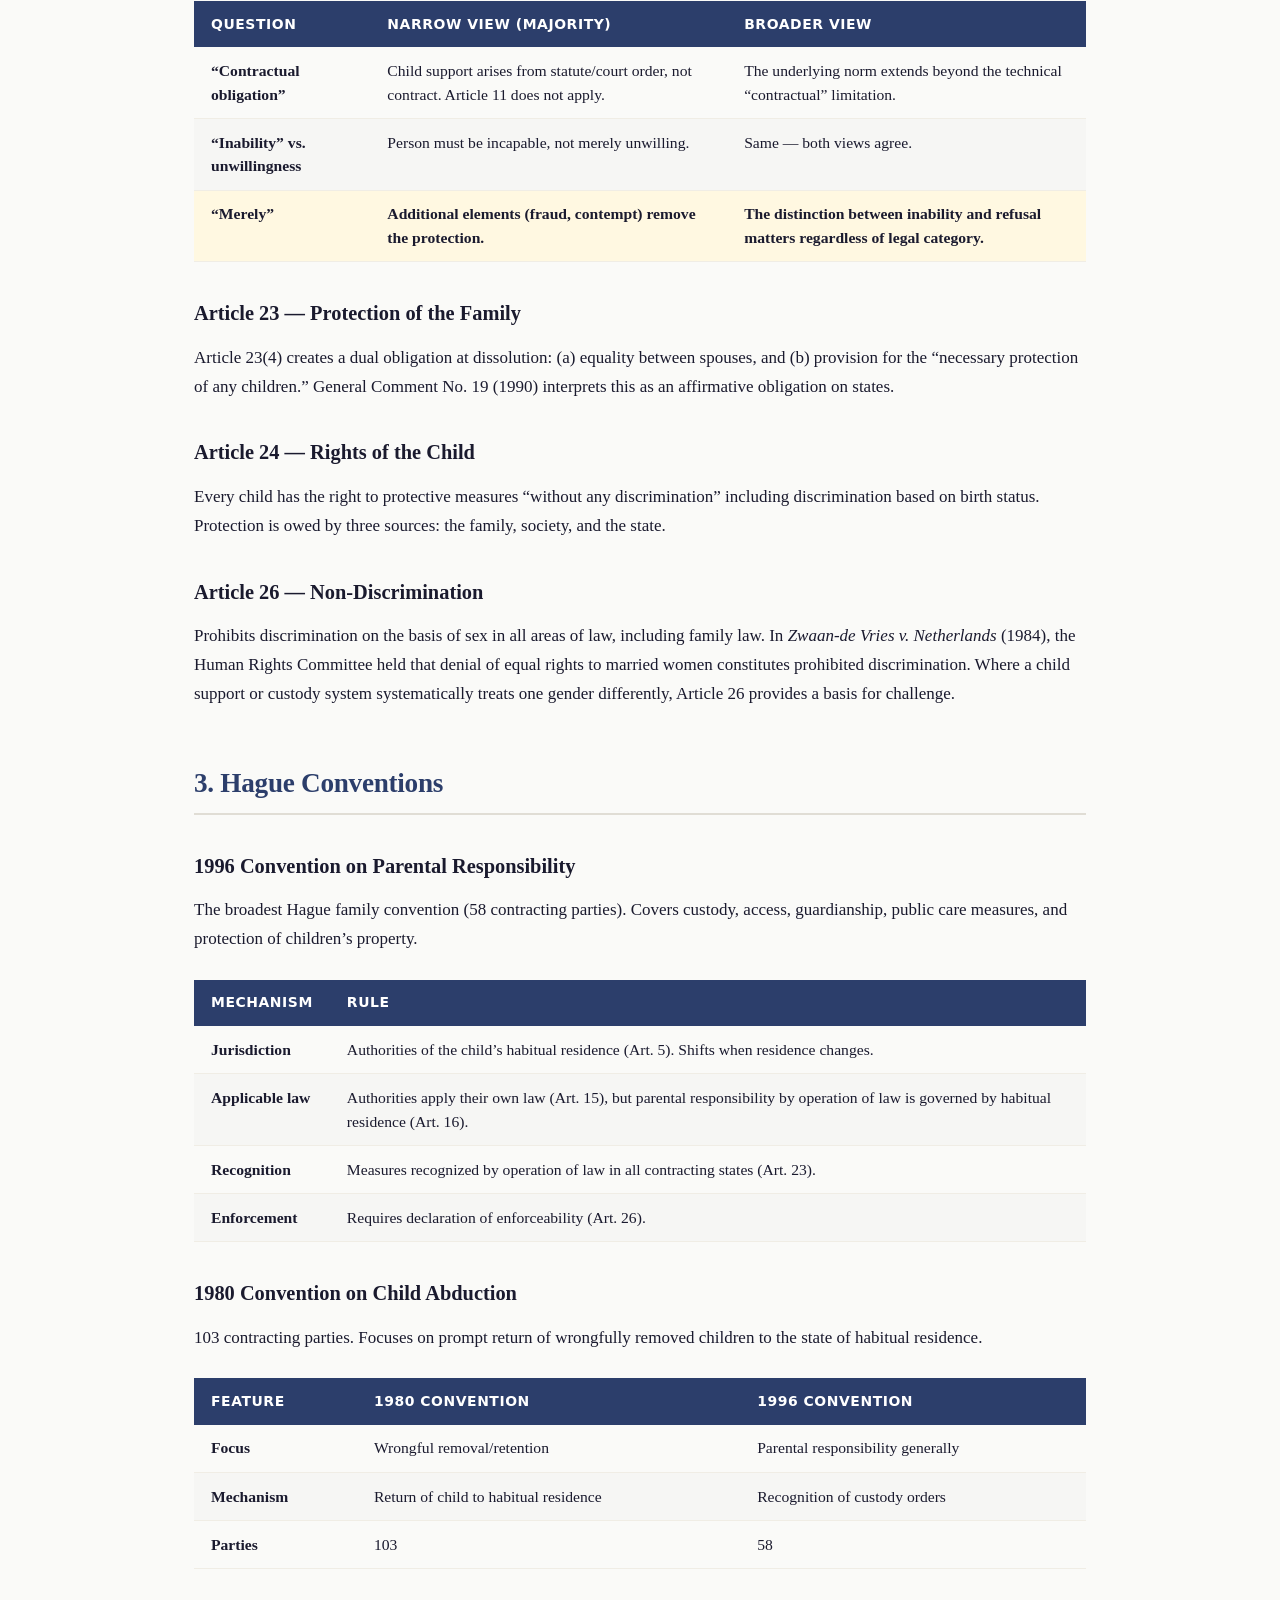
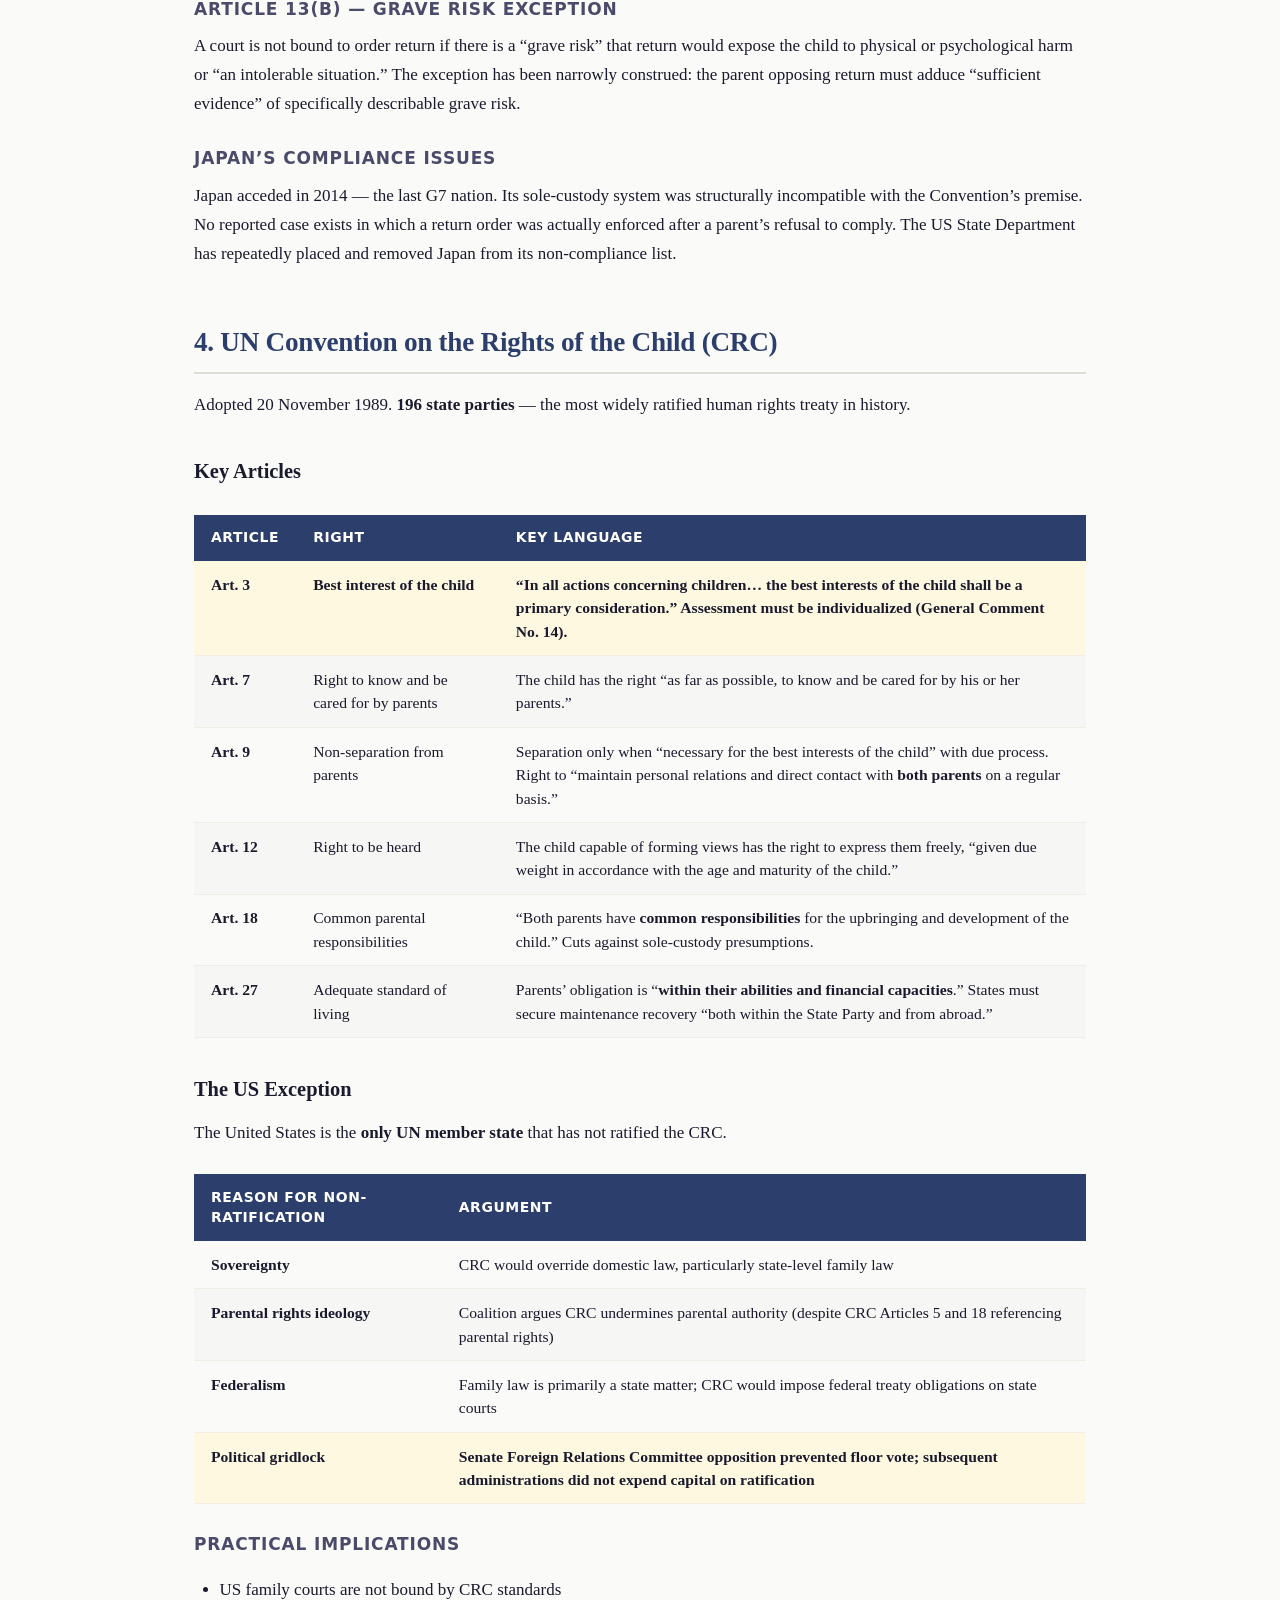
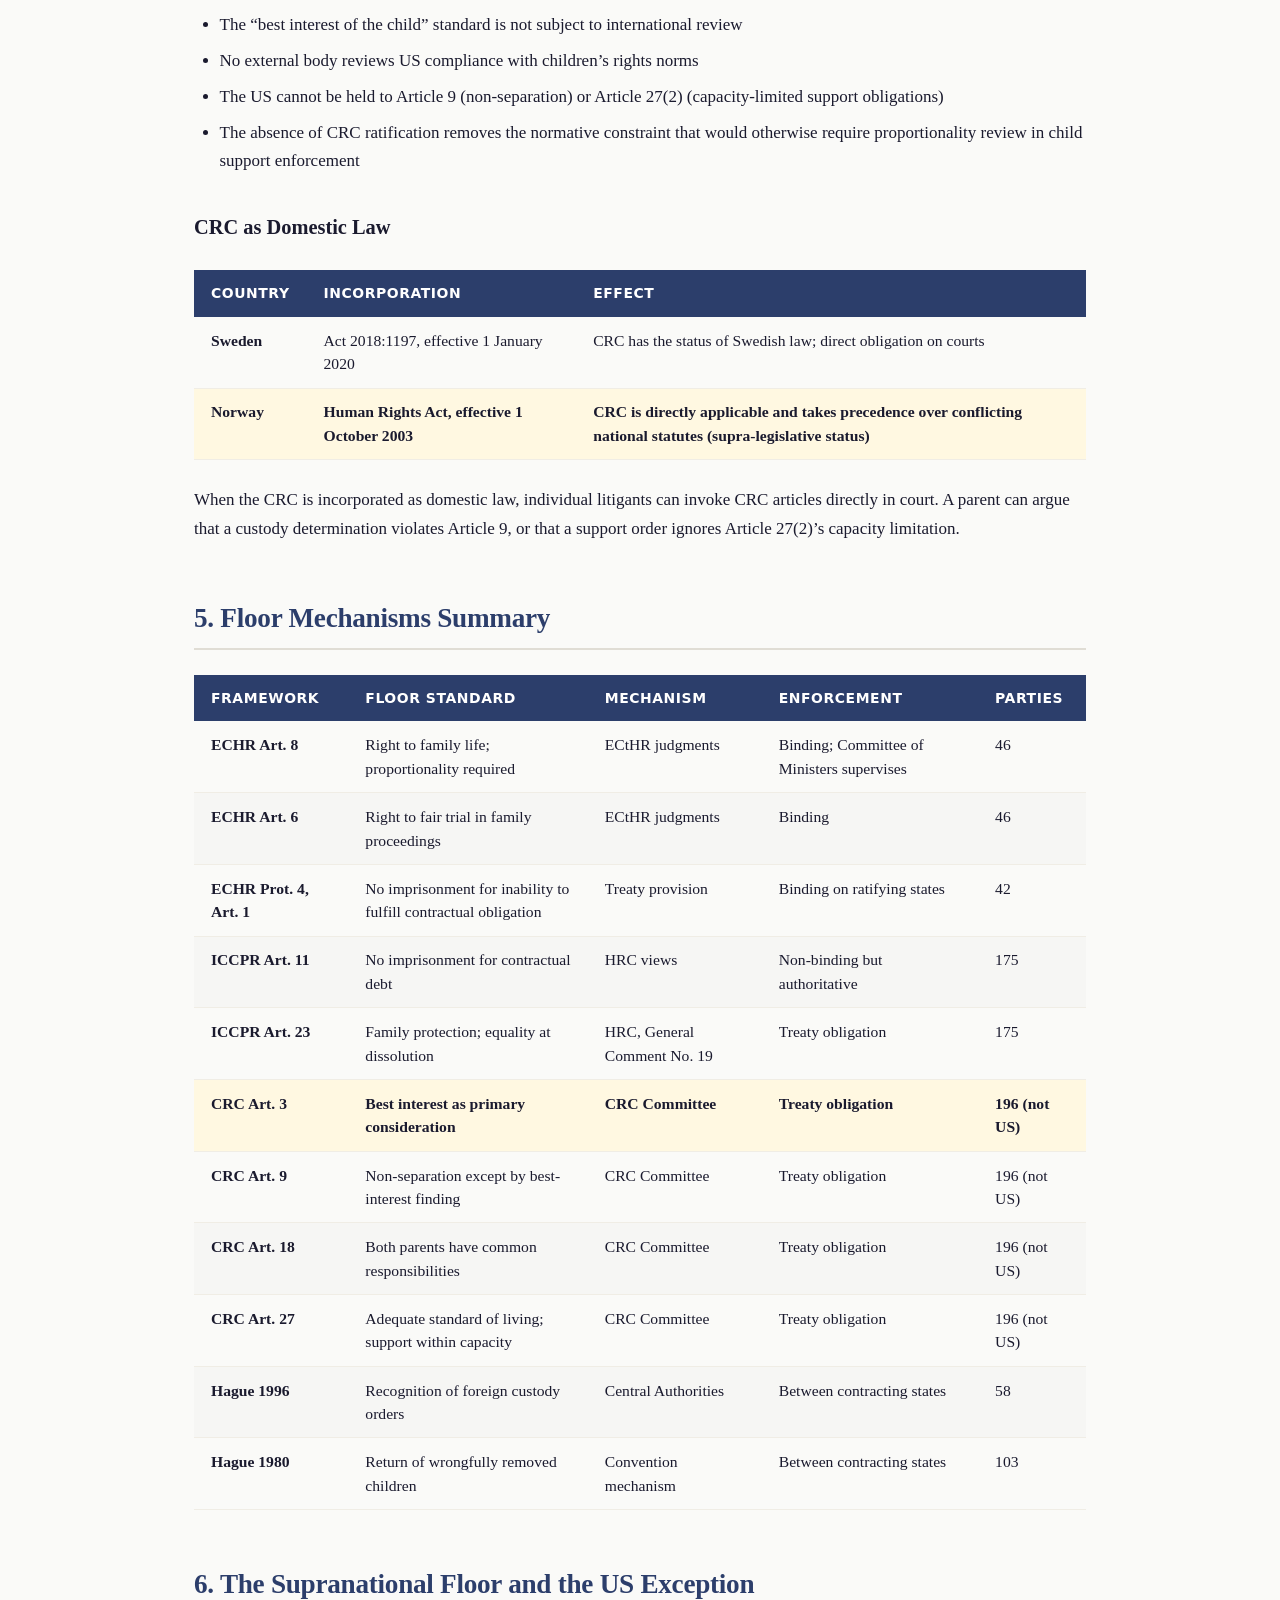
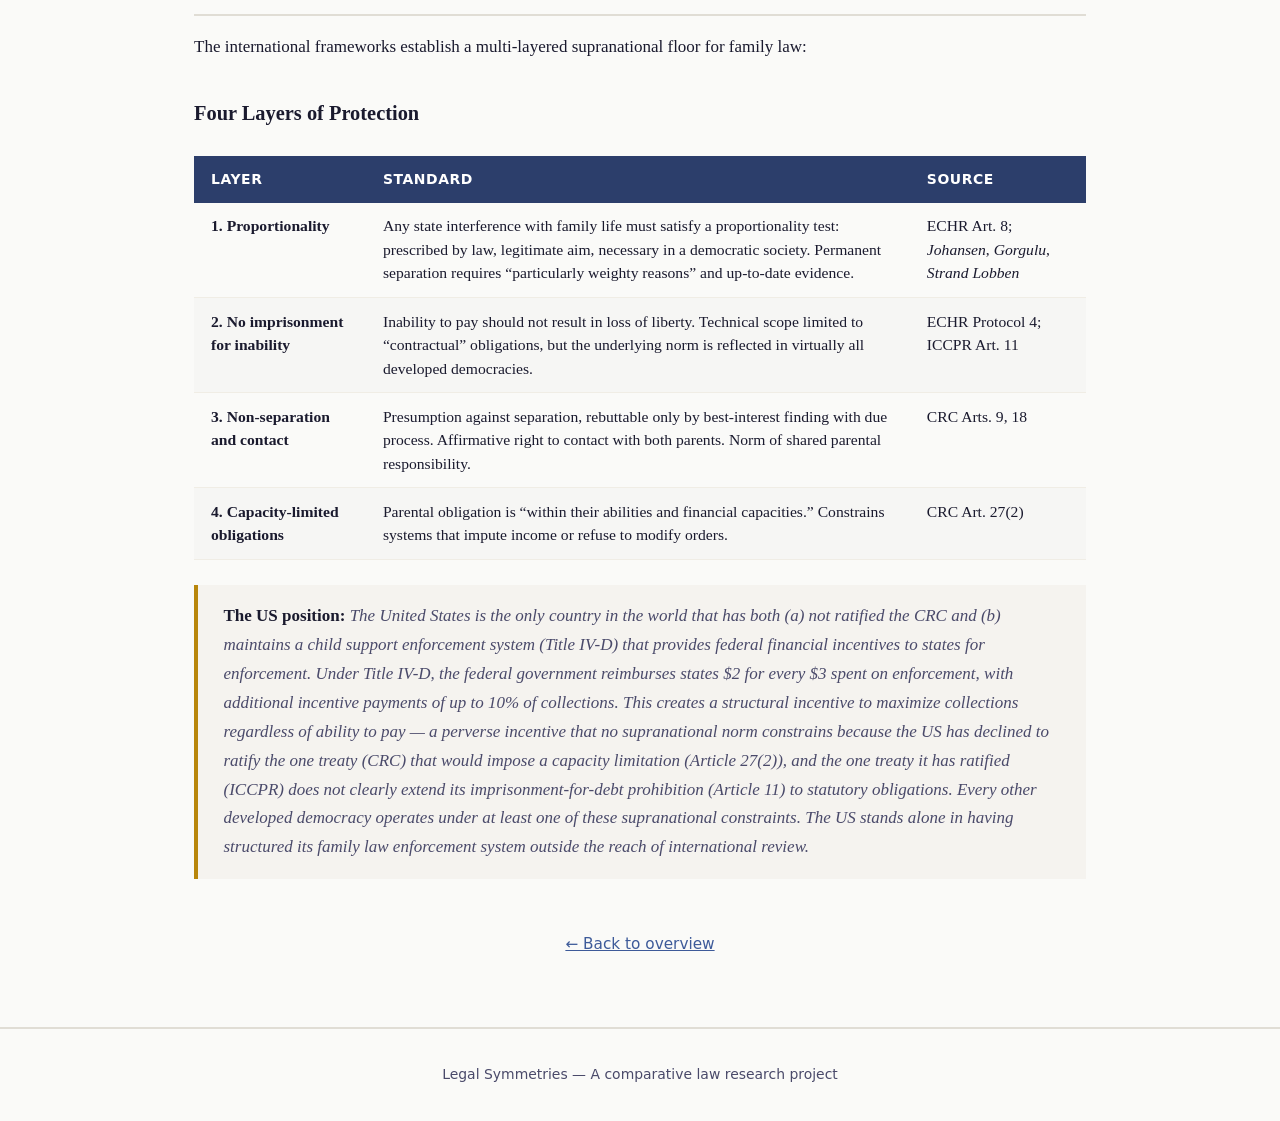
<file: docs/international.html>
<!DOCTYPE html>
<html lang="en">
<head>
  <meta charset="UTF-8">
  <meta name="viewport" content="width=device-width, initial-scale=1.0">
  <title>International &mdash; Death, Default, and Floor</title>
  <link rel="stylesheet" href="assets/style.css">
</head>
<body>

<header class="hero">
  <div class="container">
    <h1>International &mdash; Death, Default, and Floor</h1>
    <p class="subtitle">ECHR, ICCPR, Hague Convention, UN CRC</p>
  </div>
</header>

<div class="breadcrumb">
  <div class="container">
    <a href="index.html">Legal Symmetries</a>
    <span class="sep">/</span>
    International
  </div>
</div>

<main class="container">

  <p>International human rights frameworks establish minimum standards &mdash; floors &mdash; for how domestic legal systems may treat parents, children, and families. These frameworks constrain state action: a domestic system that falls below these norms is in violation of binding international obligations (for state parties).</p>

  <!-- ============================== -->
  <!-- ECHR                           -->
  <!-- ============================== -->

  <h2>1. European Convention on Human Rights (ECHR)</h2>

  <h3>Article 8 &mdash; Right to Respect for Private and Family Life</h3>

  <blockquote>
    <strong>1.</strong> Everyone has the right to respect for his private and family life, his home and his correspondence.<br><br>
    <strong>2.</strong> There shall be no interference by a public authority with the exercise of this right except such as is in accordance with the law and is necessary in a democratic society in the interests of national security, public safety or the economic wellbeing of the country, for the prevention of disorder or crime, for the protection of health or morals, or for the protection of the rights and freedoms of others.
  </blockquote>

  <p>Article 8 applies to all 46 member states of the Council of Europe. The European Court of Human Rights (ECtHR) enforces it through binding judgments.</p>

  <h4>Three-Part Test for Interference</h4>

  <ol class="axiom-list">
    <li><strong>Legality</strong> &mdash; the interference must be &ldquo;in accordance with the law&rdquo;</li>
    <li><strong>Legitimate aim</strong> &mdash; the interference must pursue an enumerated aim (national security, public safety, economic wellbeing, prevention of disorder/crime, protection of health/morals, protection of rights/freedoms of others)</li>
    <li><strong>Necessity</strong> &mdash; the interference must be &ldquo;necessary in a democratic society,&rdquo; responding to a &ldquo;pressing social need&rdquo; and proportionate to the aim pursued</li>
  </ol>

  <h3>Key ECtHR Cases on Parental Rights</h3>

  <table>
    <thead>
      <tr>
        <th>Case</th>
        <th>Year</th>
        <th>Key Principle</th>
        <th>Damages</th>
      </tr>
    </thead>
    <tbody>
      <tr class="highlight">
        <td><strong>Johansen v. Norway</strong><br>No. 17383/90</td>
        <td>1996</td>
        <td>Taking a child into care should be <strong>temporary</strong>. Permanent deprivation of parental rights requires &ldquo;particularly weighty reasons&rdquo; motivated by an &ldquo;overriding requirement pertaining to the child&rsquo;s best interests.&rdquo;</td>
        <td>&mdash;</td>
      </tr>
      <tr>
        <td><strong>Gorgulu v. Germany</strong><br>No. 74969/01</td>
        <td>2004</td>
        <td>A biological father with established paternity has a right under Article 8 to custody or, at minimum, access. Denial of both requires compelling justification.</td>
        <td>EUR 15,000 + EUR 1,500 costs</td>
      </tr>
      <tr>
        <td><strong>Neulinger &amp; Shuruk v. Switzerland</strong><br>No. 41615/07</td>
        <td>2010</td>
        <td>Article 8 takes precedence over the Hague Abduction Convention. Courts must conduct an <strong>in-depth examination</strong> of the family situation and consider best interests at the present time, not merely at the time of abduction.</td>
        <td>&mdash;</td>
      </tr>
      <tr>
        <td><strong>Strand Lobben v. Norway</strong><br>No. 37283/13</td>
        <td>2019</td>
        <td>Adoption without up-to-date expert assessment of the parent&rsquo;s current capacity violates Article 8. Passage of time cannot substitute for proper evaluation. Triggered a wave of follow-on cases against Norway&rsquo;s Barnevernet.</td>
        <td>&mdash;</td>
      </tr>
    </tbody>
  </table>

  <h3>Article 8 &mdash; Positive Obligations</h3>

  <p>The ECtHR has established that states have <strong>positive obligations</strong> under Article 8:</p>

  <ul>
    <li>Facilitate contact between parents and children after separation</li>
    <li>Exercise &ldquo;exceptional diligence&rdquo; in family cases (passage of time may create de facto determinations)</li>
    <li>Enforce contact orders &mdash; state failure to enforce constitutes an Article 8 violation (<em>P.K. v. Poland</em>, <em>Ribic v. Croatia</em>, <em>Suss v. Germany</em>, <em>S.I. v. Slovenia</em>)</li>
    <li>Lack of cooperation between separated parents does not relieve authorities of their obligations</li>
  </ul>

  <h3>Article 6 &mdash; Right to a Fair Trial</h3>

  <p>Family law proceedings fall within &ldquo;civil rights and obligations&rdquo; under Article 6(1). Every party is entitled to a fair hearing, a hearing within reasonable time, an independent and impartial tribunal, and an explanation of the court&rsquo;s reasoning. Where a case is sufficiently complex that a party cannot effectively self-represent, failure to provide legal aid may breach Article 6.</p>

  <h3>Protocol 4, Article 1 &mdash; Prohibition of Imprisonment for Debt</h3>

  <blockquote>
    No one shall be deprived of his liberty merely on the ground of inability to fulfil a contractual obligation.
  </blockquote>

  <h4>Ratification Status</h4>

  <table>
    <thead>
      <tr>
        <th>Status</th>
        <th>States</th>
        <th>Count</th>
      </tr>
    </thead>
    <tbody>
      <tr>
        <td>Ratified</td>
        <td>42 of 46 Council of Europe member states</td>
        <td>42</td>
      </tr>
      <tr class="highlight">
        <td><strong>Not ratified</strong></td>
        <td><strong>Greece, Switzerland, Turkey</strong> (signed but not ratified); <strong>United Kingdom</strong> (not signed)</td>
        <td>4</td>
      </tr>
    </tbody>
  </table>

  <p>The word &ldquo;merely&rdquo; is critical: Protocol 4 does not prohibit imprisonment where there is an additional element such as fraud, contempt, or willful refusal. What it prohibits is imprisonment <em>solely</em> on the ground of inability to pay.</p>

  <!-- ============================== -->
  <!-- ICCPR                          -->
  <!-- ============================== -->

  <h2>2. International Covenant on Civil and Political Rights (ICCPR)</h2>

  <p>Adopted by the UN General Assembly on 16 December 1966. Entered into force 23 March 1976. <strong>175 state parties</strong> (US ratified in 1992).</p>

  <h3>Article 11 &mdash; No Imprisonment for Debt</h3>

  <blockquote>
    No one shall be imprisoned merely on the ground of inability to fulfil a contractual obligation.
  </blockquote>

  <p>This is a <strong>non-derogable</strong> provision &mdash; states cannot suspend it even in times of public emergency.</p>

  <h4>Key Interpretive Questions</h4>

  <table>
    <thead>
      <tr>
        <th>Question</th>
        <th>Narrow View (Majority)</th>
        <th>Broader View</th>
      </tr>
    </thead>
    <tbody>
      <tr>
        <td><strong>&ldquo;Contractual obligation&rdquo;</strong></td>
        <td>Child support arises from statute/court order, not contract. Article 11 does not apply.</td>
        <td>The underlying norm extends beyond the technical &ldquo;contractual&rdquo; limitation.</td>
      </tr>
      <tr>
        <td><strong>&ldquo;Inability&rdquo; vs. unwillingness</strong></td>
        <td>Person must be incapable, not merely unwilling.</td>
        <td>Same &mdash; both views agree.</td>
      </tr>
      <tr class="highlight">
        <td><strong>&ldquo;Merely&rdquo;</strong></td>
        <td>Additional elements (fraud, contempt) remove the protection.</td>
        <td>The distinction between inability and refusal matters regardless of legal category.</td>
      </tr>
    </tbody>
  </table>

  <h3>Article 23 &mdash; Protection of the Family</h3>

  <p>Article 23(4) creates a dual obligation at dissolution: (a) equality between spouses, and (b) provision for the &ldquo;necessary protection of any children.&rdquo; General Comment No. 19 (1990) interprets this as an affirmative obligation on states.</p>

  <h3>Article 24 &mdash; Rights of the Child</h3>

  <p>Every child has the right to protective measures &ldquo;without any discrimination&rdquo; including discrimination based on birth status. Protection is owed by three sources: the family, society, and the state.</p>

  <h3>Article 26 &mdash; Non-Discrimination</h3>

  <p>Prohibits discrimination on the basis of sex in all areas of law, including family law. In <em>Zwaan-de Vries v. Netherlands</em> (1984), the Human Rights Committee held that denial of equal rights to married women constitutes prohibited discrimination. Where a child support or custody system systematically treats one gender differently, Article 26 provides a basis for challenge.</p>

  <!-- ============================== -->
  <!-- HAGUE CONVENTIONS              -->
  <!-- ============================== -->

  <h2>3. Hague Conventions</h2>

  <h3>1996 Convention on Parental Responsibility</h3>

  <p>The broadest Hague family convention (58 contracting parties). Covers custody, access, guardianship, public care measures, and protection of children&rsquo;s property.</p>

  <table>
    <thead>
      <tr>
        <th>Mechanism</th>
        <th>Rule</th>
      </tr>
    </thead>
    <tbody>
      <tr>
        <td><strong>Jurisdiction</strong></td>
        <td>Authorities of the child&rsquo;s habitual residence (Art. 5). Shifts when residence changes.</td>
      </tr>
      <tr>
        <td><strong>Applicable law</strong></td>
        <td>Authorities apply their own law (Art. 15), but parental responsibility by operation of law is governed by habitual residence (Art. 16).</td>
      </tr>
      <tr>
        <td><strong>Recognition</strong></td>
        <td>Measures recognized by operation of law in all contracting states (Art. 23).</td>
      </tr>
      <tr>
        <td><strong>Enforcement</strong></td>
        <td>Requires declaration of enforceability (Art. 26).</td>
      </tr>
    </tbody>
  </table>

  <h3>1980 Convention on Child Abduction</h3>

  <p>103 contracting parties. Focuses on prompt return of wrongfully removed children to the state of habitual residence.</p>

  <table>
    <thead>
      <tr>
        <th>Feature</th>
        <th>1980 Convention</th>
        <th>1996 Convention</th>
      </tr>
    </thead>
    <tbody>
      <tr>
        <td><strong>Focus</strong></td>
        <td>Wrongful removal/retention</td>
        <td>Parental responsibility generally</td>
      </tr>
      <tr>
        <td><strong>Mechanism</strong></td>
        <td>Return of child to habitual residence</td>
        <td>Recognition of custody orders</td>
      </tr>
      <tr>
        <td><strong>Parties</strong></td>
        <td>103</td>
        <td>58</td>
      </tr>
    </tbody>
  </table>

  <h4>Article 13(b) &mdash; Grave Risk Exception</h4>

  <p>A court is not bound to order return if there is a &ldquo;grave risk&rdquo; that return would expose the child to physical or psychological harm or &ldquo;an intolerable situation.&rdquo; The exception has been narrowly construed: the parent opposing return must adduce &ldquo;sufficient evidence&rdquo; of specifically describable grave risk.</p>

  <h4>Japan&rsquo;s Compliance Issues</h4>

  <p>Japan acceded in 2014 &mdash; the last G7 nation. Its sole-custody system was structurally incompatible with the Convention&rsquo;s premise. No reported case exists in which a return order was actually enforced after a parent&rsquo;s refusal to comply. The US State Department has repeatedly placed and removed Japan from its non-compliance list.</p>

  <!-- ============================== -->
  <!-- UN CRC                         -->
  <!-- ============================== -->

  <h2>4. UN Convention on the Rights of the Child (CRC)</h2>

  <p>Adopted 20 November 1989. <strong>196 state parties</strong> &mdash; the most widely ratified human rights treaty in history.</p>

  <h3>Key Articles</h3>

  <table>
    <thead>
      <tr>
        <th>Article</th>
        <th>Right</th>
        <th>Key Language</th>
      </tr>
    </thead>
    <tbody>
      <tr class="highlight">
        <td><strong>Art. 3</strong></td>
        <td>Best interest of the child</td>
        <td>&ldquo;In all actions concerning children&hellip; the best interests of the child shall be <strong>a primary consideration</strong>.&rdquo; Assessment must be individualized (General Comment No. 14).</td>
      </tr>
      <tr>
        <td><strong>Art. 7</strong></td>
        <td>Right to know and be cared for by parents</td>
        <td>The child has the right &ldquo;as far as possible, to know and be cared for by his or her parents.&rdquo;</td>
      </tr>
      <tr>
        <td><strong>Art. 9</strong></td>
        <td>Non-separation from parents</td>
        <td>Separation only when &ldquo;necessary for the best interests of the child&rdquo; with due process. Right to &ldquo;maintain personal relations and direct contact with <strong>both parents</strong> on a regular basis.&rdquo;</td>
      </tr>
      <tr>
        <td><strong>Art. 12</strong></td>
        <td>Right to be heard</td>
        <td>The child capable of forming views has the right to express them freely, &ldquo;given due weight in accordance with the age and maturity of the child.&rdquo;</td>
      </tr>
      <tr>
        <td><strong>Art. 18</strong></td>
        <td>Common parental responsibilities</td>
        <td>&ldquo;Both parents have <strong>common responsibilities</strong> for the upbringing and development of the child.&rdquo; Cuts against sole-custody presumptions.</td>
      </tr>
      <tr>
        <td><strong>Art. 27</strong></td>
        <td>Adequate standard of living</td>
        <td>Parents&rsquo; obligation is &ldquo;<strong>within their abilities and financial capacities</strong>.&rdquo; States must secure maintenance recovery &ldquo;both within the State Party and from abroad.&rdquo;</td>
      </tr>
    </tbody>
  </table>

  <h3>The US Exception</h3>

  <p>The United States is the <strong>only UN member state</strong> that has not ratified the CRC.</p>

  <table>
    <thead>
      <tr>
        <th>Reason for Non-Ratification</th>
        <th>Argument</th>
      </tr>
    </thead>
    <tbody>
      <tr>
        <td><strong>Sovereignty</strong></td>
        <td>CRC would override domestic law, particularly state-level family law</td>
      </tr>
      <tr>
        <td><strong>Parental rights ideology</strong></td>
        <td>Coalition argues CRC undermines parental authority (despite CRC Articles 5 and 18 referencing parental rights)</td>
      </tr>
      <tr>
        <td><strong>Federalism</strong></td>
        <td>Family law is primarily a state matter; CRC would impose federal treaty obligations on state courts</td>
      </tr>
      <tr class="highlight">
        <td><strong>Political gridlock</strong></td>
        <td>Senate Foreign Relations Committee opposition prevented floor vote; subsequent administrations did not expend capital on ratification</td>
      </tr>
    </tbody>
  </table>

  <h4>Practical Implications</h4>

  <ul>
    <li>US family courts are not bound by CRC standards</li>
    <li>The &ldquo;best interest of the child&rdquo; standard is not subject to international review</li>
    <li>No external body reviews US compliance with children&rsquo;s rights norms</li>
    <li>The US cannot be held to Article 9 (non-separation) or Article 27(2) (capacity-limited support obligations)</li>
    <li>The absence of CRC ratification removes the normative constraint that would otherwise require proportionality review in child support enforcement</li>
  </ul>

  <h3>CRC as Domestic Law</h3>

  <table>
    <thead>
      <tr>
        <th>Country</th>
        <th>Incorporation</th>
        <th>Effect</th>
      </tr>
    </thead>
    <tbody>
      <tr>
        <td><strong>Sweden</strong></td>
        <td>Act 2018:1197, effective 1 January 2020</td>
        <td>CRC has the status of Swedish law; direct obligation on courts</td>
      </tr>
      <tr class="highlight">
        <td><strong>Norway</strong></td>
        <td>Human Rights Act, effective 1 October 2003</td>
        <td>CRC is directly applicable and <strong>takes precedence</strong> over conflicting national statutes (supra-legislative status)</td>
      </tr>
    </tbody>
  </table>

  <p>When the CRC is incorporated as domestic law, individual litigants can invoke CRC articles directly in court. A parent can argue that a custody determination violates Article 9, or that a support order ignores Article 27(2)&rsquo;s capacity limitation.</p>

  <!-- ============================== -->
  <!-- FLOOR MECHANISMS SUMMARY       -->
  <!-- ============================== -->

  <h2>5. Floor Mechanisms Summary</h2>

  <table>
    <thead>
      <tr>
        <th>Framework</th>
        <th>Floor Standard</th>
        <th>Mechanism</th>
        <th>Enforcement</th>
        <th>Parties</th>
      </tr>
    </thead>
    <tbody>
      <tr>
        <td><strong>ECHR Art. 8</strong></td>
        <td>Right to family life; proportionality required</td>
        <td>ECtHR judgments</td>
        <td>Binding; Committee of Ministers supervises</td>
        <td>46</td>
      </tr>
      <tr>
        <td><strong>ECHR Art. 6</strong></td>
        <td>Right to fair trial in family proceedings</td>
        <td>ECtHR judgments</td>
        <td>Binding</td>
        <td>46</td>
      </tr>
      <tr>
        <td><strong>ECHR Prot. 4, Art. 1</strong></td>
        <td>No imprisonment for inability to fulfill contractual obligation</td>
        <td>Treaty provision</td>
        <td>Binding on ratifying states</td>
        <td>42</td>
      </tr>
      <tr>
        <td><strong>ICCPR Art. 11</strong></td>
        <td>No imprisonment for contractual debt</td>
        <td>HRC views</td>
        <td>Non-binding but authoritative</td>
        <td>175</td>
      </tr>
      <tr>
        <td><strong>ICCPR Art. 23</strong></td>
        <td>Family protection; equality at dissolution</td>
        <td>HRC, General Comment No. 19</td>
        <td>Treaty obligation</td>
        <td>175</td>
      </tr>
      <tr class="highlight">
        <td><strong>CRC Art. 3</strong></td>
        <td>Best interest as primary consideration</td>
        <td>CRC Committee</td>
        <td>Treaty obligation</td>
        <td>196 (not US)</td>
      </tr>
      <tr>
        <td><strong>CRC Art. 9</strong></td>
        <td>Non-separation except by best-interest finding</td>
        <td>CRC Committee</td>
        <td>Treaty obligation</td>
        <td>196 (not US)</td>
      </tr>
      <tr>
        <td><strong>CRC Art. 18</strong></td>
        <td>Both parents have common responsibilities</td>
        <td>CRC Committee</td>
        <td>Treaty obligation</td>
        <td>196 (not US)</td>
      </tr>
      <tr>
        <td><strong>CRC Art. 27</strong></td>
        <td>Adequate standard of living; support within capacity</td>
        <td>CRC Committee</td>
        <td>Treaty obligation</td>
        <td>196 (not US)</td>
      </tr>
      <tr>
        <td><strong>Hague 1996</strong></td>
        <td>Recognition of foreign custody orders</td>
        <td>Central Authorities</td>
        <td>Between contracting states</td>
        <td>58</td>
      </tr>
      <tr>
        <td><strong>Hague 1980</strong></td>
        <td>Return of wrongfully removed children</td>
        <td>Convention mechanism</td>
        <td>Between contracting states</td>
        <td>103</td>
      </tr>
    </tbody>
  </table>

  <!-- ============================== -->
  <!-- STRUCTURAL ANALYSIS            -->
  <!-- ============================== -->

  <h2>6. The Supranational Floor and the US Exception</h2>

  <p>The international frameworks establish a multi-layered supranational floor for family law:</p>

  <h3>Four Layers of Protection</h3>

  <table>
    <thead>
      <tr>
        <th>Layer</th>
        <th>Standard</th>
        <th>Source</th>
      </tr>
    </thead>
    <tbody>
      <tr>
        <td><strong>1. Proportionality</strong></td>
        <td>Any state interference with family life must satisfy a proportionality test: prescribed by law, legitimate aim, necessary in a democratic society. Permanent separation requires &ldquo;particularly weighty reasons&rdquo; and up-to-date evidence.</td>
        <td>ECHR Art. 8; <em>Johansen</em>, <em>Gorgulu</em>, <em>Strand Lobben</em></td>
      </tr>
      <tr>
        <td><strong>2. No imprisonment for inability</strong></td>
        <td>Inability to pay should not result in loss of liberty. Technical scope limited to &ldquo;contractual&rdquo; obligations, but the underlying norm is reflected in virtually all developed democracies.</td>
        <td>ECHR Protocol 4; ICCPR Art. 11</td>
      </tr>
      <tr>
        <td><strong>3. Non-separation and contact</strong></td>
        <td>Presumption against separation, rebuttable only by best-interest finding with due process. Affirmative right to contact with both parents. Norm of shared parental responsibility.</td>
        <td>CRC Arts. 9, 18</td>
      </tr>
      <tr>
        <td><strong>4. Capacity-limited obligations</strong></td>
        <td>Parental obligation is &ldquo;within their abilities and financial capacities.&rdquo; Constrains systems that impute income or refuse to modify orders.</td>
        <td>CRC Art. 27(2)</td>
      </tr>
    </tbody>
  </table>

  <blockquote>
    <strong>The US position:</strong> The United States is the only country in the world that has both (a) not ratified the CRC and (b) maintains a child support enforcement system (Title IV-D) that provides federal financial incentives to states for enforcement. Under Title IV-D, the federal government reimburses states $2 for every $3 spent on enforcement, with additional incentive payments of up to 10% of collections. This creates a structural incentive to maximize collections regardless of ability to pay &mdash; a perverse incentive that no supranational norm constrains because the US has declined to ratify the one treaty (CRC) that would impose a capacity limitation (Article 27(2)), and the one treaty it has ratified (ICCPR) does not clearly extend its imprisonment-for-debt prohibition (Article 11) to statutory obligations. Every other developed democracy operates under at least one of these supranational constraints. The US stands alone in having structured its family law enforcement system outside the reach of international review.
  </blockquote>

  <p style="margin-top:3rem; text-align:center;">
    <a href="index.html" style="font-family:var(--font-sans); font-size:0.9rem;">&larr; Back to overview</a>
  </p>

</main>

<footer class="footer">
  <div class="container">
    Legal Symmetries &mdash; A comparative law research project
  </div>
</footer>

</body>
</html>
</file>
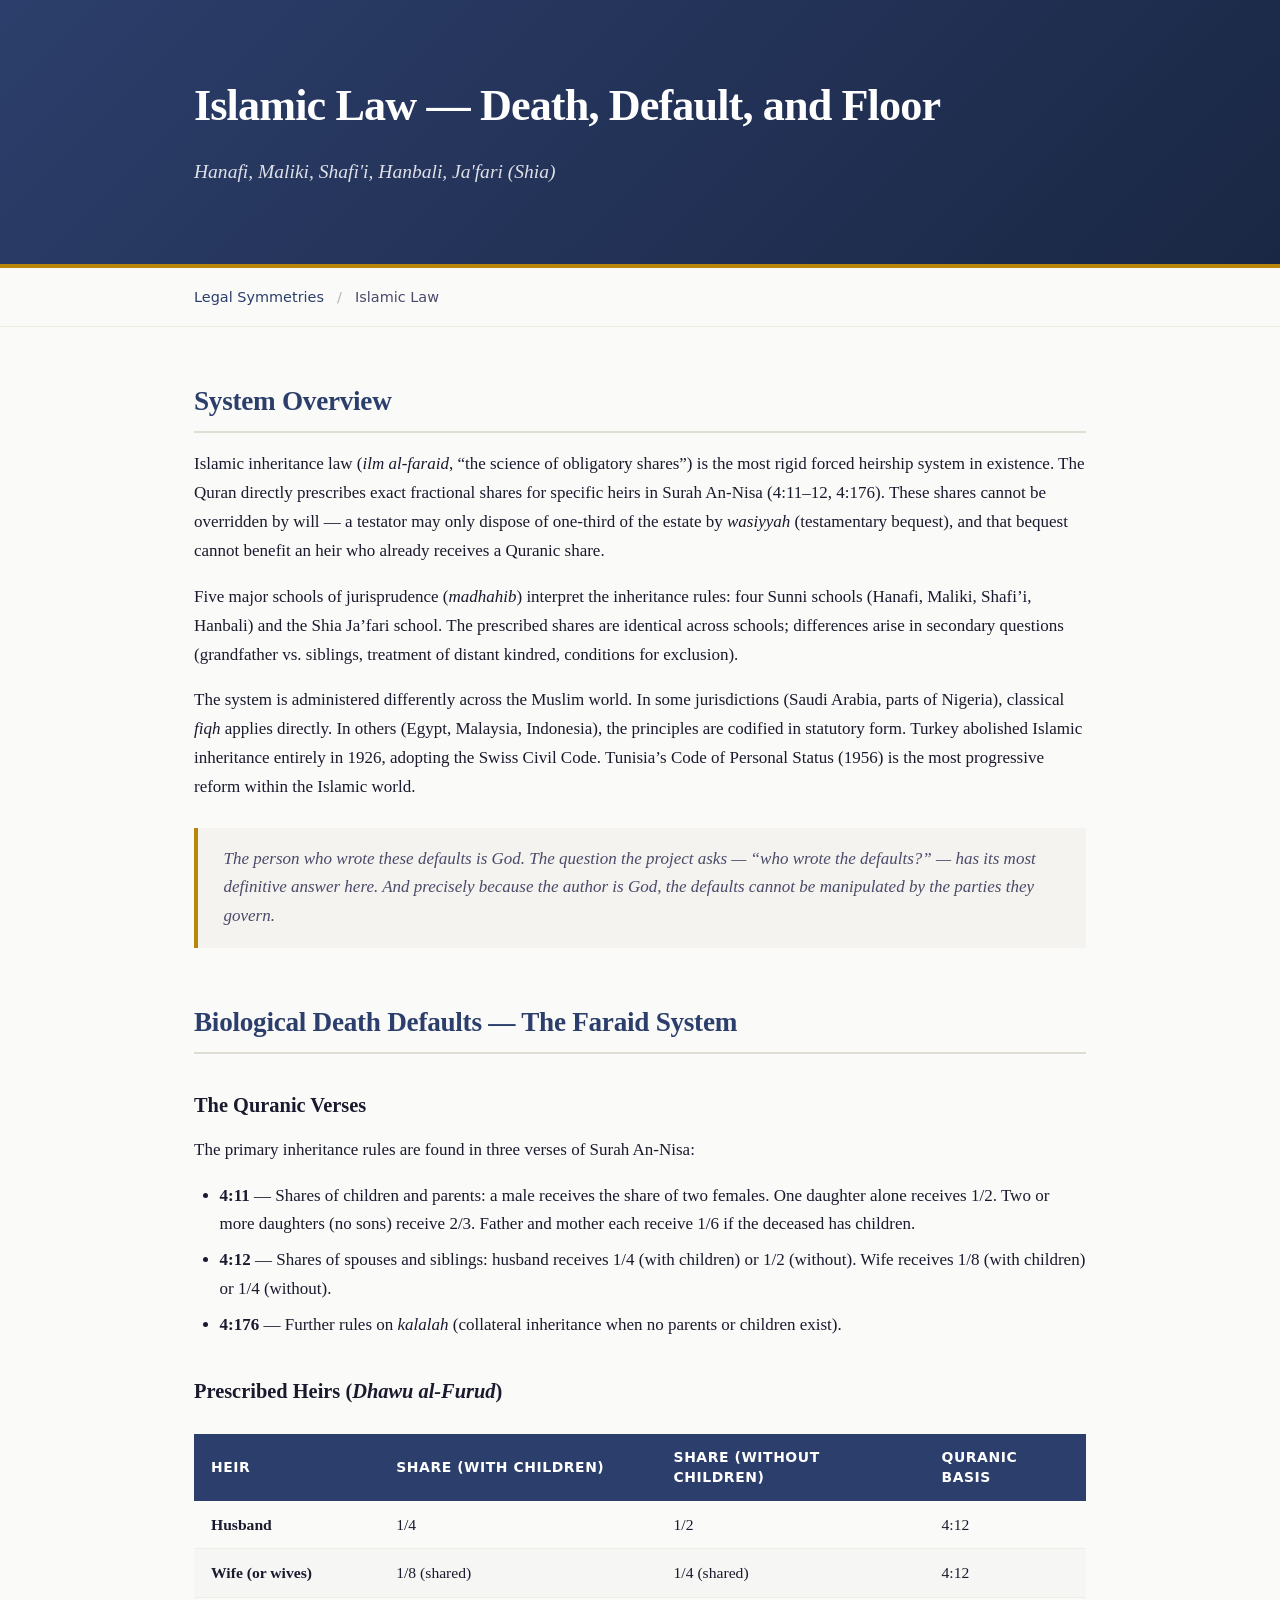
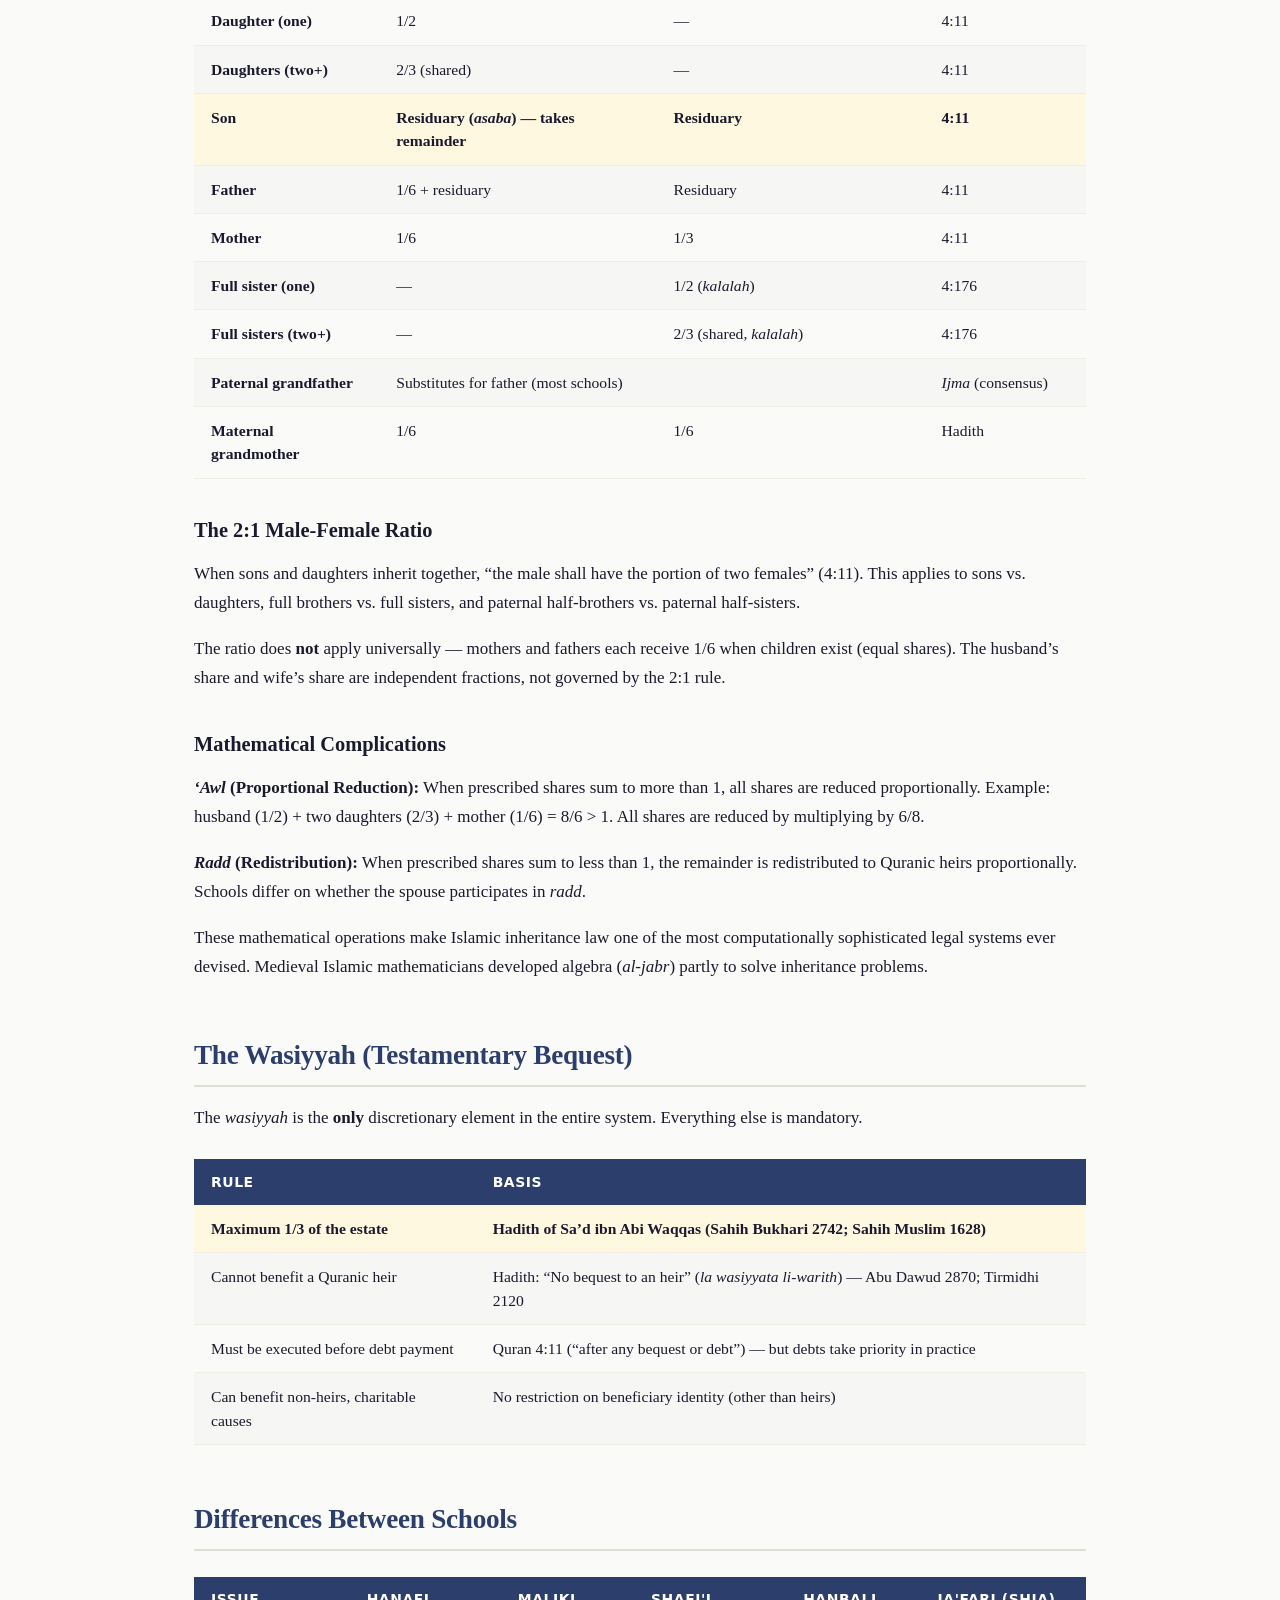
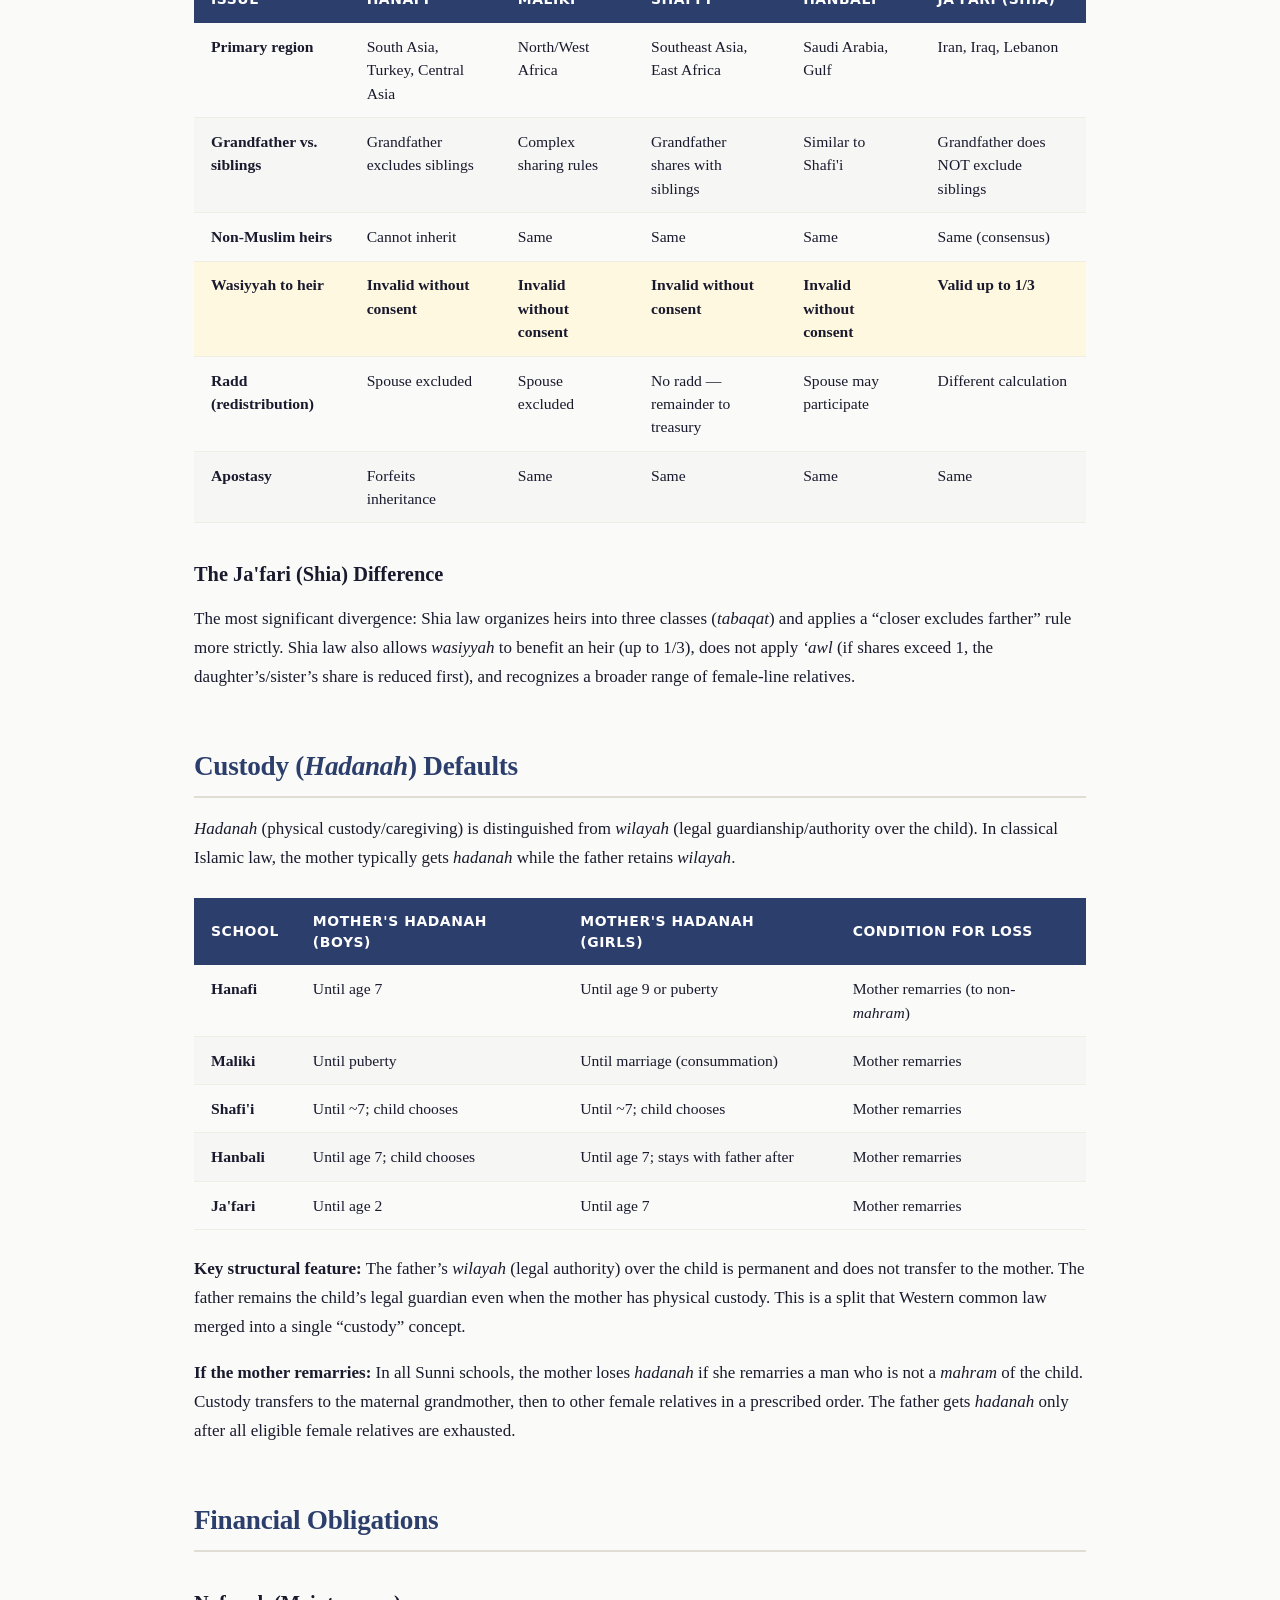
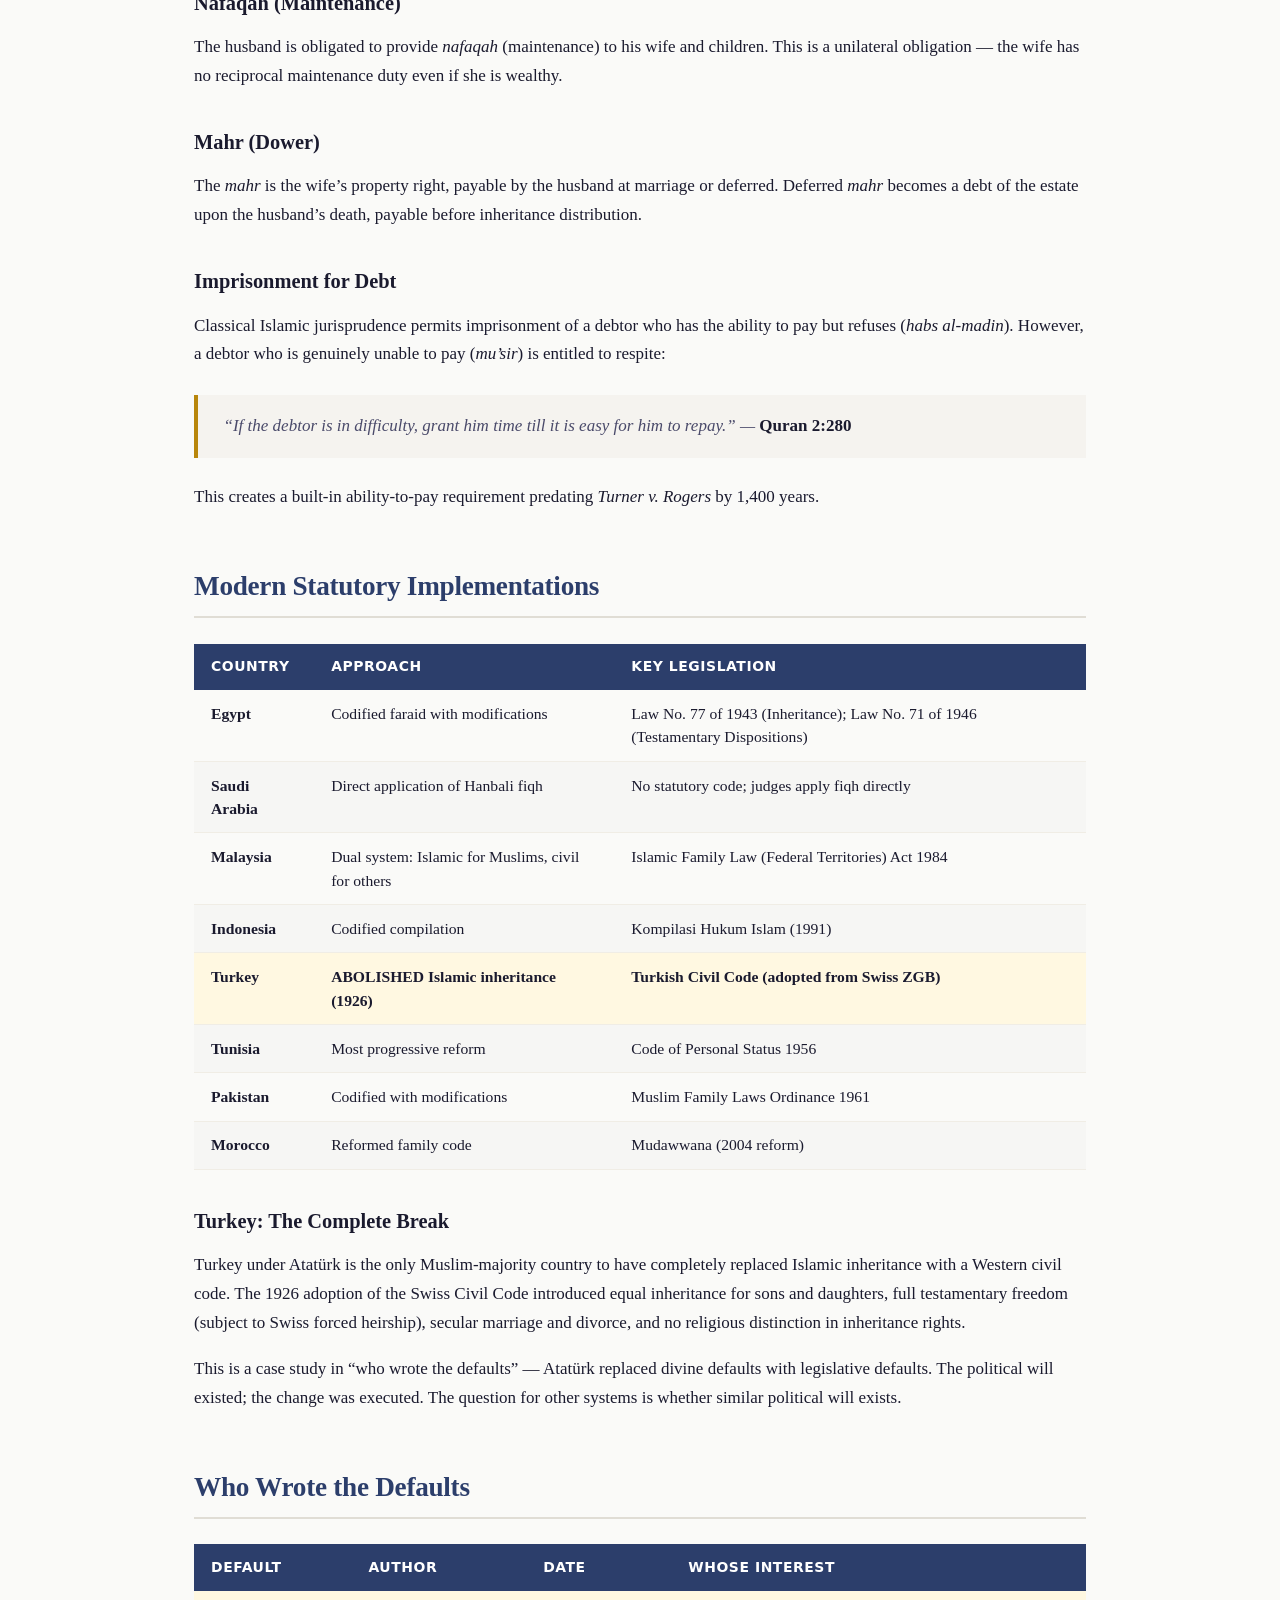
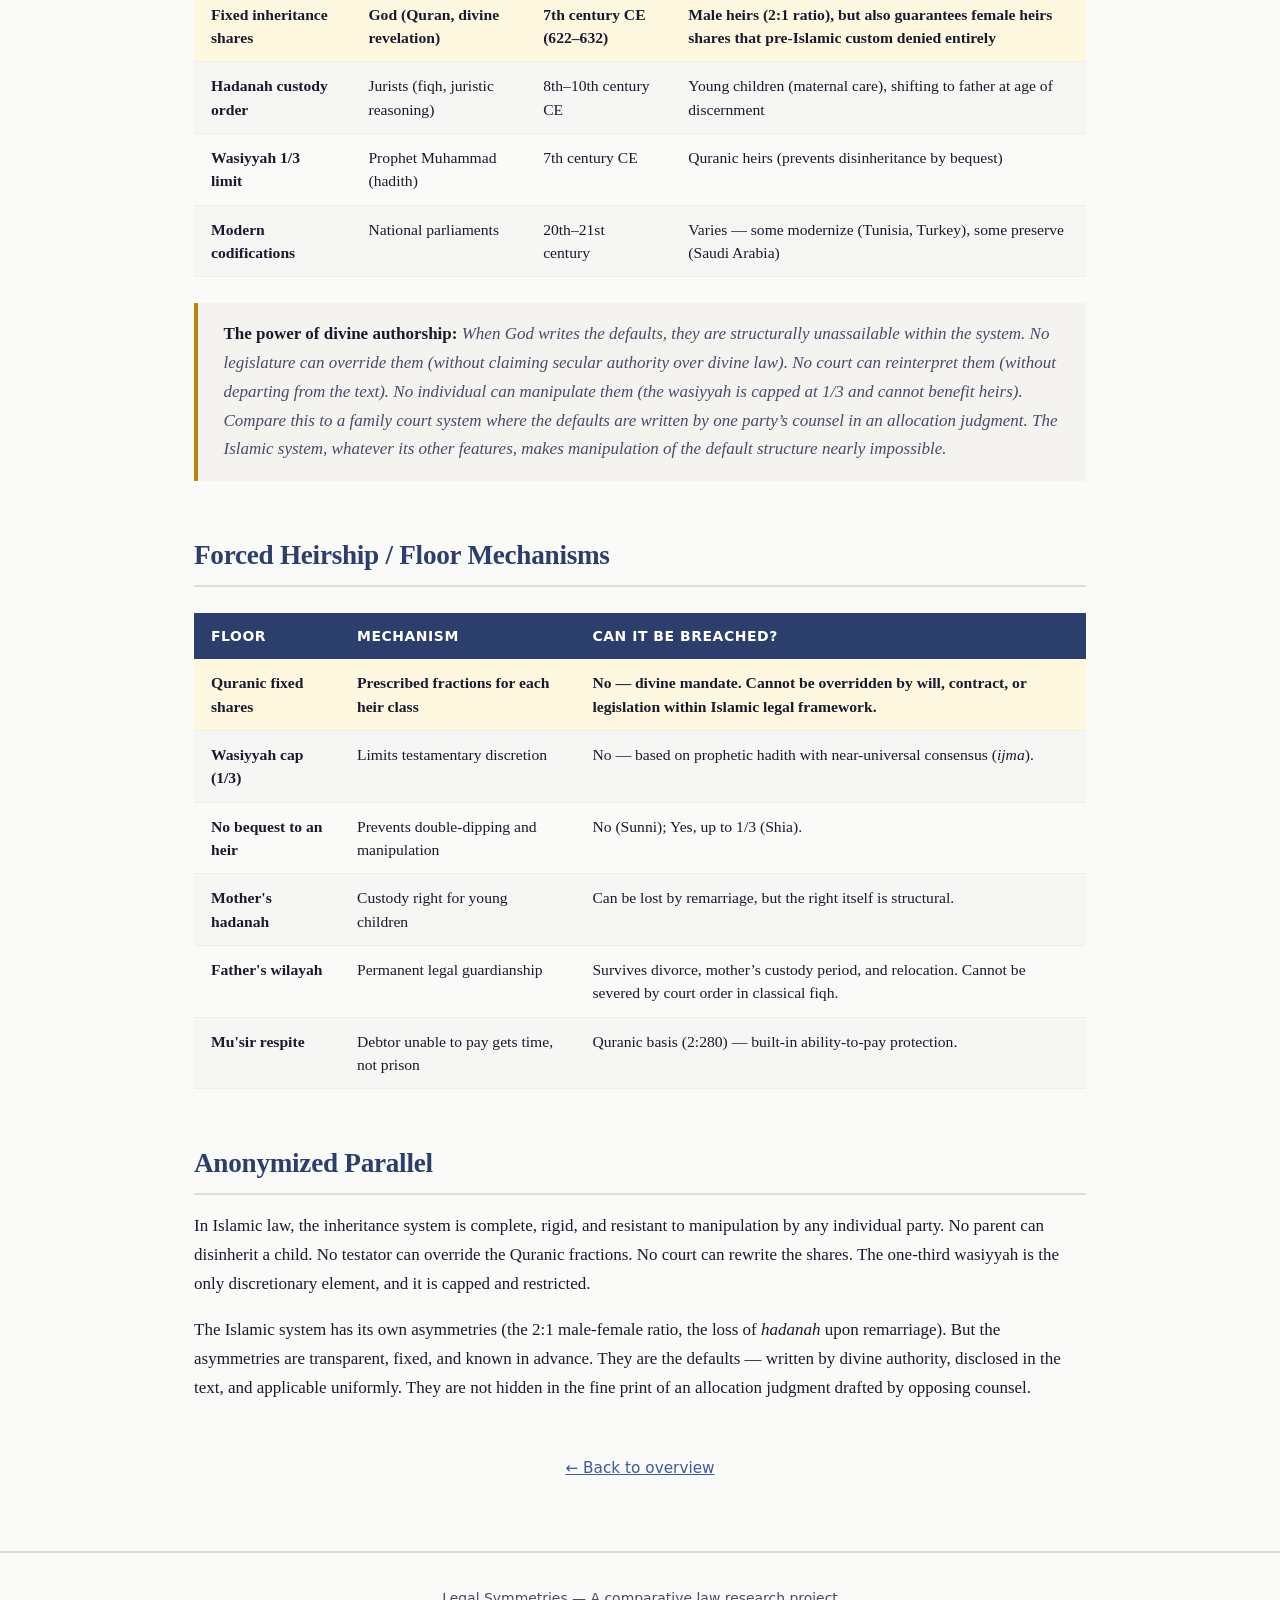
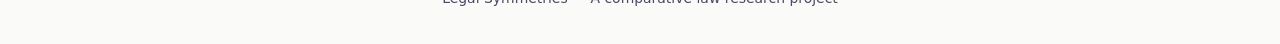
<file: docs/islamic.html>
<!DOCTYPE html>
<html lang="en">
<head>
  <meta charset="UTF-8">
  <meta name="viewport" content="width=device-width, initial-scale=1.0">
  <title>Islamic Law &mdash; Death, Default, and Floor</title>
  <link rel="stylesheet" href="assets/style.css">
</head>
<body>

<header class="hero">
  <div class="container">
    <h1>Islamic Law &mdash; Death, Default, and Floor</h1>
    <p class="subtitle">Hanafi, Maliki, Shafi'i, Hanbali, Ja'fari (Shia)</p>
  </div>
</header>

<div class="breadcrumb">
  <div class="container">
    <a href="index.html">Legal Symmetries</a>
    <span class="sep">/</span>
    Islamic Law
  </div>
</div>

<main class="container">

  <h2>System Overview</h2>

  <p>Islamic inheritance law (<em>ilm al-faraid</em>, &ldquo;the science of obligatory shares&rdquo;) is the most rigid forced heirship system in existence. The Quran directly prescribes exact fractional shares for specific heirs in Surah An-Nisa (4:11&ndash;12, 4:176). These shares cannot be overridden by will &mdash; a testator may only dispose of one-third of the estate by <em>wasiyyah</em> (testamentary bequest), and that bequest cannot benefit an heir who already receives a Quranic share.</p>

  <p>Five major schools of jurisprudence (<em>madhahib</em>) interpret the inheritance rules: four Sunni schools (Hanafi, Maliki, Shafi&rsquo;i, Hanbali) and the Shia Ja&rsquo;fari school. The prescribed shares are identical across schools; differences arise in secondary questions (grandfather vs. siblings, treatment of distant kindred, conditions for exclusion).</p>

  <p>The system is administered differently across the Muslim world. In some jurisdictions (Saudi Arabia, parts of Nigeria), classical <em>fiqh</em> applies directly. In others (Egypt, Malaysia, Indonesia), the principles are codified in statutory form. Turkey abolished Islamic inheritance entirely in 1926, adopting the Swiss Civil Code. Tunisia&rsquo;s Code of Personal Status (1956) is the most progressive reform within the Islamic world.</p>

  <blockquote>
    The person who wrote these defaults is God. The question the project asks &mdash; &ldquo;who wrote the defaults?&rdquo; &mdash; has its most definitive answer here. And precisely because the author is God, the defaults cannot be manipulated by the parties they govern.
  </blockquote>

  <h2>Biological Death Defaults &mdash; The Faraid System</h2>

  <h3>The Quranic Verses</h3>

  <p>The primary inheritance rules are found in three verses of Surah An-Nisa:</p>

  <ul>
    <li><strong>4:11</strong> &mdash; Shares of children and parents: a male receives the share of two females. One daughter alone receives 1/2. Two or more daughters (no sons) receive 2/3. Father and mother each receive 1/6 if the deceased has children.</li>
    <li><strong>4:12</strong> &mdash; Shares of spouses and siblings: husband receives 1/4 (with children) or 1/2 (without). Wife receives 1/8 (with children) or 1/4 (without).</li>
    <li><strong>4:176</strong> &mdash; Further rules on <em>kalalah</em> (collateral inheritance when no parents or children exist).</li>
  </ul>

  <h3>Prescribed Heirs (<em>Dhawu al-Furud</em>)</h3>

  <table>
    <thead>
      <tr>
        <th>Heir</th>
        <th>Share (with children)</th>
        <th>Share (without children)</th>
        <th>Quranic Basis</th>
      </tr>
    </thead>
    <tbody>
      <tr>
        <td><strong>Husband</strong></td>
        <td>1/4</td>
        <td>1/2</td>
        <td>4:12</td>
      </tr>
      <tr>
        <td><strong>Wife (or wives)</strong></td>
        <td>1/8 (shared)</td>
        <td>1/4 (shared)</td>
        <td>4:12</td>
      </tr>
      <tr>
        <td><strong>Daughter (one)</strong></td>
        <td>1/2</td>
        <td>&mdash;</td>
        <td>4:11</td>
      </tr>
      <tr>
        <td><strong>Daughters (two+)</strong></td>
        <td>2/3 (shared)</td>
        <td>&mdash;</td>
        <td>4:11</td>
      </tr>
      <tr class="highlight">
        <td><strong>Son</strong></td>
        <td>Residuary (<em>asaba</em>) &mdash; takes remainder</td>
        <td>Residuary</td>
        <td>4:11</td>
      </tr>
      <tr>
        <td><strong>Father</strong></td>
        <td>1/6 + residuary</td>
        <td>Residuary</td>
        <td>4:11</td>
      </tr>
      <tr>
        <td><strong>Mother</strong></td>
        <td>1/6</td>
        <td>1/3</td>
        <td>4:11</td>
      </tr>
      <tr>
        <td><strong>Full sister (one)</strong></td>
        <td>&mdash;</td>
        <td>1/2 (<em>kalalah</em>)</td>
        <td>4:176</td>
      </tr>
      <tr>
        <td><strong>Full sisters (two+)</strong></td>
        <td>&mdash;</td>
        <td>2/3 (shared, <em>kalalah</em>)</td>
        <td>4:176</td>
      </tr>
      <tr>
        <td><strong>Paternal grandfather</strong></td>
        <td colspan="2">Substitutes for father (most schools)</td>
        <td><em>Ijma</em> (consensus)</td>
      </tr>
      <tr>
        <td><strong>Maternal grandmother</strong></td>
        <td>1/6</td>
        <td>1/6</td>
        <td>Hadith</td>
      </tr>
    </tbody>
  </table>

  <h3>The 2:1 Male-Female Ratio</h3>

  <p>When sons and daughters inherit together, &ldquo;the male shall have the portion of two females&rdquo; (4:11). This applies to sons vs. daughters, full brothers vs. full sisters, and paternal half-brothers vs. paternal half-sisters.</p>

  <p>The ratio does <strong>not</strong> apply universally &mdash; mothers and fathers each receive 1/6 when children exist (equal shares). The husband&rsquo;s share and wife&rsquo;s share are independent fractions, not governed by the 2:1 rule.</p>

  <h3>Mathematical Complications</h3>

  <p><strong><em>&lsquo;Awl</em> (Proportional Reduction):</strong> When prescribed shares sum to more than 1, all shares are reduced proportionally. Example: husband (1/2) + two daughters (2/3) + mother (1/6) = 8/6 &gt; 1. All shares are reduced by multiplying by 6/8.</p>

  <p><strong><em>Radd</em> (Redistribution):</strong> When prescribed shares sum to less than 1, the remainder is redistributed to Quranic heirs proportionally. Schools differ on whether the spouse participates in <em>radd</em>.</p>

  <p>These mathematical operations make Islamic inheritance law one of the most computationally sophisticated legal systems ever devised. Medieval Islamic mathematicians developed algebra (<em>al-jabr</em>) partly to solve inheritance problems.</p>

  <h2>The Wasiyyah (Testamentary Bequest)</h2>

  <p>The <em>wasiyyah</em> is the <strong>only</strong> discretionary element in the entire system. Everything else is mandatory.</p>

  <table>
    <thead>
      <tr>
        <th>Rule</th>
        <th>Basis</th>
      </tr>
    </thead>
    <tbody>
      <tr class="highlight">
        <td><strong>Maximum 1/3 of the estate</strong></td>
        <td>Hadith of Sa&rsquo;d ibn Abi Waqqas (Sahih Bukhari 2742; Sahih Muslim 1628)</td>
      </tr>
      <tr>
        <td>Cannot benefit a Quranic heir</td>
        <td>Hadith: &ldquo;No bequest to an heir&rdquo; (<em>la wasiyyata li-warith</em>) &mdash; Abu Dawud 2870; Tirmidhi 2120</td>
      </tr>
      <tr>
        <td>Must be executed before debt payment</td>
        <td>Quran 4:11 (&ldquo;after any bequest or debt&rdquo;) &mdash; but debts take priority in practice</td>
      </tr>
      <tr>
        <td>Can benefit non-heirs, charitable causes</td>
        <td>No restriction on beneficiary identity (other than heirs)</td>
      </tr>
    </tbody>
  </table>

  <h2>Differences Between Schools</h2>

  <table>
    <thead>
      <tr>
        <th>Issue</th>
        <th>Hanafi</th>
        <th>Maliki</th>
        <th>Shafi'i</th>
        <th>Hanbali</th>
        <th>Ja'fari (Shia)</th>
      </tr>
    </thead>
    <tbody>
      <tr>
        <td><strong>Primary region</strong></td>
        <td>South Asia, Turkey, Central Asia</td>
        <td>North/West Africa</td>
        <td>Southeast Asia, East Africa</td>
        <td>Saudi Arabia, Gulf</td>
        <td>Iran, Iraq, Lebanon</td>
      </tr>
      <tr>
        <td><strong>Grandfather vs. siblings</strong></td>
        <td>Grandfather excludes siblings</td>
        <td>Complex sharing rules</td>
        <td>Grandfather shares with siblings</td>
        <td>Similar to Shafi'i</td>
        <td>Grandfather does NOT exclude siblings</td>
      </tr>
      <tr>
        <td><strong>Non-Muslim heirs</strong></td>
        <td>Cannot inherit</td>
        <td>Same</td>
        <td>Same</td>
        <td>Same</td>
        <td>Same (consensus)</td>
      </tr>
      <tr class="highlight">
        <td><strong>Wasiyyah to heir</strong></td>
        <td>Invalid without consent</td>
        <td>Invalid without consent</td>
        <td>Invalid without consent</td>
        <td>Invalid without consent</td>
        <td><strong>Valid up to 1/3</strong></td>
      </tr>
      <tr>
        <td><strong>Radd (redistribution)</strong></td>
        <td>Spouse excluded</td>
        <td>Spouse excluded</td>
        <td>No radd &mdash; remainder to treasury</td>
        <td>Spouse may participate</td>
        <td>Different calculation</td>
      </tr>
      <tr>
        <td><strong>Apostasy</strong></td>
        <td>Forfeits inheritance</td>
        <td>Same</td>
        <td>Same</td>
        <td>Same</td>
        <td>Same</td>
      </tr>
    </tbody>
  </table>

  <h3>The Ja'fari (Shia) Difference</h3>

  <p>The most significant divergence: Shia law organizes heirs into three classes (<em>tabaqat</em>) and applies a &ldquo;closer excludes farther&rdquo; rule more strictly. Shia law also allows <em>wasiyyah</em> to benefit an heir (up to 1/3), does not apply <em>&lsquo;awl</em> (if shares exceed 1, the daughter&rsquo;s/sister&rsquo;s share is reduced first), and recognizes a broader range of female-line relatives.</p>

  <h2>Custody (<em>Hadanah</em>) Defaults</h2>

  <p><em>Hadanah</em> (physical custody/caregiving) is distinguished from <em>wilayah</em> (legal guardianship/authority over the child). In classical Islamic law, the mother typically gets <em>hadanah</em> while the father retains <em>wilayah</em>.</p>

  <table>
    <thead>
      <tr>
        <th>School</th>
        <th>Mother's Hadanah (Boys)</th>
        <th>Mother's Hadanah (Girls)</th>
        <th>Condition for Loss</th>
      </tr>
    </thead>
    <tbody>
      <tr>
        <td><strong>Hanafi</strong></td>
        <td>Until age 7</td>
        <td>Until age 9 or puberty</td>
        <td>Mother remarries (to non-<em>mahram</em>)</td>
      </tr>
      <tr>
        <td><strong>Maliki</strong></td>
        <td>Until puberty</td>
        <td>Until marriage (consummation)</td>
        <td>Mother remarries</td>
      </tr>
      <tr>
        <td><strong>Shafi'i</strong></td>
        <td>Until ~7; child chooses</td>
        <td>Until ~7; child chooses</td>
        <td>Mother remarries</td>
      </tr>
      <tr>
        <td><strong>Hanbali</strong></td>
        <td>Until age 7; child chooses</td>
        <td>Until age 7; stays with father after</td>
        <td>Mother remarries</td>
      </tr>
      <tr>
        <td><strong>Ja'fari</strong></td>
        <td>Until age 2</td>
        <td>Until age 7</td>
        <td>Mother remarries</td>
      </tr>
    </tbody>
  </table>

  <p><strong>Key structural feature:</strong> The father&rsquo;s <em>wilayah</em> (legal authority) over the child is permanent and does not transfer to the mother. The father remains the child&rsquo;s legal guardian even when the mother has physical custody. This is a split that Western common law merged into a single &ldquo;custody&rdquo; concept.</p>

  <p><strong>If the mother remarries:</strong> In all Sunni schools, the mother loses <em>hadanah</em> if she remarries a man who is not a <em>mahram</em> of the child. Custody transfers to the maternal grandmother, then to other female relatives in a prescribed order. The father gets <em>hadanah</em> only after all eligible female relatives are exhausted.</p>

  <h2>Financial Obligations</h2>

  <h3>Nafaqah (Maintenance)</h3>

  <p>The husband is obligated to provide <em>nafaqah</em> (maintenance) to his wife and children. This is a unilateral obligation &mdash; the wife has no reciprocal maintenance duty even if she is wealthy.</p>

  <h3>Mahr (Dower)</h3>

  <p>The <em>mahr</em> is the wife&rsquo;s property right, payable by the husband at marriage or deferred. Deferred <em>mahr</em> becomes a debt of the estate upon the husband&rsquo;s death, payable before inheritance distribution.</p>

  <h3>Imprisonment for Debt</h3>

  <p>Classical Islamic jurisprudence permits imprisonment of a debtor who has the ability to pay but refuses (<em>habs al-madin</em>). However, a debtor who is genuinely unable to pay (<em>mu&rsquo;sir</em>) is entitled to respite:</p>

  <blockquote>
    &ldquo;If the debtor is in difficulty, grant him time till it is easy for him to repay.&rdquo; &mdash; <strong>Quran 2:280</strong>
  </blockquote>

  <p>This creates a built-in ability-to-pay requirement predating <em>Turner v. Rogers</em> by 1,400 years.</p>

  <h2>Modern Statutory Implementations</h2>

  <table>
    <thead>
      <tr>
        <th>Country</th>
        <th>Approach</th>
        <th>Key Legislation</th>
      </tr>
    </thead>
    <tbody>
      <tr>
        <td><strong>Egypt</strong></td>
        <td>Codified faraid with modifications</td>
        <td>Law No. 77 of 1943 (Inheritance); Law No. 71 of 1946 (Testamentary Dispositions)</td>
      </tr>
      <tr>
        <td><strong>Saudi Arabia</strong></td>
        <td>Direct application of Hanbali fiqh</td>
        <td>No statutory code; judges apply fiqh directly</td>
      </tr>
      <tr>
        <td><strong>Malaysia</strong></td>
        <td>Dual system: Islamic for Muslims, civil for others</td>
        <td>Islamic Family Law (Federal Territories) Act 1984</td>
      </tr>
      <tr>
        <td><strong>Indonesia</strong></td>
        <td>Codified compilation</td>
        <td>Kompilasi Hukum Islam (1991)</td>
      </tr>
      <tr class="highlight">
        <td><strong>Turkey</strong></td>
        <td>ABOLISHED Islamic inheritance (1926)</td>
        <td>Turkish Civil Code (adopted from Swiss ZGB)</td>
      </tr>
      <tr>
        <td><strong>Tunisia</strong></td>
        <td>Most progressive reform</td>
        <td>Code of Personal Status 1956</td>
      </tr>
      <tr>
        <td><strong>Pakistan</strong></td>
        <td>Codified with modifications</td>
        <td>Muslim Family Laws Ordinance 1961</td>
      </tr>
      <tr>
        <td><strong>Morocco</strong></td>
        <td>Reformed family code</td>
        <td>Mudawwana (2004 reform)</td>
      </tr>
    </tbody>
  </table>

  <h3>Turkey: The Complete Break</h3>

  <p>Turkey under Atat&uuml;rk is the only Muslim-majority country to have completely replaced Islamic inheritance with a Western civil code. The 1926 adoption of the Swiss Civil Code introduced equal inheritance for sons and daughters, full testamentary freedom (subject to Swiss forced heirship), secular marriage and divorce, and no religious distinction in inheritance rights.</p>

  <p>This is a case study in &ldquo;who wrote the defaults&rdquo; &mdash; Atat&uuml;rk replaced divine defaults with legislative defaults. The political will existed; the change was executed. The question for other systems is whether similar political will exists.</p>

  <h2>Who Wrote the Defaults</h2>

  <table>
    <thead>
      <tr>
        <th>Default</th>
        <th>Author</th>
        <th>Date</th>
        <th>Whose Interest</th>
      </tr>
    </thead>
    <tbody>
      <tr class="highlight">
        <td><strong>Fixed inheritance shares</strong></td>
        <td>God (Quran, divine revelation)</td>
        <td>7th century CE (622&ndash;632)</td>
        <td>Male heirs (2:1 ratio), but also guarantees female heirs shares that pre-Islamic custom denied entirely</td>
      </tr>
      <tr>
        <td><strong>Hadanah custody order</strong></td>
        <td>Jurists (fiqh, juristic reasoning)</td>
        <td>8th&ndash;10th century CE</td>
        <td>Young children (maternal care), shifting to father at age of discernment</td>
      </tr>
      <tr>
        <td><strong>Wasiyyah 1/3 limit</strong></td>
        <td>Prophet Muhammad (hadith)</td>
        <td>7th century CE</td>
        <td>Quranic heirs (prevents disinheritance by bequest)</td>
      </tr>
      <tr>
        <td><strong>Modern codifications</strong></td>
        <td>National parliaments</td>
        <td>20th&ndash;21st century</td>
        <td>Varies &mdash; some modernize (Tunisia, Turkey), some preserve (Saudi Arabia)</td>
      </tr>
    </tbody>
  </table>

  <blockquote>
    <strong>The power of divine authorship:</strong> When God writes the defaults, they are structurally unassailable within the system. No legislature can override them (without claiming secular authority over divine law). No court can reinterpret them (without departing from the text). No individual can manipulate them (the wasiyyah is capped at 1/3 and cannot benefit heirs). Compare this to a family court system where the defaults are written by one party&rsquo;s counsel in an allocation judgment. The Islamic system, whatever its other features, makes manipulation of the default structure nearly impossible.
  </blockquote>

  <h2>Forced Heirship / Floor Mechanisms</h2>

  <table>
    <thead>
      <tr>
        <th>Floor</th>
        <th>Mechanism</th>
        <th>Can It Be Breached?</th>
      </tr>
    </thead>
    <tbody>
      <tr class="highlight">
        <td><strong>Quranic fixed shares</strong></td>
        <td>Prescribed fractions for each heir class</td>
        <td>No &mdash; divine mandate. Cannot be overridden by will, contract, or legislation within Islamic legal framework.</td>
      </tr>
      <tr>
        <td><strong>Wasiyyah cap (1/3)</strong></td>
        <td>Limits testamentary discretion</td>
        <td>No &mdash; based on prophetic hadith with near-universal consensus (<em>ijma</em>).</td>
      </tr>
      <tr>
        <td><strong>No bequest to an heir</strong></td>
        <td>Prevents double-dipping and manipulation</td>
        <td>No (Sunni); Yes, up to 1/3 (Shia).</td>
      </tr>
      <tr>
        <td><strong>Mother's hadanah</strong></td>
        <td>Custody right for young children</td>
        <td>Can be lost by remarriage, but the right itself is structural.</td>
      </tr>
      <tr>
        <td><strong>Father's wilayah</strong></td>
        <td>Permanent legal guardianship</td>
        <td>Survives divorce, mother&rsquo;s custody period, and relocation. Cannot be severed by court order in classical fiqh.</td>
      </tr>
      <tr>
        <td><strong>Mu'sir respite</strong></td>
        <td>Debtor unable to pay gets time, not prison</td>
        <td>Quranic basis (2:280) &mdash; built-in ability-to-pay protection.</td>
      </tr>
    </tbody>
  </table>

  <h2>Anonymized Parallel</h2>

  <p>In Islamic law, the inheritance system is complete, rigid, and resistant to manipulation by any individual party. No parent can disinherit a child. No testator can override the Quranic fractions. No court can rewrite the shares. The one-third wasiyyah is the only discretionary element, and it is capped and restricted.</p>

  <p>The Islamic system has its own asymmetries (the 2:1 male-female ratio, the loss of <em>hadanah</em> upon remarriage). But the asymmetries are transparent, fixed, and known in advance. They are the defaults &mdash; written by divine authority, disclosed in the text, and applicable uniformly. They are not hidden in the fine print of an allocation judgment drafted by opposing counsel.</p>

  <p style="margin-top:3rem; text-align:center;">
    <a href="index.html" style="font-family:var(--font-sans); font-size:0.9rem;">&larr; Back to overview</a>
  </p>

</main>

<footer class="footer">
  <div class="container">
    Legal Symmetries &mdash; A comparative law research project
  </div>
</footer>

</body>
</html>
</file>
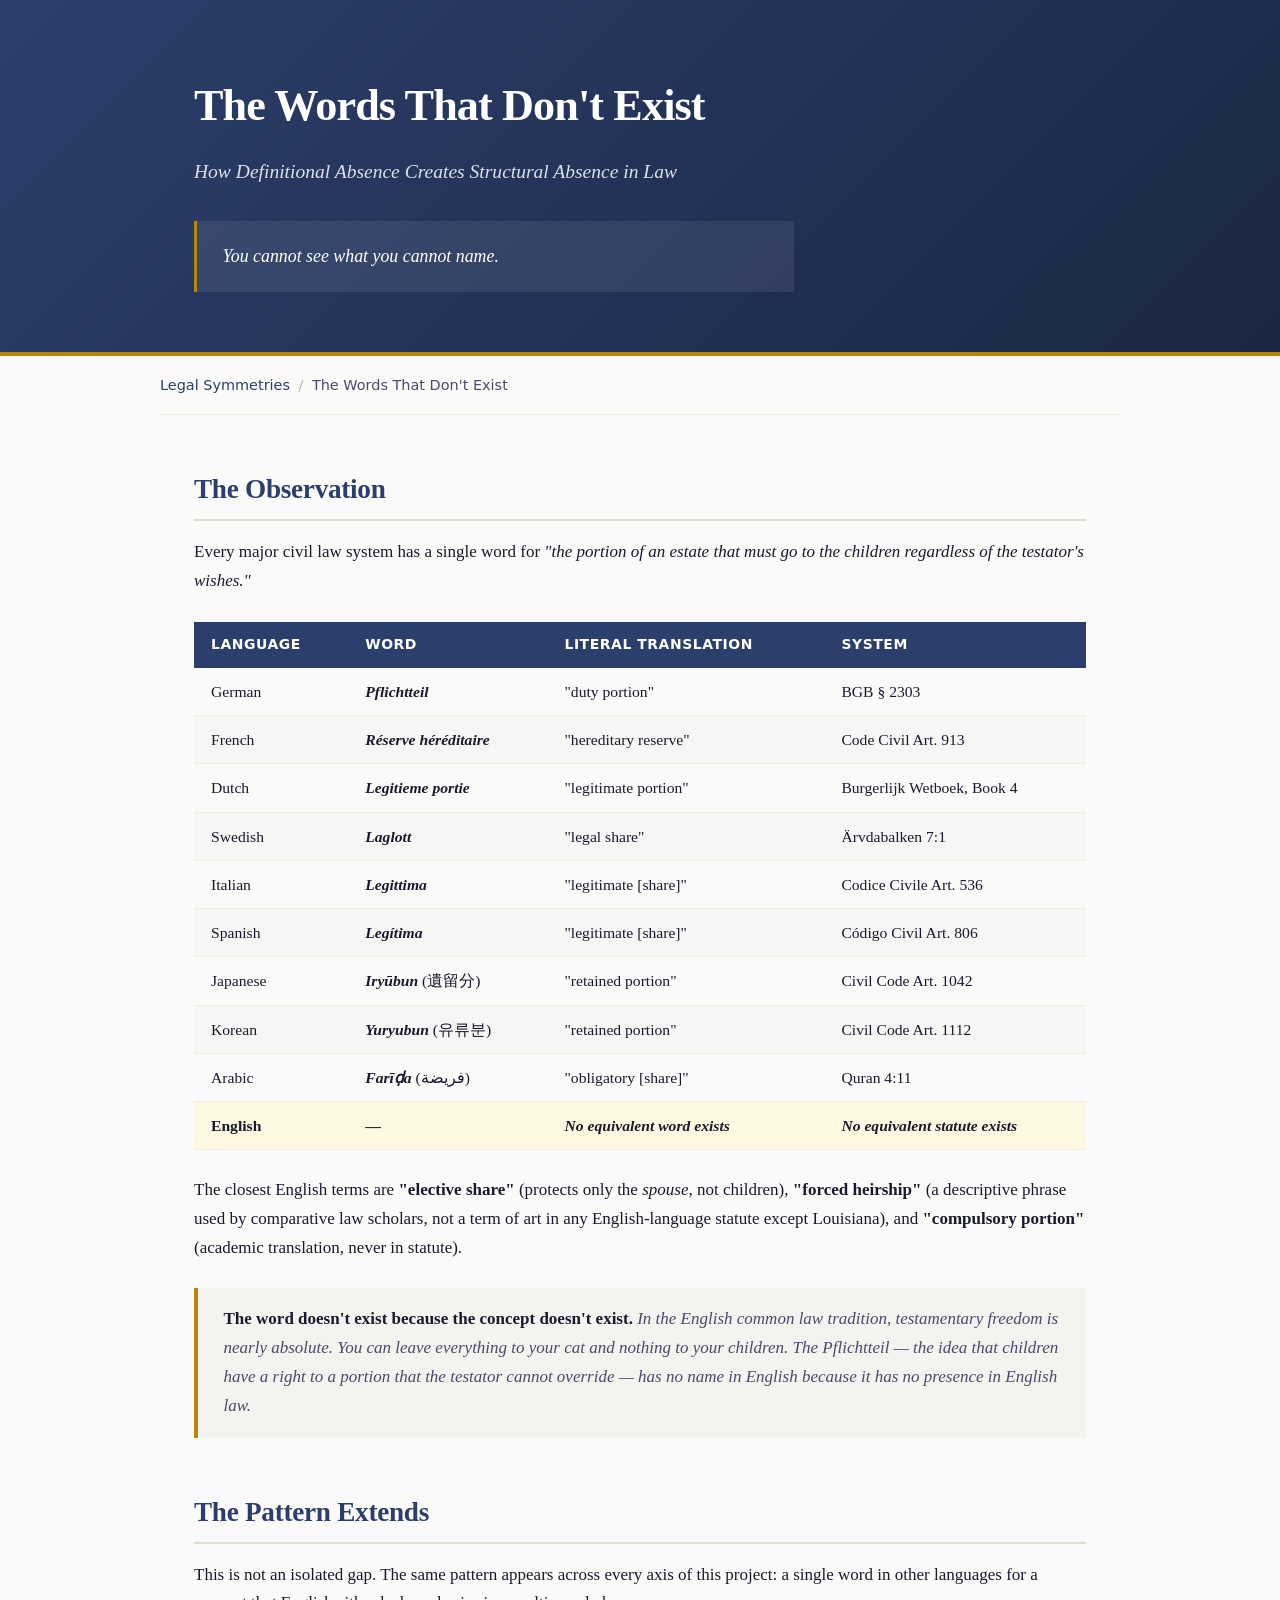
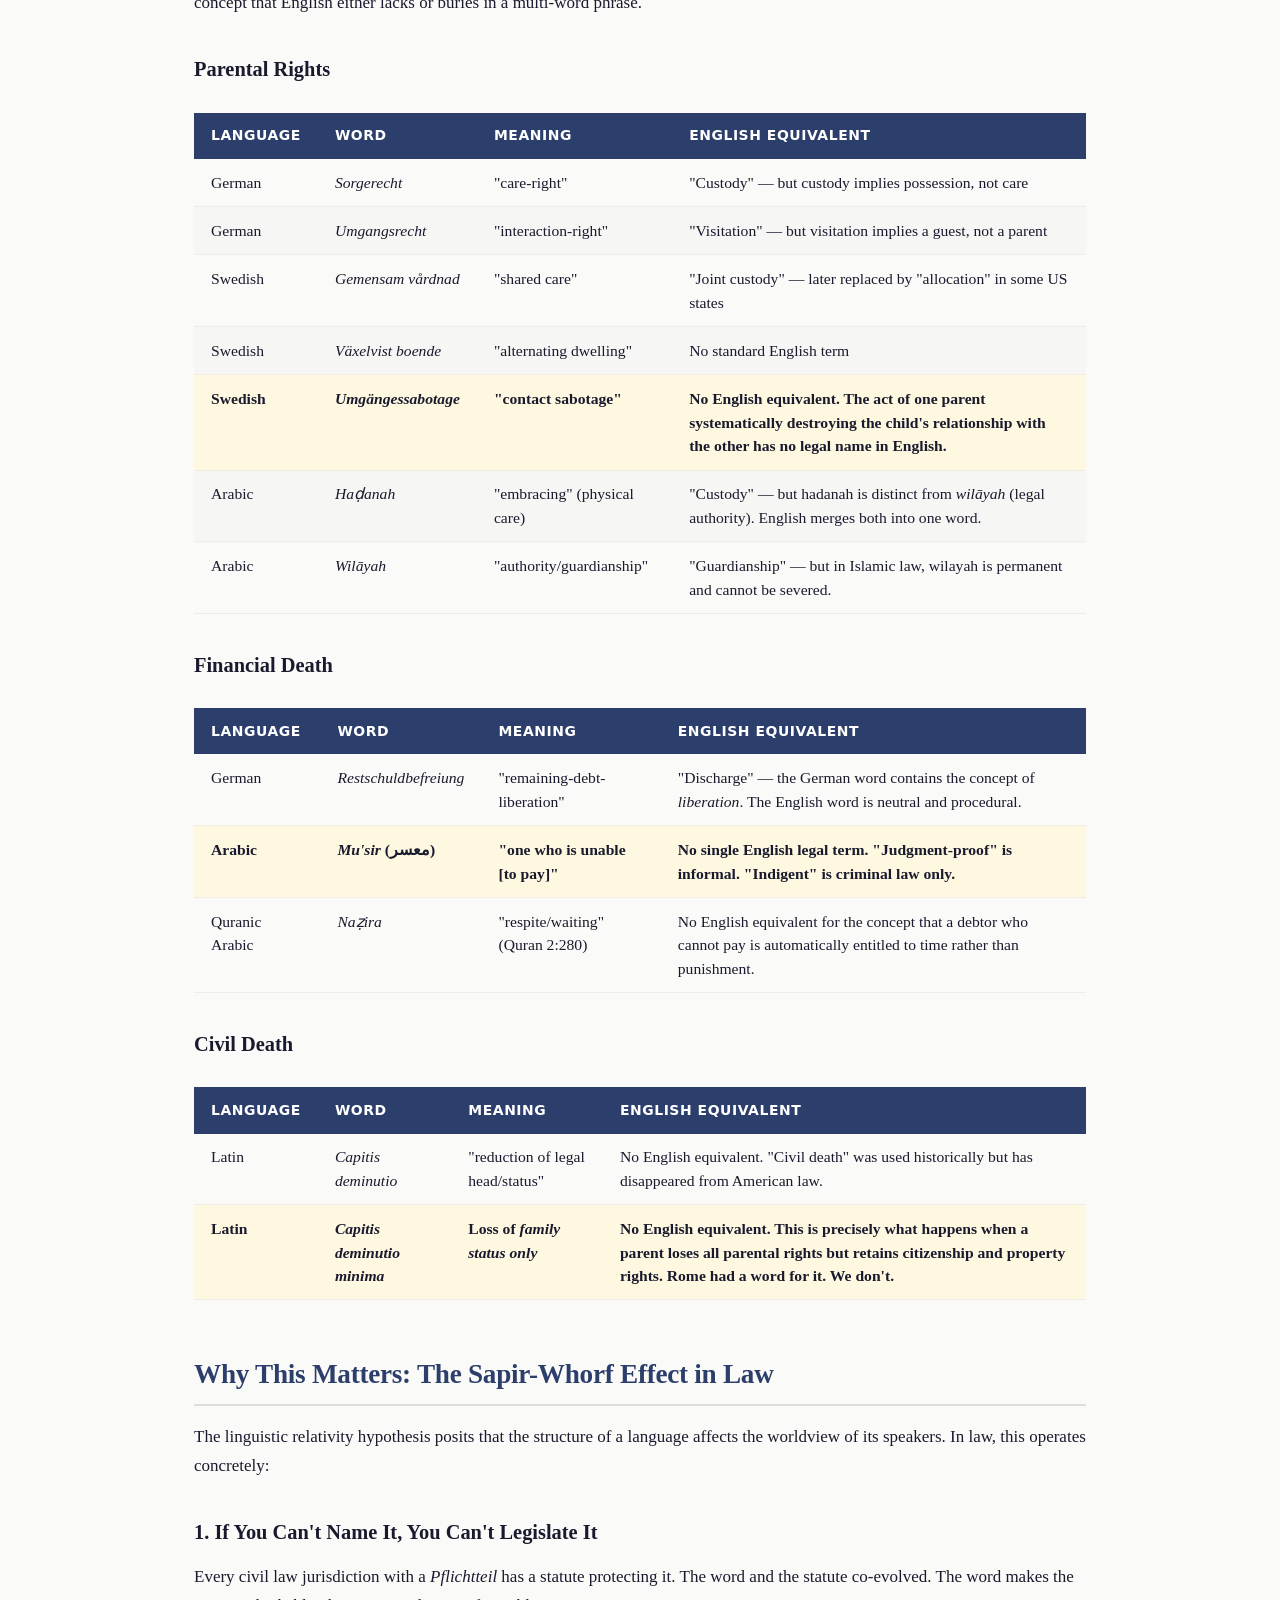
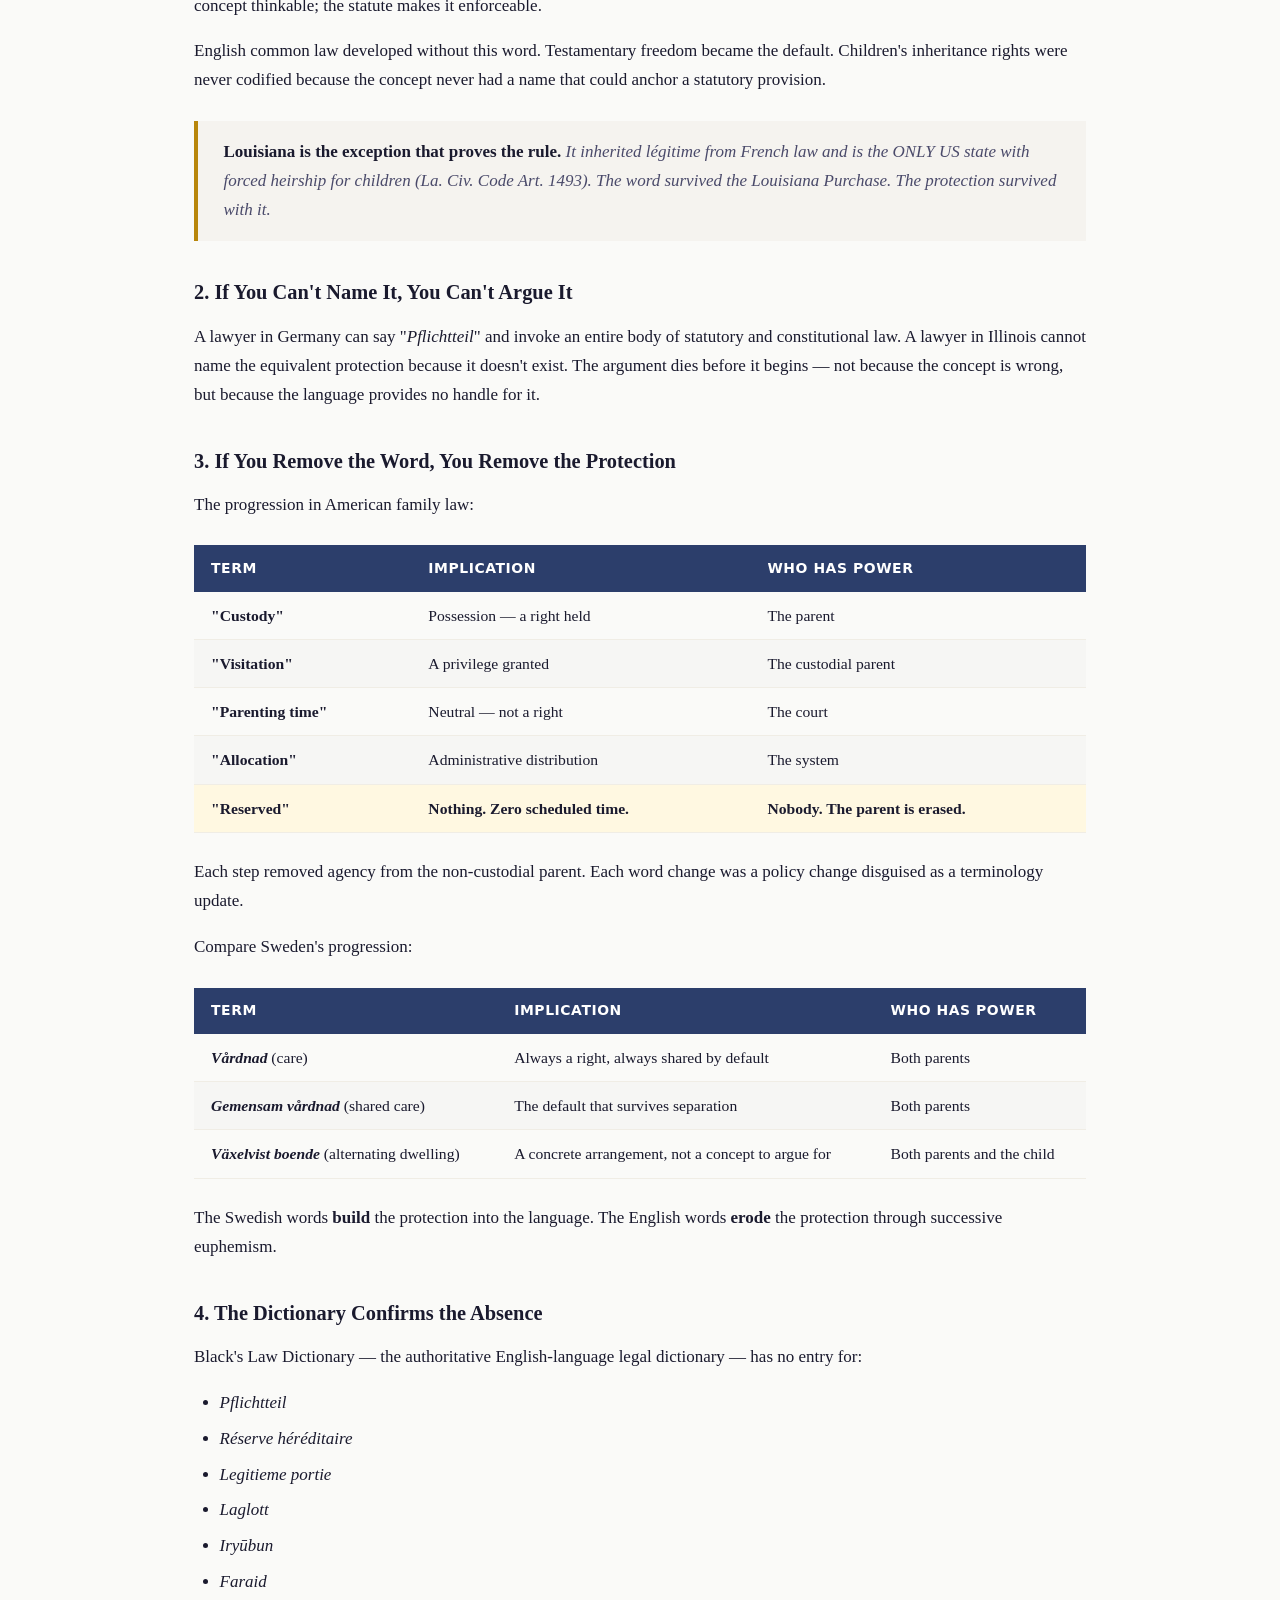
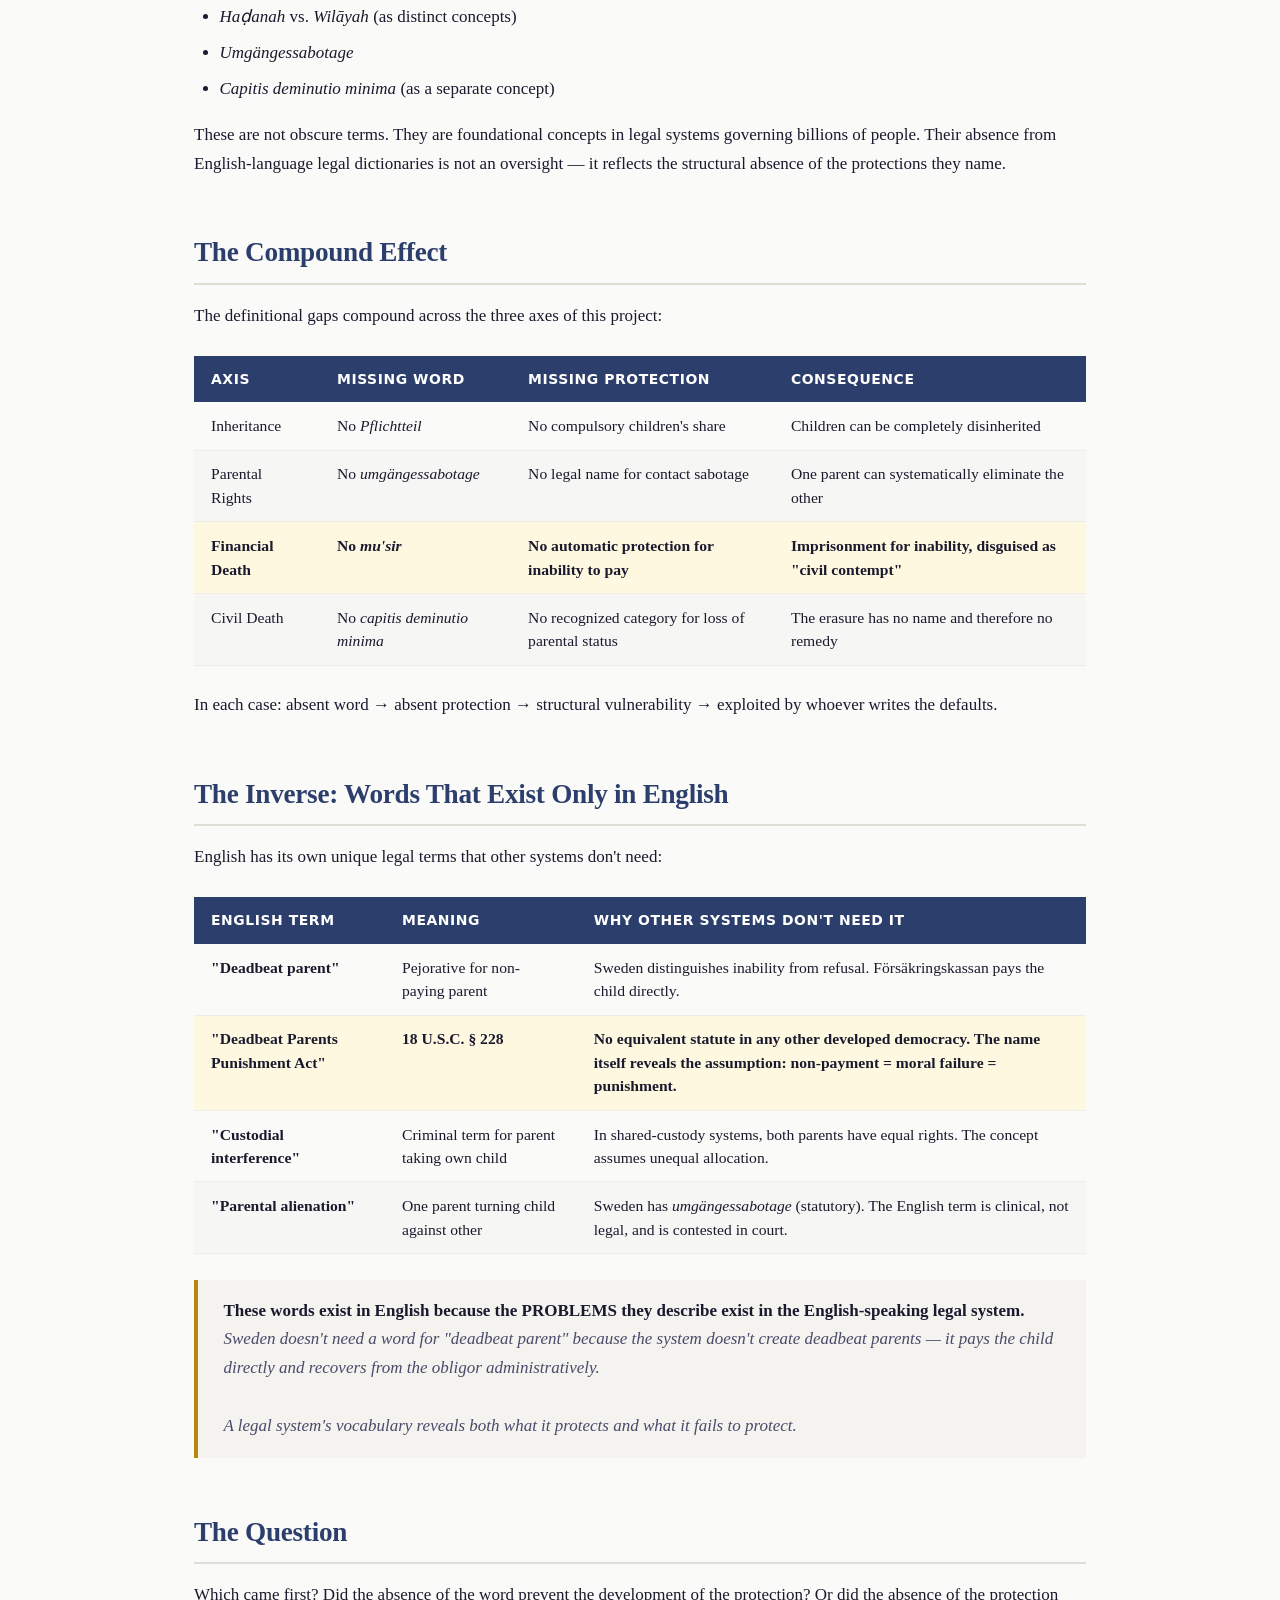
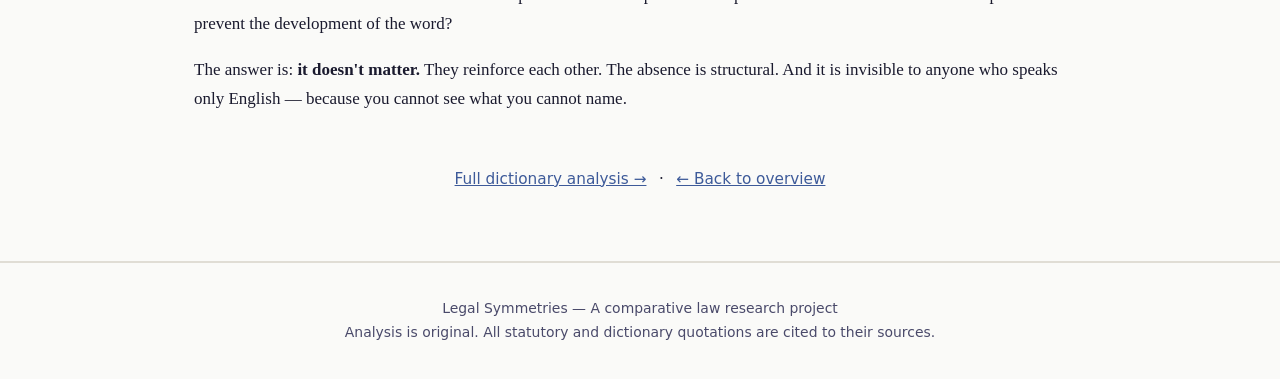
<file: docs/missing-words.html>
<!DOCTYPE html>
<html lang="en">
<head>
  <meta charset="UTF-8">
  <meta name="viewport" content="width=device-width, initial-scale=1.0">
  <title>The Words That Don't Exist — Legal Symmetries</title>
  <link rel="stylesheet" href="assets/style.css">
</head>
<body>

<header class="hero">
  <div class="container">
    <h1>The Words That Don't Exist</h1>
    <p class="subtitle">How Definitional Absence Creates Structural Absence in Law</p>
    <div class="epigraph">
      You cannot see what you cannot name.
    </div>
  </div>
</header>

<div class="breadcrumb container">
  <a href="index.html">Legal Symmetries</a><span class="sep">/</span>The Words That Don't Exist
</div>

<main class="container">

  <h2>The Observation</h2>

  <p>Every major civil law system has a single word for <em>"the portion of an estate that must go to the children regardless of the testator's wishes."</em></p>

  <table>
    <thead>
      <tr><th>Language</th><th>Word</th><th>Literal Translation</th><th>System</th></tr>
    </thead>
    <tbody>
      <tr><td>German</td><td><strong><em>Pflichtteil</em></strong></td><td>"duty portion"</td><td>BGB &sect; 2303</td></tr>
      <tr><td>French</td><td><strong><em>R&eacute;serve h&eacute;r&eacute;ditaire</em></strong></td><td>"hereditary reserve"</td><td>Code Civil Art. 913</td></tr>
      <tr><td>Dutch</td><td><strong><em>Legitieme portie</em></strong></td><td>"legitimate portion"</td><td>Burgerlijk Wetboek, Book 4</td></tr>
      <tr><td>Swedish</td><td><strong><em>Laglott</em></strong></td><td>"legal share"</td><td>&Auml;rvdabalken 7:1</td></tr>
      <tr><td>Italian</td><td><strong><em>Legittima</em></strong></td><td>"legitimate [share]"</td><td>Codice Civile Art. 536</td></tr>
      <tr><td>Spanish</td><td><strong><em>Leg&iacute;tima</em></strong></td><td>"legitimate [share]"</td><td>C&oacute;digo Civil Art. 806</td></tr>
      <tr><td>Japanese</td><td><strong><em>Iry&#363;bun</em></strong> (&#36986;&#30041;&#20998;)</td><td>"retained portion"</td><td>Civil Code Art. 1042</td></tr>
      <tr><td>Korean</td><td><strong><em>Yuryubun</em></strong> (&#50976;&#47448;&#48516;)</td><td>"retained portion"</td><td>Civil Code Art. 1112</td></tr>
      <tr><td>Arabic</td><td><strong><em>Far&#299;&#7693;a</em></strong> (&#1601;&#1585;&#1610;&#1590;&#1577;)</td><td>"obligatory [share]"</td><td>Quran 4:11</td></tr>
      <tr class="highlight"><td>English</td><td><strong>&#8212;</strong></td><td><em>No equivalent word exists</em></td><td><em>No equivalent statute exists</em></td></tr>
    </tbody>
  </table>

  <p>The closest English terms are <strong>"elective share"</strong> (protects only the <em>spouse</em>, not children), <strong>"forced heirship"</strong> (a descriptive phrase used by comparative law scholars, not a term of art in any English-language statute except Louisiana), and <strong>"compulsory portion"</strong> (academic translation, never in statute).</p>

  <blockquote>
    <strong>The word doesn't exist because the concept doesn't exist.</strong> In the English common law tradition, testamentary freedom is nearly absolute. You can leave everything to your cat and nothing to your children. The <em>Pflichtteil</em> &mdash; the idea that children have a right to a portion that the testator cannot override &mdash; has no name in English because it has no presence in English law.
  </blockquote>

  <h2>The Pattern Extends</h2>

  <p>This is not an isolated gap. The same pattern appears across every axis of this project: a single word in other languages for a concept that English either lacks or buries in a multi-word phrase.</p>

  <h3>Parental Rights</h3>

  <table>
    <thead>
      <tr><th>Language</th><th>Word</th><th>Meaning</th><th>English Equivalent</th></tr>
    </thead>
    <tbody>
      <tr><td>German</td><td><em>Sorgerecht</em></td><td>"care-right"</td><td>"Custody" &mdash; but custody implies possession, not care</td></tr>
      <tr><td>German</td><td><em>Umgangsrecht</em></td><td>"interaction-right"</td><td>"Visitation" &mdash; but visitation implies a guest, not a parent</td></tr>
      <tr><td>Swedish</td><td><em>Gemensam v&aring;rdnad</em></td><td>"shared care"</td><td>"Joint custody" &mdash; later replaced by "allocation" in some US states</td></tr>
      <tr><td>Swedish</td><td><em>V&auml;xelvist boende</em></td><td>"alternating dwelling"</td><td>No standard English term</td></tr>
      <tr class="highlight"><td>Swedish</td><td><em>Umg&auml;ngessabotage</em></td><td>"contact sabotage"</td><td><strong>No English equivalent.</strong> The act of one parent systematically destroying the child's relationship with the other has no legal name in English.</td></tr>
      <tr><td>Arabic</td><td><em>Ha&#7693;anah</em></td><td>"embracing" (physical care)</td><td>"Custody" &mdash; but hadanah is distinct from <em>wil&#257;yah</em> (legal authority). English merges both into one word.</td></tr>
      <tr><td>Arabic</td><td><em>Wil&#257;yah</em></td><td>"authority/guardianship"</td><td>"Guardianship" &mdash; but in Islamic law, wilayah is permanent and cannot be severed.</td></tr>
    </tbody>
  </table>

  <h3>Financial Death</h3>

  <table>
    <thead>
      <tr><th>Language</th><th>Word</th><th>Meaning</th><th>English Equivalent</th></tr>
    </thead>
    <tbody>
      <tr><td>German</td><td><em>Restschuldbefreiung</em></td><td>"remaining-debt-liberation"</td><td>"Discharge" &mdash; the German word contains the concept of <em>liberation</em>. The English word is neutral and procedural.</td></tr>
      <tr class="highlight"><td>Arabic</td><td><em>Mu'sir</em> (&#1605;&#1593;&#1587;&#1585;)</td><td>"one who is unable [to pay]"</td><td><strong>No single English legal term.</strong> "Judgment-proof" is informal. "Indigent" is criminal law only.</td></tr>
      <tr><td>Quranic Arabic</td><td><em>Na&#7827;ira</em></td><td>"respite/waiting" (Quran 2:280)</td><td>No English equivalent for the concept that a debtor who cannot pay is automatically entitled to time rather than punishment.</td></tr>
    </tbody>
  </table>

  <h3>Civil Death</h3>

  <table>
    <thead>
      <tr><th>Language</th><th>Word</th><th>Meaning</th><th>English Equivalent</th></tr>
    </thead>
    <tbody>
      <tr><td>Latin</td><td><em>Capitis deminutio</em></td><td>"reduction of legal head/status"</td><td>No English equivalent. "Civil death" was used historically but has disappeared from American law.</td></tr>
      <tr class="highlight"><td>Latin</td><td><em>Capitis deminutio minima</em></td><td>Loss of <em>family status only</em></td><td><strong>No English equivalent.</strong> This is precisely what happens when a parent loses all parental rights but retains citizenship and property rights. Rome had a word for it. We don't.</td></tr>
    </tbody>
  </table>

  <h2>Why This Matters: The Sapir-Whorf Effect in Law</h2>

  <p>The linguistic relativity hypothesis posits that the structure of a language affects the worldview of its speakers. In law, this operates concretely:</p>

  <h3>1. If You Can't Name It, You Can't Legislate It</h3>

  <p>Every civil law jurisdiction with a <em>Pflichtteil</em> has a statute protecting it. The word and the statute co-evolved. The word makes the concept thinkable; the statute makes it enforceable.</p>

  <p>English common law developed without this word. Testamentary freedom became the default. Children's inheritance rights were never codified because the concept never had a name that could anchor a statutory provision.</p>

  <blockquote>
    <strong>Louisiana is the exception that proves the rule.</strong> It inherited <em>l&eacute;gitime</em> from French law and is the ONLY US state with forced heirship for children (La. Civ. Code Art. 1493). The word survived the Louisiana Purchase. The protection survived with it.
  </blockquote>

  <h3>2. If You Can't Name It, You Can't Argue It</h3>

  <p>A lawyer in Germany can say "<em>Pflichtteil</em>" and invoke an entire body of statutory and constitutional law. A lawyer in Illinois cannot name the equivalent protection because it doesn't exist. The argument dies before it begins &mdash; not because the concept is wrong, but because the language provides no handle for it.</p>

  <h3>3. If You Remove the Word, You Remove the Protection</h3>

  <p>The progression in American family law:</p>

  <table>
    <thead>
      <tr><th>Term</th><th>Implication</th><th>Who Has Power</th></tr>
    </thead>
    <tbody>
      <tr><td><strong>"Custody"</strong></td><td>Possession &mdash; a right held</td><td>The parent</td></tr>
      <tr><td><strong>"Visitation"</strong></td><td>A privilege granted</td><td>The custodial parent</td></tr>
      <tr><td><strong>"Parenting time"</strong></td><td>Neutral &mdash; not a right</td><td>The court</td></tr>
      <tr><td><strong>"Allocation"</strong></td><td>Administrative distribution</td><td>The system</td></tr>
      <tr class="highlight"><td><strong>"Reserved"</strong></td><td>Nothing. Zero scheduled time.</td><td>Nobody. The parent is erased.</td></tr>
    </tbody>
  </table>

  <p>Each step removed agency from the non-custodial parent. Each word change was a policy change disguised as a terminology update.</p>

  <p>Compare Sweden's progression:</p>

  <table>
    <thead>
      <tr><th>Term</th><th>Implication</th><th>Who Has Power</th></tr>
    </thead>
    <tbody>
      <tr><td><strong><em>V&aring;rdnad</em></strong> (care)</td><td>Always a right, always shared by default</td><td>Both parents</td></tr>
      <tr><td><strong><em>Gemensam v&aring;rdnad</em></strong> (shared care)</td><td>The default that survives separation</td><td>Both parents</td></tr>
      <tr><td><strong><em>V&auml;xelvist boende</em></strong> (alternating dwelling)</td><td>A concrete arrangement, not a concept to argue for</td><td>Both parents and the child</td></tr>
    </tbody>
  </table>

  <p>The Swedish words <strong>build</strong> the protection into the language. The English words <strong>erode</strong> the protection through successive euphemism.</p>

  <h3>4. The Dictionary Confirms the Absence</h3>

  <p>Black's Law Dictionary &mdash; the authoritative English-language legal dictionary &mdash; has no entry for:</p>

  <ul>
    <li><em>Pflichtteil</em></li>
    <li><em>R&eacute;serve h&eacute;r&eacute;ditaire</em></li>
    <li><em>Legitieme portie</em></li>
    <li><em>Laglott</em></li>
    <li><em>Iry&#363;bun</em></li>
    <li><em>Faraid</em></li>
    <li><em>Ha&#7693;anah</em> vs. <em>Wil&#257;yah</em> (as distinct concepts)</li>
    <li><em>Umg&auml;ngessabotage</em></li>
    <li><em>Capitis deminutio minima</em> (as a separate concept)</li>
  </ul>

  <p>These are not obscure terms. They are foundational concepts in legal systems governing billions of people. Their absence from English-language legal dictionaries is not an oversight &mdash; it reflects the structural absence of the protections they name.</p>

  <h2>The Compound Effect</h2>

  <p>The definitional gaps compound across the three axes of this project:</p>

  <table>
    <thead>
      <tr><th>Axis</th><th>Missing Word</th><th>Missing Protection</th><th>Consequence</th></tr>
    </thead>
    <tbody>
      <tr><td>Inheritance</td><td>No <em>Pflichtteil</em></td><td>No compulsory children's share</td><td>Children can be completely disinherited</td></tr>
      <tr><td>Parental Rights</td><td>No <em>umg&auml;ngessabotage</em></td><td>No legal name for contact sabotage</td><td>One parent can systematically eliminate the other</td></tr>
      <tr class="highlight"><td>Financial Death</td><td>No <em>mu'sir</em></td><td>No automatic protection for inability to pay</td><td>Imprisonment for inability, disguised as "civil contempt"</td></tr>
      <tr><td>Civil Death</td><td>No <em>capitis deminutio minima</em></td><td>No recognized category for loss of parental status</td><td>The erasure has no name and therefore no remedy</td></tr>
    </tbody>
  </table>

  <p>In each case: absent word &rarr; absent protection &rarr; structural vulnerability &rarr; exploited by whoever writes the defaults.</p>

  <h2>The Inverse: Words That Exist Only in English</h2>

  <p>English has its own unique legal terms that other systems don't need:</p>

  <table>
    <thead>
      <tr><th>English Term</th><th>Meaning</th><th>Why Other Systems Don't Need It</th></tr>
    </thead>
    <tbody>
      <tr><td><strong>"Deadbeat parent"</strong></td><td>Pejorative for non-paying parent</td><td>Sweden distinguishes inability from refusal. F&ouml;rs&auml;kringskassan pays the child directly.</td></tr>
      <tr class="highlight"><td><strong>"Deadbeat Parents Punishment Act"</strong></td><td>18 U.S.C. &sect; 228</td><td>No equivalent statute in any other developed democracy. The name itself reveals the assumption: non-payment = moral failure = punishment.</td></tr>
      <tr><td><strong>"Custodial interference"</strong></td><td>Criminal term for parent taking own child</td><td>In shared-custody systems, both parents have equal rights. The concept assumes unequal allocation.</td></tr>
      <tr><td><strong>"Parental alienation"</strong></td><td>One parent turning child against other</td><td>Sweden has <em>umg&auml;ngessabotage</em> (statutory). The English term is clinical, not legal, and is contested in court.</td></tr>
    </tbody>
  </table>

  <blockquote>
    <strong>These words exist in English because the PROBLEMS they describe exist in the English-speaking legal system.</strong> Sweden doesn't need a word for "deadbeat parent" because the system doesn't create deadbeat parents &mdash; it pays the child directly and recovers from the obligor administratively.
    <br><br>
    A legal system's vocabulary reveals both what it protects and what it fails to protect.
  </blockquote>

  <h2>The Question</h2>

  <p>Which came first? Did the absence of the word prevent the development of the protection? Or did the absence of the protection prevent the development of the word?</p>

  <p>The answer is: <strong>it doesn't matter.</strong> They reinforce each other. The absence is structural. And it is invisible to anyone who speaks only English &mdash; because you cannot see what you cannot name.</p>

  <p style="margin-top:3rem; text-align:center;">
    <a href="dictionary.html" style="font-family:var(--font-sans); font-size:0.9rem;">Full dictionary analysis &rarr;</a>
    &nbsp;&nbsp;&middot;&nbsp;&nbsp;
    <a href="index.html" style="font-family:var(--font-sans); font-size:0.9rem;">&larr; Back to overview</a>
  </p>

</main>

<footer class="footer">
  <div class="container">
    Legal Symmetries &mdash; A comparative law research project<br>
    Analysis is original. All statutory and dictionary quotations are cited to their sources.
  </div>
</footer>

</body>
</html>
</file>
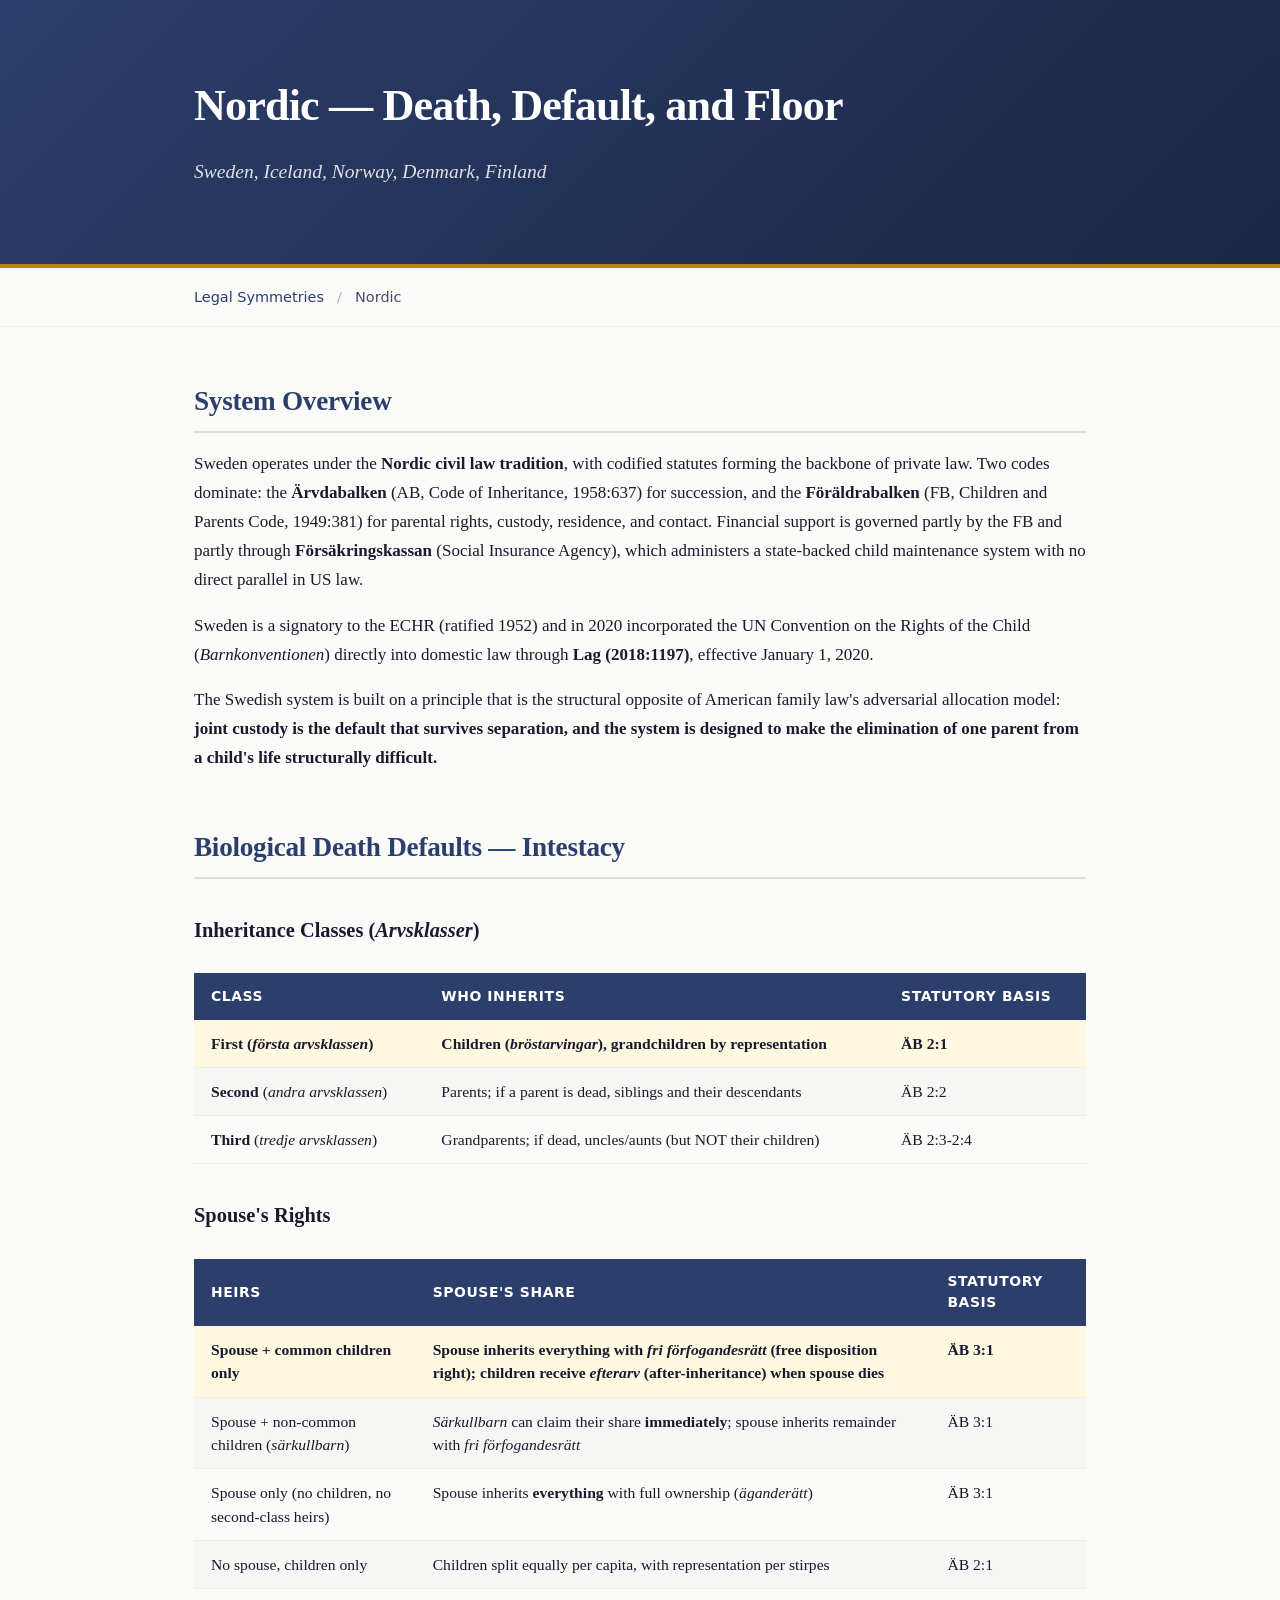
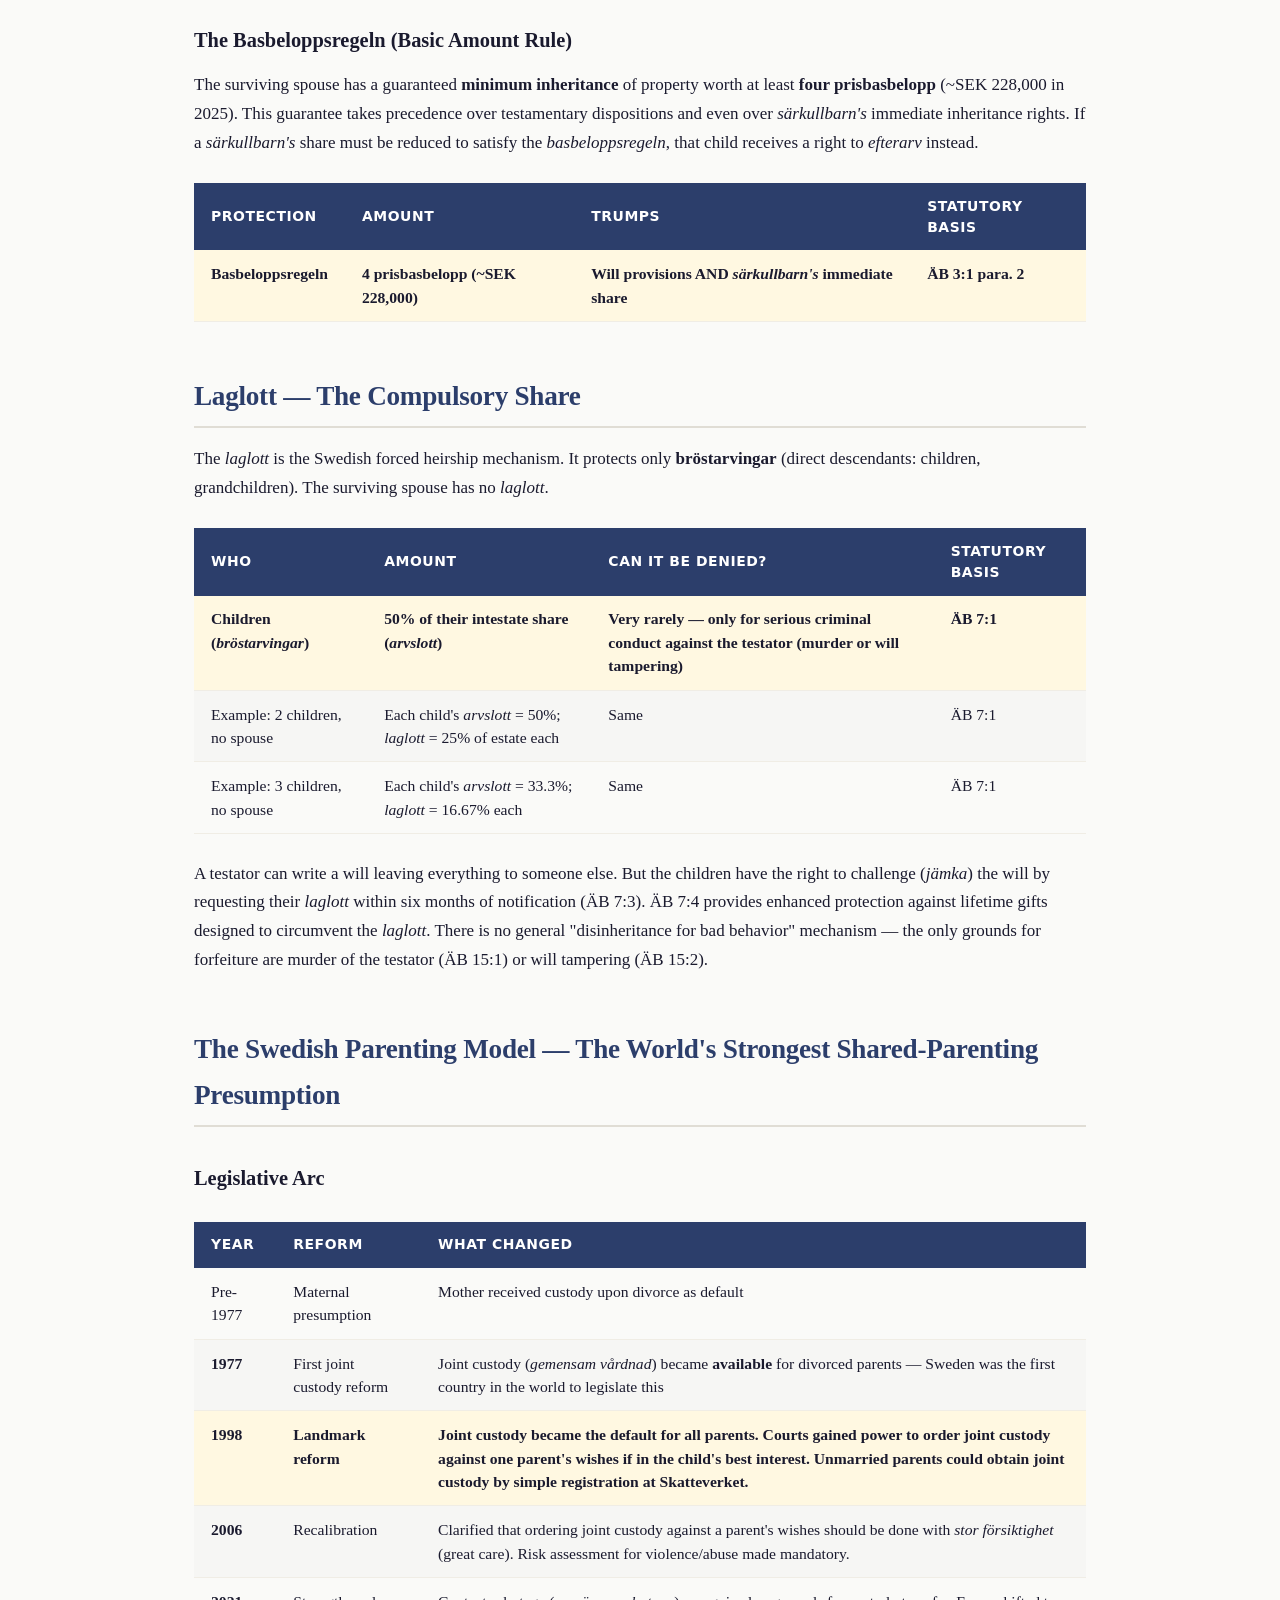
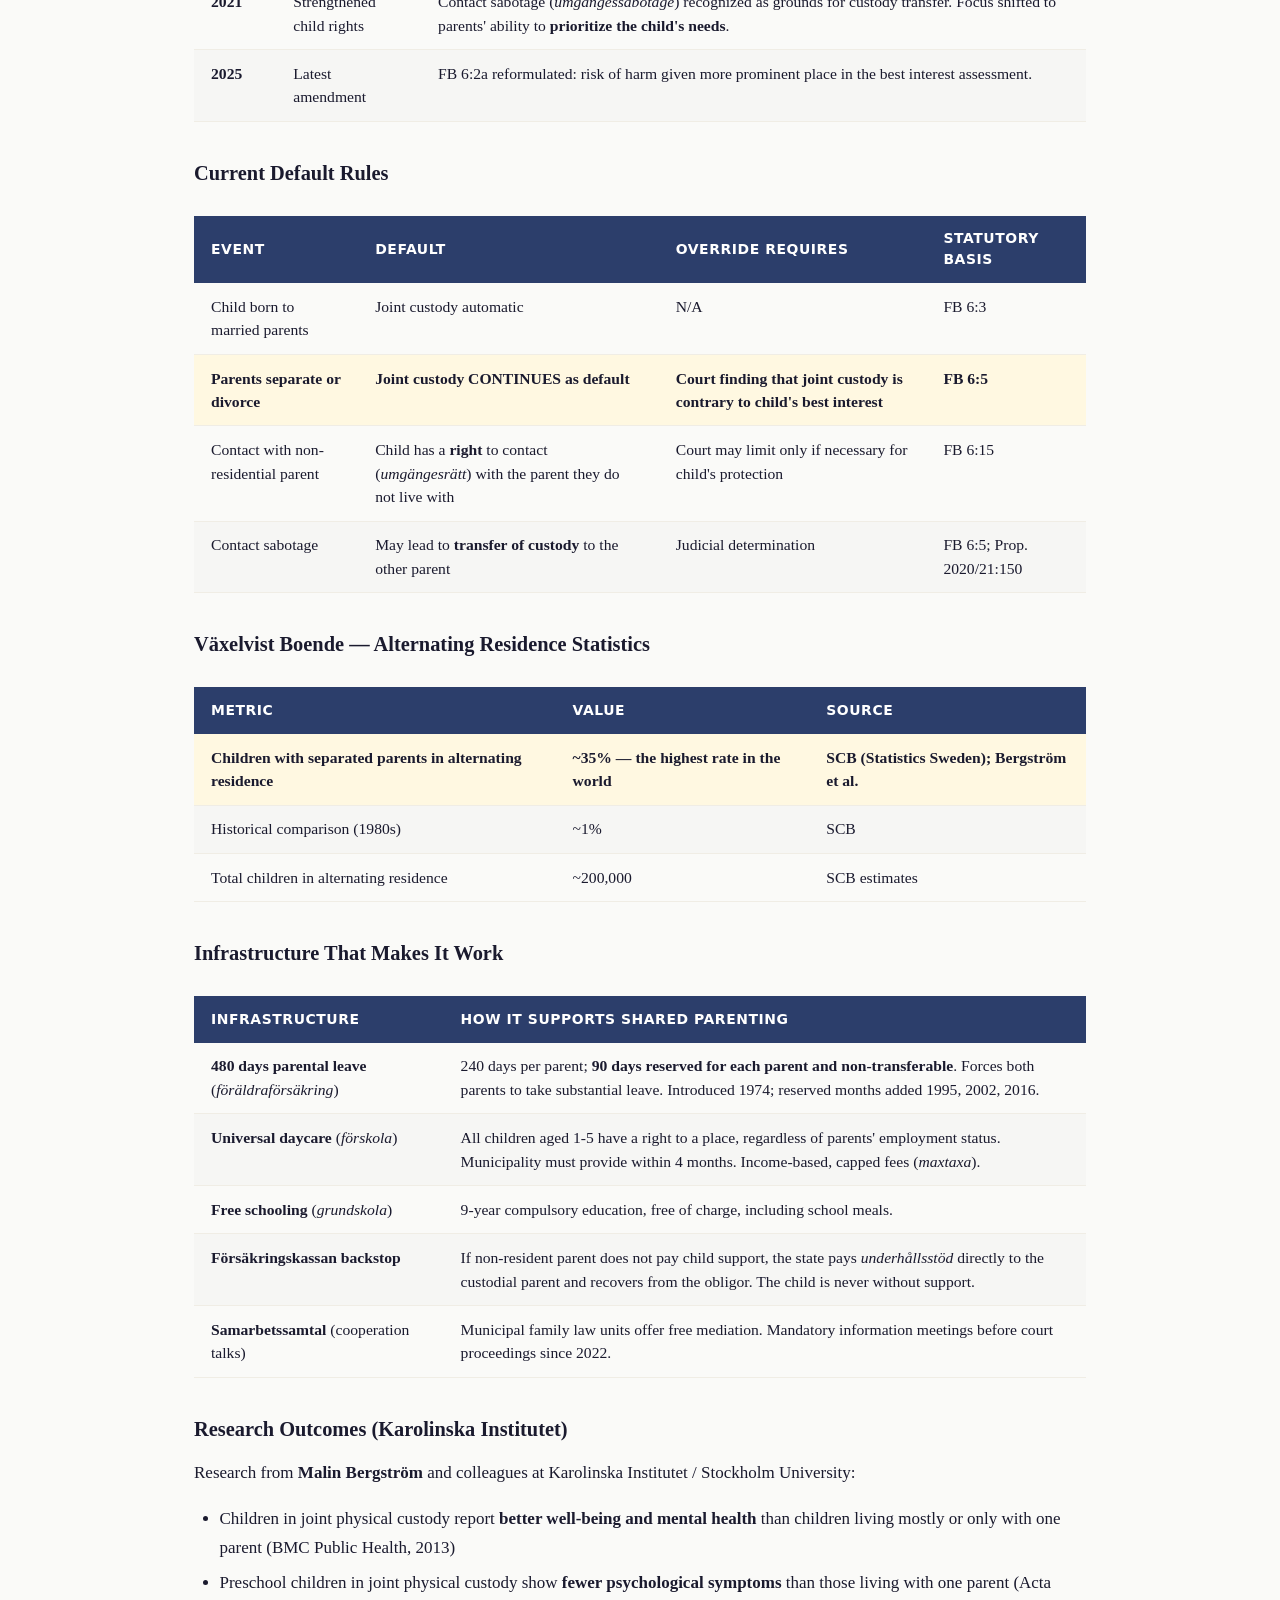
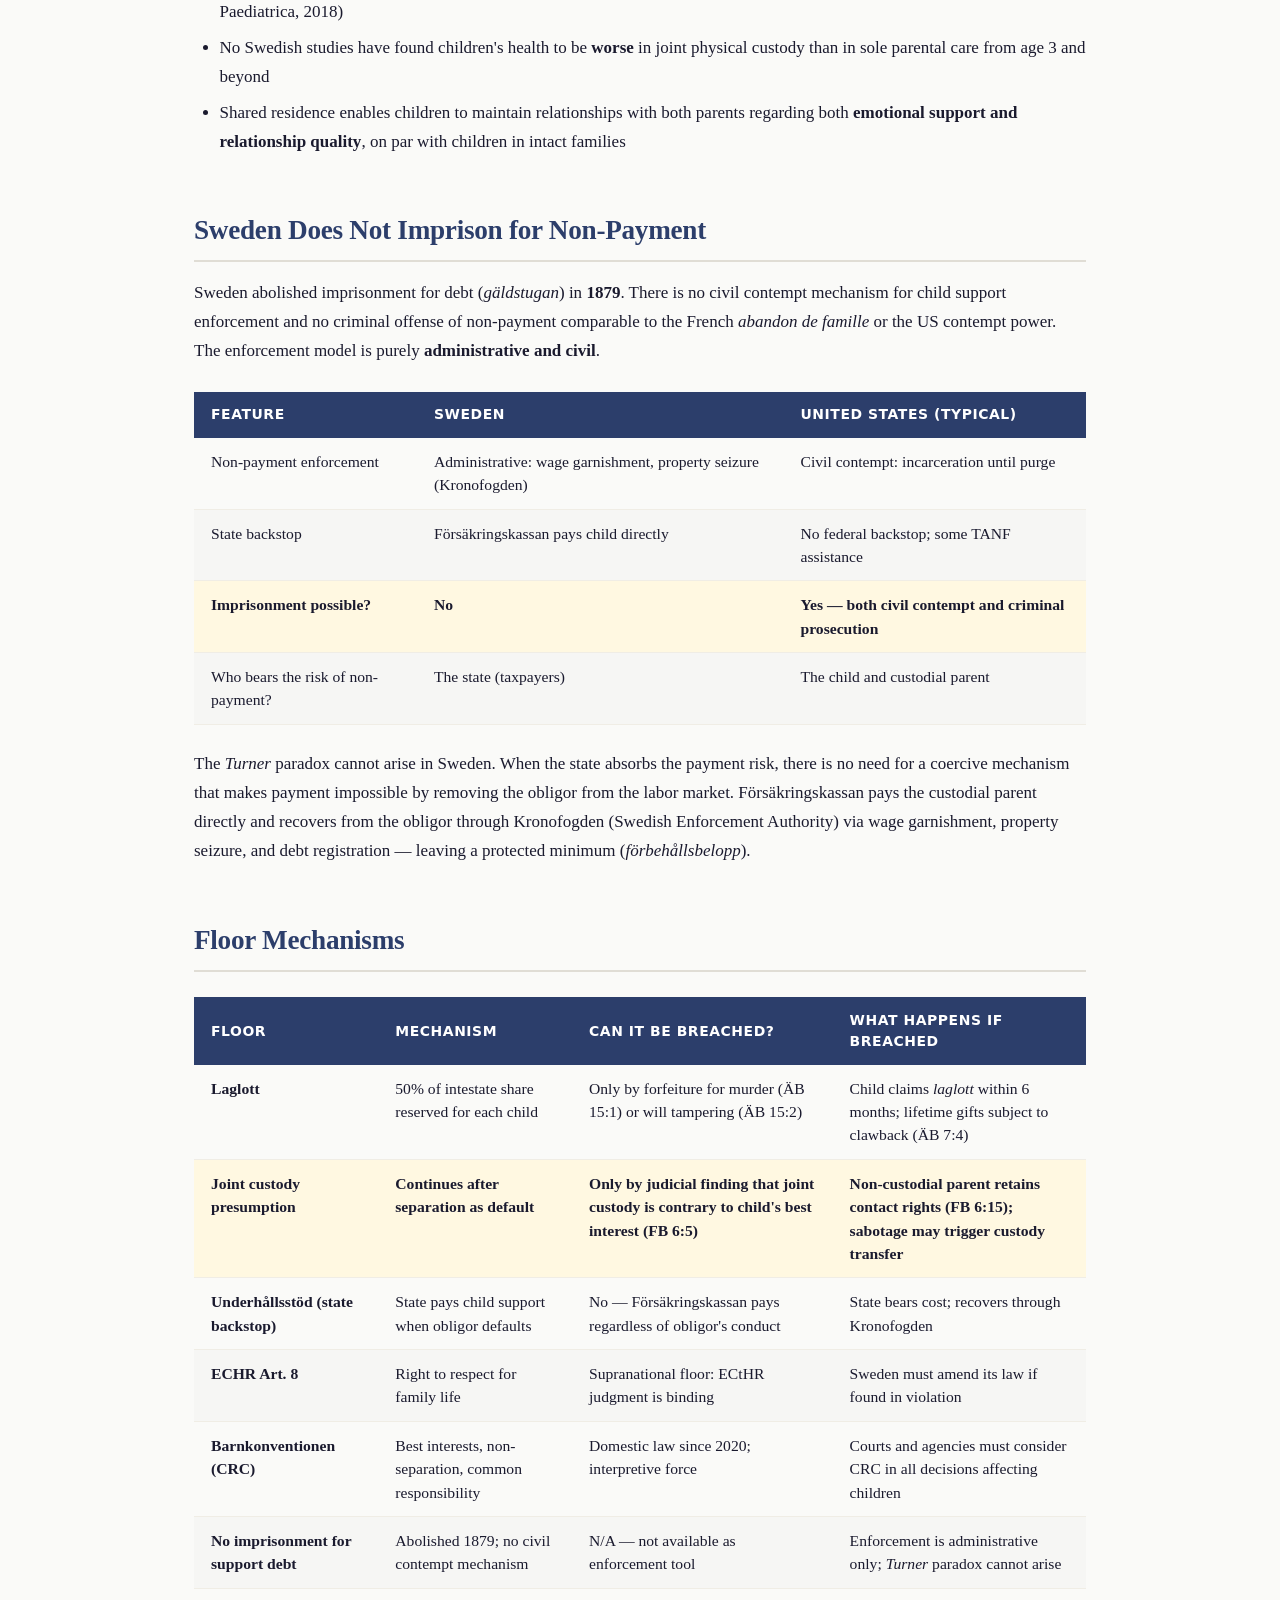
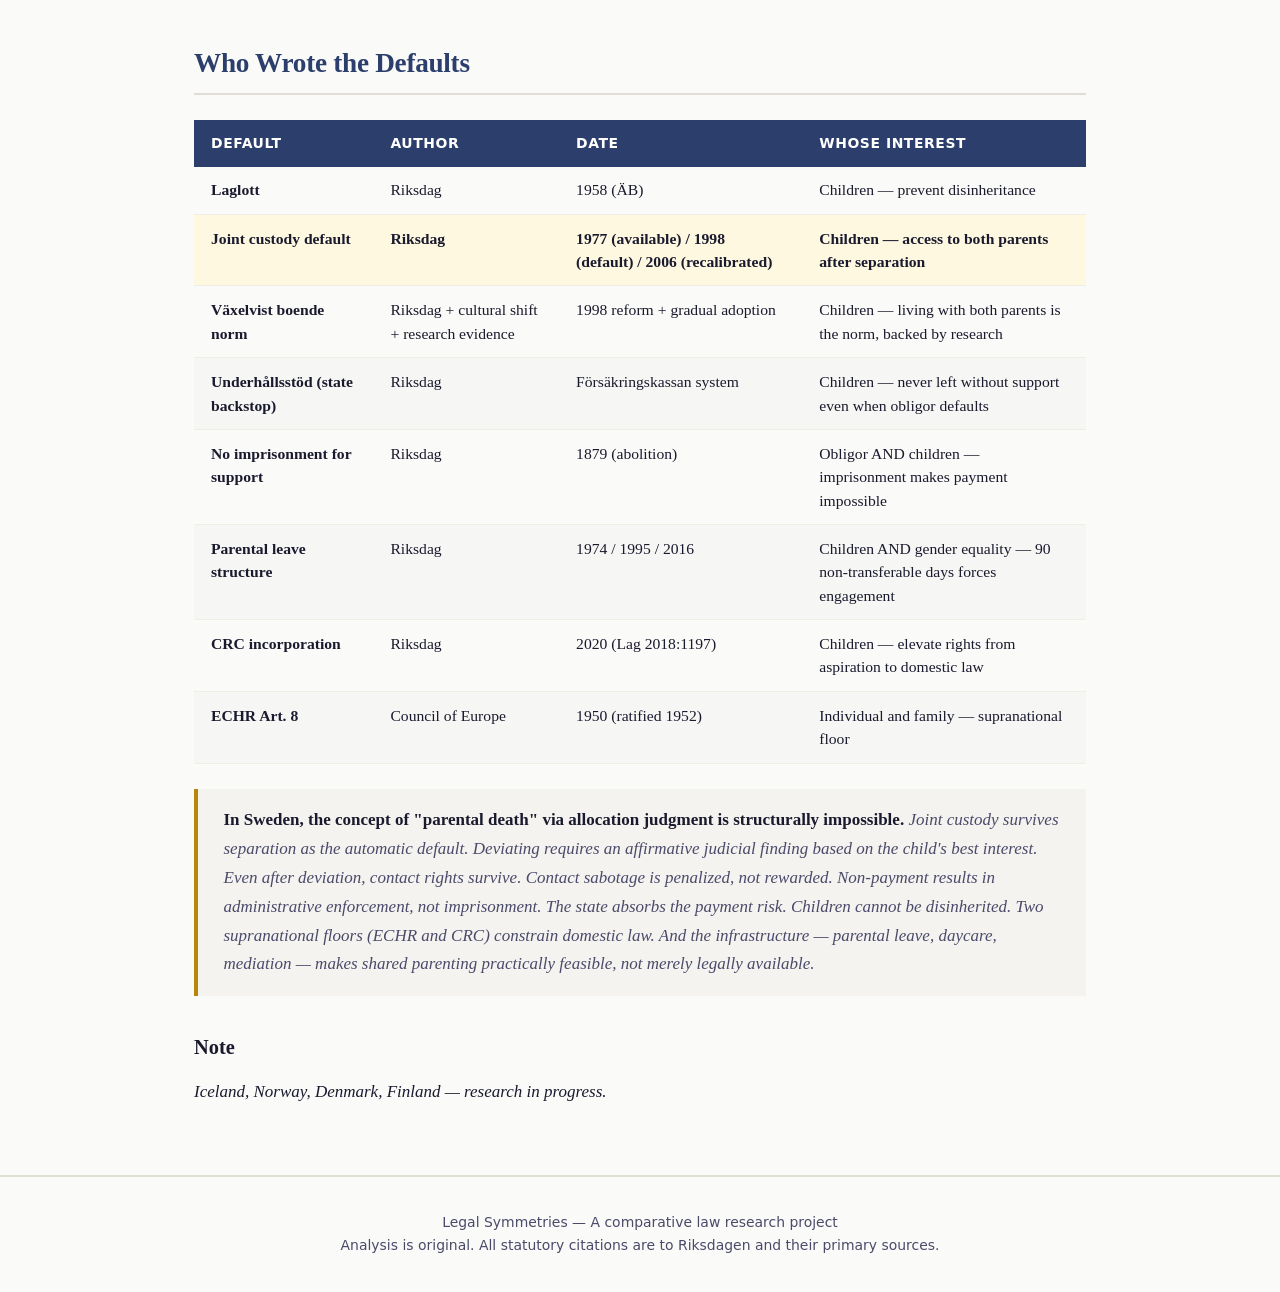
<file: docs/nordic.html>
<!DOCTYPE html>
<html lang="en">
<head>
  <meta charset="UTF-8">
  <meta name="viewport" content="width=device-width, initial-scale=1.0">
  <title>Nordic — Death, Default, and Floor</title>
  <link rel="stylesheet" href="assets/style.css">
</head>
<body>

<header class="hero">
  <div class="container">
    <h1>Nordic &mdash; Death, Default, and Floor</h1>
    <p class="subtitle">Sweden, Iceland, Norway, Denmark, Finland</p>
  </div>
</header>

<div class="breadcrumb">
  <div class="container">
    <a href="index.html">Legal Symmetries</a>
    <span class="sep">/</span>
    Nordic
  </div>
</div>

<main class="container">

  <h2>System Overview</h2>

  <p>Sweden operates under the <strong>Nordic civil law tradition</strong>, with codified statutes forming the backbone of private law. Two codes dominate: the <strong>&Auml;rvdabalken</strong> (AB, Code of Inheritance, 1958:637) for succession, and the <strong>F&ouml;r&auml;ldrabalken</strong> (FB, Children and Parents Code, 1949:381) for parental rights, custody, residence, and contact. Financial support is governed partly by the FB and partly through <strong>F&ouml;rs&auml;kringskassan</strong> (Social Insurance Agency), which administers a state-backed child maintenance system with no direct parallel in US law.</p>

  <p>Sweden is a signatory to the ECHR (ratified 1952) and in 2020 incorporated the UN Convention on the Rights of the Child (<em>Barnkonventionen</em>) directly into domestic law through <strong>Lag (2018:1197)</strong>, effective January 1, 2020.</p>

  <p>The Swedish system is built on a principle that is the structural opposite of American family law's adversarial allocation model: <strong>joint custody is the default that survives separation, and the system is designed to make the elimination of one parent from a child's life structurally difficult.</strong></p>

  <h2>Biological Death Defaults &mdash; Intestacy</h2>

  <h3>Inheritance Classes (<em>Arvsklasser</em>)</h3>

  <table>
    <thead>
      <tr>
        <th>Class</th>
        <th>Who Inherits</th>
        <th>Statutory Basis</th>
      </tr>
    </thead>
    <tbody>
      <tr class="highlight">
        <td><strong>First</strong> (<em>f&ouml;rsta arvsklassen</em>)</td>
        <td>Children (<em>br&ouml;starvingar</em>), grandchildren by representation</td>
        <td>&Auml;B 2:1</td>
      </tr>
      <tr>
        <td><strong>Second</strong> (<em>andra arvsklassen</em>)</td>
        <td>Parents; if a parent is dead, siblings and their descendants</td>
        <td>&Auml;B 2:2</td>
      </tr>
      <tr>
        <td><strong>Third</strong> (<em>tredje arvsklassen</em>)</td>
        <td>Grandparents; if dead, uncles/aunts (but NOT their children)</td>
        <td>&Auml;B 2:3-2:4</td>
      </tr>
    </tbody>
  </table>

  <h3>Spouse's Rights</h3>

  <table>
    <thead>
      <tr>
        <th>Heirs</th>
        <th>Spouse's Share</th>
        <th>Statutory Basis</th>
      </tr>
    </thead>
    <tbody>
      <tr class="highlight">
        <td><strong>Spouse + common children only</strong></td>
        <td>Spouse inherits <strong>everything</strong> with <em>fri f&ouml;rfogandesr&auml;tt</em> (free disposition right); children receive <em>efterarv</em> (after-inheritance) when spouse dies</td>
        <td>&Auml;B 3:1</td>
      </tr>
      <tr>
        <td>Spouse + non-common children (<em>s&auml;rkullbarn</em>)</td>
        <td><em>S&auml;rkullbarn</em> can claim their share <strong>immediately</strong>; spouse inherits remainder with <em>fri f&ouml;rfogandesr&auml;tt</em></td>
        <td>&Auml;B 3:1</td>
      </tr>
      <tr>
        <td>Spouse only (no children, no second-class heirs)</td>
        <td>Spouse inherits <strong>everything</strong> with full ownership (<em>&auml;gander&auml;tt</em>)</td>
        <td>&Auml;B 3:1</td>
      </tr>
      <tr>
        <td>No spouse, children only</td>
        <td>Children split equally per capita, with representation per stirpes</td>
        <td>&Auml;B 2:1</td>
      </tr>
    </tbody>
  </table>

  <h3>The Basbeloppsregeln (Basic Amount Rule)</h3>

  <p>The surviving spouse has a guaranteed <strong>minimum inheritance</strong> of property worth at least <strong>four prisbasbelopp</strong> (~SEK 228,000 in 2025). This guarantee takes precedence over testamentary dispositions and even over <em>s&auml;rkullbarn's</em> immediate inheritance rights. If a <em>s&auml;rkullbarn's</em> share must be reduced to satisfy the <em>basbeloppsregeln</em>, that child receives a right to <em>efterarv</em> instead.</p>

  <table>
    <thead>
      <tr>
        <th>Protection</th>
        <th>Amount</th>
        <th>Trumps</th>
        <th>Statutory Basis</th>
      </tr>
    </thead>
    <tbody>
      <tr class="highlight">
        <td><strong>Basbeloppsregeln</strong></td>
        <td>4 prisbasbelopp (~SEK 228,000)</td>
        <td>Will provisions AND <em>s&auml;rkullbarn's</em> immediate share</td>
        <td>&Auml;B 3:1 para. 2</td>
      </tr>
    </tbody>
  </table>

  <h2>Laglott &mdash; The Compulsory Share</h2>

  <p>The <em>laglott</em> is the Swedish forced heirship mechanism. It protects only <strong>br&ouml;starvingar</strong> (direct descendants: children, grandchildren). The surviving spouse has no <em>laglott</em>.</p>

  <table>
    <thead>
      <tr>
        <th>Who</th>
        <th>Amount</th>
        <th>Can It Be Denied?</th>
        <th>Statutory Basis</th>
      </tr>
    </thead>
    <tbody>
      <tr class="highlight">
        <td><strong>Children (<em>br&ouml;starvingar</em>)</strong></td>
        <td><strong>50%</strong> of their intestate share (<em>arvslott</em>)</td>
        <td>Very rarely &mdash; only for serious criminal conduct against the testator (murder or will tampering)</td>
        <td>&Auml;B 7:1</td>
      </tr>
      <tr>
        <td>Example: 2 children, no spouse</td>
        <td>Each child's <em>arvslott</em> = 50%; <em>laglott</em> = 25% of estate each</td>
        <td>Same</td>
        <td>&Auml;B 7:1</td>
      </tr>
      <tr>
        <td>Example: 3 children, no spouse</td>
        <td>Each child's <em>arvslott</em> = 33.3%; <em>laglott</em> = 16.67% each</td>
        <td>Same</td>
        <td>&Auml;B 7:1</td>
      </tr>
    </tbody>
  </table>

  <p>A testator can write a will leaving everything to someone else. But the children have the right to challenge (<em>j&auml;mka</em>) the will by requesting their <em>laglott</em> within six months of notification (&Auml;B 7:3). &Auml;B 7:4 provides enhanced protection against lifetime gifts designed to circumvent the <em>laglott</em>. There is no general "disinheritance for bad behavior" mechanism &mdash; the only grounds for forfeiture are murder of the testator (&Auml;B 15:1) or will tampering (&Auml;B 15:2).</p>

  <h2>The Swedish Parenting Model &mdash; The World's Strongest Shared-Parenting Presumption</h2>

  <h3>Legislative Arc</h3>

  <table>
    <thead>
      <tr>
        <th>Year</th>
        <th>Reform</th>
        <th>What Changed</th>
      </tr>
    </thead>
    <tbody>
      <tr>
        <td>Pre-1977</td>
        <td>Maternal presumption</td>
        <td>Mother received custody upon divorce as default</td>
      </tr>
      <tr>
        <td><strong>1977</strong></td>
        <td>First joint custody reform</td>
        <td>Joint custody (<em>gemensam v&aring;rdnad</em>) became <strong>available</strong> for divorced parents &mdash; Sweden was the first country in the world to legislate this</td>
      </tr>
      <tr class="highlight">
        <td><strong>1998</strong></td>
        <td>Landmark reform</td>
        <td>Joint custody became the <strong>default for all parents</strong>. Courts gained power to order joint custody <strong>against one parent's wishes</strong> if in the child's best interest. Unmarried parents could obtain joint custody by simple registration at Skatteverket.</td>
      </tr>
      <tr>
        <td><strong>2006</strong></td>
        <td>Recalibration</td>
        <td>Clarified that ordering joint custody against a parent's wishes should be done with <em>stor f&ouml;rsiktighet</em> (great care). Risk assessment for violence/abuse made mandatory.</td>
      </tr>
      <tr>
        <td><strong>2021</strong></td>
        <td>Strengthened child rights</td>
        <td>Contact sabotage (<em>umg&auml;ngessabotage</em>) recognized as grounds for custody transfer. Focus shifted to parents' ability to <strong>prioritize the child's needs</strong>.</td>
      </tr>
      <tr>
        <td><strong>2025</strong></td>
        <td>Latest amendment</td>
        <td>FB 6:2a reformulated: risk of harm given more prominent place in the best interest assessment.</td>
      </tr>
    </tbody>
  </table>

  <h3>Current Default Rules</h3>

  <table>
    <thead>
      <tr>
        <th>Event</th>
        <th>Default</th>
        <th>Override Requires</th>
        <th>Statutory Basis</th>
      </tr>
    </thead>
    <tbody>
      <tr>
        <td>Child born to married parents</td>
        <td>Joint custody automatic</td>
        <td>N/A</td>
        <td>FB 6:3</td>
      </tr>
      <tr class="highlight">
        <td><strong>Parents separate or divorce</strong></td>
        <td><strong>Joint custody CONTINUES as default</strong></td>
        <td>Court finding that joint custody is contrary to child's best interest</td>
        <td>FB 6:5</td>
      </tr>
      <tr>
        <td>Contact with non-residential parent</td>
        <td>Child has a <strong>right</strong> to contact (<em>umg&auml;ngesr&auml;tt</em>) with the parent they do not live with</td>
        <td>Court may limit only if necessary for child's protection</td>
        <td>FB 6:15</td>
      </tr>
      <tr>
        <td>Contact sabotage</td>
        <td>May lead to <strong>transfer of custody</strong> to the other parent</td>
        <td>Judicial determination</td>
        <td>FB 6:5; Prop. 2020/21:150</td>
      </tr>
    </tbody>
  </table>

  <h3>V&auml;xelvist Boende &mdash; Alternating Residence Statistics</h3>

  <table>
    <thead>
      <tr>
        <th>Metric</th>
        <th>Value</th>
        <th>Source</th>
      </tr>
    </thead>
    <tbody>
      <tr class="highlight">
        <td><strong>Children with separated parents in alternating residence</strong></td>
        <td><strong>~35%</strong> &mdash; the highest rate in the world</td>
        <td>SCB (Statistics Sweden); Bergstr&ouml;m et al.</td>
      </tr>
      <tr>
        <td>Historical comparison (1980s)</td>
        <td>~1%</td>
        <td>SCB</td>
      </tr>
      <tr>
        <td>Total children in alternating residence</td>
        <td>~200,000</td>
        <td>SCB estimates</td>
      </tr>
    </tbody>
  </table>

  <h3>Infrastructure That Makes It Work</h3>

  <table>
    <thead>
      <tr>
        <th>Infrastructure</th>
        <th>How It Supports Shared Parenting</th>
      </tr>
    </thead>
    <tbody>
      <tr>
        <td><strong>480 days parental leave</strong> (<em>f&ouml;r&auml;ldraf&ouml;rs&auml;kring</em>)</td>
        <td>240 days per parent; <strong>90 days reserved for each parent and non-transferable</strong>. Forces both parents to take substantial leave. Introduced 1974; reserved months added 1995, 2002, 2016.</td>
      </tr>
      <tr>
        <td><strong>Universal daycare</strong> (<em>f&ouml;rskola</em>)</td>
        <td>All children aged 1-5 have a right to a place, regardless of parents' employment status. Municipality must provide within 4 months. Income-based, capped fees (<em>maxtaxa</em>).</td>
      </tr>
      <tr>
        <td><strong>Free schooling</strong> (<em>grundskola</em>)</td>
        <td>9-year compulsory education, free of charge, including school meals.</td>
      </tr>
      <tr>
        <td><strong>F&ouml;rs&auml;kringskassan backstop</strong></td>
        <td>If non-resident parent does not pay child support, the state pays <em>underh&aring;llsst&ouml;d</em> directly to the custodial parent and recovers from the obligor. The child is never without support.</td>
      </tr>
      <tr>
        <td><strong>Samarbetssamtal</strong> (cooperation talks)</td>
        <td>Municipal family law units offer free mediation. Mandatory information meetings before court proceedings since 2022.</td>
      </tr>
    </tbody>
  </table>

  <h3>Research Outcomes (Karolinska Institutet)</h3>

  <p>Research from <strong>Malin Bergstr&ouml;m</strong> and colleagues at Karolinska Institutet / Stockholm University:</p>

  <ul>
    <li>Children in joint physical custody report <strong>better well-being and mental health</strong> than children living mostly or only with one parent (BMC Public Health, 2013)</li>
    <li>Preschool children in joint physical custody show <strong>fewer psychological symptoms</strong> than those living with one parent (Acta Paediatrica, 2018)</li>
    <li>No Swedish studies have found children's health to be <strong>worse</strong> in joint physical custody than in sole parental care from age 3 and beyond</li>
    <li>Shared residence enables children to maintain relationships with both parents regarding both <strong>emotional support and relationship quality</strong>, on par with children in intact families</li>
  </ul>

  <h2>Sweden Does Not Imprison for Non-Payment</h2>

  <p>Sweden abolished imprisonment for debt (<em>g&auml;ldstugan</em>) in <strong>1879</strong>. There is no civil contempt mechanism for child support enforcement and no criminal offense of non-payment comparable to the French <em>abandon de famille</em> or the US contempt power. The enforcement model is purely <strong>administrative and civil</strong>.</p>

  <table>
    <thead>
      <tr>
        <th>Feature</th>
        <th>Sweden</th>
        <th>United States (typical)</th>
      </tr>
    </thead>
    <tbody>
      <tr>
        <td>Non-payment enforcement</td>
        <td>Administrative: wage garnishment, property seizure (Kronofogden)</td>
        <td>Civil contempt: incarceration until purge</td>
      </tr>
      <tr>
        <td>State backstop</td>
        <td>F&ouml;rs&auml;kringskassan pays child directly</td>
        <td>No federal backstop; some TANF assistance</td>
      </tr>
      <tr class="highlight">
        <td><strong>Imprisonment possible?</strong></td>
        <td><strong>No</strong></td>
        <td><strong>Yes</strong> &mdash; both civil contempt and criminal prosecution</td>
      </tr>
      <tr>
        <td>Who bears the risk of non-payment?</td>
        <td>The state (taxpayers)</td>
        <td>The child and custodial parent</td>
      </tr>
    </tbody>
  </table>

  <p>The <em>Turner</em> paradox cannot arise in Sweden. When the state absorbs the payment risk, there is no need for a coercive mechanism that makes payment impossible by removing the obligor from the labor market. F&ouml;rs&auml;kringskassan pays the custodial parent directly and recovers from the obligor through Kronofogden (Swedish Enforcement Authority) via wage garnishment, property seizure, and debt registration &mdash; leaving a protected minimum (<em>f&ouml;rbeh&aring;llsbelopp</em>).</p>

  <h2>Floor Mechanisms</h2>

  <table>
    <thead>
      <tr>
        <th>Floor</th>
        <th>Mechanism</th>
        <th>Can It Be Breached?</th>
        <th>What Happens If Breached</th>
      </tr>
    </thead>
    <tbody>
      <tr>
        <td><strong>Laglott</strong></td>
        <td>50% of intestate share reserved for each child</td>
        <td>Only by forfeiture for murder (&Auml;B 15:1) or will tampering (&Auml;B 15:2)</td>
        <td>Child claims <em>laglott</em> within 6 months; lifetime gifts subject to clawback (&Auml;B 7:4)</td>
      </tr>
      <tr class="highlight">
        <td><strong>Joint custody presumption</strong></td>
        <td>Continues after separation as default</td>
        <td>Only by judicial finding that joint custody is contrary to child's best interest (FB 6:5)</td>
        <td>Non-custodial parent retains contact rights (FB 6:15); sabotage may trigger custody transfer</td>
      </tr>
      <tr>
        <td><strong>Underh&aring;llsst&ouml;d (state backstop)</strong></td>
        <td>State pays child support when obligor defaults</td>
        <td>No &mdash; F&ouml;rs&auml;kringskassan pays regardless of obligor's conduct</td>
        <td>State bears cost; recovers through Kronofogden</td>
      </tr>
      <tr>
        <td><strong>ECHR Art. 8</strong></td>
        <td>Right to respect for family life</td>
        <td>Supranational floor: ECtHR judgment is binding</td>
        <td>Sweden must amend its law if found in violation</td>
      </tr>
      <tr>
        <td><strong>Barnkonventionen (CRC)</strong></td>
        <td>Best interests, non-separation, common responsibility</td>
        <td>Domestic law since 2020; interpretive force</td>
        <td>Courts and agencies must consider CRC in all decisions affecting children</td>
      </tr>
      <tr>
        <td><strong>No imprisonment for support debt</strong></td>
        <td>Abolished 1879; no civil contempt mechanism</td>
        <td>N/A &mdash; not available as enforcement tool</td>
        <td>Enforcement is administrative only; <em>Turner</em> paradox cannot arise</td>
      </tr>
    </tbody>
  </table>

  <h2>Who Wrote the Defaults</h2>

  <table>
    <thead>
      <tr>
        <th>Default</th>
        <th>Author</th>
        <th>Date</th>
        <th>Whose Interest</th>
      </tr>
    </thead>
    <tbody>
      <tr>
        <td><strong>Laglott</strong></td>
        <td>Riksdag</td>
        <td>1958 (&Auml;B)</td>
        <td>Children &mdash; prevent disinheritance</td>
      </tr>
      <tr class="highlight">
        <td><strong>Joint custody default</strong></td>
        <td>Riksdag</td>
        <td>1977 (available) / 1998 (default) / 2006 (recalibrated)</td>
        <td>Children &mdash; access to both parents after separation</td>
      </tr>
      <tr>
        <td><strong>V&auml;xelvist boende norm</strong></td>
        <td>Riksdag + cultural shift + research evidence</td>
        <td>1998 reform + gradual adoption</td>
        <td>Children &mdash; living with both parents is the norm, backed by research</td>
      </tr>
      <tr>
        <td><strong>Underh&aring;llsst&ouml;d (state backstop)</strong></td>
        <td>Riksdag</td>
        <td>F&ouml;rs&auml;kringskassan system</td>
        <td>Children &mdash; never left without support even when obligor defaults</td>
      </tr>
      <tr>
        <td><strong>No imprisonment for support</strong></td>
        <td>Riksdag</td>
        <td>1879 (abolition)</td>
        <td>Obligor AND children &mdash; imprisonment makes payment impossible</td>
      </tr>
      <tr>
        <td><strong>Parental leave structure</strong></td>
        <td>Riksdag</td>
        <td>1974 / 1995 / 2016</td>
        <td>Children AND gender equality &mdash; 90 non-transferable days forces engagement</td>
      </tr>
      <tr>
        <td><strong>CRC incorporation</strong></td>
        <td>Riksdag</td>
        <td>2020 (Lag 2018:1197)</td>
        <td>Children &mdash; elevate rights from aspiration to domestic law</td>
      </tr>
      <tr>
        <td><strong>ECHR Art. 8</strong></td>
        <td>Council of Europe</td>
        <td>1950 (ratified 1952)</td>
        <td>Individual and family &mdash; supranational floor</td>
      </tr>
    </tbody>
  </table>

  <blockquote>
    <strong>In Sweden, the concept of "parental death" via allocation judgment is structurally impossible.</strong> Joint custody survives separation as the automatic default. Deviating requires an affirmative judicial finding based on the child's best interest. Even after deviation, contact rights survive. Contact sabotage is penalized, not rewarded. Non-payment results in administrative enforcement, not imprisonment. The state absorbs the payment risk. Children cannot be disinherited. Two supranational floors (ECHR and CRC) constrain domestic law. And the infrastructure &mdash; parental leave, daycare, mediation &mdash; makes shared parenting practically feasible, not merely legally available.
  </blockquote>

  <h3>Note</h3>
  <p><em>Iceland, Norway, Denmark, Finland &mdash; research in progress.</em></p>

</main>

<footer class="footer">
  <div class="container">
    Legal Symmetries &mdash; A comparative law research project<br>
    Analysis is original. All statutory citations are to Riksdagen and their primary sources.
  </div>
</footer>

</body>
</html>
</file>
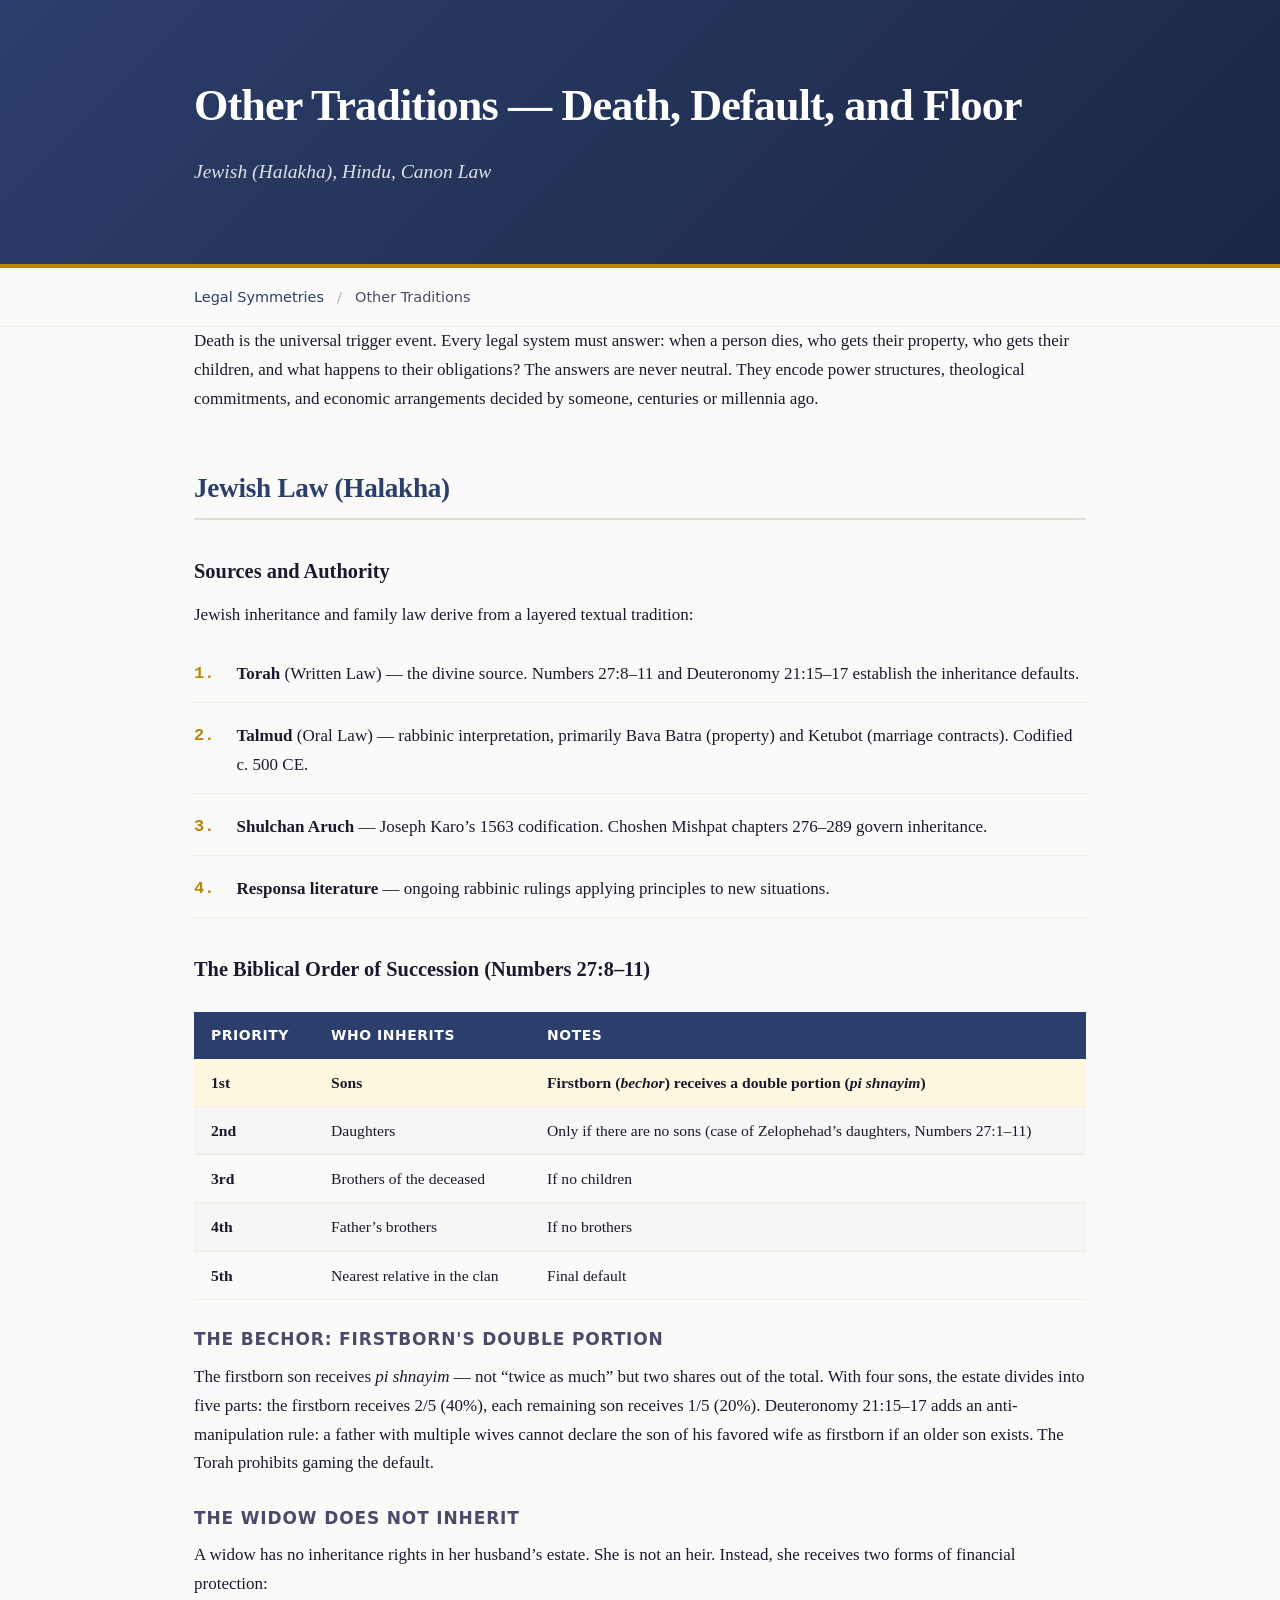
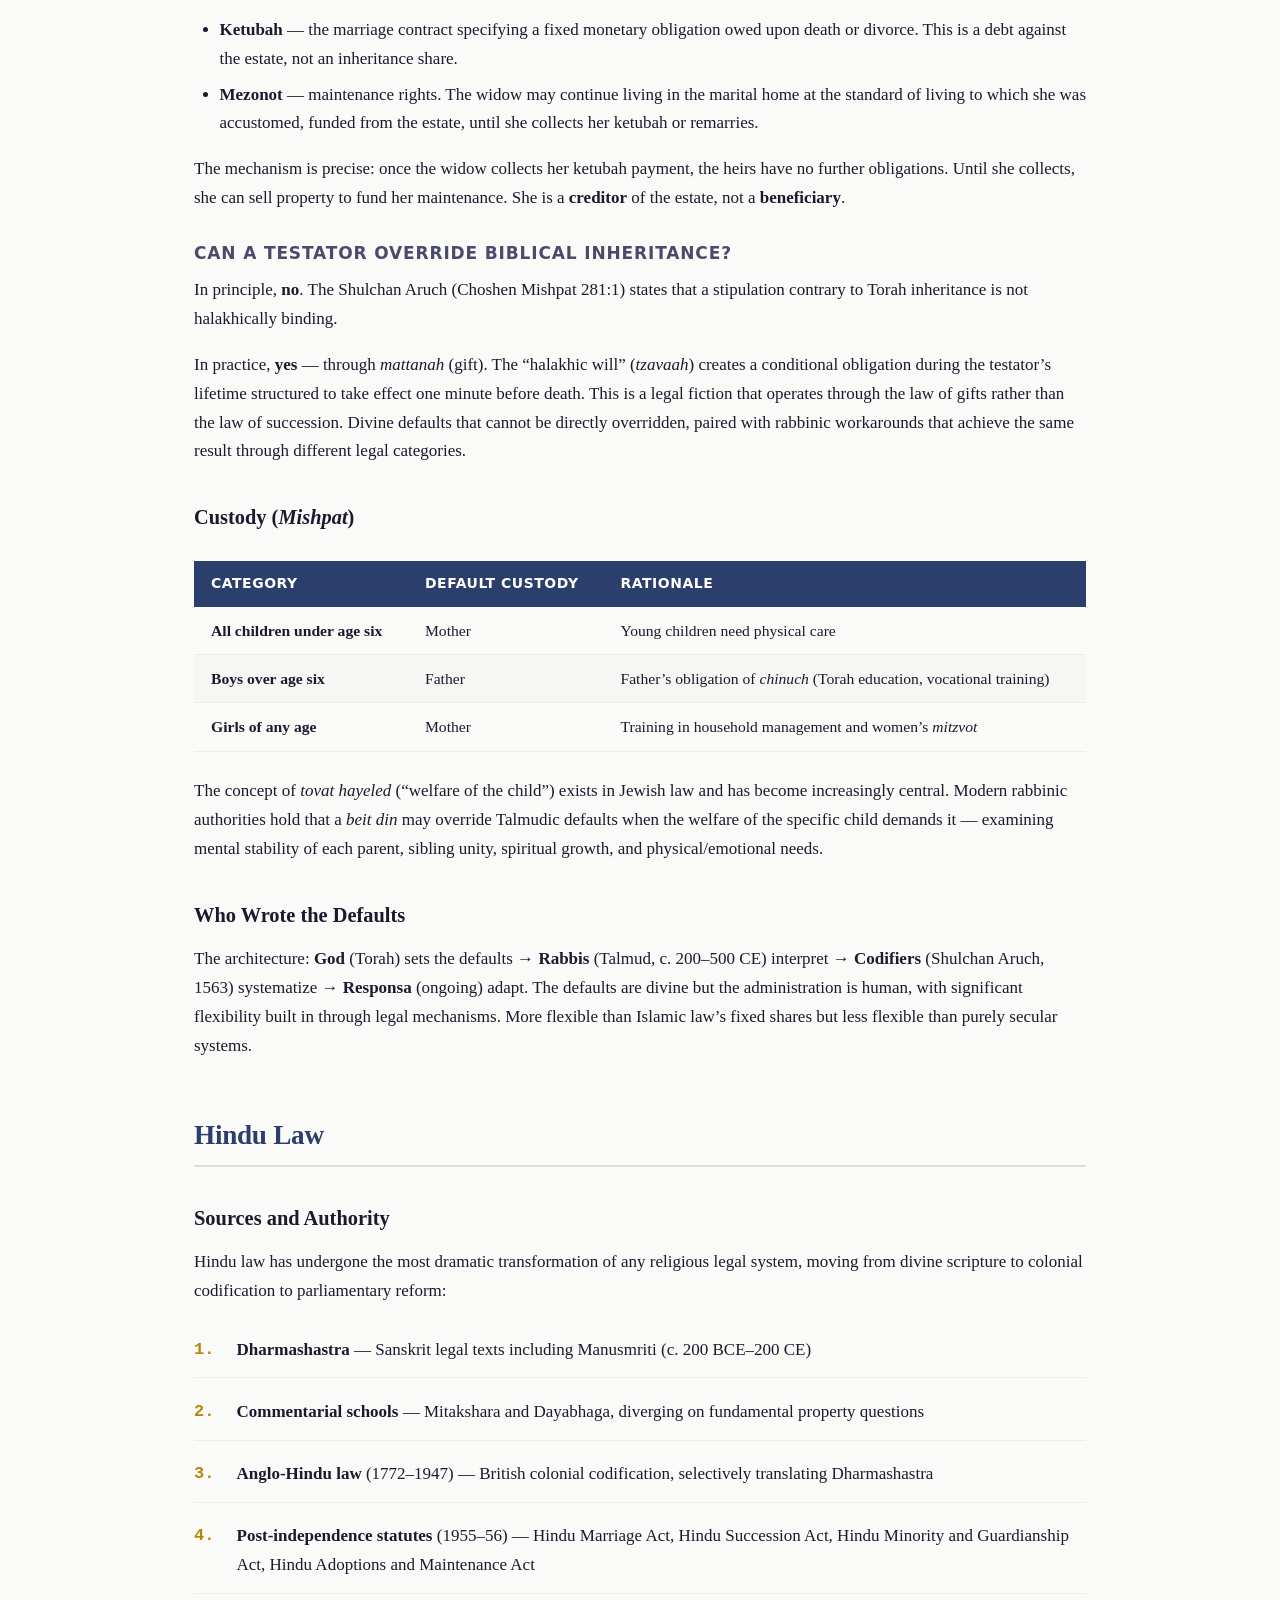
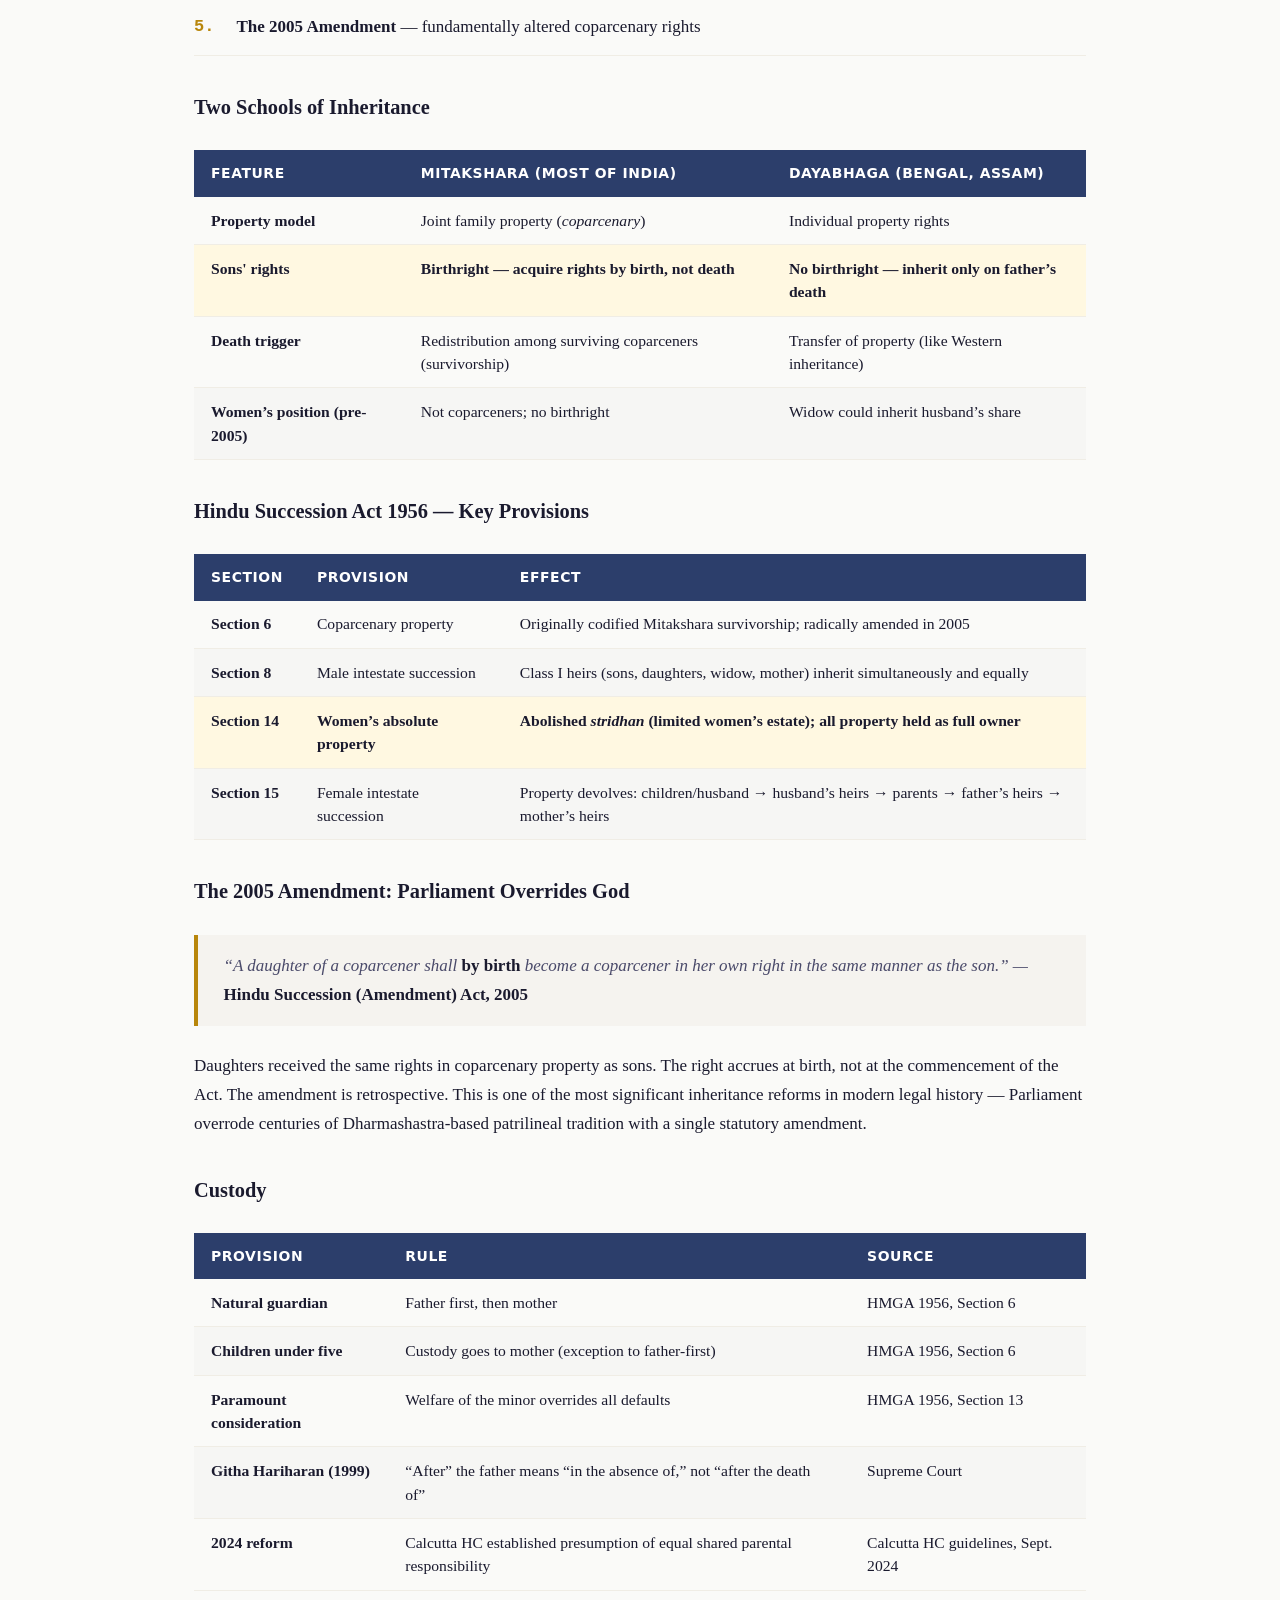
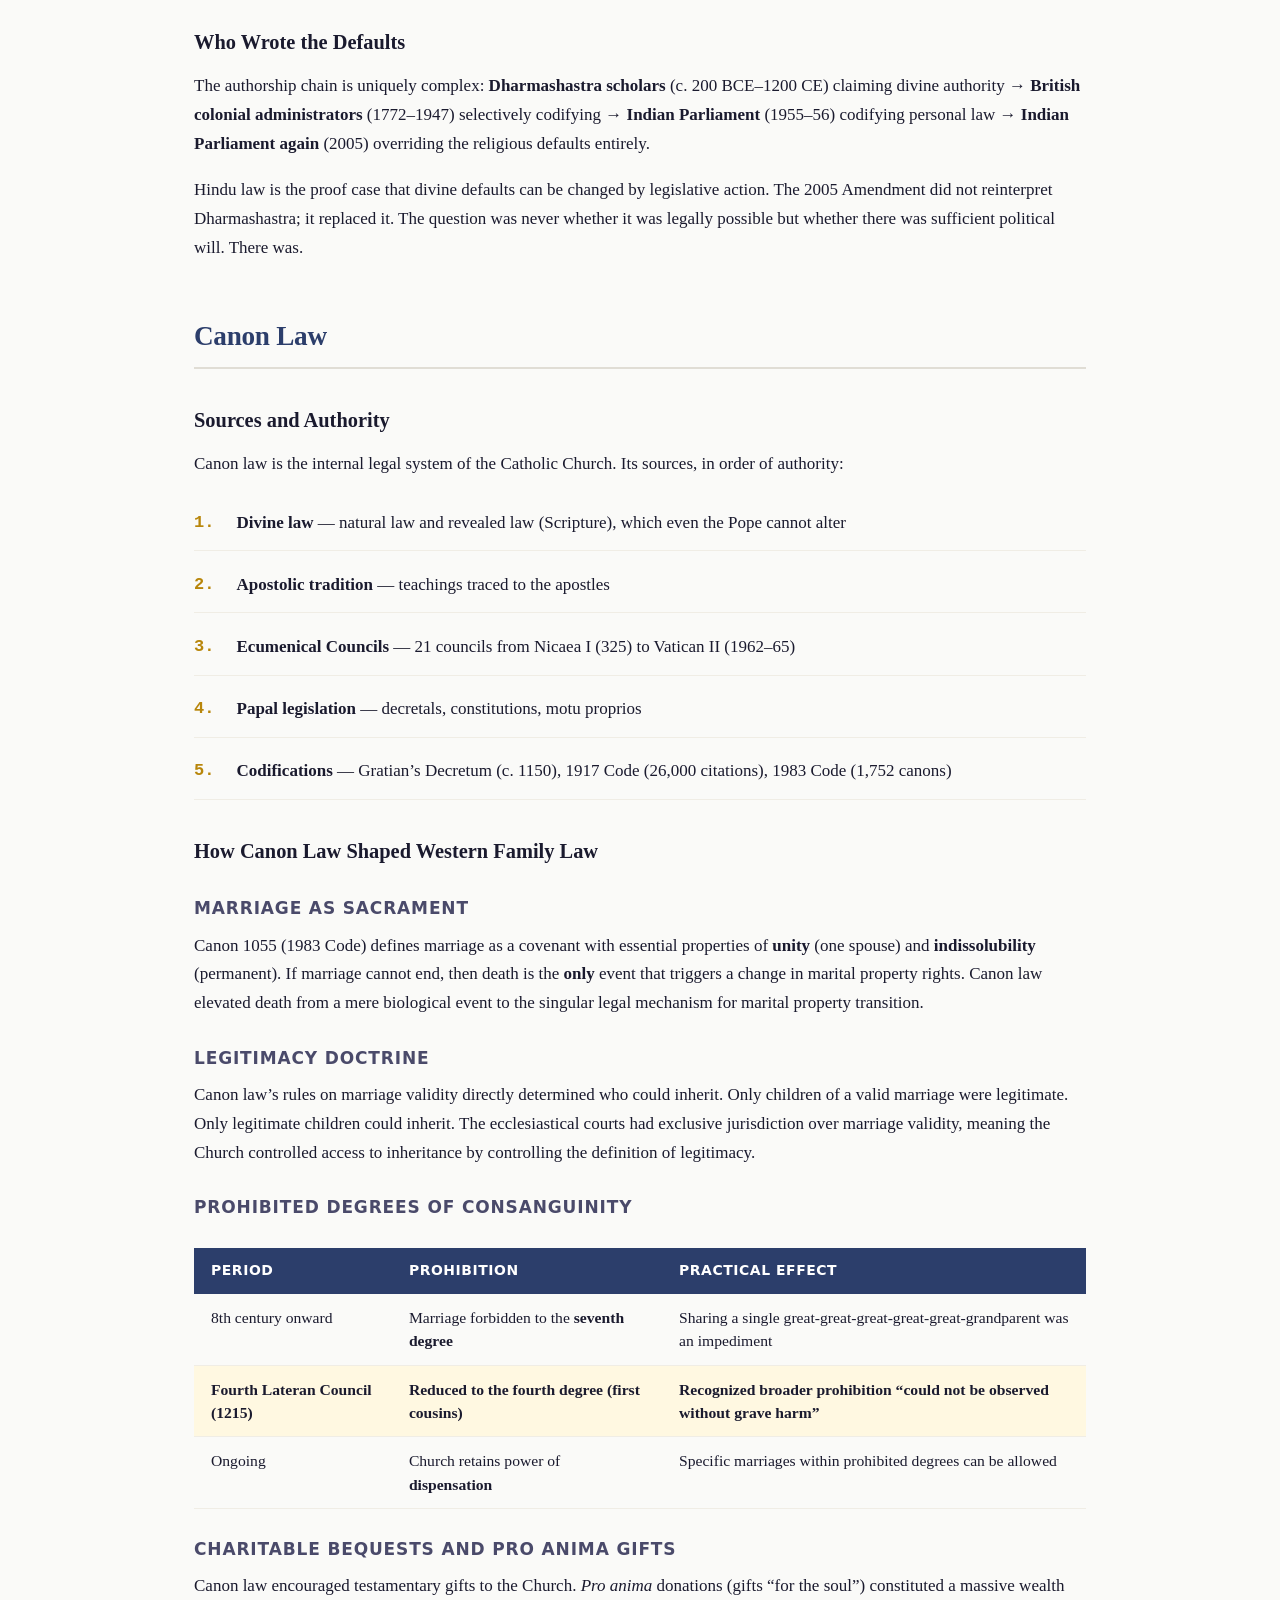
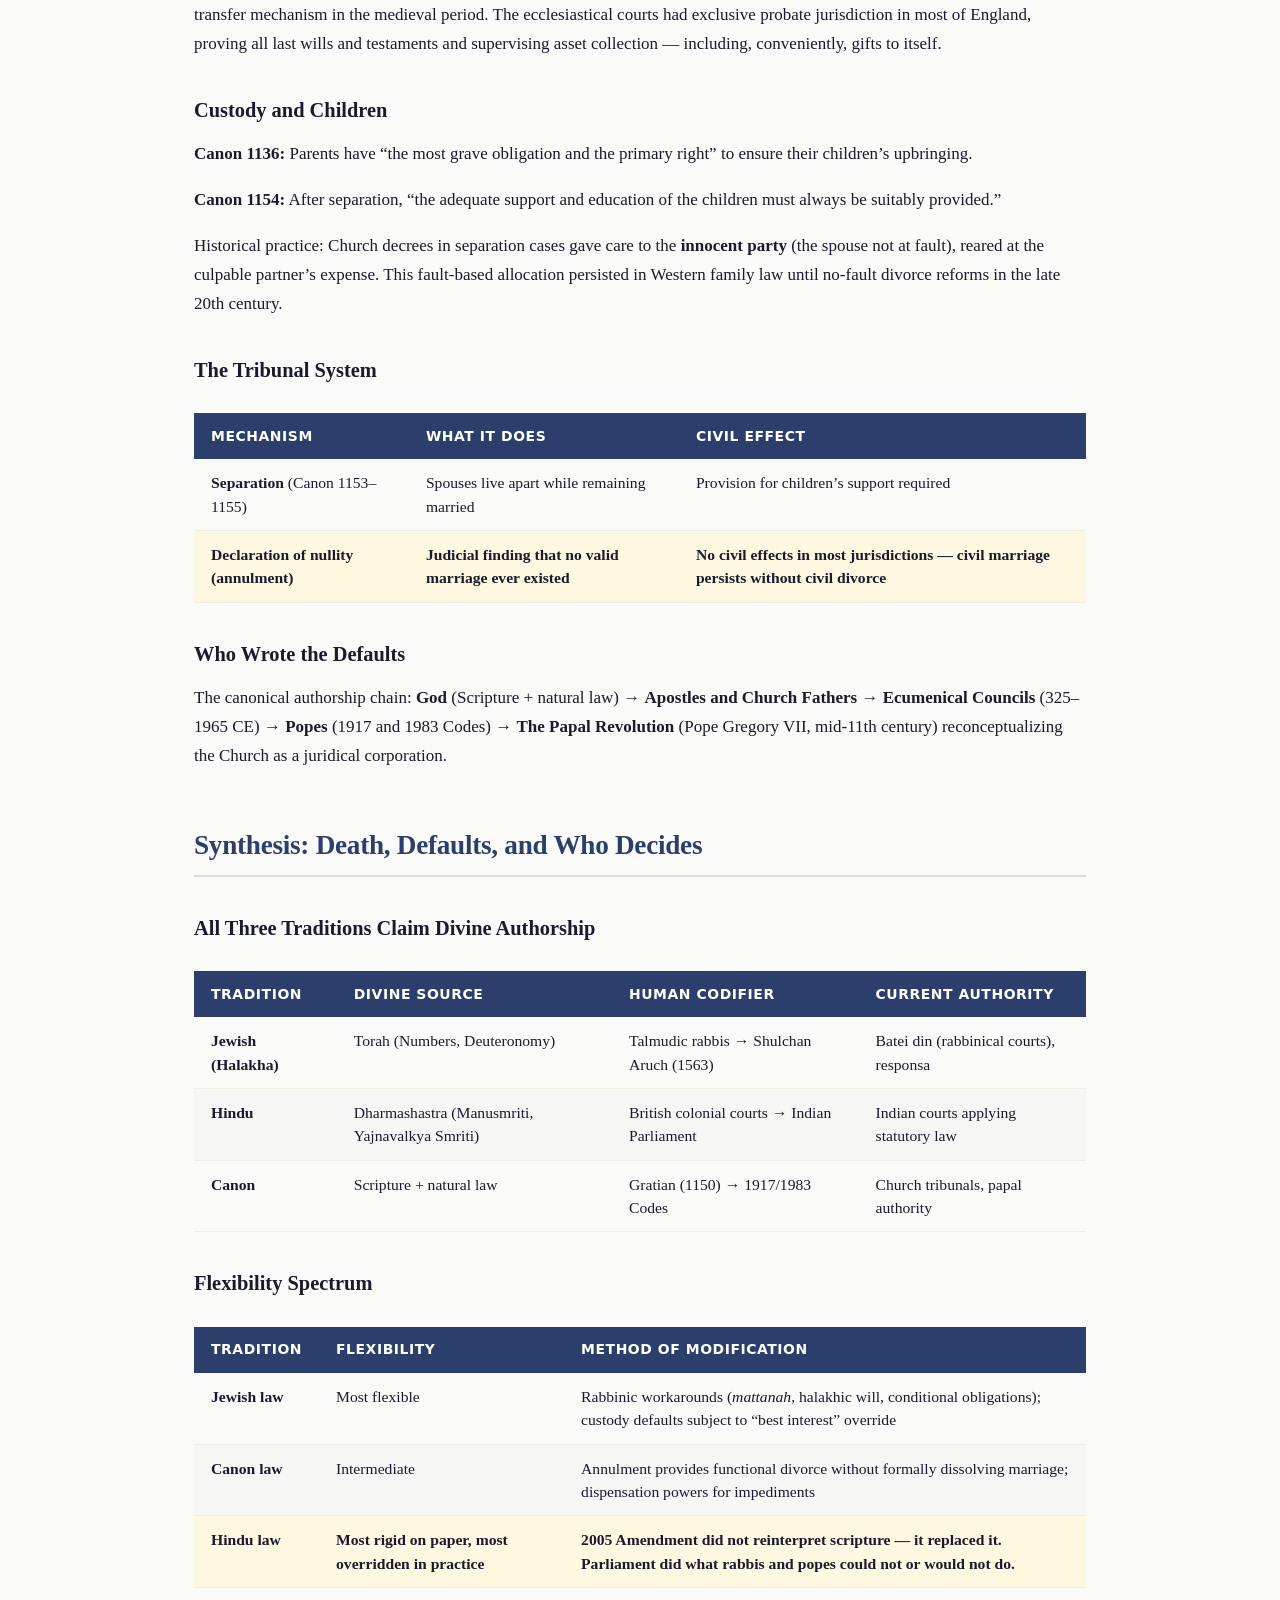
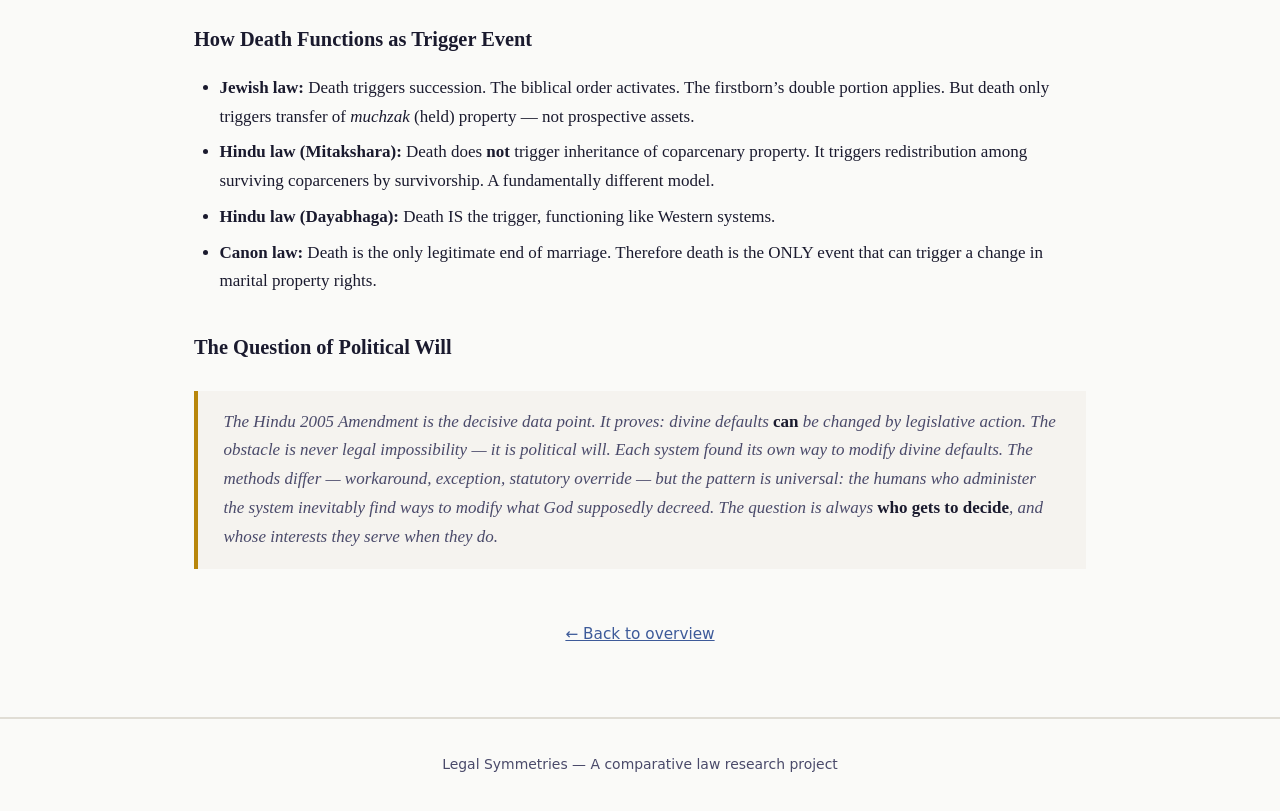
<file: docs/other-traditions.html>
<!DOCTYPE html>
<html lang="en">
<head>
  <meta charset="UTF-8">
  <meta name="viewport" content="width=device-width, initial-scale=1.0">
  <title>Other Traditions &mdash; Death, Default, and Floor</title>
  <link rel="stylesheet" href="assets/style.css">
</head>
<body>

<header class="hero">
  <div class="container">
    <h1>Other Traditions &mdash; Death, Default, and Floor</h1>
    <p class="subtitle">Jewish (Halakha), Hindu, Canon Law</p>
  </div>
</header>

<div class="breadcrumb">
  <div class="container">
    <a href="index.html">Legal Symmetries</a>
    <span class="sep">/</span>
    Other Traditions
  </div>
</div>

<main class="container">

  <p>Death is the universal trigger event. Every legal system must answer: when a person dies, who gets their property, who gets their children, and what happens to their obligations? The answers are never neutral. They encode power structures, theological commitments, and economic arrangements decided by someone, centuries or millennia ago.</p>

  <!-- ============================== -->
  <!-- JEWISH LAW (HALAKHA)           -->
  <!-- ============================== -->

  <h2>Jewish Law (Halakha)</h2>

  <h3>Sources and Authority</h3>

  <p>Jewish inheritance and family law derive from a layered textual tradition:</p>

  <ol class="axiom-list">
    <li><strong>Torah</strong> (Written Law) &mdash; the divine source. Numbers 27:8&ndash;11 and Deuteronomy 21:15&ndash;17 establish the inheritance defaults.</li>
    <li><strong>Talmud</strong> (Oral Law) &mdash; rabbinic interpretation, primarily Bava Batra (property) and Ketubot (marriage contracts). Codified c. 500 CE.</li>
    <li><strong>Shulchan Aruch</strong> &mdash; Joseph Karo&rsquo;s 1563 codification. Choshen Mishpat chapters 276&ndash;289 govern inheritance.</li>
    <li><strong>Responsa literature</strong> &mdash; ongoing rabbinic rulings applying principles to new situations.</li>
  </ol>

  <h3>The Biblical Order of Succession (Numbers 27:8&ndash;11)</h3>

  <table>
    <thead>
      <tr>
        <th>Priority</th>
        <th>Who Inherits</th>
        <th>Notes</th>
      </tr>
    </thead>
    <tbody>
      <tr class="highlight">
        <td><strong>1st</strong></td>
        <td>Sons</td>
        <td>Firstborn (<em>bechor</em>) receives a double portion (<em>pi shnayim</em>)</td>
      </tr>
      <tr>
        <td><strong>2nd</strong></td>
        <td>Daughters</td>
        <td>Only if there are no sons (case of Zelophehad&rsquo;s daughters, Numbers 27:1&ndash;11)</td>
      </tr>
      <tr>
        <td><strong>3rd</strong></td>
        <td>Brothers of the deceased</td>
        <td>If no children</td>
      </tr>
      <tr>
        <td><strong>4th</strong></td>
        <td>Father&rsquo;s brothers</td>
        <td>If no brothers</td>
      </tr>
      <tr>
        <td><strong>5th</strong></td>
        <td>Nearest relative in the clan</td>
        <td>Final default</td>
      </tr>
    </tbody>
  </table>

  <h4>The Bechor: Firstborn's Double Portion</h4>

  <p>The firstborn son receives <em>pi shnayim</em> &mdash; not &ldquo;twice as much&rdquo; but two shares out of the total. With four sons, the estate divides into five parts: the firstborn receives 2/5 (40%), each remaining son receives 1/5 (20%). Deuteronomy 21:15&ndash;17 adds an anti-manipulation rule: a father with multiple wives cannot declare the son of his favored wife as firstborn if an older son exists. The Torah prohibits gaming the default.</p>

  <h4>The Widow Does NOT Inherit</h4>

  <p>A widow has no inheritance rights in her husband&rsquo;s estate. She is not an heir. Instead, she receives two forms of financial protection:</p>

  <ul>
    <li><strong>Ketubah</strong> &mdash; the marriage contract specifying a fixed monetary obligation owed upon death or divorce. This is a debt against the estate, not an inheritance share.</li>
    <li><strong>Mezonot</strong> &mdash; maintenance rights. The widow may continue living in the marital home at the standard of living to which she was accustomed, funded from the estate, until she collects her ketubah or remarries.</li>
  </ul>

  <p>The mechanism is precise: once the widow collects her ketubah payment, the heirs have no further obligations. Until she collects, she can sell property to fund her maintenance. She is a <strong>creditor</strong> of the estate, not a <strong>beneficiary</strong>.</p>

  <h4>Can a Testator Override Biblical Inheritance?</h4>

  <p>In principle, <strong>no</strong>. The Shulchan Aruch (Choshen Mishpat 281:1) states that a stipulation contrary to Torah inheritance is not halakhically binding.</p>

  <p>In practice, <strong>yes</strong> &mdash; through <em>mattanah</em> (gift). The &ldquo;halakhic will&rdquo; (<em>tzavaah</em>) creates a conditional obligation during the testator&rsquo;s lifetime structured to take effect one minute before death. This is a legal fiction that operates through the law of gifts rather than the law of succession. Divine defaults that cannot be directly overridden, paired with rabbinic workarounds that achieve the same result through different legal categories.</p>

  <h3>Custody (<em>Mishpat</em>)</h3>

  <table>
    <thead>
      <tr>
        <th>Category</th>
        <th>Default Custody</th>
        <th>Rationale</th>
      </tr>
    </thead>
    <tbody>
      <tr>
        <td><strong>All children under age six</strong></td>
        <td>Mother</td>
        <td>Young children need physical care</td>
      </tr>
      <tr>
        <td><strong>Boys over age six</strong></td>
        <td>Father</td>
        <td>Father&rsquo;s obligation of <em>chinuch</em> (Torah education, vocational training)</td>
      </tr>
      <tr>
        <td><strong>Girls of any age</strong></td>
        <td>Mother</td>
        <td>Training in household management and women&rsquo;s <em>mitzvot</em></td>
      </tr>
    </tbody>
  </table>

  <p>The concept of <em>tovat hayeled</em> (&ldquo;welfare of the child&rdquo;) exists in Jewish law and has become increasingly central. Modern rabbinic authorities hold that a <em>beit din</em> may override Talmudic defaults when the welfare of the specific child demands it &mdash; examining mental stability of each parent, sibling unity, spiritual growth, and physical/emotional needs.</p>

  <h3>Who Wrote the Defaults</h3>

  <p>The architecture: <strong>God</strong> (Torah) sets the defaults &rarr; <strong>Rabbis</strong> (Talmud, c. 200&ndash;500 CE) interpret &rarr; <strong>Codifiers</strong> (Shulchan Aruch, 1563) systematize &rarr; <strong>Responsa</strong> (ongoing) adapt. The defaults are divine but the administration is human, with significant flexibility built in through legal mechanisms. More flexible than Islamic law&rsquo;s fixed shares but less flexible than purely secular systems.</p>

  <!-- ============================== -->
  <!-- HINDU LAW                      -->
  <!-- ============================== -->

  <h2>Hindu Law</h2>

  <h3>Sources and Authority</h3>

  <p>Hindu law has undergone the most dramatic transformation of any religious legal system, moving from divine scripture to colonial codification to parliamentary reform:</p>

  <ol class="axiom-list">
    <li><strong>Dharmashastra</strong> &mdash; Sanskrit legal texts including Manusmriti (c. 200 BCE&ndash;200 CE)</li>
    <li><strong>Commentarial schools</strong> &mdash; Mitakshara and Dayabhaga, diverging on fundamental property questions</li>
    <li><strong>Anglo-Hindu law</strong> (1772&ndash;1947) &mdash; British colonial codification, selectively translating Dharmashastra</li>
    <li><strong>Post-independence statutes</strong> (1955&ndash;56) &mdash; Hindu Marriage Act, Hindu Succession Act, Hindu Minority and Guardianship Act, Hindu Adoptions and Maintenance Act</li>
    <li><strong>The 2005 Amendment</strong> &mdash; fundamentally altered coparcenary rights</li>
  </ol>

  <h3>Two Schools of Inheritance</h3>

  <table>
    <thead>
      <tr>
        <th>Feature</th>
        <th>Mitakshara (Most of India)</th>
        <th>Dayabhaga (Bengal, Assam)</th>
      </tr>
    </thead>
    <tbody>
      <tr>
        <td><strong>Property model</strong></td>
        <td>Joint family property (<em>coparcenary</em>)</td>
        <td>Individual property rights</td>
      </tr>
      <tr class="highlight">
        <td><strong>Sons' rights</strong></td>
        <td>Birthright &mdash; acquire rights by birth, not death</td>
        <td>No birthright &mdash; inherit only on father&rsquo;s death</td>
      </tr>
      <tr>
        <td><strong>Death trigger</strong></td>
        <td>Redistribution among surviving coparceners (survivorship)</td>
        <td>Transfer of property (like Western inheritance)</td>
      </tr>
      <tr>
        <td><strong>Women&rsquo;s position (pre-2005)</strong></td>
        <td>Not coparceners; no birthright</td>
        <td>Widow could inherit husband&rsquo;s share</td>
      </tr>
    </tbody>
  </table>

  <h3>Hindu Succession Act 1956 &mdash; Key Provisions</h3>

  <table>
    <thead>
      <tr>
        <th>Section</th>
        <th>Provision</th>
        <th>Effect</th>
      </tr>
    </thead>
    <tbody>
      <tr>
        <td><strong>Section 6</strong></td>
        <td>Coparcenary property</td>
        <td>Originally codified Mitakshara survivorship; radically amended in 2005</td>
      </tr>
      <tr>
        <td><strong>Section 8</strong></td>
        <td>Male intestate succession</td>
        <td>Class I heirs (sons, daughters, widow, mother) inherit simultaneously and equally</td>
      </tr>
      <tr class="highlight">
        <td><strong>Section 14</strong></td>
        <td>Women&rsquo;s absolute property</td>
        <td>Abolished <em>stridhan</em> (limited women&rsquo;s estate); all property held as full owner</td>
      </tr>
      <tr>
        <td><strong>Section 15</strong></td>
        <td>Female intestate succession</td>
        <td>Property devolves: children/husband &rarr; husband&rsquo;s heirs &rarr; parents &rarr; father&rsquo;s heirs &rarr; mother&rsquo;s heirs</td>
      </tr>
    </tbody>
  </table>

  <h3>The 2005 Amendment: Parliament Overrides God</h3>

  <blockquote>
    &ldquo;A daughter of a coparcener shall <strong>by birth</strong> become a coparcener in her own right in the same manner as the son.&rdquo; &mdash; <strong>Hindu Succession (Amendment) Act, 2005</strong>
  </blockquote>

  <p>Daughters received the same rights in coparcenary property as sons. The right accrues at birth, not at the commencement of the Act. The amendment is retrospective. This is one of the most significant inheritance reforms in modern legal history &mdash; Parliament overrode centuries of Dharmashastra-based patrilineal tradition with a single statutory amendment.</p>

  <h3>Custody</h3>

  <table>
    <thead>
      <tr>
        <th>Provision</th>
        <th>Rule</th>
        <th>Source</th>
      </tr>
    </thead>
    <tbody>
      <tr>
        <td><strong>Natural guardian</strong></td>
        <td>Father first, then mother</td>
        <td>HMGA 1956, Section 6</td>
      </tr>
      <tr>
        <td><strong>Children under five</strong></td>
        <td>Custody goes to mother (exception to father-first)</td>
        <td>HMGA 1956, Section 6</td>
      </tr>
      <tr>
        <td><strong>Paramount consideration</strong></td>
        <td>Welfare of the minor overrides all defaults</td>
        <td>HMGA 1956, Section 13</td>
      </tr>
      <tr>
        <td><strong>Githa Hariharan (1999)</strong></td>
        <td>&ldquo;After&rdquo; the father means &ldquo;in the absence of,&rdquo; not &ldquo;after the death of&rdquo;</td>
        <td>Supreme Court</td>
      </tr>
      <tr>
        <td><strong>2024 reform</strong></td>
        <td>Calcutta HC established presumption of equal shared parental responsibility</td>
        <td>Calcutta HC guidelines, Sept. 2024</td>
      </tr>
    </tbody>
  </table>

  <h3>Who Wrote the Defaults</h3>

  <p>The authorship chain is uniquely complex: <strong>Dharmashastra scholars</strong> (c. 200 BCE&ndash;1200 CE) claiming divine authority &rarr; <strong>British colonial administrators</strong> (1772&ndash;1947) selectively codifying &rarr; <strong>Indian Parliament</strong> (1955&ndash;56) codifying personal law &rarr; <strong>Indian Parliament again</strong> (2005) overriding the religious defaults entirely.</p>

  <p>Hindu law is the proof case that divine defaults can be changed by legislative action. The 2005 Amendment did not reinterpret Dharmashastra; it replaced it. The question was never whether it was legally possible but whether there was sufficient political will. There was.</p>

  <!-- ============================== -->
  <!-- CANON LAW                      -->
  <!-- ============================== -->

  <h2>Canon Law</h2>

  <h3>Sources and Authority</h3>

  <p>Canon law is the internal legal system of the Catholic Church. Its sources, in order of authority:</p>

  <ol class="axiom-list">
    <li><strong>Divine law</strong> &mdash; natural law and revealed law (Scripture), which even the Pope cannot alter</li>
    <li><strong>Apostolic tradition</strong> &mdash; teachings traced to the apostles</li>
    <li><strong>Ecumenical Councils</strong> &mdash; 21 councils from Nicaea I (325) to Vatican II (1962&ndash;65)</li>
    <li><strong>Papal legislation</strong> &mdash; decretals, constitutions, motu proprios</li>
    <li><strong>Codifications</strong> &mdash; Gratian&rsquo;s Decretum (c. 1150), 1917 Code (26,000 citations), 1983 Code (1,752 canons)</li>
  </ol>

  <h3>How Canon Law Shaped Western Family Law</h3>

  <h4>Marriage as Sacrament</h4>

  <p>Canon 1055 (1983 Code) defines marriage as a covenant with essential properties of <strong>unity</strong> (one spouse) and <strong>indissolubility</strong> (permanent). If marriage cannot end, then death is the <strong>only</strong> event that triggers a change in marital property rights. Canon law elevated death from a mere biological event to the singular legal mechanism for marital property transition.</p>

  <h4>Legitimacy Doctrine</h4>

  <p>Canon law&rsquo;s rules on marriage validity directly determined who could inherit. Only children of a valid marriage were legitimate. Only legitimate children could inherit. The ecclesiastical courts had exclusive jurisdiction over marriage validity, meaning the Church controlled access to inheritance by controlling the definition of legitimacy.</p>

  <h4>Prohibited Degrees of Consanguinity</h4>

  <table>
    <thead>
      <tr>
        <th>Period</th>
        <th>Prohibition</th>
        <th>Practical Effect</th>
      </tr>
    </thead>
    <tbody>
      <tr>
        <td>8th century onward</td>
        <td>Marriage forbidden to the <strong>seventh degree</strong></td>
        <td>Sharing a single great-great-great-great-great-grandparent was an impediment</td>
      </tr>
      <tr class="highlight">
        <td>Fourth Lateran Council (1215)</td>
        <td>Reduced to the <strong>fourth degree</strong> (first cousins)</td>
        <td>Recognized broader prohibition &ldquo;could not be observed without grave harm&rdquo;</td>
      </tr>
      <tr>
        <td>Ongoing</td>
        <td>Church retains power of <strong>dispensation</strong></td>
        <td>Specific marriages within prohibited degrees can be allowed</td>
      </tr>
    </tbody>
  </table>

  <h4>Charitable Bequests and Pro Anima Gifts</h4>

  <p>Canon law encouraged testamentary gifts to the Church. <em>Pro anima</em> donations (gifts &ldquo;for the soul&rdquo;) constituted a massive wealth transfer mechanism in the medieval period. The ecclesiastical courts had exclusive probate jurisdiction in most of England, proving all last wills and testaments and supervising asset collection &mdash; including, conveniently, gifts to itself.</p>

  <h3>Custody and Children</h3>

  <p><strong>Canon 1136:</strong> Parents have &ldquo;the most grave obligation and the primary right&rdquo; to ensure their children&rsquo;s upbringing.</p>

  <p><strong>Canon 1154:</strong> After separation, &ldquo;the adequate support and education of the children must always be suitably provided.&rdquo;</p>

  <p>Historical practice: Church decrees in separation cases gave care to the <strong>innocent party</strong> (the spouse not at fault), reared at the culpable partner&rsquo;s expense. This fault-based allocation persisted in Western family law until no-fault divorce reforms in the late 20th century.</p>

  <h3>The Tribunal System</h3>

  <table>
    <thead>
      <tr>
        <th>Mechanism</th>
        <th>What It Does</th>
        <th>Civil Effect</th>
      </tr>
    </thead>
    <tbody>
      <tr>
        <td><strong>Separation</strong> (Canon 1153&ndash;1155)</td>
        <td>Spouses live apart while remaining married</td>
        <td>Provision for children&rsquo;s support required</td>
      </tr>
      <tr class="highlight">
        <td><strong>Declaration of nullity</strong> (annulment)</td>
        <td>Judicial finding that no valid marriage ever existed</td>
        <td>No civil effects in most jurisdictions &mdash; civil marriage persists without civil divorce</td>
      </tr>
    </tbody>
  </table>

  <h3>Who Wrote the Defaults</h3>

  <p>The canonical authorship chain: <strong>God</strong> (Scripture + natural law) &rarr; <strong>Apostles and Church Fathers</strong> &rarr; <strong>Ecumenical Councils</strong> (325&ndash;1965 CE) &rarr; <strong>Popes</strong> (1917 and 1983 Codes) &rarr; <strong>The Papal Revolution</strong> (Pope Gregory VII, mid-11th century) reconceptualizing the Church as a juridical corporation.</p>

  <!-- ============================== -->
  <!-- SYNTHESIS                      -->
  <!-- ============================== -->

  <h2>Synthesis: Death, Defaults, and Who Decides</h2>

  <h3>All Three Traditions Claim Divine Authorship</h3>

  <table>
    <thead>
      <tr>
        <th>Tradition</th>
        <th>Divine Source</th>
        <th>Human Codifier</th>
        <th>Current Authority</th>
      </tr>
    </thead>
    <tbody>
      <tr>
        <td><strong>Jewish (Halakha)</strong></td>
        <td>Torah (Numbers, Deuteronomy)</td>
        <td>Talmudic rabbis &rarr; Shulchan Aruch (1563)</td>
        <td>Batei din (rabbinical courts), responsa</td>
      </tr>
      <tr>
        <td><strong>Hindu</strong></td>
        <td>Dharmashastra (Manusmriti, Yajnavalkya Smriti)</td>
        <td>British colonial courts &rarr; Indian Parliament</td>
        <td>Indian courts applying statutory law</td>
      </tr>
      <tr>
        <td><strong>Canon</strong></td>
        <td>Scripture + natural law</td>
        <td>Gratian (1150) &rarr; 1917/1983 Codes</td>
        <td>Church tribunals, papal authority</td>
      </tr>
    </tbody>
  </table>

  <h3>Flexibility Spectrum</h3>

  <table>
    <thead>
      <tr>
        <th>Tradition</th>
        <th>Flexibility</th>
        <th>Method of Modification</th>
      </tr>
    </thead>
    <tbody>
      <tr>
        <td><strong>Jewish law</strong></td>
        <td>Most flexible</td>
        <td>Rabbinic workarounds (<em>mattanah</em>, halakhic will, conditional obligations); custody defaults subject to &ldquo;best interest&rdquo; override</td>
      </tr>
      <tr>
        <td><strong>Canon law</strong></td>
        <td>Intermediate</td>
        <td>Annulment provides functional divorce without formally dissolving marriage; dispensation powers for impediments</td>
      </tr>
      <tr class="highlight">
        <td><strong>Hindu law</strong></td>
        <td>Most rigid on paper, most overridden in practice</td>
        <td>2005 Amendment did not reinterpret scripture &mdash; it replaced it. Parliament did what rabbis and popes could not or would not do.</td>
      </tr>
    </tbody>
  </table>

  <h3>How Death Functions as Trigger Event</h3>

  <ul>
    <li><strong>Jewish law:</strong> Death triggers succession. The biblical order activates. The firstborn&rsquo;s double portion applies. But death only triggers transfer of <em>muchzak</em> (held) property &mdash; not prospective assets.</li>
    <li><strong>Hindu law (Mitakshara):</strong> Death does <strong>not</strong> trigger inheritance of coparcenary property. It triggers redistribution among surviving coparceners by survivorship. A fundamentally different model.</li>
    <li><strong>Hindu law (Dayabhaga):</strong> Death IS the trigger, functioning like Western systems.</li>
    <li><strong>Canon law:</strong> Death is the only legitimate end of marriage. Therefore death is the ONLY event that can trigger a change in marital property rights.</li>
  </ul>

  <h3>The Question of Political Will</h3>

  <blockquote>
    The Hindu 2005 Amendment is the decisive data point. It proves: divine defaults <strong>can</strong> be changed by legislative action. The obstacle is never legal impossibility &mdash; it is political will. Each system found its own way to modify divine defaults. The methods differ &mdash; workaround, exception, statutory override &mdash; but the pattern is universal: the humans who administer the system inevitably find ways to modify what God supposedly decreed. The question is always <strong>who gets to decide</strong>, and whose interests they serve when they do.
  </blockquote>

  <p style="margin-top:3rem; text-align:center;">
    <a href="index.html" style="font-family:var(--font-sans); font-size:0.9rem;">&larr; Back to overview</a>
  </p>

</main>

<footer class="footer">
  <div class="container">
    Legal Symmetries &mdash; A comparative law research project
  </div>
</footer>

</body>
</html>
</file>
<file: docs/assets/style.css>
:root {
  --color-bg: #fafaf8;
  --color-surface: #ffffff;
  --color-text: #1a1a2e;
  --color-text-secondary: #4a4a6a;
  --color-accent: #2c3e6b;
  --color-accent-light: #3d5a99;
  --color-gold: #b8860b;
  --color-gold-light: #daa520;
  --color-border: #e0ddd5;
  --color-border-light: #f0ede5;
  --color-code-bg: #f5f3ef;
  --color-highlight: #fffde7;
  --font-serif: Georgia, 'Times New Roman', serif;
  --font-sans: -apple-system, BlinkMacSystemFont, 'Segoe UI', system-ui, sans-serif;
  --font-mono: 'SF Mono', 'Fira Code', 'Cascadia Code', monospace;
  --max-width: 960px;
  --max-width-wide: 1200px;
}

* { margin: 0; padding: 0; box-sizing: border-box; }

html { font-size: 17px; scroll-behavior: smooth; }

body {
  font-family: var(--font-serif);
  color: var(--color-text);
  background: var(--color-bg);
  line-height: 1.7;
  -webkit-font-smoothing: antialiased;
}

.container { max-width: var(--max-width); margin: 0 auto; padding: 0 2rem; }
.container-wide { max-width: var(--max-width-wide); margin: 0 auto; padding: 0 2rem; }

/* Hero */
.hero {
  background: linear-gradient(135deg, var(--color-accent) 0%, #1a2744 100%);
  color: #fff;
  padding: 4rem 0 3.5rem;
  border-bottom: 4px solid var(--color-gold);
}
.hero h1 {
  font-size: 2.6rem;
  font-weight: 700;
  letter-spacing: -0.02em;
  margin-bottom: 0.75rem;
}
.hero .subtitle {
  font-size: 1.15rem;
  opacity: 0.85;
  font-style: italic;
  max-width: 640px;
  line-height: 1.6;
}
.hero .epigraph {
  margin-top: 2rem;
  padding: 1.25rem 1.5rem;
  background: rgba(255,255,255,0.08);
  border-left: 3px solid var(--color-gold);
  font-style: italic;
  font-size: 1.05rem;
  line-height: 1.6;
  max-width: 600px;
}
.hero .epigraph .attribution {
  display: block;
  margin-top: 0.5rem;
  font-style: normal;
  font-size: 0.85rem;
  opacity: 0.7;
}

/* Navigation breadcrumb */
.breadcrumb {
  padding: 1rem 0;
  font-family: var(--font-sans);
  font-size: 0.85rem;
  color: var(--color-text-secondary);
  border-bottom: 1px solid var(--color-border-light);
}
.breadcrumb a {
  color: var(--color-accent);
  text-decoration: none;
}
.breadcrumb a:hover { text-decoration: underline; }
.breadcrumb .sep { margin: 0 0.5rem; opacity: 0.4; }

/* Section headings */
h2 {
  font-size: 1.6rem;
  color: var(--color-accent);
  margin: 3rem 0 1rem;
  padding-bottom: 0.4rem;
  border-bottom: 2px solid var(--color-border);
  letter-spacing: -0.01em;
}
h3 {
  font-size: 1.2rem;
  color: var(--color-text);
  margin: 2rem 0 0.75rem;
  font-weight: 600;
}
h4 {
  font-size: 1rem;
  color: var(--color-text-secondary);
  margin: 1.5rem 0 0.5rem;
  font-weight: 600;
  text-transform: uppercase;
  letter-spacing: 0.05em;
  font-family: var(--font-sans);
}

p { margin-bottom: 1rem; }

a { color: var(--color-accent-light); }
a:hover { color: var(--color-gold); }

strong { font-weight: 700; }
em { font-style: italic; }

/* Tables */
table {
  width: 100%;
  border-collapse: collapse;
  margin: 1.5rem 0;
  font-size: 0.92rem;
  line-height: 1.5;
}
thead {
  background: var(--color-accent);
  color: #fff;
}
thead th {
  padding: 0.75rem 1rem;
  text-align: left;
  font-family: var(--font-sans);
  font-weight: 600;
  font-size: 0.82rem;
  text-transform: uppercase;
  letter-spacing: 0.04em;
}
tbody td {
  padding: 0.7rem 1rem;
  border-bottom: 1px solid var(--color-border-light);
  vertical-align: top;
}
tbody tr:hover { background: var(--color-highlight); }
tbody tr:nth-child(even) { background: rgba(0,0,0,0.015); }
tbody tr:nth-child(even):hover { background: var(--color-highlight); }

/* Highlight row */
tr.highlight td {
  background: #fff8e1;
  font-weight: 600;
}

/* Card grid */
.card-grid {
  display: grid;
  grid-template-columns: repeat(auto-fill, minmax(280px, 1fr));
  gap: 1.25rem;
  margin: 2rem 0;
}
.card {
  background: var(--color-surface);
  border: 1px solid var(--color-border);
  border-radius: 6px;
  padding: 1.5rem;
  transition: border-color 0.2s, box-shadow 0.2s;
  text-decoration: none;
  color: inherit;
  display: block;
}
.card:hover {
  border-color: var(--color-gold);
  box-shadow: 0 2px 12px rgba(0,0,0,0.06);
  color: inherit;
}
.card .card-title {
  font-size: 1.1rem;
  font-weight: 700;
  color: var(--color-accent);
  margin-bottom: 0.5rem;
  font-family: var(--font-sans);
}
.card .card-count {
  font-family: var(--font-mono);
  font-size: 0.8rem;
  color: var(--color-gold);
  margin-bottom: 0.5rem;
}
.card .card-desc {
  font-size: 0.9rem;
  color: var(--color-text-secondary);
  line-height: 1.5;
}
.card .card-insight {
  margin-top: 0.75rem;
  padding-top: 0.75rem;
  border-top: 1px solid var(--color-border-light);
  font-size: 0.85rem;
  font-style: italic;
  color: var(--color-text-secondary);
}

/* Blockquotes */
blockquote {
  margin: 1.5rem 0;
  padding: 1rem 1.5rem;
  background: var(--color-code-bg);
  border-left: 4px solid var(--color-gold);
  font-style: italic;
  color: var(--color-text-secondary);
}
blockquote strong {
  color: var(--color-text);
  font-style: normal;
}

/* Code */
code {
  font-family: var(--font-mono);
  font-size: 0.85em;
  background: var(--color-code-bg);
  padding: 0.15em 0.4em;
  border-radius: 3px;
}

/* Lists */
ul, ol {
  margin: 1rem 0;
  padding-left: 1.5rem;
}
li { margin-bottom: 0.4rem; }

/* Numbered axiom list */
.axiom-list {
  list-style: none;
  counter-reset: axiom;
  padding-left: 0;
}
.axiom-list li {
  counter-increment: axiom;
  padding: 0.75rem 0 0.75rem 2.5rem;
  position: relative;
  border-bottom: 1px solid var(--color-border-light);
}
.axiom-list li::before {
  content: counter(axiom) ".";
  position: absolute;
  left: 0;
  font-weight: 700;
  color: var(--color-gold);
  font-family: var(--font-mono);
}

/* Footer */
.footer {
  margin-top: 4rem;
  padding: 2rem 0;
  border-top: 2px solid var(--color-border);
  font-family: var(--font-sans);
  font-size: 0.82rem;
  color: var(--color-text-secondary);
  text-align: center;
}

/* Responsive */
@media (max-width: 768px) {
  html { font-size: 15px; }
  .hero { padding: 2.5rem 0 2rem; }
  .hero h1 { font-size: 1.8rem; }
  .card-grid { grid-template-columns: 1fr; }
  table { font-size: 0.82rem; }
  thead th, tbody td { padding: 0.5rem 0.6rem; }
}

@media print {
  .hero { background: none; color: var(--color-text); border-bottom: 2px solid #000; }
  .card { break-inside: avoid; border: 1px solid #ccc; }
  a { color: var(--color-text); text-decoration: underline; }
  .breadcrumb { display: none; }
}
</file>
